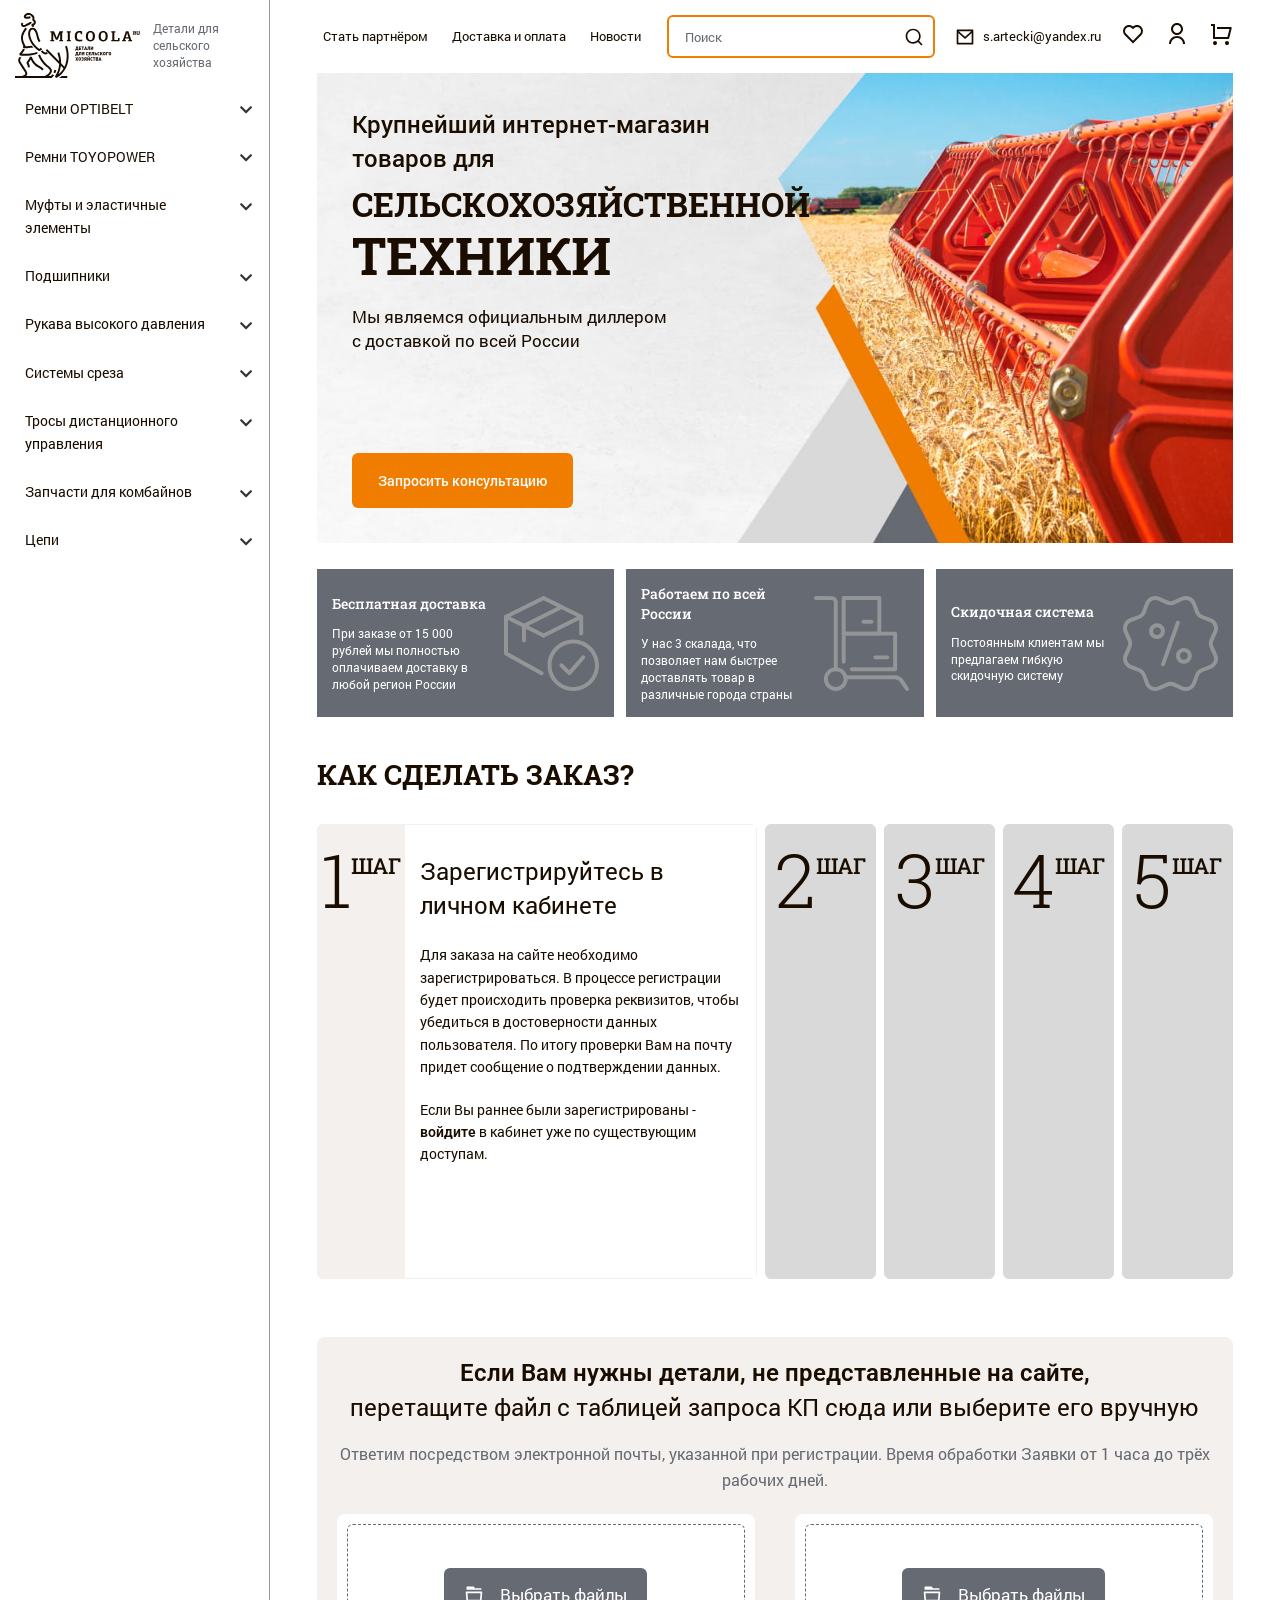
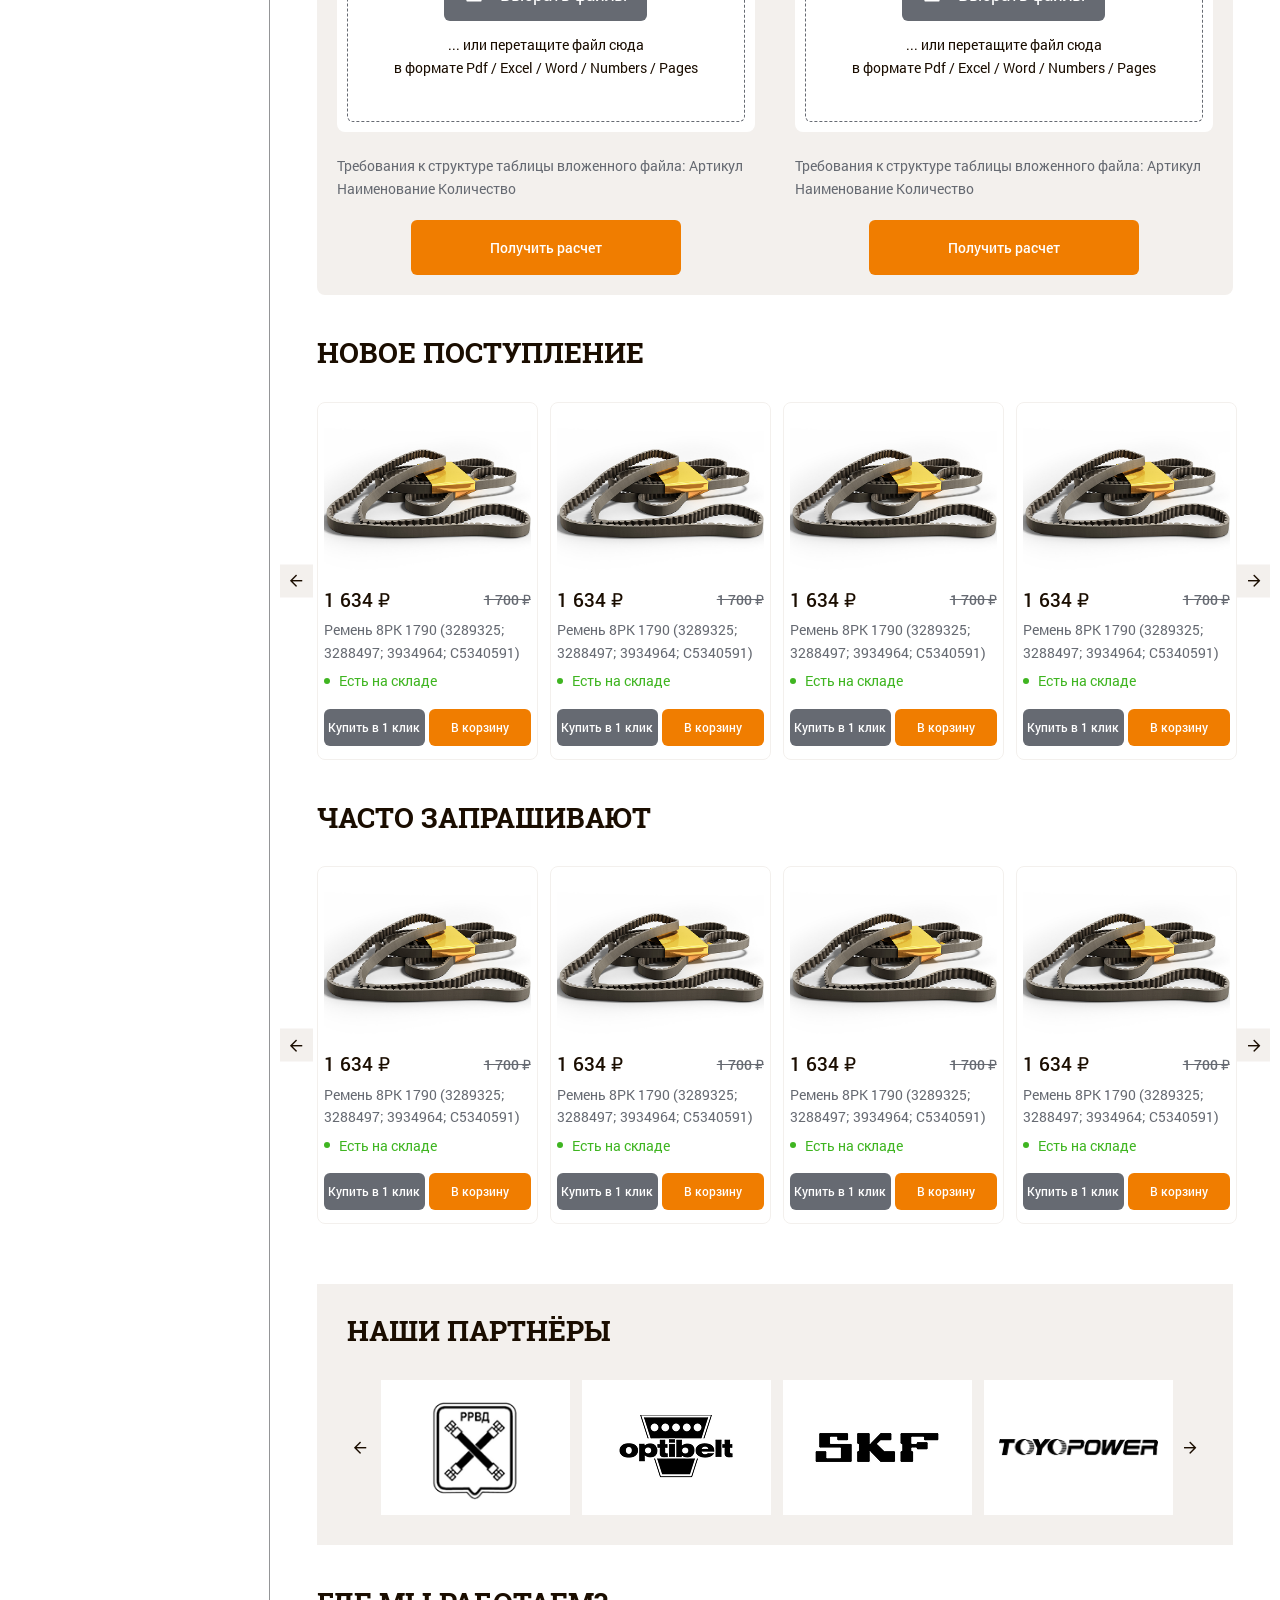
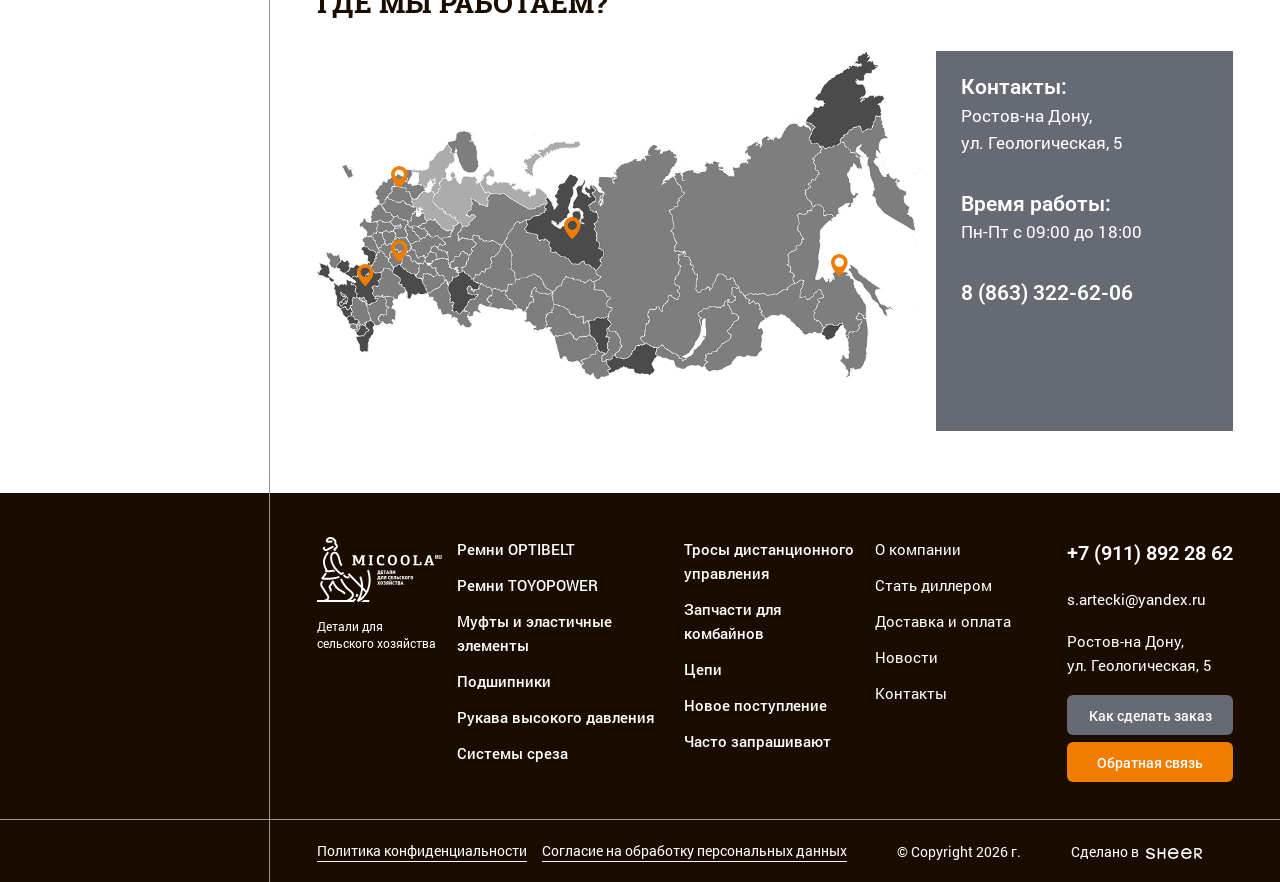
<file: index.html>
<!DOCTYPE html>
<!--[if lt IE 7]><html lang="ru" class="lt-ie9 lt-ie8 lt-ie7"><![endif]-->
<!--[if IE 7]><html lang="ru" class="lt-ie9 lt-ie8"><![endif]-->
<!--[if IE 8]><html lang="ru" class="lt-ie9"><![endif]-->
<!--[if gt IE 8]><!-->
<html lang="ru">
<!--<![endif]-->
<head>
	<meta charset="utf-8" />
	<title>Заголовок</title>
	<meta http-equiv="X-UA-Compatible" content="IE=edge" />
	<meta name="viewport" content="width=device-width, initial-scale=1, maximum-scale=1">
	<meta name="format-detection" content="telephone=no" />
	<link rel="shortcut icon" href="favicon.png" />
	<link rel="stylesheet" href="libs/bootstrap/bootstrap-grid.css" />
	<link rel="stylesheet" href="libs/fontawesome-free-5.12.0-web/css/all.min.css" />
	<link rel="stylesheet" href="libs/fancybox-master/dist/jquery.fancybox.min.css" />
	<link rel="stylesheet" href="libs/ion.rangeSlider-master/css/ion.rangeSlider.min.css" />
	<link rel="stylesheet" href="libs/slick-1.5.9/slick/slick.css" />
	<link rel="stylesheet" href="css/fonts.css?ver=1.5" />
	<link rel="stylesheet" href="css/main.css?ver=1.5" />
	<link rel="stylesheet" href="css/media.css?ver=1.5" />
</head>
<body> 

	<div class="wrapper">

		<div class="wrapper-page">

			<div class="fixed-buttons">
				<a href="#modal-login" class="fixed-buttons__btn fancybox">
					<svg width="24" height="24" viewBox="0 0 24 24" fill="none" xmlns="http://www.w3.org/2000/svg"><g clip-path="url(#clip0_2_392)"><path d="M4 22C4 19.8783 4.84285 17.8434 6.34315 16.3431C7.84344 14.8429 9.87827 14 12 14C14.1217 14 16.1566 14.8429 17.6569 16.3431C19.1571 17.8434 20 19.8783 20 22H18C18 20.4087 17.3679 18.8826 16.2426 17.7574C15.1174 16.6321 13.5913 16 12 16C10.4087 16 8.88258 16.6321 7.75736 17.7574C6.63214 18.8826 6 20.4087 6 22H4ZM12 13C8.685 13 6 10.315 6 7C6 3.685 8.685 1 12 1C15.315 1 18 3.685 18 7C18 10.315 15.315 13 12 13ZM12 11C14.21 11 16 9.21 16 7C16 4.79 14.21 3 12 3C9.79 3 8 4.79 8 7C8 9.21 9.79 11 12 11Z" fill="#1A0D00" /></g><defs><clipPath id="clip0_2_392"><rect width="24" height="24" fill="white" /></clipPath></defs></svg>
				</a>
				<div class="fixed-buttons__btn open-search">
					<svg width="24" height="24" viewBox="0 0 24 24" fill="none" xmlns="http://www.w3.org/2000/svg"><g clip-path="url(#clip0_3_35)"><path d="M18.031 16.617L22.314 20.899L20.899 22.314L16.617 18.031C15.0237 19.3082 13.042 20.0029 11 20C6.032 20 2 15.968 2 11C2 6.032 6.032 2 11 2C15.968 2 20 6.032 20 11C20.0029 13.042 19.3082 15.0237 18.031 16.617ZM16.025 15.875C17.2941 14.5699 18.0029 12.8204 18 11C18 7.132 14.867 4 11 4C7.132 4 4 7.132 4 11C4 14.867 7.132 18 11 18C12.8204 18.0029 14.5699 17.2941 15.875 16.025L16.025 15.875Z" fill="#1A0D00"></path></g><defs><clipPath id="clip0_3_35"><rect width="24" height="24" fill="white"></rect></clipPath></defs></svg>
					<i class="fal fa-times"></i>
				</div>
				<a href="#" class="fixed-buttons__btn">
					<svg width="24" height="24" viewBox="0 0 24 24" fill="none" xmlns="http://www.w3.org/2000/svg"><g clip-path="url(#clip0_2_411)"><path d="M12.001 4.529C14.35 2.42 17.98 2.49 20.243 4.757C22.505 7.025 22.583 10.637 20.479 12.993L11.999 21.485L3.52101 12.993C1.41701 10.637 1.49601 7.019 3.75701 4.757C6.02201 2.493 9.64501 2.417 12.001 4.529ZM18.827 6.17C17.327 4.668 14.907 4.607 13.337 6.017L12.002 7.215L10.666 6.018C9.09101 4.606 6.67601 4.668 5.17201 6.172C3.68201 7.662 3.60701 10.047 4.98001 11.623L12 18.654L19.02 11.624C20.394 10.047 20.319 7.665 18.827 6.17Z" fill="#1A0D00" /></g><defs><clipPath id="clip0_2_411"><rect width="24" height="24" fill="white" /></clipPath></defs></svg>
				</a>
				<a href="#" class="fixed-buttons__btn">
					<svg width="24" height="24" viewBox="0 0 24 24" fill="none" xmlns="http://www.w3.org/2000/svg"><g clip-path="url(#clip0_2_410)"><path d="M4 16V4H2V2H5C5.26522 2 5.51957 2.10536 5.70711 2.29289C5.89464 2.48043 6 2.73478 6 3V15H18.438L20.438 7H8V5H21.72C21.872 5 22.022 5.03466 22.1586 5.10134C22.2952 5.16801 22.4148 5.26495 22.5083 5.38479C22.6019 5.50462 22.6668 5.6442 22.6983 5.79291C22.7298 5.94162 22.7269 6.09555 22.69 6.243L20.19 16.243C20.1358 16.4592 20.011 16.6512 19.8352 16.7883C19.6595 16.9255 19.4429 17 19.22 17H5C4.73478 17 4.48043 16.8946 4.29289 16.7071C4.10536 16.5196 4 16.2652 4 16ZM6 23C5.46957 23 4.96086 22.7893 4.58579 22.4142C4.21071 22.0391 4 21.5304 4 21C4 20.4696 4.21071 19.9609 4.58579 19.5858C4.96086 19.2107 5.46957 19 6 19C6.53043 19 7.03914 19.2107 7.41421 19.5858C7.78929 19.9609 8 20.4696 8 21C8 21.5304 7.78929 22.0391 7.41421 22.4142C7.03914 22.7893 6.53043 23 6 23ZM18 23C17.4696 23 16.9609 22.7893 16.5858 22.4142C16.2107 22.0391 16 21.5304 16 21C16 20.4696 16.2107 19.9609 16.5858 19.5858C16.9609 19.2107 17.4696 19 18 19C18.5304 19 19.0391 19.2107 19.4142 19.5858C19.7893 19.9609 20 20.4696 20 21C20 21.5304 19.7893 22.0391 19.4142 22.4142C19.0391 22.7893 18.5304 23 18 23Z" fill="#1A0D00" /></g><defs><clipPath id="clip0_2_410"><rect width="24" height="24" fill="white" /></clipPath></defs></svg>
				</a>
			</div>

			<div class="sidebar">
				<div class="sidebar__content">
					<div class="logo-wrap">
						<a href="#" class="logo">
							<img src="img/logo.svg" alt="alt">
						</a>
						<div class="logo-descr">Детали для сельского хозяйства</div>
					</div>
					<nav class="nav">
						<ul class="nav__list">
							<li><a href="#">Стать партнёром</a></li>
							<li><a href="#">Доставка и оплата</a></li>
							<li><a href="#">Новости</a></li>
						</ul>
					</nav>
					<nav class="menu">
						<ul class="menu__list">
							<li class="menu__haschild">
								<a href="#">Ремни OPTIBELT</a>
								<div class="menu__arrow"><i class="fas fa-chevron-down"></i></div>
								<div class="menu__dropdown">
									<ul>
										<li><a href="#">Для импортной техники</a></li>
										<li><a href="#">Клиновой</a></li>
										<li><a href="#">Узкий клиновой</a></li>
										<li><a href="#">Вентиляторный</a></li>
										<li><a href="#">Вариаторный</a></li>
										<li><a href="#">Многоручьевой</a></li>
										<li><a href="#">Поликлиновой</a></li>
									</ul>
								</div>
							</li>
							<li class="menu__haschild">
								<a href="#">Ремни TOYOPOWER</a>
								<div class="menu__arrow"><i class="fas fa-chevron-down"></i></div>
								<div class="menu__dropdown">
									<ul>
										<li><a href="#">Для импортной техники</a></li>
										<li><a href="#">Клиновой</a></li>
										<li><a href="#">Узкий клиновой</a></li>
										<li><a href="#">Вентиляторный</a></li>
										<li><a href="#">Вариаторный</a></li>
										<li><a href="#">Многоручьевой</a></li>
										<li><a href="#">Поликлиновой</a></li>
									</ul>
								</div>
							</li>
							<li class="menu__haschild">
								<a href="#">Муфты и эластичные элементы</a>
								<div class="menu__arrow"><i class="fas fa-chevron-down"></i></div>
								<div class="menu__dropdown">
									<ul>
										<li><a href="#">Для импортной техники</a></li>
										<li><a href="#">Клиновой</a></li>
										<li><a href="#">Узкий клиновой</a></li>
										<li><a href="#">Вентиляторный</a></li>
										<li><a href="#">Вариаторный</a></li>
										<li><a href="#">Многоручьевой</a></li>
										<li><a href="#">Поликлиновой</a></li>
									</ul>
								</div>
							</li>
							<li class="menu__haschild">
								<a href="#">Подшипники</a>
								<div class="menu__arrow"><i class="fas fa-chevron-down"></i></div>
								<div class="menu__dropdown">
									<ul>
										<li><a href="#">Для импортной техники</a></li>
										<li><a href="#">Клиновой</a></li>
										<li><a href="#">Узкий клиновой</a></li>
										<li><a href="#">Вентиляторный</a></li>
										<li><a href="#">Вариаторный</a></li>
										<li><a href="#">Многоручьевой</a></li>
										<li><a href="#">Поликлиновой</a></li>
									</ul>
								</div>
							</li>
							<li class="menu__haschild">
								<a href="#">Рукава высокого давления</a>
								<div class="menu__arrow"><i class="fas fa-chevron-down"></i></div>
								<div class="menu__dropdown">
									<ul>
										<li><a href="#">Для импортной техники</a></li>
										<li><a href="#">Клиновой</a></li>
										<li><a href="#">Узкий клиновой</a></li>
										<li><a href="#">Вентиляторный</a></li>
										<li><a href="#">Вариаторный</a></li>
										<li><a href="#">Многоручьевой</a></li>
										<li><a href="#">Поликлиновой</a></li>
									</ul>
								</div>
							</li>
							<li class="menu__haschild">
								<a href="#">Системы среза</a>
								<div class="menu__arrow"><i class="fas fa-chevron-down"></i></div>
								<div class="menu__dropdown">
									<ul>
										<li><a href="#">Для импортной техники</a></li>
										<li><a href="#">Клиновой</a></li>
										<li><a href="#">Узкий клиновой</a></li>
										<li><a href="#">Вентиляторный</a></li>
										<li><a href="#">Вариаторный</a></li>
										<li><a href="#">Многоручьевой</a></li>
										<li><a href="#">Поликлиновой</a></li>
									</ul>
								</div>
							</li>
							<li class="menu__haschild">
								<a href="#">Тросы дистанционного управления</a>
								<div class="menu__arrow"><i class="fas fa-chevron-down"></i></div>
								<div class="menu__dropdown">
									<ul>
										<li><a href="#">Для импортной техники</a></li>
										<li><a href="#">Клиновой</a></li>
										<li><a href="#">Узкий клиновой</a></li>
										<li><a href="#">Вентиляторный</a></li>
										<li><a href="#">Вариаторный</a></li>
										<li><a href="#">Многоручьевой</a></li>
										<li><a href="#">Поликлиновой</a></li>
									</ul>
								</div>
							</li>
							<li class="menu__haschild">
								<a href="#">Запчасти для комбайнов</a>
								<div class="menu__arrow"><i class="fas fa-chevron-down"></i></div>
								<div class="menu__dropdown">
									<ul>
										<li><a href="#">Для импортной техники</a></li>
										<li><a href="#">Клиновой</a></li>
										<li><a href="#">Узкий клиновой</a></li>
										<li><a href="#">Вентиляторный</a></li>
										<li><a href="#">Вариаторный</a></li>
										<li><a href="#">Многоручьевой</a></li>
										<li><a href="#">Поликлиновой</a></li>
									</ul>
								</div>
							</li>
							<li class="menu__haschild">
								<a href="#">Цепи</a>
								<div class="menu__arrow"><i class="fas fa-chevron-down"></i></div>
								<div class="menu__dropdown">
									<ul>
										<li><a href="#">Для импортной техники</a></li>
										<li><a href="#">Клиновой</a></li>
										<li><a href="#">Узкий клиновой</a></li>
										<li><a href="#">Вентиляторный</a></li>
										<li><a href="#">Вариаторный</a></li>
										<li><a href="#">Многоручьевой</a></li>
										<li><a href="#">Поликлиновой</a></li>
									</ul>
								</div>
							</li>
						</ul>
					</nav>
				</div>
			</div>
			<div class="menu-overlay"></div>
			<div class="search-overlay"></div>

			<div class="content">

				<header class="header">
					<div class="container">
						<div class="header__wrapper">
							<div class="logo-wrap">
								<a href="#" class="logo">
									<img src="img/logo.svg" alt="alt">
								</a>
								<div class="logo-descr">Детали для сельского хозяйства</div>
							</div>
							<nav class="nav">
								<ul class="nav__list">
									<li><a href="#">Стать партнёром</a></li>
									<li><a href="#">Доставка и оплата</a></li>
									<li><a href="#">Новости</a></li>
								</ul>
							</nav>
							<div class="search-main">
								<form>
									<input type="text" placeholder="Поиск" required>
									<button class="search-main__btn"><svg width="24" height="24" viewBox="0 0 24 24" fill="none" xmlns="http://www.w3.org/2000/svg"><g clip-path="url(#clip0_3_35)"><path d="M18.031 16.617L22.314 20.899L20.899 22.314L16.617 18.031C15.0237 19.3082 13.042 20.0029 11 20C6.032 20 2 15.968 2 11C2 6.032 6.032 2 11 2C15.968 2 20 6.032 20 11C20.0029 13.042 19.3082 15.0237 18.031 16.617ZM16.025 15.875C17.2941 14.5699 18.0029 12.8204 18 11C18 7.132 14.867 4 11 4C7.132 4 4 7.132 4 11C4 14.867 7.132 18 11 18C12.8204 18.0029 14.5699 17.2941 15.875 16.025L16.025 15.875Z" fill="#1A0D00" /></g><defs><clipPath id="clip0_3_35"><rect width="24" height="24" fill="white" /></clipPath></defs></svg></button>
								</form>
							</div>
							<a href="mailto:s.artecki@yandex.ru" class="link-email">
								<svg width="24" height="24" viewBox="0 0 24 24" fill="none" xmlns="http://www.w3.org/2000/svg"><g clip-path="url(#clip0_6_130)"><path d="M3 3H21C21.2652 3 21.5196 3.10536 21.7071 3.29289C21.8946 3.48043 22 3.73478 22 4V20C22 20.2652 21.8946 20.5196 21.7071 20.7071C21.5196 20.8946 21.2652 21 21 21H3C2.73478 21 2.48043 20.8946 2.29289 20.7071C2.10536 20.5196 2 20.2652 2 20V4C2 3.73478 2.10536 3.48043 2.29289 3.29289C2.48043 3.10536 2.73478 3 3 3ZM20 7.238L12.072 14.338L4 7.216V19H20V7.238ZM4.511 5L12.061 11.662L19.502 5H4.511Z" fill="#1A0D00" /></g><defs><clipPath id="clip0_6_130"><rect width="24" height="24" fill="white" /></clipPath></defs></svg>
								s.artecki@yandex.ru
							</a>
							<a href="#" class="header__btn">
								<svg width="24" height="24" viewBox="0 0 24 24" fill="none" xmlns="http://www.w3.org/2000/svg"><g clip-path="url(#clip0_2_411)"><path d="M12.001 4.529C14.35 2.42 17.98 2.49 20.243 4.757C22.505 7.025 22.583 10.637 20.479 12.993L11.999 21.485L3.52101 12.993C1.41701 10.637 1.49601 7.019 3.75701 4.757C6.02201 2.493 9.64501 2.417 12.001 4.529ZM18.827 6.17C17.327 4.668 14.907 4.607 13.337 6.017L12.002 7.215L10.666 6.018C9.09101 4.606 6.67601 4.668 5.17201 6.172C3.68201 7.662 3.60701 10.047 4.98001 11.623L12 18.654L19.02 11.624C20.394 10.047 20.319 7.665 18.827 6.17Z" fill="#1A0D00" /></g><defs><clipPath id="clip0_2_411"><rect width="24" height="24" fill="white" /></clipPath></defs></svg>
							</a>
							<a href="#modal-login" class="header__btn fancybox">
								<svg width="24" height="24" viewBox="0 0 24 24" fill="none" xmlns="http://www.w3.org/2000/svg"><g clip-path="url(#clip0_2_392)"><path d="M4 22C4 19.8783 4.84285 17.8434 6.34315 16.3431C7.84344 14.8429 9.87827 14 12 14C14.1217 14 16.1566 14.8429 17.6569 16.3431C19.1571 17.8434 20 19.8783 20 22H18C18 20.4087 17.3679 18.8826 16.2426 17.7574C15.1174 16.6321 13.5913 16 12 16C10.4087 16 8.88258 16.6321 7.75736 17.7574C6.63214 18.8826 6 20.4087 6 22H4ZM12 13C8.685 13 6 10.315 6 7C6 3.685 8.685 1 12 1C15.315 1 18 3.685 18 7C18 10.315 15.315 13 12 13ZM12 11C14.21 11 16 9.21 16 7C16 4.79 14.21 3 12 3C9.79 3 8 4.79 8 7C8 9.21 9.79 11 12 11Z" fill="#1A0D00" /></g><defs><clipPath id="clip0_2_392"><rect width="24" height="24" fill="white" /></clipPath></defs></svg>
							</a>
							<a href="#" class="header__btn">
								<svg width="24" height="24" viewBox="0 0 24 24" fill="none" xmlns="http://www.w3.org/2000/svg"><g clip-path="url(#clip0_2_410)"><path d="M4 16V4H2V2H5C5.26522 2 5.51957 2.10536 5.70711 2.29289C5.89464 2.48043 6 2.73478 6 3V15H18.438L20.438 7H8V5H21.72C21.872 5 22.022 5.03466 22.1586 5.10134C22.2952 5.16801 22.4148 5.26495 22.5083 5.38479C22.6019 5.50462 22.6668 5.6442 22.6983 5.79291C22.7298 5.94162 22.7269 6.09555 22.69 6.243L20.19 16.243C20.1358 16.4592 20.011 16.6512 19.8352 16.7883C19.6595 16.9255 19.4429 17 19.22 17H5C4.73478 17 4.48043 16.8946 4.29289 16.7071C4.10536 16.5196 4 16.2652 4 16ZM6 23C5.46957 23 4.96086 22.7893 4.58579 22.4142C4.21071 22.0391 4 21.5304 4 21C4 20.4696 4.21071 19.9609 4.58579 19.5858C4.96086 19.2107 5.46957 19 6 19C6.53043 19 7.03914 19.2107 7.41421 19.5858C7.78929 19.9609 8 20.4696 8 21C8 21.5304 7.78929 22.0391 7.41421 22.4142C7.03914 22.7893 6.53043 23 6 23ZM18 23C17.4696 23 16.9609 22.7893 16.5858 22.4142C16.2107 22.0391 16 21.5304 16 21C16 20.4696 16.2107 19.9609 16.5858 19.5858C16.9609 19.2107 17.4696 19 18 19C18.5304 19 19.0391 19.2107 19.4142 19.5858C19.7893 19.9609 20 20.4696 20 21C20 21.5304 19.7893 22.0391 19.4142 22.4142C19.0391 22.7893 18.5304 23 18 23Z" fill="#1A0D00" /></g><defs><clipPath id="clip0_2_410"><rect width="24" height="24" fill="white" /></clipPath></defs></svg>
							</a>
							<a href="tel:+79118922862" class="phone-mobile"><i class="fas fa-phone-alt"></i></a>
							<div class="sandwich">
								<div class="sw-topper"></div>
								<div class="sw-bottom"></div>
								<div class="sw-footer"></div>
							</div>
						</div>
					</div>
				</header>

				<section class="billbord">
					<div class="container">
						<div class="billbord__main">
							<div class="billbord__subtitle">Крупнейший интернет-магазин товаров для</div>
							<h1 class="billbord__title">сельскохозяйственной <strong>техники</strong></h1>
							<div class="billbord__descr">Мы являемся официальным диллером с доставкой по всей России</div>
							<a href="#" class="btn-main">Запросить консультацию</a>
						</div>
						<div class="advantages">
							<div class="row row--main">
								<div class="col-lg-4">
									<div class="advantages__item">
										<div class="advantages__content">
											<div class="advantages__title">Бесплатная доставка</div>
											<div class="advantages__text">
												<p>При заказе от 15 000  рублей мы полностью оплачиваем доставку в любой регион России</p>
											</div>
										</div>
										<div class="advantages__icon">
											<img src="img/ic_avd1.svg" alt="alt">
										</div>
									</div>
								</div>
								<div class="col-lg-4">
									<div class="advantages__item">
										<div class="advantages__content">
											<div class="advantages__title">Работаем по всей России</div>
											<div class="advantages__text">
												<p>У нас 3 скалада, что позволяет нам быстрее доставлять товар в различные города страны</p>
											</div>
										</div>
										<div class="advantages__icon">
											<img src="img/ic_avd2.svg" alt="alt">
										</div>
									</div>
								</div>
								<div class="col-lg-4">
									<div class="advantages__item">
										<div class="advantages__content">
											<div class="advantages__title">Скидочная система</div>
											<div class="advantages__text">
												<p>Постоянным клиентам мы предлагаем гибкую скидочную систему</p>
											</div>
										</div>
										<div class="advantages__icon">
											<img src="img/ic_avd3.svg" alt="alt">
										</div>
									</div>
								</div>
							</div>
						</div>
					</div>
				</section>

				<section class="steps">
					<div class="container">
						<h2 class="title-section">Как сделать заказ?</h2>
						<div class="slider-accordion">
							<div class="item-accordion active">
								<div class="item-accordion__head">
									<div class="item-accordion__count">1</div>
									<div class="item-accordion__subtitle">шаг</div>
								</div>
								<div class="item-accordion__content">
									<div class="item-accordion__inner">
										<div class="title-middle">Зарегистрируйтесь в личном кабинете</div>
										<p>Для заказа на сайте необходимо зарегистрироваться. В процессе регистрации будет происходить проверка реквизитов, чтобы убедиться в достоверности данных пользователя. По итогу проверки Вам на почту придет сообщение о подтверждении данных. </p>
										<p>Если Вы раннее были зарегистрированы - <a href="#">войдите</a> в кабинет уже по существующим доступам.</p>
									</div>
								</div>
							</div>
							<div class="item-accordion">
								<div class="item-accordion__head">
									<div class="item-accordion__count">2</div>
									<div class="item-accordion__subtitle">шаг</div>
								</div>
								<div class="item-accordion__content">
									<div class="item-accordion__inner">
										<div class="title-middle">Зарегистрируйтесь в личном кабинете</div>
										<p>Для заказа на сайте необходимо зарегистрироваться. В процессе регистрации будет происходить проверка реквизитов, чтобы убедиться в достоверности данных пользователя. По итогу проверки Вам на почту придет сообщение о подтверждении данных. </p>
										<p>Если Вы раннее были зарегистрированы - войдите в кабинет уже по существующим доступам.</p>
									</div>
								</div>
							</div>
							<div class="item-accordion">
								<div class="item-accordion__head">
									<div class="item-accordion__count">3</div>
									<div class="item-accordion__subtitle">шаг</div>
								</div>
								<div class="item-accordion__content">
									<div class="item-accordion__inner">
										<div class="title-middle">Зарегистрируйтесь в личном кабинете</div>
										<p>Для заказа на сайте необходимо зарегистрироваться. В процессе регистрации будет происходить проверка реквизитов, чтобы убедиться в достоверности данных пользователя. По итогу проверки Вам на почту придет сообщение о подтверждении данных. </p>
										<p>Если Вы раннее были зарегистрированы - войдите в кабинет уже по существующим доступам.</p>
									</div>
								</div>
							</div>
							<div class="item-accordion">
								<div class="item-accordion__head">
									<div class="item-accordion__count">4</div>
									<div class="item-accordion__subtitle">шаг</div>
								</div>
								<div class="item-accordion__content">
									<div class="item-accordion__inner">
										<div class="title-middle">Зарегистрируйтесь в личном кабинете</div>
										<p>Для заказа на сайте необходимо зарегистрироваться. В процессе регистрации будет происходить проверка реквизитов, чтобы убедиться в достоверности данных пользователя. По итогу проверки Вам на почту придет сообщение о подтверждении данных. </p>
										<p>Если Вы раннее были зарегистрированы - войдите в кабинет уже по существующим доступам.</p>
									</div>
								</div>
							</div>
							<div class="item-accordion">
								<div class="item-accordion__head">
									<div class="item-accordion__count">5</div>
									<div class="item-accordion__subtitle">шаг</div>
								</div>
								<div class="item-accordion__content">
									<div class="item-accordion__inner">
										<div class="title-middle">Ваш заказ будет успешно доставлен </div>
										<p>Для заказа на сайте необходимо зарегистрироваться. В процессе регистрации будет происходить проверка реквизитов, чтобы убедиться в достоверности данных пользователя. По итогу проверки Вам на почту придет сообщение о подтверждении данных.  </p>
										<p>Если Вы раннее были зарегистрированы - войдите в кабинет уже по существующим доступам.</p>
									</div>
								</div>
							</div>
						</div>
					</div>
				</section>

				<section class="calculation">
					<div class="container">
						<div class="calculation__main">
							<h2 class="title-middle"><strong>Если Вам нужны детали, не представленные на сайте,</strong> перетащите файл с таблицей запроса КП сюда или выберите его вручную</h2>
							<div class="calculation__descr">Ответим посредством электронной почты, указанной при регистрации. Время обработки Заявки от 1 часа до трёх рабочих дней.</div>
							<div class="row row--calculation">
								<div class="col-lg-6">
									<div class="file-upload">
										<label>
											<input type="file" name="file">
											<div class="file-upload__content">
												<div class="file-upload__btn">
													<svg width="24" height="24" viewBox="0 0 24 24" fill="none" xmlns="http://www.w3.org/2000/svg"><g clip-path="url(#clip0_33_181)"><path d="M3.087 9H20.913C21.0514 8.99994 21.1882 9.02859 21.3149 9.08413C21.4416 9.13968 21.5555 9.22092 21.6492 9.32271C21.7429 9.4245 21.8144 9.54463 21.8593 9.67549C21.9042 9.80636 21.9215 9.94512 21.91 10.083L21.076 20.083C21.0552 20.3329 20.9413 20.5658 20.7568 20.7357C20.5723 20.9055 20.3308 20.9999 20.08 21H3.92C3.66925 20.9999 3.42769 20.9055 3.24322 20.7357C3.05874 20.5658 2.94481 20.3329 2.924 20.083L2.09 10.083C2.07851 9.94512 2.09577 9.80636 2.14066 9.67549C2.18556 9.54463 2.25713 9.4245 2.35083 9.32271C2.44454 9.22092 2.55835 9.13968 2.68507 9.08413C2.81178 9.02859 2.94864 8.99994 3.087 9ZM4.84 19H19.16L19.826 11H4.174L4.84 19ZM13.414 5H20C20.2652 5 20.5196 5.10536 20.7071 5.29289C20.8946 5.48043 21 5.73478 21 6V7H3V4C3 3.73478 3.10536 3.48043 3.29289 3.29289C3.48043 3.10536 3.73478 3 4 3H11.414L13.414 5Z" fill="white" /></g><defs><clipPath id="clip0_33_181"><rect width="24" height="24" fill="white" /></clipPath></defs></svg>
													Выбрать файлы
												</div>
												<div class="file-upload__descr">... или перетащите файл сюда <br>в формате Pdf / Excel / Word / Numbers / Pages</div>
											</div>
										</label>
										<div class="name-upload"></div>
									</div>
									<div class="descr-upload">Требования к структуре таблицы вложенного файла: Артикул Наименование Количество</div>
									<div class="calculation__button">
										<a href="#" class="btn-main">Получить расчет</a>
									</div>
								</div>
								<div class="col-lg-6">
									<div class="file-upload">
										<label>
											<input type="file" name="file">
											<div class="file-upload__content">
												<div class="file-upload__btn">
													<svg width="24" height="24" viewBox="0 0 24 24" fill="none" xmlns="http://www.w3.org/2000/svg"><g clip-path="url(#clip0_33_181)"><path d="M3.087 9H20.913C21.0514 8.99994 21.1882 9.02859 21.3149 9.08413C21.4416 9.13968 21.5555 9.22092 21.6492 9.32271C21.7429 9.4245 21.8144 9.54463 21.8593 9.67549C21.9042 9.80636 21.9215 9.94512 21.91 10.083L21.076 20.083C21.0552 20.3329 20.9413 20.5658 20.7568 20.7357C20.5723 20.9055 20.3308 20.9999 20.08 21H3.92C3.66925 20.9999 3.42769 20.9055 3.24322 20.7357C3.05874 20.5658 2.94481 20.3329 2.924 20.083L2.09 10.083C2.07851 9.94512 2.09577 9.80636 2.14066 9.67549C2.18556 9.54463 2.25713 9.4245 2.35083 9.32271C2.44454 9.22092 2.55835 9.13968 2.68507 9.08413C2.81178 9.02859 2.94864 8.99994 3.087 9ZM4.84 19H19.16L19.826 11H4.174L4.84 19ZM13.414 5H20C20.2652 5 20.5196 5.10536 20.7071 5.29289C20.8946 5.48043 21 5.73478 21 6V7H3V4C3 3.73478 3.10536 3.48043 3.29289 3.29289C3.48043 3.10536 3.73478 3 4 3H11.414L13.414 5Z" fill="white" /></g><defs><clipPath id="clip0_33_181"><rect width="24" height="24" fill="white" /></clipPath></defs></svg>
													Выбрать файлы
												</div>
												<div class="file-upload__descr">... или перетащите файл сюда <br>в формате Pdf / Excel / Word / Numbers / Pages</div>
											</div>
										</label>
										<div class="name-upload"></div>
									</div>
									<div class="descr-upload">Требования к структуре таблицы вложенного файла: Артикул Наименование Количество</div>
									<div class="calculation__button">
										<a href="#" class="btn-main">Получить расчет</a>
									</div>
								</div>
							</div>
						</div>
					</div>
				</section>

				<section class="catalog">
					<div class="container">
						<h2 class="title-section">новое поступление</h2>
						<div class="slider-catalog">
							<div>
								<div class="item-catalog">
									<div class="btn-favorite"><i class="far fa-heart"></i></div>
									<a href="#" class="item-catalog__image">
										<img src="img/catalog1.jpg" alt="alt">
									</a>
									<div class="item-catalog__content">
										<div class="item-catalog__prices">
											<div class="price-main">1 634 ₽</div>
											<div class="price-old">1 700 ₽</div>
										</div>
										<a href="#" class="item-catalog__title">Ремень 8PK 1790 (3289325; 3288497; 3934964; С5340591)</a>
										<div class="available">Есть на складе</div>
										<div class="item-catalog__buttons">
											<a href="#" class="btn-main btn-main--page">Купить в 1 клик</a>
											<a href="#" class="btn-main">В корзину</a>
										</div>
									</div>
								</div>
							</div>
							<div>
								<div class="item-catalog">
									<div class="btn-favorite"><i class="far fa-heart"></i></div>
									<a href="#" class="item-catalog__image">
										<img src="img/catalog1.jpg" alt="alt">
									</a>
									<div class="item-catalog__content">
										<div class="item-catalog__prices">
											<div class="price-main">1 634 ₽</div>
											<div class="price-old">1 700 ₽</div>
										</div>
										<a href="#" class="item-catalog__title">Ремень 8PK 1790 (3289325; 3288497; 3934964; С5340591)</a>
										<div class="available">Есть на складе</div>
										<div class="item-catalog__buttons">
											<a href="#" class="btn-main btn-main--page">Купить в 1 клик</a>
											<a href="#" class="btn-main">В корзину</a>
										</div>
									</div>
								</div>
							</div>
							<div>
								<div class="item-catalog">
									<div class="btn-favorite"><i class="far fa-heart"></i></div>
									<a href="#" class="item-catalog__image">
										<img src="img/catalog1.jpg" alt="alt">
									</a>
									<div class="item-catalog__content">
										<div class="item-catalog__prices">
											<div class="price-main">1 634 ₽</div>
											<div class="price-old">1 700 ₽</div>
										</div>
										<a href="#" class="item-catalog__title">Ремень 8PK 1790 (3289325; 3288497; 3934964; С5340591)</a>
										<div class="available">Есть на складе</div>
										<div class="item-catalog__buttons">
											<a href="#" class="btn-main btn-main--page">Купить в 1 клик</a>
											<a href="#" class="btn-main">В корзину</a>
										</div>
									</div>
								</div>
							</div>
							<div>
								<div class="item-catalog">
									<div class="btn-favorite"><i class="far fa-heart"></i></div>
									<a href="#" class="item-catalog__image">
										<img src="img/catalog1.jpg" alt="alt">
									</a>
									<div class="item-catalog__content">
										<div class="item-catalog__prices">
											<div class="price-main">1 634 ₽</div>
											<div class="price-old">1 700 ₽</div>
										</div>
										<a href="#" class="item-catalog__title">Ремень 8PK 1790 (3289325; 3288497; 3934964; С5340591)</a>
										<div class="available">Есть на складе</div>
										<div class="item-catalog__buttons">
											<a href="#" class="btn-main btn-main--page">Купить в 1 клик</a>
											<a href="#" class="btn-main">В корзину</a>
										</div>
									</div>
								</div>
							</div>
							<div>
								<div class="item-catalog">
									<div class="btn-favorite"><i class="far fa-heart"></i></div>
									<a href="#" class="item-catalog__image">
										<img src="img/catalog1.jpg" alt="alt">
									</a>
									<div class="item-catalog__content">
										<div class="item-catalog__prices">
											<div class="price-main">1 634 ₽</div>
											<div class="price-old">1 700 ₽</div>
										</div>
										<a href="#" class="item-catalog__title">Ремень 8PK 1790 (3289325; 3288497; 3934964; С5340591)</a>
										<div class="available">Есть на складе</div>
										<div class="item-catalog__buttons">
											<a href="#" class="btn-main btn-main--page">Купить в 1 клик</a>
											<a href="#" class="btn-main">В корзину</a>
										</div>
									</div>
								</div>
							</div>
							<div>
								<div class="item-catalog">
									<div class="btn-favorite"><i class="far fa-heart"></i></div>
									<a href="#" class="item-catalog__image">
										<img src="img/catalog1.jpg" alt="alt">
									</a>
									<div class="item-catalog__content">
										<div class="item-catalog__prices">
											<div class="price-main">1 634 ₽</div>
											<div class="price-old">1 700 ₽</div>
										</div>
										<a href="#" class="item-catalog__title">Ремень 8PK 1790 (3289325; 3288497; 3934964; С5340591)</a>
										<div class="available">Есть на складе</div>
										<div class="item-catalog__buttons">
											<a href="#" class="btn-main btn-main--page">Купить в 1 клик</a>
											<a href="#" class="btn-main">В корзину</a>
										</div>
									</div>
								</div>
							</div>
						</div>
					</div>
				</section>

				<section class="catalog">
					<div class="container">
						<h2 class="title-section">Часто запрашивают</h2>
						<div class="slider-catalog">
							<div>
								<div class="item-catalog">
									<div class="btn-favorite"><i class="far fa-heart"></i></div>
									<a href="#" class="item-catalog__image">
										<img src="img/catalog1.jpg" alt="alt">
									</a>
									<div class="item-catalog__content">
										<div class="item-catalog__prices">
											<div class="price-main">1 634 ₽</div>
											<div class="price-old">1 700 ₽</div>
										</div>
										<a href="#" class="item-catalog__title">Ремень 8PK 1790 (3289325; 3288497; 3934964; С5340591)</a>
										<div class="available">Есть на складе</div>
										<div class="item-catalog__buttons">
											<a href="#" class="btn-main btn-main--page">Купить в 1 клик</a>
											<a href="#" class="btn-main">В корзину</a>
										</div>
									</div>
								</div>
							</div>
							<div>
								<div class="item-catalog">
									<div class="btn-favorite"><i class="far fa-heart"></i></div>
									<a href="#" class="item-catalog__image">
										<img src="img/catalog1.jpg" alt="alt">
									</a>
									<div class="item-catalog__content">
										<div class="item-catalog__prices">
											<div class="price-main">1 634 ₽</div>
											<div class="price-old">1 700 ₽</div>
										</div>
										<a href="#" class="item-catalog__title">Ремень 8PK 1790 (3289325; 3288497; 3934964; С5340591)</a>
										<div class="available">Есть на складе</div>
										<div class="item-catalog__buttons">
											<a href="#" class="btn-main btn-main--page">Купить в 1 клик</a>
											<a href="#" class="btn-main">В корзину</a>
										</div>
									</div>
								</div>
							</div>
							<div>
								<div class="item-catalog">
									<div class="btn-favorite"><i class="far fa-heart"></i></div>
									<a href="#" class="item-catalog__image">
										<img src="img/catalog1.jpg" alt="alt">
									</a>
									<div class="item-catalog__content">
										<div class="item-catalog__prices">
											<div class="price-main">1 634 ₽</div>
											<div class="price-old">1 700 ₽</div>
										</div>
										<a href="#" class="item-catalog__title">Ремень 8PK 1790 (3289325; 3288497; 3934964; С5340591)</a>
										<div class="available">Есть на складе</div>
										<div class="item-catalog__buttons">
											<a href="#" class="btn-main btn-main--page">Купить в 1 клик</a>
											<a href="#" class="btn-main">В корзину</a>
										</div>
									</div>
								</div>
							</div>
							<div>
								<div class="item-catalog">
									<div class="btn-favorite"><i class="far fa-heart"></i></div>
									<a href="#" class="item-catalog__image">
										<img src="img/catalog1.jpg" alt="alt">
									</a>
									<div class="item-catalog__content">
										<div class="item-catalog__prices">
											<div class="price-main">1 634 ₽</div>
											<div class="price-old">1 700 ₽</div>
										</div>
										<a href="#" class="item-catalog__title">Ремень 8PK 1790 (3289325; 3288497; 3934964; С5340591)</a>
										<div class="available">Есть на складе</div>
										<div class="item-catalog__buttons">
											<a href="#" class="btn-main btn-main--page">Купить в 1 клик</a>
											<a href="#" class="btn-main">В корзину</a>
										</div>
									</div>
								</div>
							</div>
							<div>
								<div class="item-catalog">
									<div class="btn-favorite"><i class="far fa-heart"></i></div>
									<a href="#" class="item-catalog__image">
										<img src="img/catalog1.jpg" alt="alt">
									</a>
									<div class="item-catalog__content">
										<div class="item-catalog__prices">
											<div class="price-main">1 634 ₽</div>
											<div class="price-old">1 700 ₽</div>
										</div>
										<a href="#" class="item-catalog__title">Ремень 8PK 1790 (3289325; 3288497; 3934964; С5340591)</a>
										<div class="available">Есть на складе</div>
										<div class="item-catalog__buttons">
											<a href="#" class="btn-main btn-main--page">Купить в 1 клик</a>
											<a href="#" class="btn-main">В корзину</a>
										</div>
									</div>
								</div>
							</div>
							<div>
								<div class="item-catalog">
									<div class="btn-favorite"><i class="far fa-heart"></i></div>
									<a href="#" class="item-catalog__image">
										<img src="img/catalog1.jpg" alt="alt">
									</a>
									<div class="item-catalog__content">
										<div class="item-catalog__prices">
											<div class="price-main">1 634 ₽</div>
											<div class="price-old">1 700 ₽</div>
										</div>
										<a href="#" class="item-catalog__title">Ремень 8PK 1790 (3289325; 3288497; 3934964; С5340591)</a>
										<div class="available">Есть на складе</div>
										<div class="item-catalog__buttons">
											<a href="#" class="btn-main btn-main--page">Купить в 1 клик</a>
											<a href="#" class="btn-main">В корзину</a>
										</div>
									</div>
								</div>
							</div>
						</div>
					</div>
				</section>

				<section class="partners">
					<div class="container">
						<div class="partners__main">
							<h2 class="title-section">Наши партнёры</h2>
							<div class="slider-partners">
								<div>
									<div class="item-partner">
										<img src="img/partner1.png" alt="alt">
									</div>
								</div>
								<div>
									<div class="item-partner">
										<img src="img/partner2.png" alt="alt">
									</div>
								</div>
								<div>
									<div class="item-partner">
										<img src="img/partner3.png" alt="alt">
									</div>
								</div>
								<div>
									<div class="item-partner">
										<img src="img/partner4.png" alt="alt">
									</div>
								</div>
								<div>
									<div class="item-partner">
										<img src="img/partner1.png" alt="alt">
									</div>
								</div>
								<div>
									<div class="item-partner">
										<img src="img/partner2.png" alt="alt">
									</div>
								</div>
								<div>
									<div class="item-partner">
										<img src="img/partner3.png" alt="alt">
									</div>
								</div>
								<div>
									<div class="item-partner">
										<img src="img/partner4.png" alt="alt">
									</div>
								</div>
							</div>
						</div>
					</div>
				</section>

				<section class="contacts">
					<div class="container">
						<h2 class="title-section">Где мы работаем?</h2>
						<div class="row">
							<div class="col-lg-8">
								<div class="map-contacts">
									<img src="img/map.png" alt="alt">
									<div class="pin pin--1" data-tab="1"></div>
									<div class="pin pin--2" data-tab="2"></div>
									<div class="pin pin--3" data-tab="3"></div>
									<div class="pin pin--4" data-tab="4"></div>
									<div class="pin pin--5" data-tab="5"></div>
								</div>
							</div>
							<div class="col-lg-4">
								<div class="contacts__main">
									<div class="contacts__main-tab" data-tab="1">
										<div class="contacts__item">
											<div class="contacts__title">Контакты:</div>
											<p>Ростов-на Дону, <br>ул. Геологическая, 5</p>
										</div>
										<div class="contacts__item">
											<div class="contacts__title">Время работы:</div>
											<p>Пн-Пт с 09:00 до 18:00</p>
										</div>
										<div class="contacts__item">
											<div class="contacts__title"><a href="tel:88633226206">8 (863) 322-62-06</a></div>
										</div>
									</div>
									<div class="contacts__main-tab" data-tab="2">
										<div class="contacts__item">
											<div class="contacts__title">Контакты:</div>
											<p>Ростов-на Дону, <br>ул. Геологическая, 5</p>
										</div>
										<div class="contacts__item">
											<div class="contacts__title">Время работы:</div>
											<p>Пн-Пт с 09:00 до 18:00</p>
										</div>
										<div class="contacts__item">
											<div class="contacts__title"><a href="tel:88633226206">8 (863) 322-62-06</a></div>
										</div>
									</div>
									<div class="contacts__main-tab" data-tab="3">
										<div class="contacts__item">
											<div class="contacts__title">Контакты:</div>
											<p>Ростов-на Дону, <br>ул. Геологическая, 5</p>
										</div>
										<div class="contacts__item">
											<div class="contacts__title">Время работы:</div>
											<p>Пн-Пт с 09:00 до 18:00</p>
										</div>
										<div class="contacts__item">
											<div class="contacts__title"><a href="tel:88633226206">8 (863) 322-62-06</a></div>
										</div>
									</div>
									<div class="contacts__main-tab" data-tab="4">
										<div class="contacts__item">
											<div class="contacts__title">Контакты:</div>
											<p>Ростов-на Дону, <br>ул. Геологическая, 5</p>
										</div>
										<div class="contacts__item">
											<div class="contacts__title">Время работы:</div>
											<p>Пн-Пт с 09:00 до 18:00</p>
										</div>
										<div class="contacts__item">
											<div class="contacts__title"><a href="tel:88633226206">8 (863) 322-62-06</a></div>
										</div>
									</div>
									<div class="contacts__main-tab" data-tab="5">
										<div class="contacts__item">
											<div class="contacts__title">Контакты:</div>
											<p>Ростов-на Дону, <br>ул. Геологическая, 5</p>
										</div>
										<div class="contacts__item">
											<div class="contacts__title">Время работы:</div>
											<p>Пн-Пт с 09:00 до 18:00</p>
										</div>
										<div class="contacts__item">
											<div class="contacts__title"><a href="tel:88633226206">8 (863) 322-62-06</a></div>
										</div>
									</div>
								</div>
							</div>
						</div>
					</div>
				</section>

			</div>

		</div>

		<footer class="footer">
			<div class="footer__wrapper">
				<div class="footer__sidebar"></div>
				<div class="footer__content">
					<div class="container">
						<div class="footer__grid">
							<div class="footer__column">
								<div class="footer__logo">
									<a href="#" class="logo">
										<img src="img/logo2.svg" alt="alt">
									</a>
									<div class="logo-descr">Детали для сельского хозяйства</div>
								</div>
							</div>
							<div class="footer__column">
								<ul class="footer__nav">
									<li><a href="#">Ремни OPTIBELT</a></li>
									<li><a href="#">Ремни TOYOPOWER</a></li>
									<li><a href="#">Муфты и эластичные элементы</a></li>
									<li><a href="#">Подшипники</a></li>
									<li><a href="#">Рукава высокого давления</a></li>
									<li><a href="#">Системы среза</a></li>
								</ul>
							</div>
							<div class="footer__column">
								<ul class="footer__nav">
									<li><a href="#">Тросы дистанционного управления</a></li>
									<li><a href="#">Запчасти для комбайнов</a></li>
									<li><a href="#">Цепи</a></li>
									<li><a href="#">Новое поступление</a></li>
									<li><a href="#">Часто запрашивают</a></li>
								</ul>
							</div>
							<div class="footer__column">
								<ul class="footer__nav footer__nav--default">
									<li><a href="#">О компании</a></li>
									<li><a href="#">Стать диллером</a></li>
									<li><a href="#">Доставка и оплата</a></li>
									<li><a href="#">Новости</a></li>
									<li><a href="#">Контакты</a></li>
								</ul>
							</div>
							<div class="footer__column">
								<div class="footer__contacts">
									<p><a href="tel:+79118922862" class="footer__phone">+7 (911) 892 28 62</a></p>
									<p><a href="mailto:s.artecki@yandex.ru">s.artecki@yandex.ru</a></p>
									<p>Ростов-на Дону, <br>ул. Геологическая, 5</p>
									<a href="#" class="btn-main btn-main--page">Как сделать заказ</a>
									<a href="#" class="btn-main">Обратная связь</a>
								</div>
							</div>
						</div>
					</div>
				</div>
			</div>
			<div class="footer__bottom">
				<div class="footer__wrapper">
					<div class="footer__sidebar"></div>
					<div class="footer__content">
						<div class="container">
							<div class="footer__line">
								<div class="footer__links">
									<a href="#">Политика конфиденциальности</a>
									<a href="#">Согласие на обработку персональных данных</a>
								</div>
								<div class="copyright">© Copyright 2026 г.</div>
								<div class="create">Сделано в <a href="#" target="_blank"><img src="img/sheer.svg" alt="alt"></a></div>
							</div>
						</div>
					</div>
				</div>
			</div>
		</footer>
		
	</div>

	<div id="modal-login" class="modal-block">
		<div class="modal-wrap">
			<div class="title-modal">Вход</div>
			<form>
				<div class="item-form">
					<input type="tel" class="input-phone" placeholder="+7 (978) 123-45-67" inputmode="numeric">
				</div>
				<div class="modal-wrap__link">
					<a href="#modal-registration" class="fancybox">Регистрация</a>
				</div>
				<input type="submit" value="Получить код" class="btn-main">
				<div class="checkbox">
					<label>
						<input type="checkbox" checked required />
						<span>Согласие на обработку персональных данных</span>
					</label>
				</div>
			</form>
		</div>
	</div>

	<div id="modal-registration" class="modal-block">
		<div class="modal-wrap">
			<div class="title-modal">Регистрация</div>
			<form>
				<div class="item-form">
					<input type="text" placeholder="ИНН компании">
				</div>
				<div class="item-form">
					<input type="email" placeholder="Почта" inputmode="email">
				</div>
				<div class="item-form">
					<input type="tel" class="input-phone" placeholder="+7 (978) 123-45-67" inputmode="numeric">
				</div>
				<input type="submit" value="Получить код" class="btn-main">
				<div class="checkbox">
					<label>
						<input type="checkbox" checked required />
						<span>Согласие на обработку персональных данных</span>
					</label>
				</div>
			</form>
		</div>
	</div>


	<script src="libs/jquery/jquery-3.6.0.min.js"></script>
	<script src="libs/fancybox-master/dist/jquery.fancybox.min.js"></script>
	<script src="libs/slick-1.5.9/slick/slick.min.js"></script>
	<script src="libs/jQueryFormStyler-master/jquery.formstyler.min.js"></script>
	<script src="libs/ion.rangeSlider-master/js/ion.rangeSlider.min.js"></script>
	<script src="libs/mask/jquery.maskedinput.js"></script>
	<script src="js/common.js?ver=1.5"></script>
	<!-- Yandex.Metrika counter --><!-- /Yandex.Metrika counter -->
	<!-- Google Analytics counter --><!-- /Google Analytics counter -->
</body>
</html>
</file>
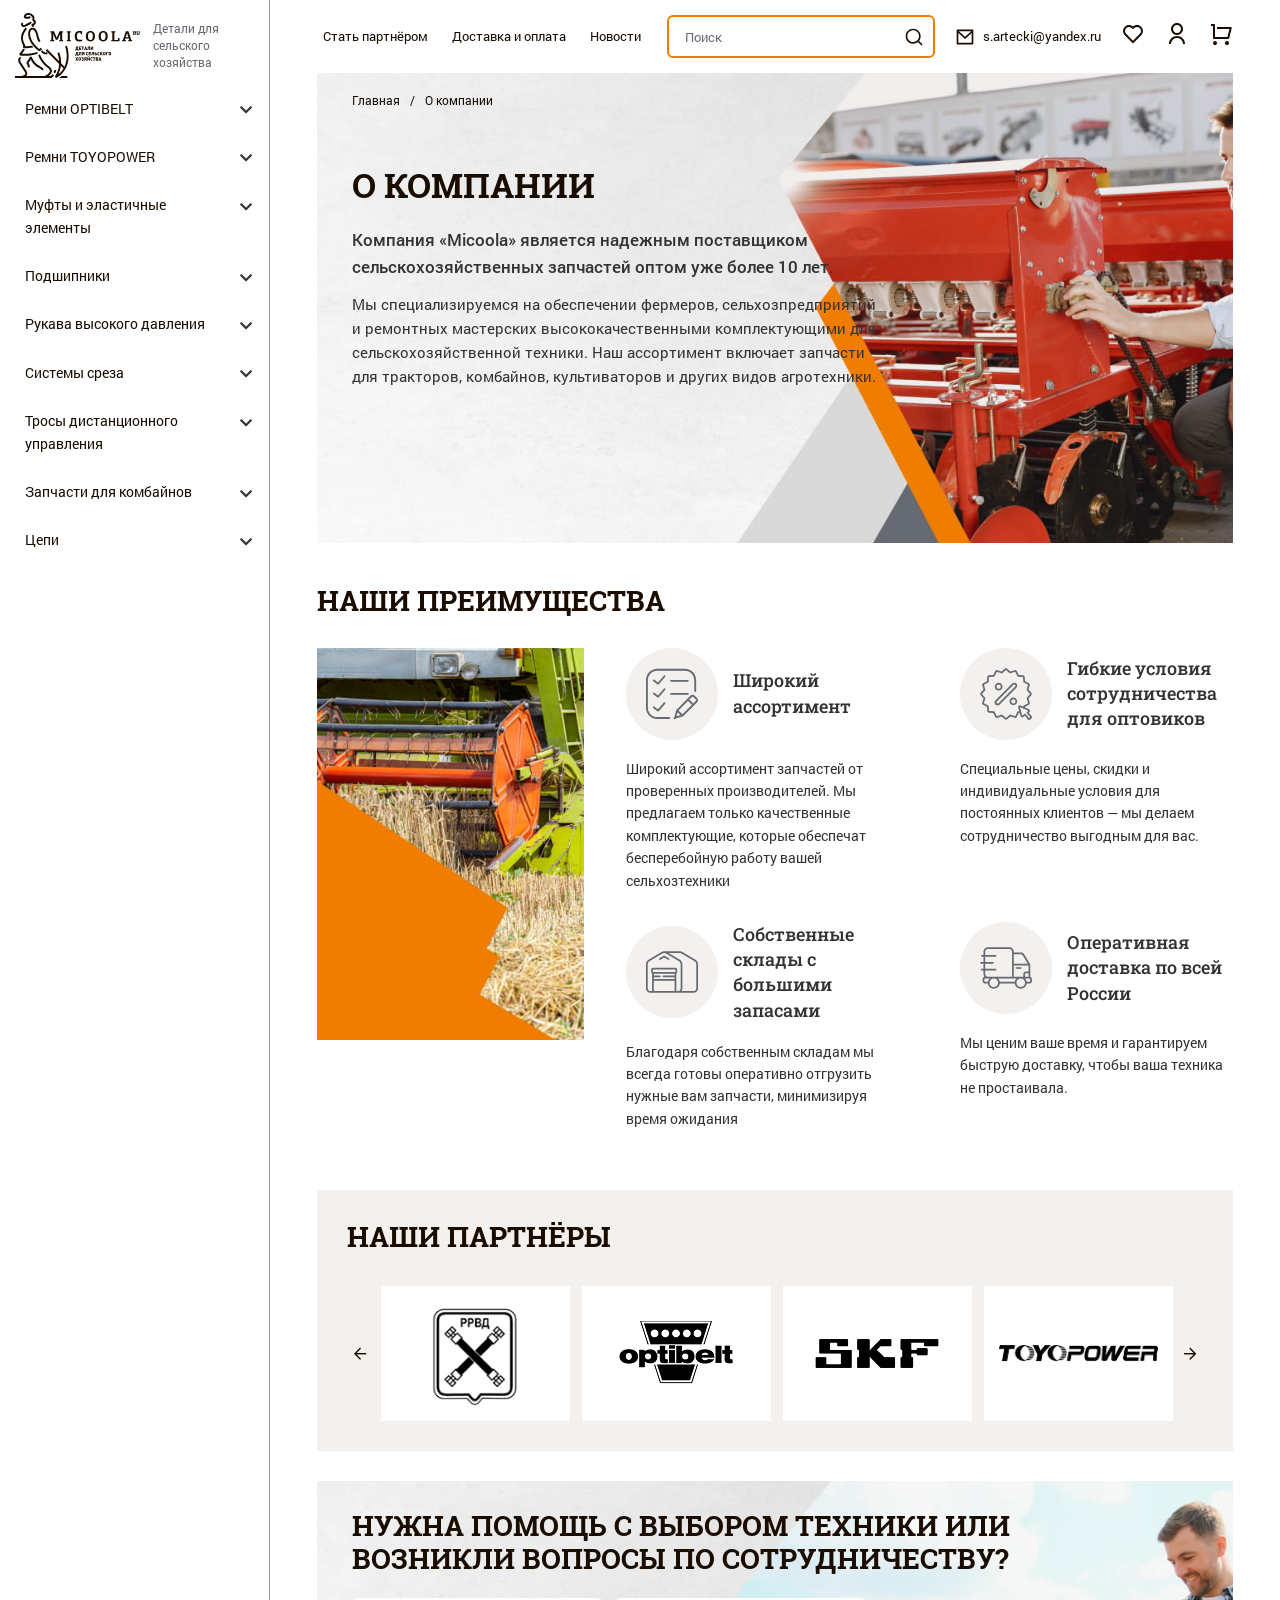
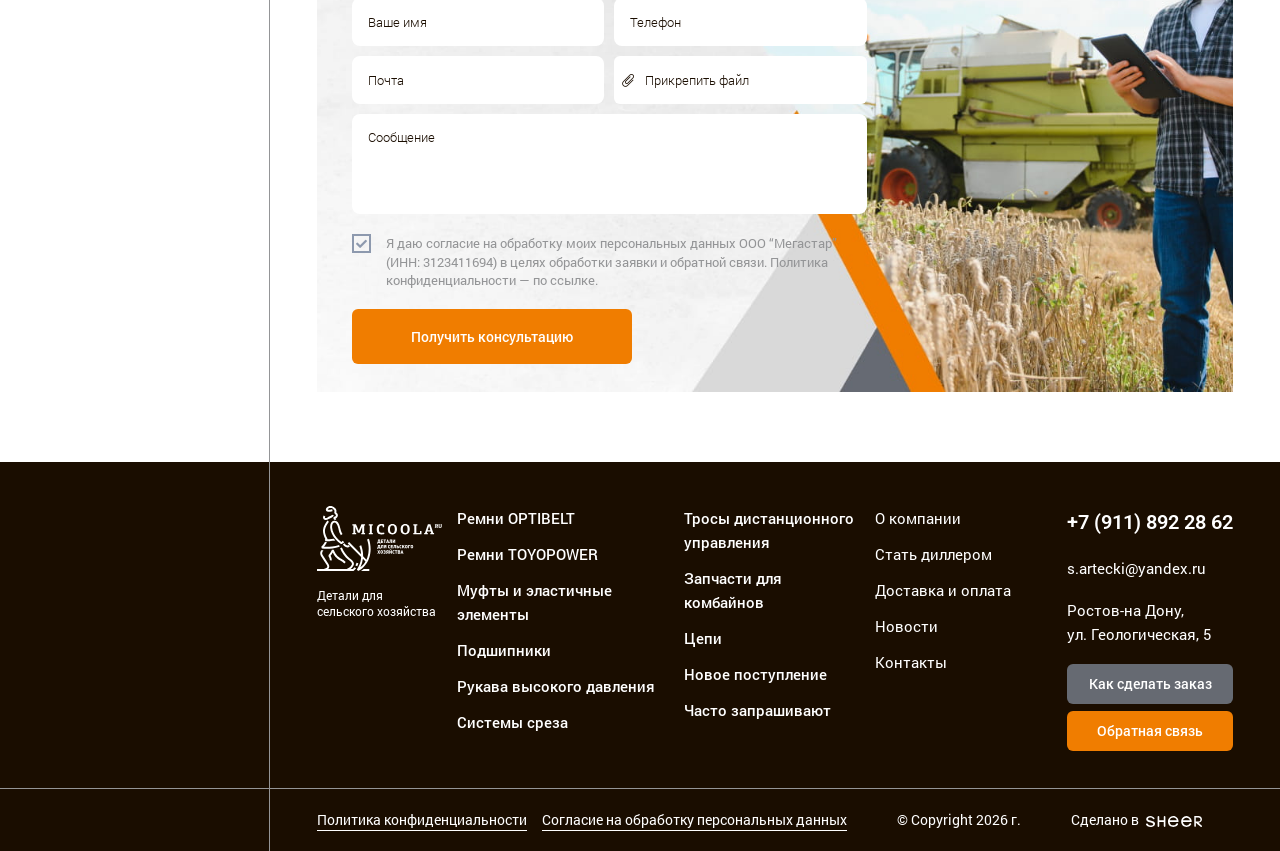
<file: about.html>
<!DOCTYPE html>
<!--[if lt IE 7]><html lang="ru" class="lt-ie9 lt-ie8 lt-ie7"><![endif]-->
<!--[if IE 7]><html lang="ru" class="lt-ie9 lt-ie8"><![endif]-->
<!--[if IE 8]><html lang="ru" class="lt-ie9"><![endif]-->
<!--[if gt IE 8]><!-->
<html lang="ru">
<!--<![endif]-->
<head>
	<meta charset="utf-8" />
	<title>Заголовок</title>
	<meta http-equiv="X-UA-Compatible" content="IE=edge" />
	<meta name="viewport" content="width=device-width, initial-scale=1, maximum-scale=1">
	<meta name="format-detection" content="telephone=no" />
	<link rel="shortcut icon" href="favicon.png" />
	<link rel="stylesheet" href="libs/bootstrap/bootstrap-grid.css" />
	<link rel="stylesheet" href="libs/fontawesome-free-5.12.0-web/css/all.min.css" />
	<link rel="stylesheet" href="libs/fancybox-master/dist/jquery.fancybox.min.css" />
	<link rel="stylesheet" href="libs/ion.rangeSlider-master/css/ion.rangeSlider.min.css" />
	<link rel="stylesheet" href="libs/slick-1.5.9/slick/slick.css" />
	<link rel="stylesheet" href="css/fonts.css?ver=1.5" />
	<link rel="stylesheet" href="css/main.css?ver=1.5" />
	<link rel="stylesheet" href="css/media.css?ver=1.5" />
</head>
<body> 

	<div class="wrapper">

		<div class="wrapper-page">

			<div class="fixed-buttons">
				<a href="#modal-login" class="fixed-buttons__btn fancybox">
					<svg width="24" height="24" viewBox="0 0 24 24" fill="none" xmlns="http://www.w3.org/2000/svg"><g clip-path="url(#clip0_2_392)"><path d="M4 22C4 19.8783 4.84285 17.8434 6.34315 16.3431C7.84344 14.8429 9.87827 14 12 14C14.1217 14 16.1566 14.8429 17.6569 16.3431C19.1571 17.8434 20 19.8783 20 22H18C18 20.4087 17.3679 18.8826 16.2426 17.7574C15.1174 16.6321 13.5913 16 12 16C10.4087 16 8.88258 16.6321 7.75736 17.7574C6.63214 18.8826 6 20.4087 6 22H4ZM12 13C8.685 13 6 10.315 6 7C6 3.685 8.685 1 12 1C15.315 1 18 3.685 18 7C18 10.315 15.315 13 12 13ZM12 11C14.21 11 16 9.21 16 7C16 4.79 14.21 3 12 3C9.79 3 8 4.79 8 7C8 9.21 9.79 11 12 11Z" fill="#1A0D00" /></g><defs><clipPath id="clip0_2_392"><rect width="24" height="24" fill="white" /></clipPath></defs></svg>
				</a>
				<div class="fixed-buttons__btn open-search">
					<svg width="24" height="24" viewBox="0 0 24 24" fill="none" xmlns="http://www.w3.org/2000/svg"><g clip-path="url(#clip0_3_35)"><path d="M18.031 16.617L22.314 20.899L20.899 22.314L16.617 18.031C15.0237 19.3082 13.042 20.0029 11 20C6.032 20 2 15.968 2 11C2 6.032 6.032 2 11 2C15.968 2 20 6.032 20 11C20.0029 13.042 19.3082 15.0237 18.031 16.617ZM16.025 15.875C17.2941 14.5699 18.0029 12.8204 18 11C18 7.132 14.867 4 11 4C7.132 4 4 7.132 4 11C4 14.867 7.132 18 11 18C12.8204 18.0029 14.5699 17.2941 15.875 16.025L16.025 15.875Z" fill="#1A0D00"></path></g><defs><clipPath id="clip0_3_35"><rect width="24" height="24" fill="white"></rect></clipPath></defs></svg>
					<i class="fal fa-times"></i>
				</div>
				<a href="#" class="fixed-buttons__btn">
					<svg width="24" height="24" viewBox="0 0 24 24" fill="none" xmlns="http://www.w3.org/2000/svg"><g clip-path="url(#clip0_2_411)"><path d="M12.001 4.529C14.35 2.42 17.98 2.49 20.243 4.757C22.505 7.025 22.583 10.637 20.479 12.993L11.999 21.485L3.52101 12.993C1.41701 10.637 1.49601 7.019 3.75701 4.757C6.02201 2.493 9.64501 2.417 12.001 4.529ZM18.827 6.17C17.327 4.668 14.907 4.607 13.337 6.017L12.002 7.215L10.666 6.018C9.09101 4.606 6.67601 4.668 5.17201 6.172C3.68201 7.662 3.60701 10.047 4.98001 11.623L12 18.654L19.02 11.624C20.394 10.047 20.319 7.665 18.827 6.17Z" fill="#1A0D00" /></g><defs><clipPath id="clip0_2_411"><rect width="24" height="24" fill="white" /></clipPath></defs></svg>
				</a>
				<a href="#" class="fixed-buttons__btn">
					<svg width="24" height="24" viewBox="0 0 24 24" fill="none" xmlns="http://www.w3.org/2000/svg"><g clip-path="url(#clip0_2_410)"><path d="M4 16V4H2V2H5C5.26522 2 5.51957 2.10536 5.70711 2.29289C5.89464 2.48043 6 2.73478 6 3V15H18.438L20.438 7H8V5H21.72C21.872 5 22.022 5.03466 22.1586 5.10134C22.2952 5.16801 22.4148 5.26495 22.5083 5.38479C22.6019 5.50462 22.6668 5.6442 22.6983 5.79291C22.7298 5.94162 22.7269 6.09555 22.69 6.243L20.19 16.243C20.1358 16.4592 20.011 16.6512 19.8352 16.7883C19.6595 16.9255 19.4429 17 19.22 17H5C4.73478 17 4.48043 16.8946 4.29289 16.7071C4.10536 16.5196 4 16.2652 4 16ZM6 23C5.46957 23 4.96086 22.7893 4.58579 22.4142C4.21071 22.0391 4 21.5304 4 21C4 20.4696 4.21071 19.9609 4.58579 19.5858C4.96086 19.2107 5.46957 19 6 19C6.53043 19 7.03914 19.2107 7.41421 19.5858C7.78929 19.9609 8 20.4696 8 21C8 21.5304 7.78929 22.0391 7.41421 22.4142C7.03914 22.7893 6.53043 23 6 23ZM18 23C17.4696 23 16.9609 22.7893 16.5858 22.4142C16.2107 22.0391 16 21.5304 16 21C16 20.4696 16.2107 19.9609 16.5858 19.5858C16.9609 19.2107 17.4696 19 18 19C18.5304 19 19.0391 19.2107 19.4142 19.5858C19.7893 19.9609 20 20.4696 20 21C20 21.5304 19.7893 22.0391 19.4142 22.4142C19.0391 22.7893 18.5304 23 18 23Z" fill="#1A0D00" /></g><defs><clipPath id="clip0_2_410"><rect width="24" height="24" fill="white" /></clipPath></defs></svg>
				</a>
			</div>

			<div class="sidebar">
				<div class="sidebar__content">
					<div class="logo-wrap">
						<a href="#" class="logo">
							<img src="img/logo.svg" alt="alt">
						</a>
						<div class="logo-descr">Детали для сельского хозяйства</div>
					</div>
					<nav class="nav">
						<ul class="nav__list">
							<li><a href="#">Стать партнёром</a></li>
							<li><a href="#">Доставка и оплата</a></li>
							<li><a href="#">Новости</a></li>
						</ul>
					</nav>
					<nav class="menu">
						<ul class="menu__list">
							<li class="menu__haschild">
								<a href="#">Ремни OPTIBELT</a>
								<div class="menu__arrow"><i class="fas fa-chevron-down"></i></div>
								<div class="menu__dropdown">
									<ul>
										<li><a href="#">Для импортной техники</a></li>
										<li><a href="#">Клиновой</a></li>
										<li><a href="#">Узкий клиновой</a></li>
										<li><a href="#">Вентиляторный</a></li>
										<li><a href="#">Вариаторный</a></li>
										<li><a href="#">Многоручьевой</a></li>
										<li><a href="#">Поликлиновой</a></li>
									</ul>
								</div>
							</li>
							<li class="menu__haschild">
								<a href="#">Ремни TOYOPOWER</a>
								<div class="menu__arrow"><i class="fas fa-chevron-down"></i></div>
								<div class="menu__dropdown">
									<ul>
										<li><a href="#">Для импортной техники</a></li>
										<li><a href="#">Клиновой</a></li>
										<li><a href="#">Узкий клиновой</a></li>
										<li><a href="#">Вентиляторный</a></li>
										<li><a href="#">Вариаторный</a></li>
										<li><a href="#">Многоручьевой</a></li>
										<li><a href="#">Поликлиновой</a></li>
									</ul>
								</div>
							</li>
							<li class="menu__haschild">
								<a href="#">Муфты и эластичные элементы</a>
								<div class="menu__arrow"><i class="fas fa-chevron-down"></i></div>
								<div class="menu__dropdown">
									<ul>
										<li><a href="#">Для импортной техники</a></li>
										<li><a href="#">Клиновой</a></li>
										<li><a href="#">Узкий клиновой</a></li>
										<li><a href="#">Вентиляторный</a></li>
										<li><a href="#">Вариаторный</a></li>
										<li><a href="#">Многоручьевой</a></li>
										<li><a href="#">Поликлиновой</a></li>
									</ul>
								</div>
							</li>
							<li class="menu__haschild">
								<a href="#">Подшипники</a>
								<div class="menu__arrow"><i class="fas fa-chevron-down"></i></div>
								<div class="menu__dropdown">
									<ul>
										<li><a href="#">Для импортной техники</a></li>
										<li><a href="#">Клиновой</a></li>
										<li><a href="#">Узкий клиновой</a></li>
										<li><a href="#">Вентиляторный</a></li>
										<li><a href="#">Вариаторный</a></li>
										<li><a href="#">Многоручьевой</a></li>
										<li><a href="#">Поликлиновой</a></li>
									</ul>
								</div>
							</li>
							<li class="menu__haschild">
								<a href="#">Рукава высокого давления</a>
								<div class="menu__arrow"><i class="fas fa-chevron-down"></i></div>
								<div class="menu__dropdown">
									<ul>
										<li><a href="#">Для импортной техники</a></li>
										<li><a href="#">Клиновой</a></li>
										<li><a href="#">Узкий клиновой</a></li>
										<li><a href="#">Вентиляторный</a></li>
										<li><a href="#">Вариаторный</a></li>
										<li><a href="#">Многоручьевой</a></li>
										<li><a href="#">Поликлиновой</a></li>
									</ul>
								</div>
							</li>
							<li class="menu__haschild">
								<a href="#">Системы среза</a>
								<div class="menu__arrow"><i class="fas fa-chevron-down"></i></div>
								<div class="menu__dropdown">
									<ul>
										<li><a href="#">Для импортной техники</a></li>
										<li><a href="#">Клиновой</a></li>
										<li><a href="#">Узкий клиновой</a></li>
										<li><a href="#">Вентиляторный</a></li>
										<li><a href="#">Вариаторный</a></li>
										<li><a href="#">Многоручьевой</a></li>
										<li><a href="#">Поликлиновой</a></li>
									</ul>
								</div>
							</li>
							<li class="menu__haschild">
								<a href="#">Тросы дистанционного управления</a>
								<div class="menu__arrow"><i class="fas fa-chevron-down"></i></div>
								<div class="menu__dropdown">
									<ul>
										<li><a href="#">Для импортной техники</a></li>
										<li><a href="#">Клиновой</a></li>
										<li><a href="#">Узкий клиновой</a></li>
										<li><a href="#">Вентиляторный</a></li>
										<li><a href="#">Вариаторный</a></li>
										<li><a href="#">Многоручьевой</a></li>
										<li><a href="#">Поликлиновой</a></li>
									</ul>
								</div>
							</li>
							<li class="menu__haschild">
								<a href="#">Запчасти для комбайнов</a>
								<div class="menu__arrow"><i class="fas fa-chevron-down"></i></div>
								<div class="menu__dropdown">
									<ul>
										<li><a href="#">Для импортной техники</a></li>
										<li><a href="#">Клиновой</a></li>
										<li><a href="#">Узкий клиновой</a></li>
										<li><a href="#">Вентиляторный</a></li>
										<li><a href="#">Вариаторный</a></li>
										<li><a href="#">Многоручьевой</a></li>
										<li><a href="#">Поликлиновой</a></li>
									</ul>
								</div>
							</li>
							<li class="menu__haschild">
								<a href="#">Цепи</a>
								<div class="menu__arrow"><i class="fas fa-chevron-down"></i></div>
								<div class="menu__dropdown">
									<ul>
										<li><a href="#">Для импортной техники</a></li>
										<li><a href="#">Клиновой</a></li>
										<li><a href="#">Узкий клиновой</a></li>
										<li><a href="#">Вентиляторный</a></li>
										<li><a href="#">Вариаторный</a></li>
										<li><a href="#">Многоручьевой</a></li>
										<li><a href="#">Поликлиновой</a></li>
									</ul>
								</div>
							</li>
						</ul>
					</nav>
				</div>
			</div>
			<div class="menu-overlay"></div>
			<div class="search-overlay"></div>

			<div class="content">

				<header class="header">
					<div class="container">
						<div class="header__wrapper">
							<div class="logo-wrap">
								<a href="#" class="logo">
									<img src="img/logo.svg" alt="alt">
								</a>
								<div class="logo-descr">Детали для сельского хозяйства</div>
							</div>
							<nav class="nav">
								<ul class="nav__list">
									<li><a href="#">Стать партнёром</a></li>
									<li><a href="#">Доставка и оплата</a></li>
									<li><a href="#">Новости</a></li>
								</ul>
							</nav>
							<div class="search-main">
								<form>
									<input type="text" placeholder="Поиск" required>
									<button class="search-main__btn"><svg width="24" height="24" viewBox="0 0 24 24" fill="none" xmlns="http://www.w3.org/2000/svg"><g clip-path="url(#clip0_3_35)"><path d="M18.031 16.617L22.314 20.899L20.899 22.314L16.617 18.031C15.0237 19.3082 13.042 20.0029 11 20C6.032 20 2 15.968 2 11C2 6.032 6.032 2 11 2C15.968 2 20 6.032 20 11C20.0029 13.042 19.3082 15.0237 18.031 16.617ZM16.025 15.875C17.2941 14.5699 18.0029 12.8204 18 11C18 7.132 14.867 4 11 4C7.132 4 4 7.132 4 11C4 14.867 7.132 18 11 18C12.8204 18.0029 14.5699 17.2941 15.875 16.025L16.025 15.875Z" fill="#1A0D00" /></g><defs><clipPath id="clip0_3_35"><rect width="24" height="24" fill="white" /></clipPath></defs></svg></button>
								</form>
							</div>
							<a href="mailto:s.artecki@yandex.ru" class="link-email">
								<svg width="24" height="24" viewBox="0 0 24 24" fill="none" xmlns="http://www.w3.org/2000/svg"><g clip-path="url(#clip0_6_130)"><path d="M3 3H21C21.2652 3 21.5196 3.10536 21.7071 3.29289C21.8946 3.48043 22 3.73478 22 4V20C22 20.2652 21.8946 20.5196 21.7071 20.7071C21.5196 20.8946 21.2652 21 21 21H3C2.73478 21 2.48043 20.8946 2.29289 20.7071C2.10536 20.5196 2 20.2652 2 20V4C2 3.73478 2.10536 3.48043 2.29289 3.29289C2.48043 3.10536 2.73478 3 3 3ZM20 7.238L12.072 14.338L4 7.216V19H20V7.238ZM4.511 5L12.061 11.662L19.502 5H4.511Z" fill="#1A0D00" /></g><defs><clipPath id="clip0_6_130"><rect width="24" height="24" fill="white" /></clipPath></defs></svg>
								s.artecki@yandex.ru
							</a>
							<a href="#" class="header__btn">
								<svg width="24" height="24" viewBox="0 0 24 24" fill="none" xmlns="http://www.w3.org/2000/svg"><g clip-path="url(#clip0_2_411)"><path d="M12.001 4.529C14.35 2.42 17.98 2.49 20.243 4.757C22.505 7.025 22.583 10.637 20.479 12.993L11.999 21.485L3.52101 12.993C1.41701 10.637 1.49601 7.019 3.75701 4.757C6.02201 2.493 9.64501 2.417 12.001 4.529ZM18.827 6.17C17.327 4.668 14.907 4.607 13.337 6.017L12.002 7.215L10.666 6.018C9.09101 4.606 6.67601 4.668 5.17201 6.172C3.68201 7.662 3.60701 10.047 4.98001 11.623L12 18.654L19.02 11.624C20.394 10.047 20.319 7.665 18.827 6.17Z" fill="#1A0D00" /></g><defs><clipPath id="clip0_2_411"><rect width="24" height="24" fill="white" /></clipPath></defs></svg>
							</a>
							<a href="#modal-login" class="header__btn fancybox">
								<svg width="24" height="24" viewBox="0 0 24 24" fill="none" xmlns="http://www.w3.org/2000/svg"><g clip-path="url(#clip0_2_392)"><path d="M4 22C4 19.8783 4.84285 17.8434 6.34315 16.3431C7.84344 14.8429 9.87827 14 12 14C14.1217 14 16.1566 14.8429 17.6569 16.3431C19.1571 17.8434 20 19.8783 20 22H18C18 20.4087 17.3679 18.8826 16.2426 17.7574C15.1174 16.6321 13.5913 16 12 16C10.4087 16 8.88258 16.6321 7.75736 17.7574C6.63214 18.8826 6 20.4087 6 22H4ZM12 13C8.685 13 6 10.315 6 7C6 3.685 8.685 1 12 1C15.315 1 18 3.685 18 7C18 10.315 15.315 13 12 13ZM12 11C14.21 11 16 9.21 16 7C16 4.79 14.21 3 12 3C9.79 3 8 4.79 8 7C8 9.21 9.79 11 12 11Z" fill="#1A0D00" /></g><defs><clipPath id="clip0_2_392"><rect width="24" height="24" fill="white" /></clipPath></defs></svg>
							</a>
							<a href="#" class="header__btn">
								<svg width="24" height="24" viewBox="0 0 24 24" fill="none" xmlns="http://www.w3.org/2000/svg"><g clip-path="url(#clip0_2_410)"><path d="M4 16V4H2V2H5C5.26522 2 5.51957 2.10536 5.70711 2.29289C5.89464 2.48043 6 2.73478 6 3V15H18.438L20.438 7H8V5H21.72C21.872 5 22.022 5.03466 22.1586 5.10134C22.2952 5.16801 22.4148 5.26495 22.5083 5.38479C22.6019 5.50462 22.6668 5.6442 22.6983 5.79291C22.7298 5.94162 22.7269 6.09555 22.69 6.243L20.19 16.243C20.1358 16.4592 20.011 16.6512 19.8352 16.7883C19.6595 16.9255 19.4429 17 19.22 17H5C4.73478 17 4.48043 16.8946 4.29289 16.7071C4.10536 16.5196 4 16.2652 4 16ZM6 23C5.46957 23 4.96086 22.7893 4.58579 22.4142C4.21071 22.0391 4 21.5304 4 21C4 20.4696 4.21071 19.9609 4.58579 19.5858C4.96086 19.2107 5.46957 19 6 19C6.53043 19 7.03914 19.2107 7.41421 19.5858C7.78929 19.9609 8 20.4696 8 21C8 21.5304 7.78929 22.0391 7.41421 22.4142C7.03914 22.7893 6.53043 23 6 23ZM18 23C17.4696 23 16.9609 22.7893 16.5858 22.4142C16.2107 22.0391 16 21.5304 16 21C16 20.4696 16.2107 19.9609 16.5858 19.5858C16.9609 19.2107 17.4696 19 18 19C18.5304 19 19.0391 19.2107 19.4142 19.5858C19.7893 19.9609 20 20.4696 20 21C20 21.5304 19.7893 22.0391 19.4142 22.4142C19.0391 22.7893 18.5304 23 18 23Z" fill="#1A0D00" /></g><defs><clipPath id="clip0_2_410"><rect width="24" height="24" fill="white" /></clipPath></defs></svg>
							</a>
							<a href="tel:+79118922862" class="phone-mobile"><i class="fas fa-phone-alt"></i></a>
							<div class="sandwich">
								<div class="sw-topper"></div>
								<div class="sw-bottom"></div>
								<div class="sw-footer"></div>
							</div>
						</div>
					</div>
				</header>

				<section class="billbord-page billbord-page--about">
					<div class="container">
						<div class="billbord-page__main">
							<ul class="breadcrumbs">
								<li><a href="#">Главная</a></li>
								<li>О компании</li>
							</ul>
							<div class="billbord-page__content">
								<h1 class="title-section">о компании</h1>
								<div class="billbord-page__descr">Компания «Micoola» является надежным поставщиком сельскохозяйственных запчастей оптом уже более 10 лет. </div>
								<div class="billbord-page__text">
									<p>Мы специализируемся на обеспечении фермеров, сельхозпредприятий и ремонтных мастерских высококачественными комплектующими для сельскохозяйственной техники. Наш ассортимент включает запчасти для тракторов, комбайнов, культиваторов и других видов агротехники.</p>
								</div>
							</div>
						</div>
					</div>
				</section>

				<section class="about-advantages">
					<div class="container">
						<h2 class="title-section">наши преимущества</h2>
						<div class="row">
							<div class="col-lg-4">
								<div class="about-advantages__image">
									<img src="img/about_advantages.jpg" alt="alt">
								</div>
							</div>
							<div class="col-lg-8">
								<div class="about-advantages__grid">
									<div class="unit-advantage">
										<div class="unit-advantage__head">
											<div class="unit-advantage__icon">
												<img src="img/unit_avd1.svg" alt="alt">
											</div>
											<div class="title-block">Широкий ассортимент</div>
										</div>
										<p>Широкий ассортимент запчастей от проверенных производителей. Мы предлагаем только качественные комплектующие, которые обеспечат бесперебойную работу вашей сельхозтехники</p>
									</div>
									<div class="unit-advantage">
										<div class="unit-advantage__head">
											<div class="unit-advantage__icon">
												<img src="img/unit_avd2.svg" alt="alt">
											</div>
											<div class="title-block">Гибкие условия сотрудничества для оптовиков</div>
										</div>
										<p>Специальные цены, скидки и индивидуальные условия для постоянных клиентов — мы делаем сотрудничество выгодным для вас.</p>
									</div>
									<div class="unit-advantage">
										<div class="unit-advantage__head">
											<div class="unit-advantage__icon">
												<img src="img/unit_avd3.svg" alt="alt">
											</div>
											<div class="title-block">Собственные склады с большими запасами</div>
										</div>
										<p>Благодаря собственным складам мы всегда готовы оперативно отгрузить нужные вам запчасти, минимизируя время ожидания</p>
									</div>
									<div class="unit-advantage">
										<div class="unit-advantage__head">
											<div class="unit-advantage__icon">
												<img src="img/unit_avd4.svg" alt="alt">
											</div>
											<div class="title-block">Оперативная доставка по всей России</div>
										</div>
										<p>Мы ценим ваше время и гарантируем быструю доставку, чтобы ваша техника не простаивала.</p>
									</div>
								</div>
							</div>
						</div>
					</div>
				</section>

				<section class="partners">
					<div class="container">
						<div class="partners__main">
							<h2 class="title-section">Наши партнёры</h2>
							<div class="slider-partners">
								<div>
									<div class="item-partner">
										<img src="img/partner1.png" alt="alt">
									</div>
								</div>
								<div>
									<div class="item-partner">
										<img src="img/partner2.png" alt="alt">
									</div>
								</div>
								<div>
									<div class="item-partner">
										<img src="img/partner3.png" alt="alt">
									</div>
								</div>
								<div>
									<div class="item-partner">
										<img src="img/partner4.png" alt="alt">
									</div>
								</div>
								<div>
									<div class="item-partner">
										<img src="img/partner1.png" alt="alt">
									</div>
								</div>
								<div>
									<div class="item-partner">
										<img src="img/partner2.png" alt="alt">
									</div>
								</div>
								<div>
									<div class="item-partner">
										<img src="img/partner3.png" alt="alt">
									</div>
								</div>
								<div>
									<div class="item-partner">
										<img src="img/partner4.png" alt="alt">
									</div>
								</div>
							</div>
						</div>
					</div>
				</section>

				<section class="consultation">
					<div class="container">
						<div class="consultation__main">
							<h2 class="title-section">Нужна помощь с выбором техники или возникли вопросы по сотрудничеству?</h2>
							<div class="consultation__form">
								<form>
									<div class="row">
										<div class="col-md-6">
											<div class="item-form">
												<input type="text" placeholder="Ваше имя" required>
											</div>
										</div>
										<div class="col-md-6">
											<div class="item-form">
												<input type="tel" placeholder="Телефон" class="input-phone" inputmode="numeric" required>
											</div>
										</div>
										<div class="col-md-6">
											<div class="item-form">
												<input type="email" placeholder="Почта" inputmode="email" required>
											</div>
										</div>
										<div class="col-md-6">
											<div class="input-upload">
												<label>
													<input type="file" name="file">
													<div class="input-upload__content">
														<i class="fal fa-paperclip"></i>
														Прикрепить файл
													</div>
												</label>
												<div class="name-upload"></div>
											</div>
										</div>
										<div class="col-12">
											<div class="item-form">
												<textarea placeholder="Сообщение" required></textarea>
											</div>
											<div class="checkbox">
												<label>
													<input type="checkbox" checked required />
													<span>Я даю согласие на обработку моих персональных данных ООО “Мегастар” (ИНН: 3123411694) в целях обработки заявки и обратной связи. Политика конфиденциальности — <a href="#">по ссылке.</a></span>
												</label>
											</div>
											<input type="submit" class="btn-main" value="Получить консультацию">
										</div>
									</div>
								</form>
							</div>
						</div>
					</div>
				</section>

			</div>

		</div>

		<footer class="footer">
			<div class="footer__wrapper">
				<div class="footer__sidebar"></div>
				<div class="footer__content">
					<div class="container">
						<div class="footer__grid">
							<div class="footer__column">
								<div class="footer__logo">
									<a href="#" class="logo">
										<img src="img/logo2.svg" alt="alt">
									</a>
									<div class="logo-descr">Детали для сельского хозяйства</div>
								</div>
							</div>
							<div class="footer__column">
								<ul class="footer__nav">
									<li><a href="#">Ремни OPTIBELT</a></li>
									<li><a href="#">Ремни TOYOPOWER</a></li>
									<li><a href="#">Муфты и эластичные элементы</a></li>
									<li><a href="#">Подшипники</a></li>
									<li><a href="#">Рукава высокого давления</a></li>
									<li><a href="#">Системы среза</a></li>
								</ul>
							</div>
							<div class="footer__column">
								<ul class="footer__nav">
									<li><a href="#">Тросы дистанционного управления</a></li>
									<li><a href="#">Запчасти для комбайнов</a></li>
									<li><a href="#">Цепи</a></li>
									<li><a href="#">Новое поступление</a></li>
									<li><a href="#">Часто запрашивают</a></li>
								</ul>
							</div>
							<div class="footer__column">
								<ul class="footer__nav footer__nav--default">
									<li><a href="#">О компании</a></li>
									<li><a href="#">Стать диллером</a></li>
									<li><a href="#">Доставка и оплата</a></li>
									<li><a href="#">Новости</a></li>
									<li><a href="#">Контакты</a></li>
								</ul>
							</div>
							<div class="footer__column">
								<div class="footer__contacts">
									<p><a href="tel:+79118922862" class="footer__phone">+7 (911) 892 28 62</a></p>
									<p><a href="mailto:s.artecki@yandex.ru">s.artecki@yandex.ru</a></p>
									<p>Ростов-на Дону, <br>ул. Геологическая, 5</p>
									<a href="#" class="btn-main btn-main--page">Как сделать заказ</a>
									<a href="#" class="btn-main">Обратная связь</a>
								</div>
							</div>
						</div>
					</div>
				</div>
			</div>
			<div class="footer__bottom">
				<div class="footer__wrapper">
					<div class="footer__sidebar"></div>
					<div class="footer__content">
						<div class="container">
							<div class="footer__line">
								<div class="footer__links">
									<a href="#">Политика конфиденциальности</a>
									<a href="#">Согласие на обработку персональных данных</a>
								</div>
								<div class="copyright">© Copyright 2026 г.</div>
								<div class="create">Сделано в <a href="#" target="_blank"><img src="img/sheer.svg" alt="alt"></a></div>
							</div>
						</div>
					</div>
				</div>
			</div>
		</footer>
		
	</div>

	<div id="modal-login" class="modal-block">
		<div class="modal-wrap">
			<div class="title-modal">Вход</div>
			<form>
				<div class="item-form">
					<input type="tel" class="input-phone" placeholder="+7 (978) 123-45-67" inputmode="numeric">
				</div>
				<div class="modal-wrap__link">
					<a href="#modal-registration" class="fancybox">Регистрация</a>
				</div>
				<input type="submit" value="Получить код" class="btn-main">
				<div class="checkbox">
					<label>
						<input type="checkbox" checked required />
						<span>Согласие на обработку персональных данных</span>
					</label>
				</div>
			</form>
		</div>
	</div>

	<div id="modal-registration" class="modal-block">
		<div class="modal-wrap">
			<div class="title-modal">Регистрация</div>
			<form>
				<div class="item-form">
					<input type="text" placeholder="ИНН компании">
				</div>
				<div class="item-form">
					<input type="email" placeholder="Почта" inputmode="email">
				</div>
				<div class="item-form">
					<input type="tel" class="input-phone" placeholder="+7 (978) 123-45-67" inputmode="numeric">
				</div>
				<input type="submit" value="Получить код" class="btn-main">
				<div class="checkbox">
					<label>
						<input type="checkbox" checked required />
						<span>Согласие на обработку персональных данных</span>
					</label>
				</div>
			</form>
		</div>
	</div>


	<script src="libs/jquery/jquery-3.6.0.min.js"></script>
	<script src="libs/fancybox-master/dist/jquery.fancybox.min.js"></script>
	<script src="libs/slick-1.5.9/slick/slick.min.js"></script>
	<script src="libs/jQueryFormStyler-master/jquery.formstyler.min.js"></script>
	<script src="libs/ion.rangeSlider-master/js/ion.rangeSlider.min.js"></script>
	<script src="libs/mask/jquery.maskedinput.js"></script>
	<script src="js/common.js?ver=1.5"></script>
	<!-- Yandex.Metrika counter --><!-- /Yandex.Metrika counter -->
	<!-- Google Analytics counter --><!-- /Google Analytics counter -->
</body>
</html>
</file>
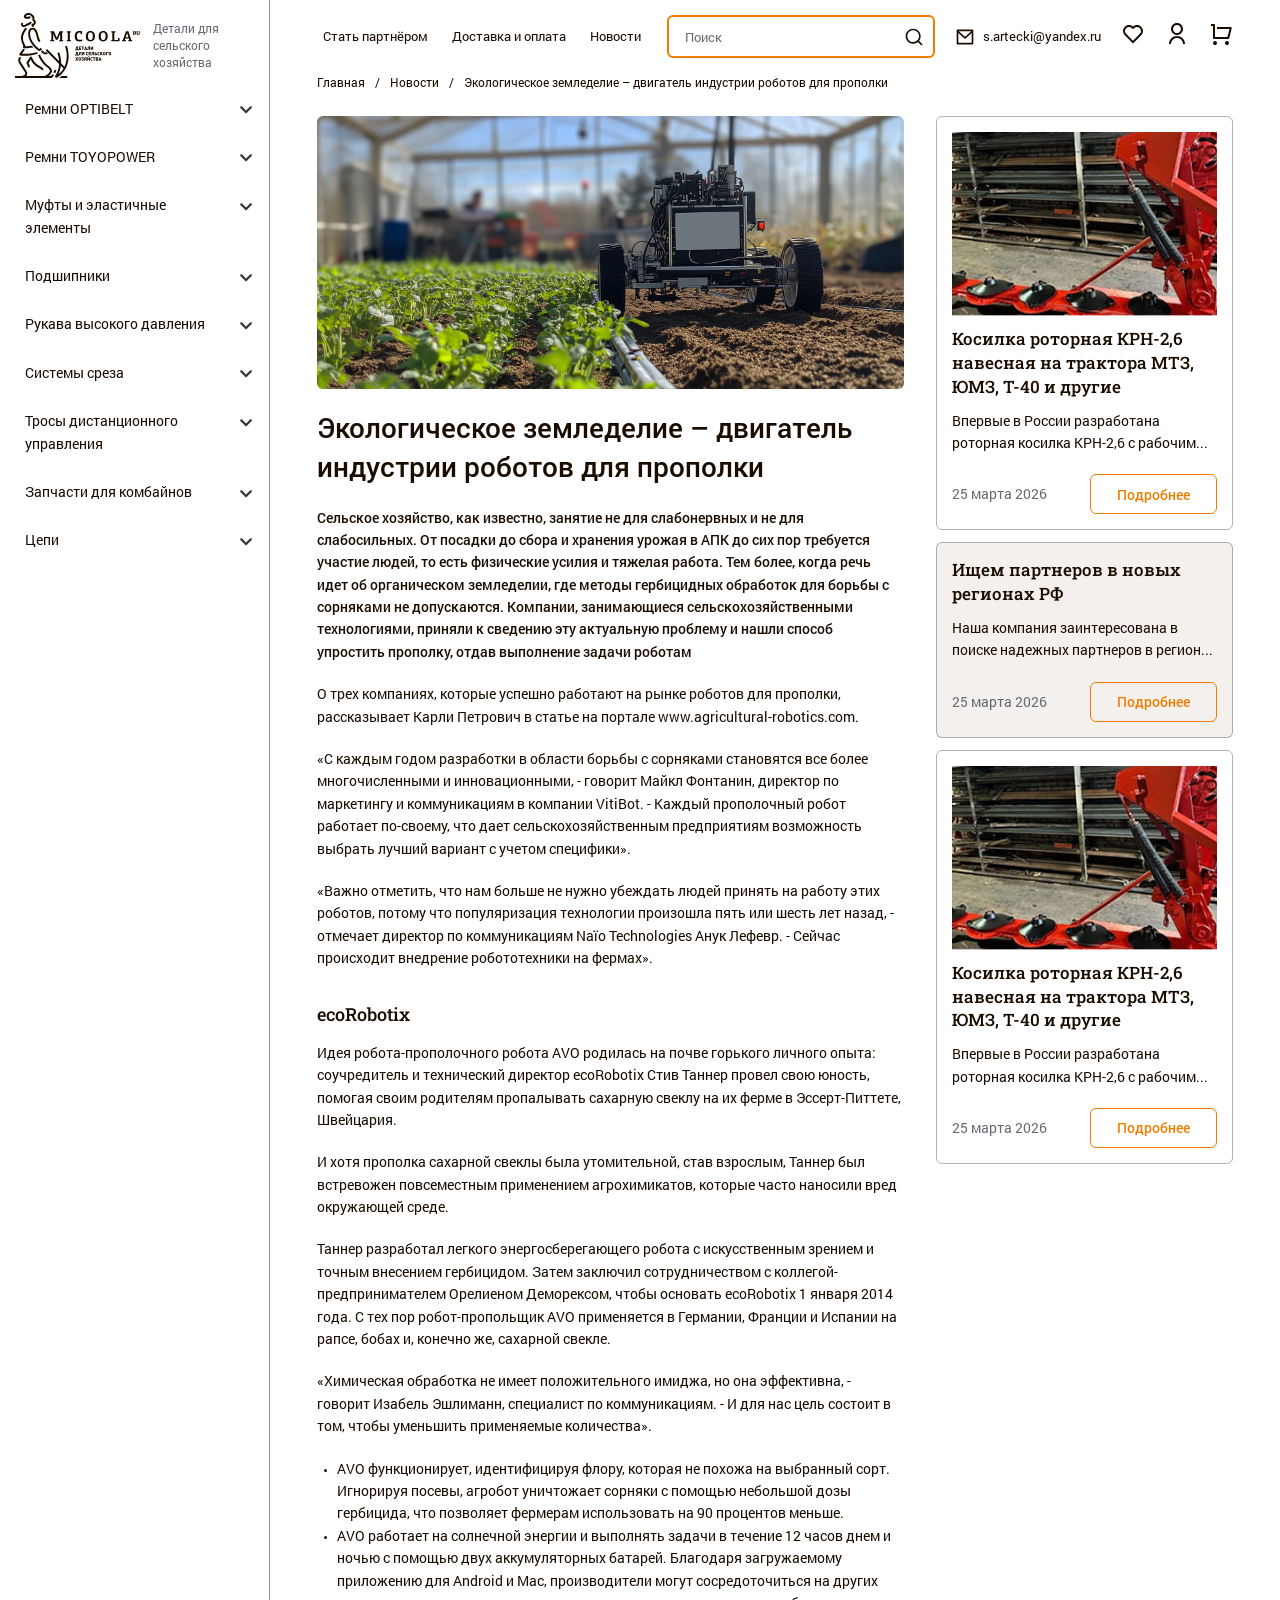
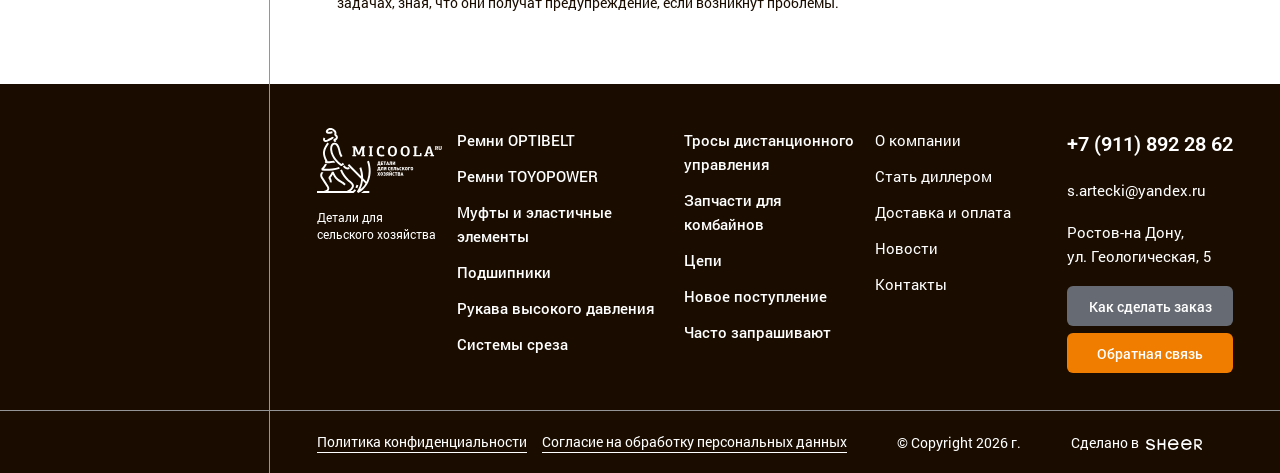
<file: article.html>
<!DOCTYPE html>
<!--[if lt IE 7]><html lang="ru" class="lt-ie9 lt-ie8 lt-ie7"><![endif]-->
<!--[if IE 7]><html lang="ru" class="lt-ie9 lt-ie8"><![endif]-->
<!--[if IE 8]><html lang="ru" class="lt-ie9"><![endif]-->
<!--[if gt IE 8]><!-->
<html lang="ru">
<!--<![endif]-->
<head>
	<meta charset="utf-8" />
	<title>Заголовок</title>
	<meta http-equiv="X-UA-Compatible" content="IE=edge" />
	<meta name="viewport" content="width=device-width, initial-scale=1, maximum-scale=1">
	<meta name="format-detection" content="telephone=no" />
	<link rel="shortcut icon" href="favicon.png" />
	<link rel="stylesheet" href="libs/bootstrap/bootstrap-grid.css" />
	<link rel="stylesheet" href="libs/fontawesome-free-5.12.0-web/css/all.min.css" />
	<link rel="stylesheet" href="libs/fancybox-master/dist/jquery.fancybox.min.css" />
	<link rel="stylesheet" href="libs/ion.rangeSlider-master/css/ion.rangeSlider.min.css" />
	<link rel="stylesheet" href="libs/slick-1.5.9/slick/slick.css" />
	<link rel="stylesheet" href="css/fonts.css?ver=1.5" />
	<link rel="stylesheet" href="css/main.css?ver=1.5" />
	<link rel="stylesheet" href="css/media.css?ver=1.5" />
</head>
<body> 
 
	<div class="wrapper">

		<div class="wrapper-page">

			<div class="fixed-buttons">
				<a href="#modal-login" class="fixed-buttons__btn fancybox">
					<svg width="24" height="24" viewBox="0 0 24 24" fill="none" xmlns="http://www.w3.org/2000/svg"><g clip-path="url(#clip0_2_392)"><path d="M4 22C4 19.8783 4.84285 17.8434 6.34315 16.3431C7.84344 14.8429 9.87827 14 12 14C14.1217 14 16.1566 14.8429 17.6569 16.3431C19.1571 17.8434 20 19.8783 20 22H18C18 20.4087 17.3679 18.8826 16.2426 17.7574C15.1174 16.6321 13.5913 16 12 16C10.4087 16 8.88258 16.6321 7.75736 17.7574C6.63214 18.8826 6 20.4087 6 22H4ZM12 13C8.685 13 6 10.315 6 7C6 3.685 8.685 1 12 1C15.315 1 18 3.685 18 7C18 10.315 15.315 13 12 13ZM12 11C14.21 11 16 9.21 16 7C16 4.79 14.21 3 12 3C9.79 3 8 4.79 8 7C8 9.21 9.79 11 12 11Z" fill="#1A0D00" /></g><defs><clipPath id="clip0_2_392"><rect width="24" height="24" fill="white" /></clipPath></defs></svg>
				</a>
				<div class="fixed-buttons__btn open-search">
					<svg width="24" height="24" viewBox="0 0 24 24" fill="none" xmlns="http://www.w3.org/2000/svg"><g clip-path="url(#clip0_3_35)"><path d="M18.031 16.617L22.314 20.899L20.899 22.314L16.617 18.031C15.0237 19.3082 13.042 20.0029 11 20C6.032 20 2 15.968 2 11C2 6.032 6.032 2 11 2C15.968 2 20 6.032 20 11C20.0029 13.042 19.3082 15.0237 18.031 16.617ZM16.025 15.875C17.2941 14.5699 18.0029 12.8204 18 11C18 7.132 14.867 4 11 4C7.132 4 4 7.132 4 11C4 14.867 7.132 18 11 18C12.8204 18.0029 14.5699 17.2941 15.875 16.025L16.025 15.875Z" fill="#1A0D00"></path></g><defs><clipPath id="clip0_3_35"><rect width="24" height="24" fill="white"></rect></clipPath></defs></svg>
					<i class="fal fa-times"></i>
				</div>
				<a href="#" class="fixed-buttons__btn">
					<svg width="24" height="24" viewBox="0 0 24 24" fill="none" xmlns="http://www.w3.org/2000/svg"><g clip-path="url(#clip0_2_411)"><path d="M12.001 4.529C14.35 2.42 17.98 2.49 20.243 4.757C22.505 7.025 22.583 10.637 20.479 12.993L11.999 21.485L3.52101 12.993C1.41701 10.637 1.49601 7.019 3.75701 4.757C6.02201 2.493 9.64501 2.417 12.001 4.529ZM18.827 6.17C17.327 4.668 14.907 4.607 13.337 6.017L12.002 7.215L10.666 6.018C9.09101 4.606 6.67601 4.668 5.17201 6.172C3.68201 7.662 3.60701 10.047 4.98001 11.623L12 18.654L19.02 11.624C20.394 10.047 20.319 7.665 18.827 6.17Z" fill="#1A0D00" /></g><defs><clipPath id="clip0_2_411"><rect width="24" height="24" fill="white" /></clipPath></defs></svg>
				</a>
				<a href="#" class="fixed-buttons__btn">
					<svg width="24" height="24" viewBox="0 0 24 24" fill="none" xmlns="http://www.w3.org/2000/svg"><g clip-path="url(#clip0_2_410)"><path d="M4 16V4H2V2H5C5.26522 2 5.51957 2.10536 5.70711 2.29289C5.89464 2.48043 6 2.73478 6 3V15H18.438L20.438 7H8V5H21.72C21.872 5 22.022 5.03466 22.1586 5.10134C22.2952 5.16801 22.4148 5.26495 22.5083 5.38479C22.6019 5.50462 22.6668 5.6442 22.6983 5.79291C22.7298 5.94162 22.7269 6.09555 22.69 6.243L20.19 16.243C20.1358 16.4592 20.011 16.6512 19.8352 16.7883C19.6595 16.9255 19.4429 17 19.22 17H5C4.73478 17 4.48043 16.8946 4.29289 16.7071C4.10536 16.5196 4 16.2652 4 16ZM6 23C5.46957 23 4.96086 22.7893 4.58579 22.4142C4.21071 22.0391 4 21.5304 4 21C4 20.4696 4.21071 19.9609 4.58579 19.5858C4.96086 19.2107 5.46957 19 6 19C6.53043 19 7.03914 19.2107 7.41421 19.5858C7.78929 19.9609 8 20.4696 8 21C8 21.5304 7.78929 22.0391 7.41421 22.4142C7.03914 22.7893 6.53043 23 6 23ZM18 23C17.4696 23 16.9609 22.7893 16.5858 22.4142C16.2107 22.0391 16 21.5304 16 21C16 20.4696 16.2107 19.9609 16.5858 19.5858C16.9609 19.2107 17.4696 19 18 19C18.5304 19 19.0391 19.2107 19.4142 19.5858C19.7893 19.9609 20 20.4696 20 21C20 21.5304 19.7893 22.0391 19.4142 22.4142C19.0391 22.7893 18.5304 23 18 23Z" fill="#1A0D00" /></g><defs><clipPath id="clip0_2_410"><rect width="24" height="24" fill="white" /></clipPath></defs></svg>
				</a>
			</div>

			<div class="sidebar">
				<div class="sidebar__content">
					<div class="logo-wrap">
						<a href="#" class="logo">
							<img src="img/logo.svg" alt="alt">
						</a>
						<div class="logo-descr">Детали для сельского хозяйства</div>
					</div>
					<nav class="nav">
						<ul class="nav__list">
							<li><a href="#">Стать партнёром</a></li>
							<li><a href="#">Доставка и оплата</a></li>
							<li><a href="#">Новости</a></li>
						</ul>
					</nav>
					<nav class="menu">
						<ul class="menu__list">
							<li class="menu__haschild">
								<a href="#">Ремни OPTIBELT</a>
								<div class="menu__arrow"><i class="fas fa-chevron-down"></i></div>
								<div class="menu__dropdown">
									<ul>
										<li><a href="#">Для импортной техники</a></li>
										<li><a href="#">Клиновой</a></li>
										<li><a href="#">Узкий клиновой</a></li>
										<li><a href="#">Вентиляторный</a></li>
										<li><a href="#">Вариаторный</a></li>
										<li><a href="#">Многоручьевой</a></li>
										<li><a href="#">Поликлиновой</a></li>
									</ul>
								</div>
							</li>
							<li class="menu__haschild">
								<a href="#">Ремни TOYOPOWER</a>
								<div class="menu__arrow"><i class="fas fa-chevron-down"></i></div>
								<div class="menu__dropdown">
									<ul>
										<li><a href="#">Для импортной техники</a></li>
										<li><a href="#">Клиновой</a></li>
										<li><a href="#">Узкий клиновой</a></li>
										<li><a href="#">Вентиляторный</a></li>
										<li><a href="#">Вариаторный</a></li>
										<li><a href="#">Многоручьевой</a></li>
										<li><a href="#">Поликлиновой</a></li>
									</ul>
								</div>
							</li>
							<li class="menu__haschild">
								<a href="#">Муфты и эластичные элементы</a>
								<div class="menu__arrow"><i class="fas fa-chevron-down"></i></div>
								<div class="menu__dropdown">
									<ul>
										<li><a href="#">Для импортной техники</a></li>
										<li><a href="#">Клиновой</a></li>
										<li><a href="#">Узкий клиновой</a></li>
										<li><a href="#">Вентиляторный</a></li>
										<li><a href="#">Вариаторный</a></li>
										<li><a href="#">Многоручьевой</a></li>
										<li><a href="#">Поликлиновой</a></li>
									</ul>
								</div>
							</li>
							<li class="menu__haschild">
								<a href="#">Подшипники</a>
								<div class="menu__arrow"><i class="fas fa-chevron-down"></i></div>
								<div class="menu__dropdown">
									<ul>
										<li><a href="#">Для импортной техники</a></li>
										<li><a href="#">Клиновой</a></li>
										<li><a href="#">Узкий клиновой</a></li>
										<li><a href="#">Вентиляторный</a></li>
										<li><a href="#">Вариаторный</a></li>
										<li><a href="#">Многоручьевой</a></li>
										<li><a href="#">Поликлиновой</a></li>
									</ul>
								</div>
							</li>
							<li class="menu__haschild">
								<a href="#">Рукава высокого давления</a>
								<div class="menu__arrow"><i class="fas fa-chevron-down"></i></div>
								<div class="menu__dropdown">
									<ul>
										<li><a href="#">Для импортной техники</a></li>
										<li><a href="#">Клиновой</a></li>
										<li><a href="#">Узкий клиновой</a></li>
										<li><a href="#">Вентиляторный</a></li>
										<li><a href="#">Вариаторный</a></li>
										<li><a href="#">Многоручьевой</a></li>
										<li><a href="#">Поликлиновой</a></li>
									</ul>
								</div>
							</li>
							<li class="menu__haschild">
								<a href="#">Системы среза</a>
								<div class="menu__arrow"><i class="fas fa-chevron-down"></i></div>
								<div class="menu__dropdown">
									<ul>
										<li><a href="#">Для импортной техники</a></li>
										<li><a href="#">Клиновой</a></li>
										<li><a href="#">Узкий клиновой</a></li>
										<li><a href="#">Вентиляторный</a></li>
										<li><a href="#">Вариаторный</a></li>
										<li><a href="#">Многоручьевой</a></li>
										<li><a href="#">Поликлиновой</a></li>
									</ul>
								</div>
							</li>
							<li class="menu__haschild">
								<a href="#">Тросы дистанционного управления</a>
								<div class="menu__arrow"><i class="fas fa-chevron-down"></i></div>
								<div class="menu__dropdown">
									<ul>
										<li><a href="#">Для импортной техники</a></li>
										<li><a href="#">Клиновой</a></li>
										<li><a href="#">Узкий клиновой</a></li>
										<li><a href="#">Вентиляторный</a></li>
										<li><a href="#">Вариаторный</a></li>
										<li><a href="#">Многоручьевой</a></li>
										<li><a href="#">Поликлиновой</a></li>
									</ul>
								</div>
							</li>
							<li class="menu__haschild">
								<a href="#">Запчасти для комбайнов</a>
								<div class="menu__arrow"><i class="fas fa-chevron-down"></i></div>
								<div class="menu__dropdown">
									<ul>
										<li><a href="#">Для импортной техники</a></li>
										<li><a href="#">Клиновой</a></li>
										<li><a href="#">Узкий клиновой</a></li>
										<li><a href="#">Вентиляторный</a></li>
										<li><a href="#">Вариаторный</a></li>
										<li><a href="#">Многоручьевой</a></li>
										<li><a href="#">Поликлиновой</a></li>
									</ul>
								</div>
							</li>
							<li class="menu__haschild">
								<a href="#">Цепи</a>
								<div class="menu__arrow"><i class="fas fa-chevron-down"></i></div>
								<div class="menu__dropdown">
									<ul>
										<li><a href="#">Для импортной техники</a></li>
										<li><a href="#">Клиновой</a></li>
										<li><a href="#">Узкий клиновой</a></li>
										<li><a href="#">Вентиляторный</a></li>
										<li><a href="#">Вариаторный</a></li>
										<li><a href="#">Многоручьевой</a></li>
										<li><a href="#">Поликлиновой</a></li>
									</ul>
								</div>
							</li>
						</ul>
					</nav>
				</div>
			</div>
			<div class="menu-overlay"></div>
			<div class="search-overlay"></div>

			<div class="content">

				<header class="header">
					<div class="container">
						<div class="header__wrapper">
							<div class="logo-wrap">
								<a href="#" class="logo">
									<img src="img/logo.svg" alt="alt">
								</a>
								<div class="logo-descr">Детали для сельского хозяйства</div>
							</div>
							<nav class="nav">
								<ul class="nav__list">
									<li><a href="#">Стать партнёром</a></li>
									<li><a href="#">Доставка и оплата</a></li>
									<li><a href="#">Новости</a></li>
								</ul>
							</nav>
							<div class="search-main">
								<form>
									<input type="text" placeholder="Поиск" required>
									<button class="search-main__btn"><svg width="24" height="24" viewBox="0 0 24 24" fill="none" xmlns="http://www.w3.org/2000/svg"><g clip-path="url(#clip0_3_35)"><path d="M18.031 16.617L22.314 20.899L20.899 22.314L16.617 18.031C15.0237 19.3082 13.042 20.0029 11 20C6.032 20 2 15.968 2 11C2 6.032 6.032 2 11 2C15.968 2 20 6.032 20 11C20.0029 13.042 19.3082 15.0237 18.031 16.617ZM16.025 15.875C17.2941 14.5699 18.0029 12.8204 18 11C18 7.132 14.867 4 11 4C7.132 4 4 7.132 4 11C4 14.867 7.132 18 11 18C12.8204 18.0029 14.5699 17.2941 15.875 16.025L16.025 15.875Z" fill="#1A0D00" /></g><defs><clipPath id="clip0_3_35"><rect width="24" height="24" fill="white" /></clipPath></defs></svg></button>
								</form>
							</div>
							<a href="mailto:s.artecki@yandex.ru" class="link-email">
								<svg width="24" height="24" viewBox="0 0 24 24" fill="none" xmlns="http://www.w3.org/2000/svg"><g clip-path="url(#clip0_6_130)"><path d="M3 3H21C21.2652 3 21.5196 3.10536 21.7071 3.29289C21.8946 3.48043 22 3.73478 22 4V20C22 20.2652 21.8946 20.5196 21.7071 20.7071C21.5196 20.8946 21.2652 21 21 21H3C2.73478 21 2.48043 20.8946 2.29289 20.7071C2.10536 20.5196 2 20.2652 2 20V4C2 3.73478 2.10536 3.48043 2.29289 3.29289C2.48043 3.10536 2.73478 3 3 3ZM20 7.238L12.072 14.338L4 7.216V19H20V7.238ZM4.511 5L12.061 11.662L19.502 5H4.511Z" fill="#1A0D00" /></g><defs><clipPath id="clip0_6_130"><rect width="24" height="24" fill="white" /></clipPath></defs></svg>
								s.artecki@yandex.ru
							</a>
							<a href="#" class="header__btn">
								<svg width="24" height="24" viewBox="0 0 24 24" fill="none" xmlns="http://www.w3.org/2000/svg"><g clip-path="url(#clip0_2_411)"><path d="M12.001 4.529C14.35 2.42 17.98 2.49 20.243 4.757C22.505 7.025 22.583 10.637 20.479 12.993L11.999 21.485L3.52101 12.993C1.41701 10.637 1.49601 7.019 3.75701 4.757C6.02201 2.493 9.64501 2.417 12.001 4.529ZM18.827 6.17C17.327 4.668 14.907 4.607 13.337 6.017L12.002 7.215L10.666 6.018C9.09101 4.606 6.67601 4.668 5.17201 6.172C3.68201 7.662 3.60701 10.047 4.98001 11.623L12 18.654L19.02 11.624C20.394 10.047 20.319 7.665 18.827 6.17Z" fill="#1A0D00" /></g><defs><clipPath id="clip0_2_411"><rect width="24" height="24" fill="white" /></clipPath></defs></svg>
							</a>
							<a href="#modal-login" class="header__btn fancybox">
								<svg width="24" height="24" viewBox="0 0 24 24" fill="none" xmlns="http://www.w3.org/2000/svg"><g clip-path="url(#clip0_2_392)"><path d="M4 22C4 19.8783 4.84285 17.8434 6.34315 16.3431C7.84344 14.8429 9.87827 14 12 14C14.1217 14 16.1566 14.8429 17.6569 16.3431C19.1571 17.8434 20 19.8783 20 22H18C18 20.4087 17.3679 18.8826 16.2426 17.7574C15.1174 16.6321 13.5913 16 12 16C10.4087 16 8.88258 16.6321 7.75736 17.7574C6.63214 18.8826 6 20.4087 6 22H4ZM12 13C8.685 13 6 10.315 6 7C6 3.685 8.685 1 12 1C15.315 1 18 3.685 18 7C18 10.315 15.315 13 12 13ZM12 11C14.21 11 16 9.21 16 7C16 4.79 14.21 3 12 3C9.79 3 8 4.79 8 7C8 9.21 9.79 11 12 11Z" fill="#1A0D00" /></g><defs><clipPath id="clip0_2_392"><rect width="24" height="24" fill="white" /></clipPath></defs></svg>
							</a>
							<a href="#" class="header__btn">
								<svg width="24" height="24" viewBox="0 0 24 24" fill="none" xmlns="http://www.w3.org/2000/svg"><g clip-path="url(#clip0_2_410)"><path d="M4 16V4H2V2H5C5.26522 2 5.51957 2.10536 5.70711 2.29289C5.89464 2.48043 6 2.73478 6 3V15H18.438L20.438 7H8V5H21.72C21.872 5 22.022 5.03466 22.1586 5.10134C22.2952 5.16801 22.4148 5.26495 22.5083 5.38479C22.6019 5.50462 22.6668 5.6442 22.6983 5.79291C22.7298 5.94162 22.7269 6.09555 22.69 6.243L20.19 16.243C20.1358 16.4592 20.011 16.6512 19.8352 16.7883C19.6595 16.9255 19.4429 17 19.22 17H5C4.73478 17 4.48043 16.8946 4.29289 16.7071C4.10536 16.5196 4 16.2652 4 16ZM6 23C5.46957 23 4.96086 22.7893 4.58579 22.4142C4.21071 22.0391 4 21.5304 4 21C4 20.4696 4.21071 19.9609 4.58579 19.5858C4.96086 19.2107 5.46957 19 6 19C6.53043 19 7.03914 19.2107 7.41421 19.5858C7.78929 19.9609 8 20.4696 8 21C8 21.5304 7.78929 22.0391 7.41421 22.4142C7.03914 22.7893 6.53043 23 6 23ZM18 23C17.4696 23 16.9609 22.7893 16.5858 22.4142C16.2107 22.0391 16 21.5304 16 21C16 20.4696 16.2107 19.9609 16.5858 19.5858C16.9609 19.2107 17.4696 19 18 19C18.5304 19 19.0391 19.2107 19.4142 19.5858C19.7893 19.9609 20 20.4696 20 21C20 21.5304 19.7893 22.0391 19.4142 22.4142C19.0391 22.7893 18.5304 23 18 23Z" fill="#1A0D00" /></g><defs><clipPath id="clip0_2_410"><rect width="24" height="24" fill="white" /></clipPath></defs></svg>
							</a>
							<a href="tel:+79118922862" class="phone-mobile"><i class="fas fa-phone-alt"></i></a>
							<div class="sandwich">
								<div class="sw-topper"></div>
								<div class="sw-bottom"></div>
								<div class="sw-footer"></div>
							</div>
						</div>
					</div>
				</header>

				<section class="page-article">
					<div class="container">
						<ul class="breadcrumbs">
							<li><a href="#">Главная</a></li>
							<li><a href="#">Новости</a></li>
							<li>Экологическое земледелие – двигатель индустрии роботов для прополки</li>
						</ul>
						<div class="row">
							<div class="col-lg-8">
								<div class="article-content">
									<img src="img/article.jpg" alt="alt">
									<h1>Экологическое земледелие – двигатель индустрии роботов для прополки</h1>
									<p><strong>Сельское хозяйство, как известно, занятие не для слабонервных и не для слабосильных. От посадки до сбора и хранения урожая в АПК до сих пор требуется участие людей, то есть физические усилия и тяжелая работа. Тем более, когда речь идет об органическом земледелии, где методы гербицидных обработок для борьбы с сорняками не допускаются. Компании, занимающиеся сельскохозяйственными технологиями, приняли к сведению эту актуальную проблему и нашли способ упростить прополку, отдав выполнение задачи роботам</strong></p>
									<p>О трех компаниях, которые успешно работают на рынке роботов для прополки, рассказывает Карли Петрович в статье на портале www.agricultural-robotics.com.</p>
									<p>«С каждым годом разработки в области борьбы с сорняками становятся все более многочисленными и инновационными, - говорит Майкл Фонтанин, директор по маркетингу и коммуникациям в компании VitiBot. - Каждый прополочный робот работает по-своему, что дает сельскохозяйственным предприятиям возможность выбрать лучший вариант с учетом специфики».</p>
									<p>«Важно отметить, что нам больше не нужно убеждать людей принять на работу этих роботов, потому что популяризация технологии произошла пять или шесть лет назад, - отмечает директор по коммуникациям Naïo Technologies Анук Лефевр. - Сейчас происходит внедрение робототехники на фермах».</p>
									<h2>ecoRobotix</h2>
									<p>Идея робота-прополочного робота AVO родилась на почве горького личного опыта: соучредитель и технический директор ecoRobotix Стив Таннер провел свою юность, помогая своим родителям пропалывать сахарную свеклу на их ферме в Эссерт-Питтете, Швейцария.</p>
									<p>И хотя прополка сахарной свеклы была утомительной, став взрослым, Таннер был встревожен повсеместным применением агрохимикатов, которые часто наносили вред окружающей среде.</p>
									<p>Таннер разработал легкого энергосберегающего робота с искусственным зрением и точным внесением гербицидом. Затем заключил сотрудничеством с коллегой-предпринимателем Орелиеном Деморексом, чтобы основать ecoRobotix 1 января 2014 года. С тех пор робот-пропольщик AVO применяется в Германии, Франции и Испании на рапсе, бобах и, конечно же, сахарной свекле.</p>
									<p>«Химическая обработка не имеет положительного имиджа, но она эффективна, - говорит Изабель Эшлиманн, специалист по коммуникациям. - И для нас цель состоит в том, чтобы уменьшить применяемые количества».</p>
									<ul>
										<li>AVO функционирует, идентифицируя флору, которая не похожа на выбранный сорт. Игнорируя посевы, агробот уничтожает сорняки с помощью небольшой дозы гербицида, что позволяет фермерам использовать на 90 процентов меньше.</li>
										<li>AVO работает на солнечной энергии и выполнять задачи в течение 12 часов днем ​​и ночью с помощью двух аккумуляторных батарей. Благодаря загружаемому приложению для Android и Mac, производители могут сосредоточиться на других задачах, зная, что они получат предупреждение, если возникнут проблемы.</li>
									</ul>
								</div>
							</div>
							<div class="col-lg-4">
								<div class="row row--main">
									<div class="col-lg-12 col-md-6">
										<div class="item-news">
											<a href="#" class="item-news__image">
												<img src="img/news.jpg" alt="alt">
											</a>
											<div class="item-news__content">
												<a href="#" class="item-news__title">Косилка роторная КРН-2,6 навесная на трактора МТЗ, ЮМЗ, Т-40 и другие</a>
												<div class="item-news__text">Впервые в России разработана роторная косилка КРН-2,6 с рабочим захватом 2,6 метра!</div>
												<div class="item-news__bottom">
													<div class="item-news__date">25 марта 2026</div>
													<a href="#" class="btn-main btn-main--border">Подробнее</a>
												</div>
											</div>
										</div>
									</div>
									<div class="col-lg-12 col-md-12">
										<div class="item-news">
											<div class="item-news__content">
												<a href="#" class="item-news__title">Ищем партнеров в новых регионах РФ</a>
												<div class="item-news__text">Наша компания заинтересована в поиске надежных партнеров в регионах РФ. Готовы предложить специальные цены и условия оплаты для формирования</div>
												<div class="item-news__bottom">
													<div class="item-news__date">25 марта 2026</div>
													<a href="#" class="btn-main btn-main--border">Подробнее</a>
												</div>
											</div>
										</div>
									</div>
									<div class="col-lg-12 col-md-6">
										<div class="item-news">
											<a href="#" class="item-news__image">
												<img src="img/news.jpg" alt="alt">
											</a>
											<div class="item-news__content">
												<a href="#" class="item-news__title">Косилка роторная КРН-2,6 навесная на трактора МТЗ, ЮМЗ, Т-40 и другие</a>
												<div class="item-news__text">Впервые в России разработана роторная косилка КРН-2,6 с рабочим захватом 2,6 метра!</div>
												<div class="item-news__bottom">
													<div class="item-news__date">25 марта 2026</div>
													<a href="#" class="btn-main btn-main--border">Подробнее</a>
												</div>
											</div>
										</div>
									</div>
								</div>
							</div>
						</div>
					</div>
				</section>

			</div>

		</div>

		<footer class="footer">
			<div class="footer__wrapper">
				<div class="footer__sidebar"></div>
				<div class="footer__content">
					<div class="container">
						<div class="footer__grid">
							<div class="footer__column">
								<div class="footer__logo">
									<a href="#" class="logo">
										<img src="img/logo2.svg" alt="alt">
									</a>
									<div class="logo-descr">Детали для сельского хозяйства</div>
								</div>
							</div>
							<div class="footer__column">
								<ul class="footer__nav">
									<li><a href="#">Ремни OPTIBELT</a></li>
									<li><a href="#">Ремни TOYOPOWER</a></li>
									<li><a href="#">Муфты и эластичные элементы</a></li>
									<li><a href="#">Подшипники</a></li>
									<li><a href="#">Рукава высокого давления</a></li>
									<li><a href="#">Системы среза</a></li>
								</ul>
							</div>
							<div class="footer__column">
								<ul class="footer__nav">
									<li><a href="#">Тросы дистанционного управления</a></li>
									<li><a href="#">Запчасти для комбайнов</a></li>
									<li><a href="#">Цепи</a></li>
									<li><a href="#">Новое поступление</a></li>
									<li><a href="#">Часто запрашивают</a></li>
								</ul>
							</div>
							<div class="footer__column">
								<ul class="footer__nav footer__nav--default">
									<li><a href="#">О компании</a></li>
									<li><a href="#">Стать диллером</a></li>
									<li><a href="#">Доставка и оплата</a></li>
									<li><a href="#">Новости</a></li>
									<li><a href="#">Контакты</a></li>
								</ul>
							</div>
							<div class="footer__column">
								<div class="footer__contacts">
									<p><a href="tel:+79118922862" class="footer__phone">+7 (911) 892 28 62</a></p>
									<p><a href="mailto:s.artecki@yandex.ru">s.artecki@yandex.ru</a></p>
									<p>Ростов-на Дону, <br>ул. Геологическая, 5</p>
									<a href="#" class="btn-main btn-main--page">Как сделать заказ</a>
									<a href="#" class="btn-main">Обратная связь</a>
								</div>
							</div>
						</div>
					</div>
				</div>
			</div>
			<div class="footer__bottom">
				<div class="footer__wrapper">
					<div class="footer__sidebar"></div>
					<div class="footer__content">
						<div class="container">
							<div class="footer__line">
								<div class="footer__links">
									<a href="#">Политика конфиденциальности</a>
									<a href="#">Согласие на обработку персональных данных</a>
								</div>
								<div class="copyright">© Copyright 2026 г.</div>
								<div class="create">Сделано в <a href="#" target="_blank"><img src="img/sheer.svg" alt="alt"></a></div>
							</div>
						</div>
					</div>
				</div>
			</div>
		</footer>
		
	</div>

	<div id="modal-login" class="modal-block">
		<div class="modal-wrap">
			<div class="title-modal">Вход</div>
			<form>
				<div class="item-form">
					<input type="tel" class="input-phone" placeholder="+7 (978) 123-45-67" inputmode="numeric">
				</div>
				<div class="modal-wrap__link">
					<a href="#modal-registration" class="fancybox">Регистрация</a>
				</div>
				<input type="submit" value="Получить код" class="btn-main">
				<div class="checkbox">
					<label>
						<input type="checkbox" checked required />
						<span>Согласие на обработку персональных данных</span>
					</label>
				</div>
			</form>
		</div>
	</div>

	<div id="modal-registration" class="modal-block">
		<div class="modal-wrap">
			<div class="title-modal">Регистрация</div>
			<form>
				<div class="item-form">
					<input type="text" placeholder="ИНН компании">
				</div>
				<div class="item-form">
					<input type="email" placeholder="Почта" inputmode="email">
				</div>
				<div class="item-form">
					<input type="tel" class="input-phone" placeholder="+7 (978) 123-45-67" inputmode="numeric">
				</div>
				<input type="submit" value="Получить код" class="btn-main">
				<div class="checkbox">
					<label>
						<input type="checkbox" checked required />
						<span>Согласие на обработку персональных данных</span>
					</label>
				</div>
			</form>
		</div>
	</div>


	<script src="libs/jquery/jquery-3.6.0.min.js"></script>
	<script src="libs/fancybox-master/dist/jquery.fancybox.min.js"></script>
	<script src="libs/slick-1.5.9/slick/slick.min.js"></script>
	<script src="libs/jQueryFormStyler-master/jquery.formstyler.min.js"></script>
	<script src="libs/ion.rangeSlider-master/js/ion.rangeSlider.min.js"></script>
	<script src="libs/mask/jquery.maskedinput.js"></script>
	<script src="js/common.js?ver=1.5"></script>
	<!-- Yandex.Metrika counter --><!-- /Yandex.Metrika counter -->
	<!-- Google Analytics counter --><!-- /Google Analytics counter -->
</body>
</html>
</file>
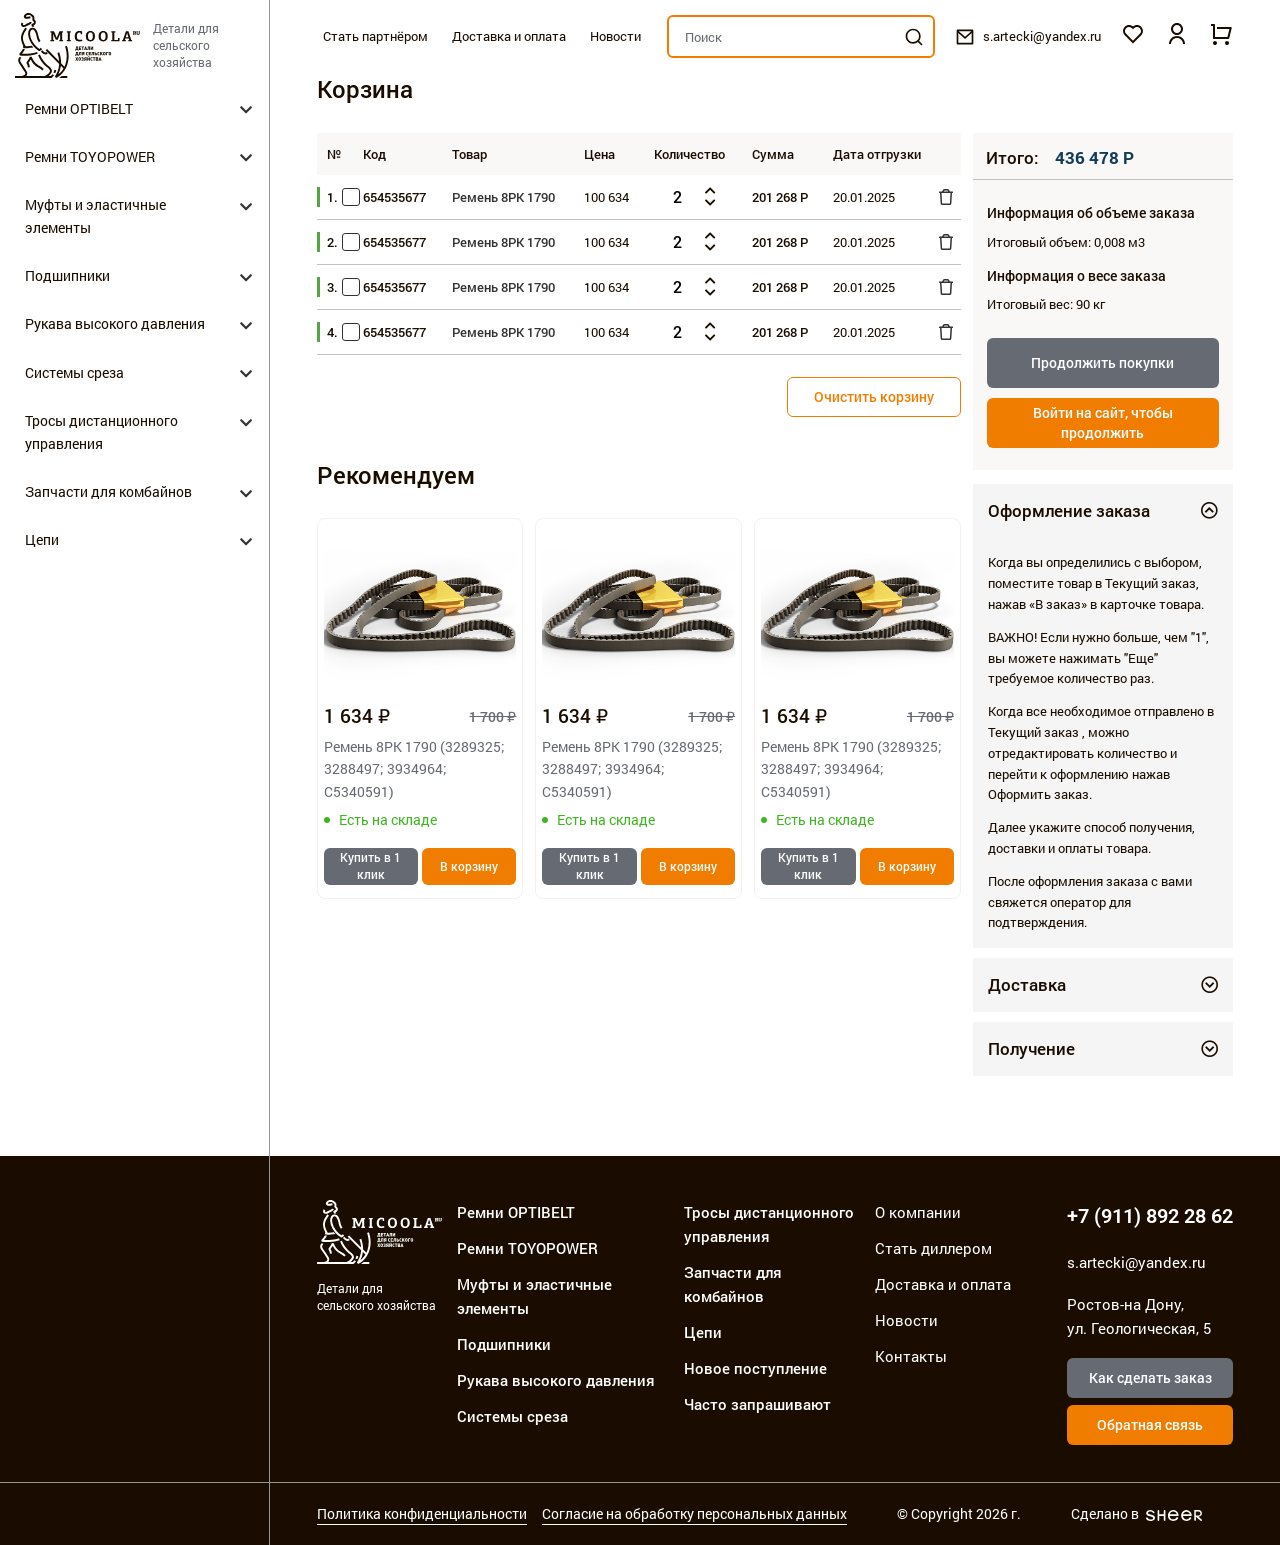
<file: basket.html>
<!DOCTYPE html>
<!--[if lt IE 7]><html lang="ru" class="lt-ie9 lt-ie8 lt-ie7"><![endif]-->
<!--[if IE 7]><html lang="ru" class="lt-ie9 lt-ie8"><![endif]-->
<!--[if IE 8]><html lang="ru" class="lt-ie9"><![endif]-->
<!--[if gt IE 8]><!-->
<html lang="ru">
<!--<![endif]-->
<head>
	<meta charset="utf-8" />
	<title>Заголовок</title>
	<meta http-equiv="X-UA-Compatible" content="IE=edge" />
	<meta name="viewport" content="width=device-width, initial-scale=1, maximum-scale=1">
	<meta name="format-detection" content="telephone=no" />
	<link rel="shortcut icon" href="favicon.png" />
	<link rel="stylesheet" href="libs/bootstrap/bootstrap-grid.css" />
	<link rel="stylesheet" href="libs/fontawesome-free-5.12.0-web/css/all.min.css" />
	<link rel="stylesheet" href="libs/fancybox-master/dist/jquery.fancybox.min.css" />
	<link rel="stylesheet" href="libs/ion.rangeSlider-master/css/ion.rangeSlider.min.css" />
	<link rel="stylesheet" href="libs/slick-1.5.9/slick/slick.css" />
	<link rel="stylesheet" href="css/fonts.css?ver=1.5" />
	<link rel="stylesheet" href="css/main.css?ver=1.5" />
	<link rel="stylesheet" href="css/media.css?ver=1.5" />
</head>
<body> 
 
	<div class="wrapper">

		<div class="wrapper-page">

			<div class="fixed-buttons">
				<a href="#modal-login" class="fixed-buttons__btn fancybox">
					<svg width="24" height="24" viewBox="0 0 24 24" fill="none" xmlns="http://www.w3.org/2000/svg"><g clip-path="url(#clip0_2_392)"><path d="M4 22C4 19.8783 4.84285 17.8434 6.34315 16.3431C7.84344 14.8429 9.87827 14 12 14C14.1217 14 16.1566 14.8429 17.6569 16.3431C19.1571 17.8434 20 19.8783 20 22H18C18 20.4087 17.3679 18.8826 16.2426 17.7574C15.1174 16.6321 13.5913 16 12 16C10.4087 16 8.88258 16.6321 7.75736 17.7574C6.63214 18.8826 6 20.4087 6 22H4ZM12 13C8.685 13 6 10.315 6 7C6 3.685 8.685 1 12 1C15.315 1 18 3.685 18 7C18 10.315 15.315 13 12 13ZM12 11C14.21 11 16 9.21 16 7C16 4.79 14.21 3 12 3C9.79 3 8 4.79 8 7C8 9.21 9.79 11 12 11Z" fill="#1A0D00" /></g><defs><clipPath id="clip0_2_392"><rect width="24" height="24" fill="white" /></clipPath></defs></svg>
				</a>
				<div class="fixed-buttons__btn open-search">
					<svg width="24" height="24" viewBox="0 0 24 24" fill="none" xmlns="http://www.w3.org/2000/svg"><g clip-path="url(#clip0_3_35)"><path d="M18.031 16.617L22.314 20.899L20.899 22.314L16.617 18.031C15.0237 19.3082 13.042 20.0029 11 20C6.032 20 2 15.968 2 11C2 6.032 6.032 2 11 2C15.968 2 20 6.032 20 11C20.0029 13.042 19.3082 15.0237 18.031 16.617ZM16.025 15.875C17.2941 14.5699 18.0029 12.8204 18 11C18 7.132 14.867 4 11 4C7.132 4 4 7.132 4 11C4 14.867 7.132 18 11 18C12.8204 18.0029 14.5699 17.2941 15.875 16.025L16.025 15.875Z" fill="#1A0D00"></path></g><defs><clipPath id="clip0_3_35"><rect width="24" height="24" fill="white"></rect></clipPath></defs></svg>
					<i class="fal fa-times"></i>
				</div>
				<a href="#" class="fixed-buttons__btn">
					<svg width="24" height="24" viewBox="0 0 24 24" fill="none" xmlns="http://www.w3.org/2000/svg"><g clip-path="url(#clip0_2_411)"><path d="M12.001 4.529C14.35 2.42 17.98 2.49 20.243 4.757C22.505 7.025 22.583 10.637 20.479 12.993L11.999 21.485L3.52101 12.993C1.41701 10.637 1.49601 7.019 3.75701 4.757C6.02201 2.493 9.64501 2.417 12.001 4.529ZM18.827 6.17C17.327 4.668 14.907 4.607 13.337 6.017L12.002 7.215L10.666 6.018C9.09101 4.606 6.67601 4.668 5.17201 6.172C3.68201 7.662 3.60701 10.047 4.98001 11.623L12 18.654L19.02 11.624C20.394 10.047 20.319 7.665 18.827 6.17Z" fill="#1A0D00" /></g><defs><clipPath id="clip0_2_411"><rect width="24" height="24" fill="white" /></clipPath></defs></svg>
				</a>
				<a href="#" class="fixed-buttons__btn">
					<svg width="24" height="24" viewBox="0 0 24 24" fill="none" xmlns="http://www.w3.org/2000/svg"><g clip-path="url(#clip0_2_410)"><path d="M4 16V4H2V2H5C5.26522 2 5.51957 2.10536 5.70711 2.29289C5.89464 2.48043 6 2.73478 6 3V15H18.438L20.438 7H8V5H21.72C21.872 5 22.022 5.03466 22.1586 5.10134C22.2952 5.16801 22.4148 5.26495 22.5083 5.38479C22.6019 5.50462 22.6668 5.6442 22.6983 5.79291C22.7298 5.94162 22.7269 6.09555 22.69 6.243L20.19 16.243C20.1358 16.4592 20.011 16.6512 19.8352 16.7883C19.6595 16.9255 19.4429 17 19.22 17H5C4.73478 17 4.48043 16.8946 4.29289 16.7071C4.10536 16.5196 4 16.2652 4 16ZM6 23C5.46957 23 4.96086 22.7893 4.58579 22.4142C4.21071 22.0391 4 21.5304 4 21C4 20.4696 4.21071 19.9609 4.58579 19.5858C4.96086 19.2107 5.46957 19 6 19C6.53043 19 7.03914 19.2107 7.41421 19.5858C7.78929 19.9609 8 20.4696 8 21C8 21.5304 7.78929 22.0391 7.41421 22.4142C7.03914 22.7893 6.53043 23 6 23ZM18 23C17.4696 23 16.9609 22.7893 16.5858 22.4142C16.2107 22.0391 16 21.5304 16 21C16 20.4696 16.2107 19.9609 16.5858 19.5858C16.9609 19.2107 17.4696 19 18 19C18.5304 19 19.0391 19.2107 19.4142 19.5858C19.7893 19.9609 20 20.4696 20 21C20 21.5304 19.7893 22.0391 19.4142 22.4142C19.0391 22.7893 18.5304 23 18 23Z" fill="#1A0D00" /></g><defs><clipPath id="clip0_2_410"><rect width="24" height="24" fill="white" /></clipPath></defs></svg>
				</a>
			</div>

			<div class="sidebar">
				<div class="sidebar__content">
					<div class="logo-wrap">
						<a href="#" class="logo">
							<img src="img/logo.svg" alt="alt">
						</a>
						<div class="logo-descr">Детали для сельского хозяйства</div>
					</div>
					<nav class="nav">
						<ul class="nav__list">
							<li><a href="#">Стать партнёром</a></li>
							<li><a href="#">Доставка и оплата</a></li>
							<li><a href="#">Новости</a></li>
						</ul>
					</nav>
					<nav class="menu">
						<ul class="menu__list">
							<li class="menu__haschild">
								<a href="#">Ремни OPTIBELT</a>
								<div class="menu__arrow"><i class="fas fa-chevron-down"></i></div>
								<div class="menu__dropdown">
									<ul>
										<li><a href="#">Для импортной техники</a></li>
										<li><a href="#">Клиновой</a></li>
										<li><a href="#">Узкий клиновой</a></li>
										<li><a href="#">Вентиляторный</a></li>
										<li><a href="#">Вариаторный</a></li>
										<li><a href="#">Многоручьевой</a></li>
										<li><a href="#">Поликлиновой</a></li>
									</ul>
								</div>
							</li>
							<li class="menu__haschild">
								<a href="#">Ремни TOYOPOWER</a>
								<div class="menu__arrow"><i class="fas fa-chevron-down"></i></div>
								<div class="menu__dropdown">
									<ul>
										<li><a href="#">Для импортной техники</a></li>
										<li><a href="#">Клиновой</a></li>
										<li><a href="#">Узкий клиновой</a></li>
										<li><a href="#">Вентиляторный</a></li>
										<li><a href="#">Вариаторный</a></li>
										<li><a href="#">Многоручьевой</a></li>
										<li><a href="#">Поликлиновой</a></li>
									</ul>
								</div>
							</li>
							<li class="menu__haschild">
								<a href="#">Муфты и эластичные элементы</a>
								<div class="menu__arrow"><i class="fas fa-chevron-down"></i></div>
								<div class="menu__dropdown">
									<ul>
										<li><a href="#">Для импортной техники</a></li>
										<li><a href="#">Клиновой</a></li>
										<li><a href="#">Узкий клиновой</a></li>
										<li><a href="#">Вентиляторный</a></li>
										<li><a href="#">Вариаторный</a></li>
										<li><a href="#">Многоручьевой</a></li>
										<li><a href="#">Поликлиновой</a></li>
									</ul>
								</div>
							</li>
							<li class="menu__haschild">
								<a href="#">Подшипники</a>
								<div class="menu__arrow"><i class="fas fa-chevron-down"></i></div>
								<div class="menu__dropdown">
									<ul>
										<li><a href="#">Для импортной техники</a></li>
										<li><a href="#">Клиновой</a></li>
										<li><a href="#">Узкий клиновой</a></li>
										<li><a href="#">Вентиляторный</a></li>
										<li><a href="#">Вариаторный</a></li>
										<li><a href="#">Многоручьевой</a></li>
										<li><a href="#">Поликлиновой</a></li>
									</ul>
								</div>
							</li>
							<li class="menu__haschild">
								<a href="#">Рукава высокого давления</a>
								<div class="menu__arrow"><i class="fas fa-chevron-down"></i></div>
								<div class="menu__dropdown">
									<ul>
										<li><a href="#">Для импортной техники</a></li>
										<li><a href="#">Клиновой</a></li>
										<li><a href="#">Узкий клиновой</a></li>
										<li><a href="#">Вентиляторный</a></li>
										<li><a href="#">Вариаторный</a></li>
										<li><a href="#">Многоручьевой</a></li>
										<li><a href="#">Поликлиновой</a></li>
									</ul>
								</div>
							</li>
							<li class="menu__haschild">
								<a href="#">Системы среза</a>
								<div class="menu__arrow"><i class="fas fa-chevron-down"></i></div>
								<div class="menu__dropdown">
									<ul>
										<li><a href="#">Для импортной техники</a></li>
										<li><a href="#">Клиновой</a></li>
										<li><a href="#">Узкий клиновой</a></li>
										<li><a href="#">Вентиляторный</a></li>
										<li><a href="#">Вариаторный</a></li>
										<li><a href="#">Многоручьевой</a></li>
										<li><a href="#">Поликлиновой</a></li>
									</ul>
								</div>
							</li>
							<li class="menu__haschild">
								<a href="#">Тросы дистанционного управления</a>
								<div class="menu__arrow"><i class="fas fa-chevron-down"></i></div>
								<div class="menu__dropdown">
									<ul>
										<li><a href="#">Для импортной техники</a></li>
										<li><a href="#">Клиновой</a></li>
										<li><a href="#">Узкий клиновой</a></li>
										<li><a href="#">Вентиляторный</a></li>
										<li><a href="#">Вариаторный</a></li>
										<li><a href="#">Многоручьевой</a></li>
										<li><a href="#">Поликлиновой</a></li>
									</ul>
								</div>
							</li>
							<li class="menu__haschild">
								<a href="#">Запчасти для комбайнов</a>
								<div class="menu__arrow"><i class="fas fa-chevron-down"></i></div>
								<div class="menu__dropdown">
									<ul>
										<li><a href="#">Для импортной техники</a></li>
										<li><a href="#">Клиновой</a></li>
										<li><a href="#">Узкий клиновой</a></li>
										<li><a href="#">Вентиляторный</a></li>
										<li><a href="#">Вариаторный</a></li>
										<li><a href="#">Многоручьевой</a></li>
										<li><a href="#">Поликлиновой</a></li>
									</ul>
								</div>
							</li>
							<li class="menu__haschild">
								<a href="#">Цепи</a>
								<div class="menu__arrow"><i class="fas fa-chevron-down"></i></div>
								<div class="menu__dropdown">
									<ul>
										<li><a href="#">Для импортной техники</a></li>
										<li><a href="#">Клиновой</a></li>
										<li><a href="#">Узкий клиновой</a></li>
										<li><a href="#">Вентиляторный</a></li>
										<li><a href="#">Вариаторный</a></li>
										<li><a href="#">Многоручьевой</a></li>
										<li><a href="#">Поликлиновой</a></li>
									</ul>
								</div>
							</li>
						</ul>
					</nav>
				</div>
			</div>
			<div class="menu-overlay"></div>
			<div class="search-overlay"></div>

			<div class="content">

				<header class="header">
					<div class="container">
						<div class="header__wrapper">
							<div class="logo-wrap">
								<a href="#" class="logo">
									<img src="img/logo.svg" alt="alt">
								</a>
								<div class="logo-descr">Детали для сельского хозяйства</div>
							</div>
							<nav class="nav">
								<ul class="nav__list">
									<li><a href="#">Стать партнёром</a></li>
									<li><a href="#">Доставка и оплата</a></li>
									<li><a href="#">Новости</a></li>
								</ul>
							</nav>
							<div class="search-main">
								<form>
									<input type="text" placeholder="Поиск" required>
									<button class="search-main__btn"><svg width="24" height="24" viewBox="0 0 24 24" fill="none" xmlns="http://www.w3.org/2000/svg"><g clip-path="url(#clip0_3_35)"><path d="M18.031 16.617L22.314 20.899L20.899 22.314L16.617 18.031C15.0237 19.3082 13.042 20.0029 11 20C6.032 20 2 15.968 2 11C2 6.032 6.032 2 11 2C15.968 2 20 6.032 20 11C20.0029 13.042 19.3082 15.0237 18.031 16.617ZM16.025 15.875C17.2941 14.5699 18.0029 12.8204 18 11C18 7.132 14.867 4 11 4C7.132 4 4 7.132 4 11C4 14.867 7.132 18 11 18C12.8204 18.0029 14.5699 17.2941 15.875 16.025L16.025 15.875Z" fill="#1A0D00" /></g><defs><clipPath id="clip0_3_35"><rect width="24" height="24" fill="white" /></clipPath></defs></svg></button>
								</form>
							</div>
							<a href="mailto:s.artecki@yandex.ru" class="link-email">
								<svg width="24" height="24" viewBox="0 0 24 24" fill="none" xmlns="http://www.w3.org/2000/svg"><g clip-path="url(#clip0_6_130)"><path d="M3 3H21C21.2652 3 21.5196 3.10536 21.7071 3.29289C21.8946 3.48043 22 3.73478 22 4V20C22 20.2652 21.8946 20.5196 21.7071 20.7071C21.5196 20.8946 21.2652 21 21 21H3C2.73478 21 2.48043 20.8946 2.29289 20.7071C2.10536 20.5196 2 20.2652 2 20V4C2 3.73478 2.10536 3.48043 2.29289 3.29289C2.48043 3.10536 2.73478 3 3 3ZM20 7.238L12.072 14.338L4 7.216V19H20V7.238ZM4.511 5L12.061 11.662L19.502 5H4.511Z" fill="#1A0D00" /></g><defs><clipPath id="clip0_6_130"><rect width="24" height="24" fill="white" /></clipPath></defs></svg>
								s.artecki@yandex.ru
							</a>
							<a href="#" class="header__btn">
								<svg width="24" height="24" viewBox="0 0 24 24" fill="none" xmlns="http://www.w3.org/2000/svg"><g clip-path="url(#clip0_2_411)"><path d="M12.001 4.529C14.35 2.42 17.98 2.49 20.243 4.757C22.505 7.025 22.583 10.637 20.479 12.993L11.999 21.485L3.52101 12.993C1.41701 10.637 1.49601 7.019 3.75701 4.757C6.02201 2.493 9.64501 2.417 12.001 4.529ZM18.827 6.17C17.327 4.668 14.907 4.607 13.337 6.017L12.002 7.215L10.666 6.018C9.09101 4.606 6.67601 4.668 5.17201 6.172C3.68201 7.662 3.60701 10.047 4.98001 11.623L12 18.654L19.02 11.624C20.394 10.047 20.319 7.665 18.827 6.17Z" fill="#1A0D00" /></g><defs><clipPath id="clip0_2_411"><rect width="24" height="24" fill="white" /></clipPath></defs></svg>
							</a>
							<a href="#modal-login" class="header__btn fancybox">
								<svg width="24" height="24" viewBox="0 0 24 24" fill="none" xmlns="http://www.w3.org/2000/svg"><g clip-path="url(#clip0_2_392)"><path d="M4 22C4 19.8783 4.84285 17.8434 6.34315 16.3431C7.84344 14.8429 9.87827 14 12 14C14.1217 14 16.1566 14.8429 17.6569 16.3431C19.1571 17.8434 20 19.8783 20 22H18C18 20.4087 17.3679 18.8826 16.2426 17.7574C15.1174 16.6321 13.5913 16 12 16C10.4087 16 8.88258 16.6321 7.75736 17.7574C6.63214 18.8826 6 20.4087 6 22H4ZM12 13C8.685 13 6 10.315 6 7C6 3.685 8.685 1 12 1C15.315 1 18 3.685 18 7C18 10.315 15.315 13 12 13ZM12 11C14.21 11 16 9.21 16 7C16 4.79 14.21 3 12 3C9.79 3 8 4.79 8 7C8 9.21 9.79 11 12 11Z" fill="#1A0D00" /></g><defs><clipPath id="clip0_2_392"><rect width="24" height="24" fill="white" /></clipPath></defs></svg>
							</a>
							<a href="#" class="header__btn">
								<svg width="24" height="24" viewBox="0 0 24 24" fill="none" xmlns="http://www.w3.org/2000/svg"><g clip-path="url(#clip0_2_410)"><path d="M4 16V4H2V2H5C5.26522 2 5.51957 2.10536 5.70711 2.29289C5.89464 2.48043 6 2.73478 6 3V15H18.438L20.438 7H8V5H21.72C21.872 5 22.022 5.03466 22.1586 5.10134C22.2952 5.16801 22.4148 5.26495 22.5083 5.38479C22.6019 5.50462 22.6668 5.6442 22.6983 5.79291C22.7298 5.94162 22.7269 6.09555 22.69 6.243L20.19 16.243C20.1358 16.4592 20.011 16.6512 19.8352 16.7883C19.6595 16.9255 19.4429 17 19.22 17H5C4.73478 17 4.48043 16.8946 4.29289 16.7071C4.10536 16.5196 4 16.2652 4 16ZM6 23C5.46957 23 4.96086 22.7893 4.58579 22.4142C4.21071 22.0391 4 21.5304 4 21C4 20.4696 4.21071 19.9609 4.58579 19.5858C4.96086 19.2107 5.46957 19 6 19C6.53043 19 7.03914 19.2107 7.41421 19.5858C7.78929 19.9609 8 20.4696 8 21C8 21.5304 7.78929 22.0391 7.41421 22.4142C7.03914 22.7893 6.53043 23 6 23ZM18 23C17.4696 23 16.9609 22.7893 16.5858 22.4142C16.2107 22.0391 16 21.5304 16 21C16 20.4696 16.2107 19.9609 16.5858 19.5858C16.9609 19.2107 17.4696 19 18 19C18.5304 19 19.0391 19.2107 19.4142 19.5858C19.7893 19.9609 20 20.4696 20 21C20 21.5304 19.7893 22.0391 19.4142 22.4142C19.0391 22.7893 18.5304 23 18 23Z" fill="#1A0D00" /></g><defs><clipPath id="clip0_2_410"><rect width="24" height="24" fill="white" /></clipPath></defs></svg>
							</a>
							<a href="tel:+79118922862" class="phone-mobile"><i class="fas fa-phone-alt"></i></a>
							<div class="sandwich">
								<div class="sw-topper"></div>
								<div class="sw-bottom"></div>
								<div class="sw-footer"></div>
							</div>
						</div>
					</div>
				</header>

				<section class="page-basket">
					<div class="container">
						<h1 class="title-middle">Корзина</h1>
						<div class="row">
							<div class="col-lg-9">
								<div class="basket-content">
									<div class="table-basket">
										<table>
											<thead>
												<tr>
													<th>№</th>
													<th>Код</th>
													<th>Товар</th>
													<th>Цена</th>
													<th>Количество</th>
													<th>Сумма</th>
													<th>Дата отгрузки</th>
													<th></th>
												</tr>
											</thead>
											<tbody>
												<tr>
													<td data-title="№">
														<div class="wrap-td-number">
															<div class="status-basket status-basket_sent"></div>
															<div><strong>1.</strong></div>
														</div>
													</td>
													<td data-title="Код">
														<div class="wrap-td-code">
															<div class="checkbox-main">
																<label>
																	<input type="checkbox">
																	<span></span>
																</label>
															</div>
															<strong>654535677</strong>	
														</div>
													</td>
													<td data-title="Товар"><a href="#" class="name-basket-td">Ремень 8PK 1790</a></td>
													<td data-title="Цена">100 634</td>
													<td data-title="Количество">
														<div class="quantity">
															<input type="number" min="1" step="1" value="2">
															<div class="quantity-button quantity-up"><i class="fas fa-chevron-up"></i></div>
															<div class="quantity-button quantity-down"><i class="fas fa-chevron-down"></i></div>
														</div>
													</td>
													<td data-title="Сумма"><strong class="price-td">201 268 Р</strong></td>
													<td data-title="Дата отгрузки">20.01.2025</td>
													<td>
														<div class="remove-basket"><i class="far fa-trash"></i></div>
													</td>
												</tr>
												<tr>
													<td data-title="№">
														<div class="wrap-td-number">
															<div class="status-basket status-basket_sent"></div>
															<div><strong>2.</strong></div>
														</div>
													</td>
													<td data-title="Код">
														<div class="wrap-td-code">
															<div class="checkbox-main">
																<label>
																	<input type="checkbox">
																	<span></span>
																</label>
															</div>
															<strong>654535677</strong>	
														</div>
													</td>
													<td data-title="Товар"><a href="#" class="name-basket-td">Ремень 8PK 1790</a></td>
													<td data-title="Цена">100 634</td>
													<td data-title="Количество">
														<div class="quantity">
															<input type="number" min="1" step="1" value="2">
															<div class="quantity-button quantity-up"><i class="fas fa-chevron-up"></i></div>
															<div class="quantity-button quantity-down"><i class="fas fa-chevron-down"></i></div>
														</div>
													</td>
													<td data-title="Сумма"><strong class="price-td">201 268 Р</strong></td>
													<td data-title="Дата отгрузки">20.01.2025</td>
													<td>
														<div class="remove-basket"><i class="far fa-trash"></i></div>
													</td>
												</tr>
												<tr>
													<td data-title="№">
														<div class="wrap-td-number">
															<div class="status-basket status-basket_sent"></div>
															<div><strong>3.</strong></div>
														</div>
													</td>
													<td data-title="Код">
														<div class="wrap-td-code">
															<div class="checkbox-main">
																<label>
																	<input type="checkbox">
																	<span></span>
																</label>
															</div>
															<strong>654535677</strong>	
														</div>
													</td>
													<td data-title="Товар"><a href="#" class="name-basket-td">Ремень 8PK 1790</a></td>
													<td data-title="Цена">100 634</td>
													<td data-title="Количество">
														<div class="quantity">
															<input type="number" min="1" step="1" value="2">
															<div class="quantity-button quantity-up"><i class="fas fa-chevron-up"></i></div>
															<div class="quantity-button quantity-down"><i class="fas fa-chevron-down"></i></div>
														</div>
													</td>
													<td data-title="Сумма"><strong class="price-td">201 268 Р</strong></td>
													<td data-title="Дата отгрузки">20.01.2025</td>
													<td>
														<div class="remove-basket"><i class="far fa-trash"></i></div>
													</td>
												</tr>
												<tr>
													<td data-title="№">
														<div class="wrap-td-number">
															<div class="status-basket status-basket_sent"></div>
															<div><strong>4.</strong></div>
														</div>
													</td>
													<td data-title="Код">
														<div class="wrap-td-code">
															<div class="checkbox-main">
																<label>
																	<input type="checkbox">
																	<span></span>
																</label>
															</div>
															<strong>654535677</strong>	
														</div>
													</td>
													<td data-title="Товар"><a href="#" class="name-basket-td">Ремень 8PK 1790</a></td>
													<td data-title="Цена">100 634</td>
													<td data-title="Количество">
														<div class="quantity">
															<input type="number" min="1" step="1" value="2">
															<div class="quantity-button quantity-up"><i class="fas fa-chevron-up"></i></div>
															<div class="quantity-button quantity-down"><i class="fas fa-chevron-down"></i></div>
														</div>
													</td>
													<td data-title="Сумма"><strong class="price-td">201 268 Р</strong></td>
													<td data-title="Дата отгрузки">20.01.2025</td>
													<td>
														<div class="remove-basket"><i class="far fa-trash"></i></div>
													</td>
												</tr>
											</tbody>
										</table>
									</div>
									<div class="basket-button">
										<a href="#" class="btn-main btn-main--border">Очистить корзину</a>
									</div>
									<div class="hidden-mobile">
										<h2 class="title-middle">Рекомендуем</h2>
										<div class="row row--main">
											<div class="col-lg-4 col-md-6">
												<div class="item-catalog">
													<div class="btn-favorite"><i class="far fa-heart"></i></div>
													<a href="#" class="item-catalog__image">
														<img src="img/catalog1.jpg" alt="alt">
													</a>
													<div class="item-catalog__content">
														<div class="item-catalog__prices">
															<div class="price-main">1 634 ₽</div>
															<div class="price-old">1 700 ₽</div>
														</div>
														<a href="#" class="item-catalog__title">Ремень 8PK 1790 (3289325; 3288497; 3934964; С5340591)</a>
														<div class="available">Есть на складе</div>
														<div class="item-catalog__buttons">
															<a href="#" class="btn-main btn-main--page">Купить в 1 клик</a>
															<a href="#" class="btn-main">В корзину</a>
														</div>
													</div>
												</div>
											</div>
											<div class="col-lg-4 col-md-6">
												<div class="item-catalog">
													<div class="btn-favorite"><i class="far fa-heart"></i></div>
													<a href="#" class="item-catalog__image">
														<img src="img/catalog1.jpg" alt="alt">
													</a>
													<div class="item-catalog__content">
														<div class="item-catalog__prices">
															<div class="price-main">1 634 ₽</div>
															<div class="price-old">1 700 ₽</div>
														</div>
														<a href="#" class="item-catalog__title">Ремень 8PK 1790 (3289325; 3288497; 3934964; С5340591)</a>
														<div class="available">Есть на складе</div>
														<div class="item-catalog__buttons">
															<a href="#" class="btn-main btn-main--page">Купить в 1 клик</a>
															<a href="#" class="btn-main">В корзину</a>
														</div>
													</div>
												</div>
											</div>
											<div class="col-lg-4 col-md-6">
												<div class="item-catalog">
													<div class="btn-favorite"><i class="far fa-heart"></i></div>
													<a href="#" class="item-catalog__image">
														<img src="img/catalog1.jpg" alt="alt">
													</a>
													<div class="item-catalog__content">
														<div class="item-catalog__prices">
															<div class="price-main">1 634 ₽</div>
															<div class="price-old">1 700 ₽</div>
														</div>
														<a href="#" class="item-catalog__title">Ремень 8PK 1790 (3289325; 3288497; 3934964; С5340591)</a>
														<div class="available">Есть на складе</div>
														<div class="item-catalog__buttons">
															<a href="#" class="btn-main btn-main--page">Купить в 1 клик</a>
															<a href="#" class="btn-main">В корзину</a>
														</div>
													</div>
												</div>
											</div>
										</div>
									</div>
								</div>
							</div>
							<div class="col-lg-3">
								<div class="sidebar-cart">
									<div class="info-cart">
										<div class="info-cart__total">Итого: <strong>436 478 Р</strong></div>
										<div class="info-cart__content">
											<div class="info-cart__item">
												<div class="info-cart__title">Информация об объеме заказа</div>
												<div class="info-cart__value">Итоговый объем: 0,008 м3</div>
											</div>
											<div class="info-cart__item">
												<div class="info-cart__title">Информация о весе заказа</div>
												<div class="info-cart__value">Итоговый вес: 90 кг</div>
											</div>
											<a href="#" class="btn-main btn-main--page">Продолжить покупки</a>
											<a href="#" class="btn-main">Войти на сайт, чтобы продолжить</a>
										</div>
									</div>
									<div class="info-dropdown active">
										<div class="info-dropdown__head">Оформление заказа <i class="far fa-chevron-circle-down"></i></div>
										<div class="info-dropdown__content" style="display: block;">
											<p>Когда вы определились с выбором, поместите товар в Текущий заказ, нажав   «В заказ» в карточке товара.</p>
											<p>ВАЖНО! Если нужно больше, чем "1", вы можете нажимать "Еще" требуемое количество раз.</p>
											<p>Когда все необходимое отправлено в Текущий заказ , можно отредактировать количество и перейти к оформлению нажав Оформить заказ.</p>
											<p>Далее укажите способ получения, доставки и оплаты товара.</p>
											<p>После оформления заказа с вами свяжется оператор для подтверждения.</p>
										</div>
									</div>
									<div class="info-dropdown">
										<div class="info-dropdown__head">Доставка <i class="far fa-chevron-circle-down"></i></div>
										<div class="info-dropdown__content">
											<p>Когда вы определились с выбором, поместите товар в Текущий заказ, нажав   «В заказ» в карточке товара.</p>
											<p>ВАЖНО! Если нужно больше, чем "1", вы можете нажимать "Еще" требуемое количество раз.</p>
											<p>Когда все необходимое отправлено в Текущий заказ , можно отредактировать количество и перейти к оформлению нажав Оформить заказ.</p>
											<p>Далее укажите способ получения, доставки и оплаты товара.</p>
											<p>После оформления заказа с вами свяжется оператор для подтверждения.</p>
										</div>
									</div>
									<div class="info-dropdown">
										<div class="info-dropdown__head">Получение <i class="far fa-chevron-circle-down"></i></div>
										<div class="info-dropdown__content">
											<p>Когда вы определились с выбором, поместите товар в Текущий заказ, нажав   «В заказ» в карточке товара.</p>
											<p>ВАЖНО! Если нужно больше, чем "1", вы можете нажимать "Еще" требуемое количество раз.</p>
											<p>Когда все необходимое отправлено в Текущий заказ , можно отредактировать количество и перейти к оформлению нажав Оформить заказ.</p>
											<p>Далее укажите способ получения, доставки и оплаты товара.</p>
											<p>После оформления заказа с вами свяжется оператор для подтверждения.</p>
										</div>
									</div>
								</div>
							</div>
						</div>
						<div class="show-mobile">
							<h2 class="title-middle">Рекомендуем</h2>
							<div class="slider-catalog">
								<div>
									<div class="item-catalog">
										<div class="btn-favorite"><i class="far fa-heart"></i></div>
										<a href="#" class="item-catalog__image">
											<img src="img/catalog1.jpg" alt="alt">
										</a>
										<div class="item-catalog__content">
											<div class="item-catalog__prices">
												<div class="price-main">1 634 ₽</div>
												<div class="price-old">1 700 ₽</div>
											</div>
											<a href="#" class="item-catalog__title">Ремень 8PK 1790 (3289325; 3288497; 3934964; С5340591)</a>
											<div class="available">Есть на складе</div>
											<div class="item-catalog__buttons">
												<a href="#" class="btn-main btn-main--page">Купить в 1 клик</a>
												<a href="#" class="btn-main">В корзину</a>
											</div>
										</div>
									</div>
								</div>
								<div>
									<div class="item-catalog">
										<div class="btn-favorite"><i class="far fa-heart"></i></div>
										<a href="#" class="item-catalog__image">
											<img src="img/catalog1.jpg" alt="alt">
										</a>
										<div class="item-catalog__content">
											<div class="item-catalog__prices">
												<div class="price-main">1 634 ₽</div>
												<div class="price-old">1 700 ₽</div>
											</div>
											<a href="#" class="item-catalog__title">Ремень 8PK 1790 (3289325; 3288497; 3934964; С5340591)</a>
											<div class="available">Есть на складе</div>
											<div class="item-catalog__buttons">
												<a href="#" class="btn-main btn-main--page">Купить в 1 клик</a>
												<a href="#" class="btn-main">В корзину</a>
											</div>
										</div>
									</div>
								</div>
								<div>
									<div class="item-catalog">
										<div class="btn-favorite"><i class="far fa-heart"></i></div>
										<a href="#" class="item-catalog__image">
											<img src="img/catalog1.jpg" alt="alt">
										</a>
										<div class="item-catalog__content">
											<div class="item-catalog__prices">
												<div class="price-main">1 634 ₽</div>
												<div class="price-old">1 700 ₽</div>
											</div>
											<a href="#" class="item-catalog__title">Ремень 8PK 1790 (3289325; 3288497; 3934964; С5340591)</a>
											<div class="available">Есть на складе</div>
											<div class="item-catalog__buttons">
												<a href="#" class="btn-main btn-main--page">Купить в 1 клик</a>
												<a href="#" class="btn-main">В корзину</a>
											</div>
										</div>
									</div>
								</div>
								<div>
									<div class="item-catalog">
										<div class="btn-favorite"><i class="far fa-heart"></i></div>
										<a href="#" class="item-catalog__image">
											<img src="img/catalog1.jpg" alt="alt">
										</a>
										<div class="item-catalog__content">
											<div class="item-catalog__prices">
												<div class="price-main">1 634 ₽</div>
												<div class="price-old">1 700 ₽</div>
											</div>
											<a href="#" class="item-catalog__title">Ремень 8PK 1790 (3289325; 3288497; 3934964; С5340591)</a>
											<div class="available">Есть на складе</div>
											<div class="item-catalog__buttons">
												<a href="#" class="btn-main btn-main--page">Купить в 1 клик</a>
												<a href="#" class="btn-main">В корзину</a>
											</div>
										</div>
									</div>
								</div>
								<div>
									<div class="item-catalog">
										<div class="btn-favorite"><i class="far fa-heart"></i></div>
										<a href="#" class="item-catalog__image">
											<img src="img/catalog1.jpg" alt="alt">
										</a>
										<div class="item-catalog__content">
											<div class="item-catalog__prices">
												<div class="price-main">1 634 ₽</div>
												<div class="price-old">1 700 ₽</div>
											</div>
											<a href="#" class="item-catalog__title">Ремень 8PK 1790 (3289325; 3288497; 3934964; С5340591)</a>
											<div class="available">Есть на складе</div>
											<div class="item-catalog__buttons">
												<a href="#" class="btn-main btn-main--page">Купить в 1 клик</a>
												<a href="#" class="btn-main">В корзину</a>
											</div>
										</div>
									</div>
								</div>
								<div>
									<div class="item-catalog">
										<div class="btn-favorite"><i class="far fa-heart"></i></div>
										<a href="#" class="item-catalog__image">
											<img src="img/catalog1.jpg" alt="alt">
										</a>
										<div class="item-catalog__content">
											<div class="item-catalog__prices">
												<div class="price-main">1 634 ₽</div>
												<div class="price-old">1 700 ₽</div>
											</div>
											<a href="#" class="item-catalog__title">Ремень 8PK 1790 (3289325; 3288497; 3934964; С5340591)</a>
											<div class="available">Есть на складе</div>
											<div class="item-catalog__buttons">
												<a href="#" class="btn-main btn-main--page">Купить в 1 клик</a>
												<a href="#" class="btn-main">В корзину</a>
											</div>
										</div>
									</div>
								</div>
							</div>
						</div>
					</div>
				</section>

			</div>

		</div>

		<footer class="footer">
			<div class="footer__wrapper">
				<div class="footer__sidebar"></div>
				<div class="footer__content">
					<div class="container">
						<div class="footer__grid">
							<div class="footer__column">
								<div class="footer__logo">
									<a href="#" class="logo">
										<img src="img/logo2.svg" alt="alt">
									</a>
									<div class="logo-descr">Детали для сельского хозяйства</div>
								</div>
							</div>
							<div class="footer__column">
								<ul class="footer__nav">
									<li><a href="#">Ремни OPTIBELT</a></li>
									<li><a href="#">Ремни TOYOPOWER</a></li>
									<li><a href="#">Муфты и эластичные элементы</a></li>
									<li><a href="#">Подшипники</a></li>
									<li><a href="#">Рукава высокого давления</a></li>
									<li><a href="#">Системы среза</a></li>
								</ul>
							</div>
							<div class="footer__column">
								<ul class="footer__nav">
									<li><a href="#">Тросы дистанционного управления</a></li>
									<li><a href="#">Запчасти для комбайнов</a></li>
									<li><a href="#">Цепи</a></li>
									<li><a href="#">Новое поступление</a></li>
									<li><a href="#">Часто запрашивают</a></li>
								</ul>
							</div>
							<div class="footer__column">
								<ul class="footer__nav footer__nav--default">
									<li><a href="#">О компании</a></li>
									<li><a href="#">Стать диллером</a></li>
									<li><a href="#">Доставка и оплата</a></li>
									<li><a href="#">Новости</a></li>
									<li><a href="#">Контакты</a></li>
								</ul>
							</div>
							<div class="footer__column">
								<div class="footer__contacts">
									<p><a href="tel:+79118922862" class="footer__phone">+7 (911) 892 28 62</a></p>
									<p><a href="mailto:s.artecki@yandex.ru">s.artecki@yandex.ru</a></p>
									<p>Ростов-на Дону, <br>ул. Геологическая, 5</p>
									<a href="#" class="btn-main btn-main--page">Как сделать заказ</a>
									<a href="#" class="btn-main">Обратная связь</a>
								</div>
							</div>
						</div>
					</div>
				</div>
			</div>
			<div class="footer__bottom">
				<div class="footer__wrapper">
					<div class="footer__sidebar"></div>
					<div class="footer__content">
						<div class="container">
							<div class="footer__line">
								<div class="footer__links">
									<a href="#">Политика конфиденциальности</a>
									<a href="#">Согласие на обработку персональных данных</a>
								</div>
								<div class="copyright">© Copyright 2026 г.</div>
								<div class="create">Сделано в <a href="#" target="_blank"><img src="img/sheer.svg" alt="alt"></a></div>
							</div>
						</div>
					</div>
				</div>
			</div>
		</footer>
		
	</div>

	<div id="modal-login" class="modal-block">
		<div class="modal-wrap">
			<div class="title-modal">Вход</div>
			<form>
				<div class="item-form">
					<input type="tel" class="input-phone" placeholder="+7 (978) 123-45-67" inputmode="numeric">
				</div>
				<div class="modal-wrap__link">
					<a href="#modal-registration" class="fancybox">Регистрация</a>
				</div>
				<input type="submit" value="Получить код" class="btn-main">
				<div class="checkbox">
					<label>
						<input type="checkbox" checked required />
						<span>Согласие на обработку персональных данных</span>
					</label>
				</div>
			</form>
		</div>
	</div>

	<div id="modal-registration" class="modal-block">
		<div class="modal-wrap">
			<div class="title-modal">Регистрация</div>
			<form>
				<div class="item-form">
					<input type="text" placeholder="ИНН компании">
				</div>
				<div class="item-form">
					<input type="email" placeholder="Почта" inputmode="email">
				</div>
				<div class="item-form">
					<input type="tel" class="input-phone" placeholder="+7 (978) 123-45-67" inputmode="numeric">
				</div>
				<input type="submit" value="Получить код" class="btn-main">
				<div class="checkbox">
					<label>
						<input type="checkbox" checked required />
						<span>Согласие на обработку персональных данных</span>
					</label>
				</div>
			</form>
		</div>
	</div>


	<script src="libs/jquery/jquery-3.6.0.min.js"></script>
	<script src="libs/fancybox-master/dist/jquery.fancybox.min.js"></script>
	<script src="libs/slick-1.5.9/slick/slick.min.js"></script>
	<script src="libs/jQueryFormStyler-master/jquery.formstyler.min.js"></script>
	<script src="libs/ion.rangeSlider-master/js/ion.rangeSlider.min.js"></script>
	<script src="libs/mask/jquery.maskedinput.js"></script>
	<script src="js/common.js?ver=1.5"></script>
	<!-- Yandex.Metrika counter --><!-- /Yandex.Metrika counter -->
	<!-- Google Analytics counter --><!-- /Google Analytics counter -->
</body>
</html>
</file>
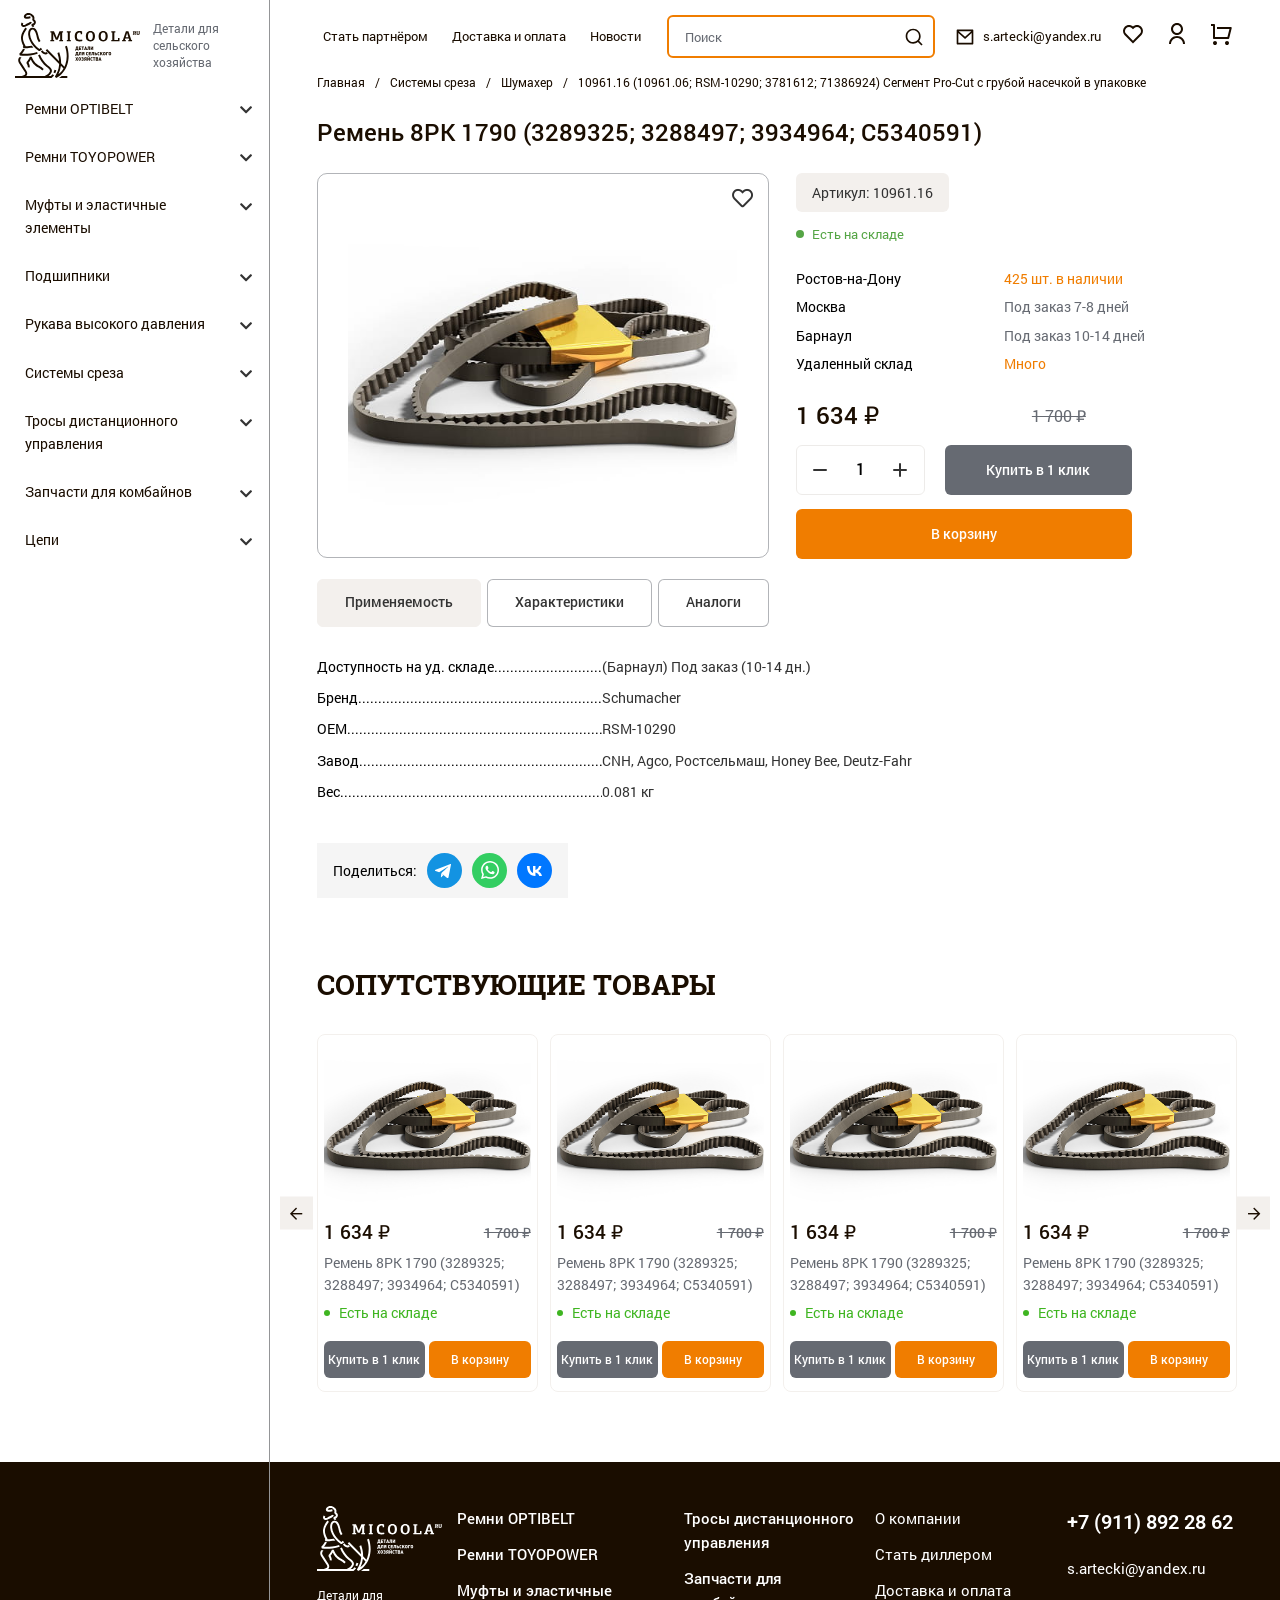
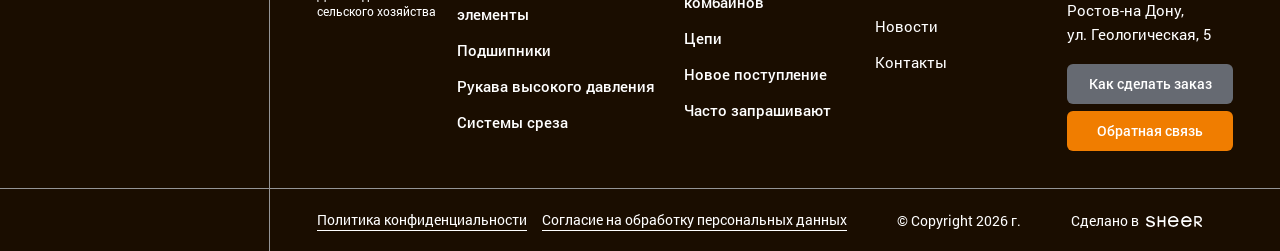
<file: card.html>
<!DOCTYPE html>
<!--[if lt IE 7]><html lang="ru" class="lt-ie9 lt-ie8 lt-ie7"><![endif]-->
<!--[if IE 7]><html lang="ru" class="lt-ie9 lt-ie8"><![endif]-->
<!--[if IE 8]><html lang="ru" class="lt-ie9"><![endif]-->
<!--[if gt IE 8]><!-->
<html lang="ru">
<!--<![endif]-->
<head>
	<meta charset="utf-8" />
	<title>Заголовок</title>
	<meta http-equiv="X-UA-Compatible" content="IE=edge" />
	<meta name="viewport" content="width=device-width, initial-scale=1, maximum-scale=1">
	<meta name="format-detection" content="telephone=no" />
	<link rel="shortcut icon" href="favicon.png" />
	<link rel="stylesheet" href="libs/bootstrap/bootstrap-grid.css" />
	<link rel="stylesheet" href="libs/fontawesome-free-5.12.0-web/css/all.min.css" />
	<link rel="stylesheet" href="libs/fancybox-master/dist/jquery.fancybox.min.css" />
	<link rel="stylesheet" href="libs/ion.rangeSlider-master/css/ion.rangeSlider.min.css" />
	<link rel="stylesheet" href="libs/slick-1.5.9/slick/slick.css" />
	<link rel="stylesheet" href="css/fonts.css?ver=1.5" />
	<link rel="stylesheet" href="css/main.css?ver=1.5" />
	<link rel="stylesheet" href="css/media.css?ver=1.5" />
</head>
<body> 

	<div class="wrapper">

		<div class="wrapper-page">

			<div class="fixed-buttons">
				<a href="#modal-login" class="fixed-buttons__btn fancybox">
					<svg width="24" height="24" viewBox="0 0 24 24" fill="none" xmlns="http://www.w3.org/2000/svg"><g clip-path="url(#clip0_2_392)"><path d="M4 22C4 19.8783 4.84285 17.8434 6.34315 16.3431C7.84344 14.8429 9.87827 14 12 14C14.1217 14 16.1566 14.8429 17.6569 16.3431C19.1571 17.8434 20 19.8783 20 22H18C18 20.4087 17.3679 18.8826 16.2426 17.7574C15.1174 16.6321 13.5913 16 12 16C10.4087 16 8.88258 16.6321 7.75736 17.7574C6.63214 18.8826 6 20.4087 6 22H4ZM12 13C8.685 13 6 10.315 6 7C6 3.685 8.685 1 12 1C15.315 1 18 3.685 18 7C18 10.315 15.315 13 12 13ZM12 11C14.21 11 16 9.21 16 7C16 4.79 14.21 3 12 3C9.79 3 8 4.79 8 7C8 9.21 9.79 11 12 11Z" fill="#1A0D00" /></g><defs><clipPath id="clip0_2_392"><rect width="24" height="24" fill="white" /></clipPath></defs></svg>
				</a>
				<div class="fixed-buttons__btn open-search">
					<svg width="24" height="24" viewBox="0 0 24 24" fill="none" xmlns="http://www.w3.org/2000/svg"><g clip-path="url(#clip0_3_35)"><path d="M18.031 16.617L22.314 20.899L20.899 22.314L16.617 18.031C15.0237 19.3082 13.042 20.0029 11 20C6.032 20 2 15.968 2 11C2 6.032 6.032 2 11 2C15.968 2 20 6.032 20 11C20.0029 13.042 19.3082 15.0237 18.031 16.617ZM16.025 15.875C17.2941 14.5699 18.0029 12.8204 18 11C18 7.132 14.867 4 11 4C7.132 4 4 7.132 4 11C4 14.867 7.132 18 11 18C12.8204 18.0029 14.5699 17.2941 15.875 16.025L16.025 15.875Z" fill="#1A0D00"></path></g><defs><clipPath id="clip0_3_35"><rect width="24" height="24" fill="white"></rect></clipPath></defs></svg>
					<i class="fal fa-times"></i>
				</div>
				<a href="#" class="fixed-buttons__btn">
					<svg width="24" height="24" viewBox="0 0 24 24" fill="none" xmlns="http://www.w3.org/2000/svg"><g clip-path="url(#clip0_2_411)"><path d="M12.001 4.529C14.35 2.42 17.98 2.49 20.243 4.757C22.505 7.025 22.583 10.637 20.479 12.993L11.999 21.485L3.52101 12.993C1.41701 10.637 1.49601 7.019 3.75701 4.757C6.02201 2.493 9.64501 2.417 12.001 4.529ZM18.827 6.17C17.327 4.668 14.907 4.607 13.337 6.017L12.002 7.215L10.666 6.018C9.09101 4.606 6.67601 4.668 5.17201 6.172C3.68201 7.662 3.60701 10.047 4.98001 11.623L12 18.654L19.02 11.624C20.394 10.047 20.319 7.665 18.827 6.17Z" fill="#1A0D00" /></g><defs><clipPath id="clip0_2_411"><rect width="24" height="24" fill="white" /></clipPath></defs></svg>
				</a>
				<a href="#" class="fixed-buttons__btn">
					<svg width="24" height="24" viewBox="0 0 24 24" fill="none" xmlns="http://www.w3.org/2000/svg"><g clip-path="url(#clip0_2_410)"><path d="M4 16V4H2V2H5C5.26522 2 5.51957 2.10536 5.70711 2.29289C5.89464 2.48043 6 2.73478 6 3V15H18.438L20.438 7H8V5H21.72C21.872 5 22.022 5.03466 22.1586 5.10134C22.2952 5.16801 22.4148 5.26495 22.5083 5.38479C22.6019 5.50462 22.6668 5.6442 22.6983 5.79291C22.7298 5.94162 22.7269 6.09555 22.69 6.243L20.19 16.243C20.1358 16.4592 20.011 16.6512 19.8352 16.7883C19.6595 16.9255 19.4429 17 19.22 17H5C4.73478 17 4.48043 16.8946 4.29289 16.7071C4.10536 16.5196 4 16.2652 4 16ZM6 23C5.46957 23 4.96086 22.7893 4.58579 22.4142C4.21071 22.0391 4 21.5304 4 21C4 20.4696 4.21071 19.9609 4.58579 19.5858C4.96086 19.2107 5.46957 19 6 19C6.53043 19 7.03914 19.2107 7.41421 19.5858C7.78929 19.9609 8 20.4696 8 21C8 21.5304 7.78929 22.0391 7.41421 22.4142C7.03914 22.7893 6.53043 23 6 23ZM18 23C17.4696 23 16.9609 22.7893 16.5858 22.4142C16.2107 22.0391 16 21.5304 16 21C16 20.4696 16.2107 19.9609 16.5858 19.5858C16.9609 19.2107 17.4696 19 18 19C18.5304 19 19.0391 19.2107 19.4142 19.5858C19.7893 19.9609 20 20.4696 20 21C20 21.5304 19.7893 22.0391 19.4142 22.4142C19.0391 22.7893 18.5304 23 18 23Z" fill="#1A0D00" /></g><defs><clipPath id="clip0_2_410"><rect width="24" height="24" fill="white" /></clipPath></defs></svg>
				</a>
			</div>

			<div class="sidebar">
				<div class="sidebar__content">
					<div class="logo-wrap">
						<a href="#" class="logo">
							<img src="img/logo.svg" alt="alt">
						</a>
						<div class="logo-descr">Детали для сельского хозяйства</div>
					</div>
					<nav class="nav">
						<ul class="nav__list">
							<li><a href="#">Стать партнёром</a></li>
							<li><a href="#">Доставка и оплата</a></li>
							<li><a href="#">Новости</a></li>
						</ul>
					</nav>
					<nav class="menu">
						<ul class="menu__list">
							<li class="menu__haschild">
								<a href="#">Ремни OPTIBELT</a>
								<div class="menu__arrow"><i class="fas fa-chevron-down"></i></div>
								<div class="menu__dropdown">
									<ul>
										<li><a href="#">Для импортной техники</a></li>
										<li><a href="#">Клиновой</a></li>
										<li><a href="#">Узкий клиновой</a></li>
										<li><a href="#">Вентиляторный</a></li>
										<li><a href="#">Вариаторный</a></li>
										<li><a href="#">Многоручьевой</a></li>
										<li><a href="#">Поликлиновой</a></li>
									</ul>
								</div>
							</li>
							<li class="menu__haschild">
								<a href="#">Ремни TOYOPOWER</a>
								<div class="menu__arrow"><i class="fas fa-chevron-down"></i></div>
								<div class="menu__dropdown">
									<ul>
										<li><a href="#">Для импортной техники</a></li>
										<li><a href="#">Клиновой</a></li>
										<li><a href="#">Узкий клиновой</a></li>
										<li><a href="#">Вентиляторный</a></li>
										<li><a href="#">Вариаторный</a></li>
										<li><a href="#">Многоручьевой</a></li>
										<li><a href="#">Поликлиновой</a></li>
									</ul>
								</div>
							</li>
							<li class="menu__haschild">
								<a href="#">Муфты и эластичные элементы</a>
								<div class="menu__arrow"><i class="fas fa-chevron-down"></i></div>
								<div class="menu__dropdown">
									<ul>
										<li><a href="#">Для импортной техники</a></li>
										<li><a href="#">Клиновой</a></li>
										<li><a href="#">Узкий клиновой</a></li>
										<li><a href="#">Вентиляторный</a></li>
										<li><a href="#">Вариаторный</a></li>
										<li><a href="#">Многоручьевой</a></li>
										<li><a href="#">Поликлиновой</a></li>
									</ul>
								</div>
							</li>
							<li class="menu__haschild">
								<a href="#">Подшипники</a>
								<div class="menu__arrow"><i class="fas fa-chevron-down"></i></div>
								<div class="menu__dropdown">
									<ul>
										<li><a href="#">Для импортной техники</a></li>
										<li><a href="#">Клиновой</a></li>
										<li><a href="#">Узкий клиновой</a></li>
										<li><a href="#">Вентиляторный</a></li>
										<li><a href="#">Вариаторный</a></li>
										<li><a href="#">Многоручьевой</a></li>
										<li><a href="#">Поликлиновой</a></li>
									</ul>
								</div>
							</li>
							<li class="menu__haschild">
								<a href="#">Рукава высокого давления</a>
								<div class="menu__arrow"><i class="fas fa-chevron-down"></i></div>
								<div class="menu__dropdown">
									<ul>
										<li><a href="#">Для импортной техники</a></li>
										<li><a href="#">Клиновой</a></li>
										<li><a href="#">Узкий клиновой</a></li>
										<li><a href="#">Вентиляторный</a></li>
										<li><a href="#">Вариаторный</a></li>
										<li><a href="#">Многоручьевой</a></li>
										<li><a href="#">Поликлиновой</a></li>
									</ul>
								</div>
							</li>
							<li class="menu__haschild">
								<a href="#">Системы среза</a>
								<div class="menu__arrow"><i class="fas fa-chevron-down"></i></div>
								<div class="menu__dropdown">
									<ul>
										<li><a href="#">Для импортной техники</a></li>
										<li><a href="#">Клиновой</a></li>
										<li><a href="#">Узкий клиновой</a></li>
										<li><a href="#">Вентиляторный</a></li>
										<li><a href="#">Вариаторный</a></li>
										<li><a href="#">Многоручьевой</a></li>
										<li><a href="#">Поликлиновой</a></li>
									</ul>
								</div>
							</li>
							<li class="menu__haschild">
								<a href="#">Тросы дистанционного управления</a>
								<div class="menu__arrow"><i class="fas fa-chevron-down"></i></div>
								<div class="menu__dropdown">
									<ul>
										<li><a href="#">Для импортной техники</a></li>
										<li><a href="#">Клиновой</a></li>
										<li><a href="#">Узкий клиновой</a></li>
										<li><a href="#">Вентиляторный</a></li>
										<li><a href="#">Вариаторный</a></li>
										<li><a href="#">Многоручьевой</a></li>
										<li><a href="#">Поликлиновой</a></li>
									</ul>
								</div>
							</li>
							<li class="menu__haschild">
								<a href="#">Запчасти для комбайнов</a>
								<div class="menu__arrow"><i class="fas fa-chevron-down"></i></div>
								<div class="menu__dropdown">
									<ul>
										<li><a href="#">Для импортной техники</a></li>
										<li><a href="#">Клиновой</a></li>
										<li><a href="#">Узкий клиновой</a></li>
										<li><a href="#">Вентиляторный</a></li>
										<li><a href="#">Вариаторный</a></li>
										<li><a href="#">Многоручьевой</a></li>
										<li><a href="#">Поликлиновой</a></li>
									</ul>
								</div>
							</li>
							<li class="menu__haschild">
								<a href="#">Цепи</a>
								<div class="menu__arrow"><i class="fas fa-chevron-down"></i></div>
								<div class="menu__dropdown">
									<ul>
										<li><a href="#">Для импортной техники</a></li>
										<li><a href="#">Клиновой</a></li>
										<li><a href="#">Узкий клиновой</a></li>
										<li><a href="#">Вентиляторный</a></li>
										<li><a href="#">Вариаторный</a></li>
										<li><a href="#">Многоручьевой</a></li>
										<li><a href="#">Поликлиновой</a></li>
									</ul>
								</div>
							</li>
						</ul>
					</nav>
				</div>
			</div>
			<div class="menu-overlay"></div>
			<div class="search-overlay"></div>

			<div class="content">

				<header class="header">
					<div class="container">
						<div class="header__wrapper">
							<div class="logo-wrap">
								<a href="#" class="logo">
									<img src="img/logo.svg" alt="alt">
								</a>
								<div class="logo-descr">Детали для сельского хозяйства</div>
							</div>
							<nav class="nav">
								<ul class="nav__list">
									<li><a href="#">Стать партнёром</a></li>
									<li><a href="#">Доставка и оплата</a></li>
									<li><a href="#">Новости</a></li>
								</ul>
							</nav>
							<div class="search-main">
								<form>
									<input type="text" placeholder="Поиск" required>
									<button class="search-main__btn"><svg width="24" height="24" viewBox="0 0 24 24" fill="none" xmlns="http://www.w3.org/2000/svg"><g clip-path="url(#clip0_3_35)"><path d="M18.031 16.617L22.314 20.899L20.899 22.314L16.617 18.031C15.0237 19.3082 13.042 20.0029 11 20C6.032 20 2 15.968 2 11C2 6.032 6.032 2 11 2C15.968 2 20 6.032 20 11C20.0029 13.042 19.3082 15.0237 18.031 16.617ZM16.025 15.875C17.2941 14.5699 18.0029 12.8204 18 11C18 7.132 14.867 4 11 4C7.132 4 4 7.132 4 11C4 14.867 7.132 18 11 18C12.8204 18.0029 14.5699 17.2941 15.875 16.025L16.025 15.875Z" fill="#1A0D00" /></g><defs><clipPath id="clip0_3_35"><rect width="24" height="24" fill="white" /></clipPath></defs></svg></button>
								</form>
							</div>
							<a href="mailto:s.artecki@yandex.ru" class="link-email">
								<svg width="24" height="24" viewBox="0 0 24 24" fill="none" xmlns="http://www.w3.org/2000/svg"><g clip-path="url(#clip0_6_130)"><path d="M3 3H21C21.2652 3 21.5196 3.10536 21.7071 3.29289C21.8946 3.48043 22 3.73478 22 4V20C22 20.2652 21.8946 20.5196 21.7071 20.7071C21.5196 20.8946 21.2652 21 21 21H3C2.73478 21 2.48043 20.8946 2.29289 20.7071C2.10536 20.5196 2 20.2652 2 20V4C2 3.73478 2.10536 3.48043 2.29289 3.29289C2.48043 3.10536 2.73478 3 3 3ZM20 7.238L12.072 14.338L4 7.216V19H20V7.238ZM4.511 5L12.061 11.662L19.502 5H4.511Z" fill="#1A0D00" /></g><defs><clipPath id="clip0_6_130"><rect width="24" height="24" fill="white" /></clipPath></defs></svg>
								s.artecki@yandex.ru
							</a>
							<a href="#" class="header__btn">
								<svg width="24" height="24" viewBox="0 0 24 24" fill="none" xmlns="http://www.w3.org/2000/svg"><g clip-path="url(#clip0_2_411)"><path d="M12.001 4.529C14.35 2.42 17.98 2.49 20.243 4.757C22.505 7.025 22.583 10.637 20.479 12.993L11.999 21.485L3.52101 12.993C1.41701 10.637 1.49601 7.019 3.75701 4.757C6.02201 2.493 9.64501 2.417 12.001 4.529ZM18.827 6.17C17.327 4.668 14.907 4.607 13.337 6.017L12.002 7.215L10.666 6.018C9.09101 4.606 6.67601 4.668 5.17201 6.172C3.68201 7.662 3.60701 10.047 4.98001 11.623L12 18.654L19.02 11.624C20.394 10.047 20.319 7.665 18.827 6.17Z" fill="#1A0D00" /></g><defs><clipPath id="clip0_2_411"><rect width="24" height="24" fill="white" /></clipPath></defs></svg>
							</a>
							<a href="#modal-login" class="header__btn fancybox">
								<svg width="24" height="24" viewBox="0 0 24 24" fill="none" xmlns="http://www.w3.org/2000/svg"><g clip-path="url(#clip0_2_392)"><path d="M4 22C4 19.8783 4.84285 17.8434 6.34315 16.3431C7.84344 14.8429 9.87827 14 12 14C14.1217 14 16.1566 14.8429 17.6569 16.3431C19.1571 17.8434 20 19.8783 20 22H18C18 20.4087 17.3679 18.8826 16.2426 17.7574C15.1174 16.6321 13.5913 16 12 16C10.4087 16 8.88258 16.6321 7.75736 17.7574C6.63214 18.8826 6 20.4087 6 22H4ZM12 13C8.685 13 6 10.315 6 7C6 3.685 8.685 1 12 1C15.315 1 18 3.685 18 7C18 10.315 15.315 13 12 13ZM12 11C14.21 11 16 9.21 16 7C16 4.79 14.21 3 12 3C9.79 3 8 4.79 8 7C8 9.21 9.79 11 12 11Z" fill="#1A0D00" /></g><defs><clipPath id="clip0_2_392"><rect width="24" height="24" fill="white" /></clipPath></defs></svg>
							</a>
							<a href="#" class="header__btn">
								<svg width="24" height="24" viewBox="0 0 24 24" fill="none" xmlns="http://www.w3.org/2000/svg"><g clip-path="url(#clip0_2_410)"><path d="M4 16V4H2V2H5C5.26522 2 5.51957 2.10536 5.70711 2.29289C5.89464 2.48043 6 2.73478 6 3V15H18.438L20.438 7H8V5H21.72C21.872 5 22.022 5.03466 22.1586 5.10134C22.2952 5.16801 22.4148 5.26495 22.5083 5.38479C22.6019 5.50462 22.6668 5.6442 22.6983 5.79291C22.7298 5.94162 22.7269 6.09555 22.69 6.243L20.19 16.243C20.1358 16.4592 20.011 16.6512 19.8352 16.7883C19.6595 16.9255 19.4429 17 19.22 17H5C4.73478 17 4.48043 16.8946 4.29289 16.7071C4.10536 16.5196 4 16.2652 4 16ZM6 23C5.46957 23 4.96086 22.7893 4.58579 22.4142C4.21071 22.0391 4 21.5304 4 21C4 20.4696 4.21071 19.9609 4.58579 19.5858C4.96086 19.2107 5.46957 19 6 19C6.53043 19 7.03914 19.2107 7.41421 19.5858C7.78929 19.9609 8 20.4696 8 21C8 21.5304 7.78929 22.0391 7.41421 22.4142C7.03914 22.7893 6.53043 23 6 23ZM18 23C17.4696 23 16.9609 22.7893 16.5858 22.4142C16.2107 22.0391 16 21.5304 16 21C16 20.4696 16.2107 19.9609 16.5858 19.5858C16.9609 19.2107 17.4696 19 18 19C18.5304 19 19.0391 19.2107 19.4142 19.5858C19.7893 19.9609 20 20.4696 20 21C20 21.5304 19.7893 22.0391 19.4142 22.4142C19.0391 22.7893 18.5304 23 18 23Z" fill="#1A0D00" /></g><defs><clipPath id="clip0_2_410"><rect width="24" height="24" fill="white" /></clipPath></defs></svg>
							</a>
							<a href="tel:+79118922862" class="phone-mobile"><i class="fas fa-phone-alt"></i></a>
							<div class="sandwich">
								<div class="sw-topper"></div>
								<div class="sw-bottom"></div>
								<div class="sw-footer"></div>
							</div>
						</div>
					</div>
				</header>

				<section class="page-card">
					<div class="container">
						<ul class="breadcrumbs">
							<li><a href="#">Главная</a></li>
							<li><a href="#">Системы среза</a></li>
							<li><a href="#">Шумахер</a></li>
							<li>10961.16 (10961.06; RSM-10290; 3781612; 71386924) Сегмент Pro-Cut с грубой насечкой в упаковке</li>
						</ul>
						<h1 class="title-middle">Ремень 8PK 1790 (3289325; 3288497; 3934964; С5340591)</h1>
						<div class="row">
							<div class="col-lg-6">
								<div class="wrap-image-card">
									<div class="btn-favorite"><i class="far fa-heart"></i></div>
									<a href="img/card1.jpg" class="image-card fancybox">
										<img src="img/card1.jpg" alt="alt">
									</a>
								</div>
							</div>
							<div class="col-lg-6">
								<div class="card-content">
									<div class="articul-card">Артикул: 10961.16</div>
									<div class="availability-catalog availability-catalog_available">Есть на складе</div>
									<div class="features-wrap">
										<div class="feature">
											<div class="feature__title">Ростов-на-Дону</div>
											<div class="feature__value feature__value--accent">425 шт. в наличии</div>
										</div>
										<div class="feature">
											<div class="feature__title">Москва</div>
											<div class="feature__value">Под заказ 7-8 дней</div>
										</div>
										<div class="feature">
											<div class="feature__title">Барнаул</div>
											<div class="feature__value">Под заказ 10-14 дней</div>
										</div>
										<div class="feature">
											<div class="feature__title">Удаленный склад</div>
											<div class="feature__value feature__value--accent">Много</div>
										</div>
									</div>
									<div class="prices-card">
										<div class="price-main">1 634 ₽</div>
										<div class="price-old">1 700 ₽</div>
									</div>
									<div class="card-bottom">
										<div class="card-actions">
											<div class="quantity quantity_main">
												<div class="quantity-button quantity-down"></div>
												<input type="number" min="1" step="1" value="1">
												<div class="quantity-button quantity-up"></div>
											</div>
											<a href="#" class="btn-main btn-main--page">Купить в 1 клик</a>
										</div>
										<a href="#" class="btn-main btn-main_add">В корзину</a>
									</div>
								</div>
							</div>
						</div>
						<ul class="tabs">
							<li class="active"><a href="#tab_card1">Применяемость</a></li>
							<li><a href="#tab_card2">Характеристики</a></li>
							<li><a href="#tab_card3">Аналоги</a></li>
						</ul>
						<div class="tab-container">
							<div class="tab-pane" id="tab_card1">
								<div class="features-wrap features-wrap_main">
									<div class="feature">
										<div class="feature__title">Доступность на уд. складе</div>
										<div class="feature__value">(Барнаул) Под заказ (10-14 дн.)</div>
									</div>
									<div class="feature">
										<div class="feature__title">Бренд</div>
										<div class="feature__value">Schumacher</div>
									</div>
									<div class="feature">
										<div class="feature__title">OEM</div>
										<div class="feature__value">RSM-10290</div>
									</div>
									<div class="feature">
										<div class="feature__title">Завод</div>
										<div class="feature__value">CNH, Agco, Ростсельмаш, Honey Bee, Deutz-Fahr</div>
									</div>
									<div class="feature">
										<div class="feature__title">Вес</div>
										<div class="feature__value">0.081 кг</div>
									</div>
								</div>
							</div>
							<div class="tab-pane" id="tab_card2">
								<p>Lorem Ipsum is simply dummy text of the printing and typesetting industry. Lorem Ipsum has been the industry's standard dummy text ever since the 1500s, when an unknown printer took a galley of type and scrambled it to make a type specimen book.</p>
							</div>
							<div class="tab-pane" id="tab_card3">
								<a href="#" class="item-catalog-simple">
									<span class="item-catalog-simple__image">
										<img src="img/catalog1.jpg" alt="alt">
									</span>
									<span class="item-catalog-simple__content">
										<span class="item-catalog-simple__title">Ремень AVX13 1075 La (AP1002532; AP1003707; AP1005475) Optibelt</span>
										<span class="item-catalog-simple__descr">Артикул - AVX13 925 La</span>
									</span>
								</a>
								<a href="#" class="item-catalog-simple">
									<span class="item-catalog-simple__image">
										<img src="img/catalog1.jpg" alt="alt">
									</span>
									<span class="item-catalog-simple__content">
										<span class="item-catalog-simple__title">Ремень AVX13 1075 La (AP1002532; AP1003707; AP1005475) Optibelt</span>
										<span class="item-catalog-simple__descr">Артикул - AVX13 925 La</span>
									</span>
								</a>
							</div>
						</div>
						<div class="share-block">
							<div class="share-block__title">Поделиться:</div>
							<ul class="socials-list">
								<li><a href="#" target="_blank"><img src="img/tg.svg" alt="alt"></a></li>
								<li><a href="#" target="_blank"><img src="img/wp.svg" alt="alt"></a></li>
								<li><a href="#" target="_blank"><img src="img/vk.svg" alt="alt"></a></li>
							</ul>
						</div>
					</div>
				</section>

				<section class="relatives">
					<div class="container">
						<h2 class="title-section">Сопутствующие товары</h2>
						<div class="slider-catalog">
							<div>
								<div class="item-catalog">
									<div class="btn-favorite"><i class="far fa-heart"></i></div>
									<a href="#" class="item-catalog__image">
										<img src="img/catalog1.jpg" alt="alt">
									</a>
									<div class="item-catalog__content">
										<div class="item-catalog__prices">
											<div class="price-main">1 634 ₽</div>
											<div class="price-old">1 700 ₽</div>
										</div>
										<a href="#" class="item-catalog__title">Ремень 8PK 1790 (3289325; 3288497; 3934964; С5340591)</a>
										<div class="available">Есть на складе</div>
										<div class="item-catalog__buttons">
											<a href="#" class="btn-main btn-main--page">Купить в 1 клик</a>
											<a href="#" class="btn-main">В корзину</a>
										</div>
									</div>
								</div>
							</div>
							<div>
								<div class="item-catalog">
									<div class="btn-favorite"><i class="far fa-heart"></i></div>
									<a href="#" class="item-catalog__image">
										<img src="img/catalog1.jpg" alt="alt">
									</a>
									<div class="item-catalog__content">
										<div class="item-catalog__prices">
											<div class="price-main">1 634 ₽</div>
											<div class="price-old">1 700 ₽</div>
										</div>
										<a href="#" class="item-catalog__title">Ремень 8PK 1790 (3289325; 3288497; 3934964; С5340591)</a>
										<div class="available">Есть на складе</div>
										<div class="item-catalog__buttons">
											<a href="#" class="btn-main btn-main--page">Купить в 1 клик</a>
											<a href="#" class="btn-main">В корзину</a>
										</div>
									</div>
								</div>
							</div>
							<div>
								<div class="item-catalog">
									<div class="btn-favorite"><i class="far fa-heart"></i></div>
									<a href="#" class="item-catalog__image">
										<img src="img/catalog1.jpg" alt="alt">
									</a>
									<div class="item-catalog__content">
										<div class="item-catalog__prices">
											<div class="price-main">1 634 ₽</div>
											<div class="price-old">1 700 ₽</div>
										</div>
										<a href="#" class="item-catalog__title">Ремень 8PK 1790 (3289325; 3288497; 3934964; С5340591)</a>
										<div class="available">Есть на складе</div>
										<div class="item-catalog__buttons">
											<a href="#" class="btn-main btn-main--page">Купить в 1 клик</a>
											<a href="#" class="btn-main">В корзину</a>
										</div>
									</div>
								</div>
							</div>
							<div>
								<div class="item-catalog">
									<div class="btn-favorite"><i class="far fa-heart"></i></div>
									<a href="#" class="item-catalog__image">
										<img src="img/catalog1.jpg" alt="alt">
									</a>
									<div class="item-catalog__content">
										<div class="item-catalog__prices">
											<div class="price-main">1 634 ₽</div>
											<div class="price-old">1 700 ₽</div>
										</div>
										<a href="#" class="item-catalog__title">Ремень 8PK 1790 (3289325; 3288497; 3934964; С5340591)</a>
										<div class="available">Есть на складе</div>
										<div class="item-catalog__buttons">
											<a href="#" class="btn-main btn-main--page">Купить в 1 клик</a>
											<a href="#" class="btn-main">В корзину</a>
										</div>
									</div>
								</div>
							</div>
							<div>
								<div class="item-catalog">
									<div class="btn-favorite"><i class="far fa-heart"></i></div>
									<a href="#" class="item-catalog__image">
										<img src="img/catalog1.jpg" alt="alt">
									</a>
									<div class="item-catalog__content">
										<div class="item-catalog__prices">
											<div class="price-main">1 634 ₽</div>
											<div class="price-old">1 700 ₽</div>
										</div>
										<a href="#" class="item-catalog__title">Ремень 8PK 1790 (3289325; 3288497; 3934964; С5340591)</a>
										<div class="available">Есть на складе</div>
										<div class="item-catalog__buttons">
											<a href="#" class="btn-main btn-main--page">Купить в 1 клик</a>
											<a href="#" class="btn-main">В корзину</a>
										</div>
									</div>
								</div>
							</div>
							<div>
								<div class="item-catalog">
									<div class="btn-favorite"><i class="far fa-heart"></i></div>
									<a href="#" class="item-catalog__image">
										<img src="img/catalog1.jpg" alt="alt">
									</a>
									<div class="item-catalog__content">
										<div class="item-catalog__prices">
											<div class="price-main">1 634 ₽</div>
											<div class="price-old">1 700 ₽</div>
										</div>
										<a href="#" class="item-catalog__title">Ремень 8PK 1790 (3289325; 3288497; 3934964; С5340591)</a>
										<div class="available">Есть на складе</div>
										<div class="item-catalog__buttons">
											<a href="#" class="btn-main btn-main--page">Купить в 1 клик</a>
											<a href="#" class="btn-main">В корзину</a>
										</div>
									</div>
								</div>
							</div>
						</div>
					</div>
				</section>

			</div>

		</div>

		<footer class="footer">
			<div class="footer__wrapper">
				<div class="footer__sidebar"></div>
				<div class="footer__content">
					<div class="container">
						<div class="footer__grid">
							<div class="footer__column">
								<div class="footer__logo">
									<a href="#" class="logo">
										<img src="img/logo2.svg" alt="alt">
									</a>
									<div class="logo-descr">Детали для сельского хозяйства</div>
								</div>
							</div>
							<div class="footer__column">
								<ul class="footer__nav">
									<li><a href="#">Ремни OPTIBELT</a></li>
									<li><a href="#">Ремни TOYOPOWER</a></li>
									<li><a href="#">Муфты и эластичные элементы</a></li>
									<li><a href="#">Подшипники</a></li>
									<li><a href="#">Рукава высокого давления</a></li>
									<li><a href="#">Системы среза</a></li>
								</ul>
							</div>
							<div class="footer__column">
								<ul class="footer__nav">
									<li><a href="#">Тросы дистанционного управления</a></li>
									<li><a href="#">Запчасти для комбайнов</a></li>
									<li><a href="#">Цепи</a></li>
									<li><a href="#">Новое поступление</a></li>
									<li><a href="#">Часто запрашивают</a></li>
								</ul>
							</div>
							<div class="footer__column">
								<ul class="footer__nav footer__nav--default">
									<li><a href="#">О компании</a></li>
									<li><a href="#">Стать диллером</a></li>
									<li><a href="#">Доставка и оплата</a></li>
									<li><a href="#">Новости</a></li>
									<li><a href="#">Контакты</a></li>
								</ul>
							</div>
							<div class="footer__column">
								<div class="footer__contacts">
									<p><a href="tel:+79118922862" class="footer__phone">+7 (911) 892 28 62</a></p>
									<p><a href="mailto:s.artecki@yandex.ru">s.artecki@yandex.ru</a></p>
									<p>Ростов-на Дону, <br>ул. Геологическая, 5</p>
									<a href="#" class="btn-main btn-main--page">Как сделать заказ</a>
									<a href="#" class="btn-main">Обратная связь</a>
								</div>
							</div>
						</div>
					</div>
				</div>
			</div>
			<div class="footer__bottom">
				<div class="footer__wrapper">
					<div class="footer__sidebar"></div>
					<div class="footer__content">
						<div class="container">
							<div class="footer__line">
								<div class="footer__links">
									<a href="#">Политика конфиденциальности</a>
									<a href="#">Согласие на обработку персональных данных</a>
								</div>
								<div class="copyright">© Copyright 2026 г.</div>
								<div class="create">Сделано в <a href="#" target="_blank"><img src="img/sheer.svg" alt="alt"></a></div>
							</div>
						</div>
					</div>
				</div>
			</div>
		</footer>
		
	</div>

	<div id="modal-login" class="modal-block">
		<div class="modal-wrap">
			<div class="title-modal">Вход</div>
			<form>
				<div class="item-form">
					<input type="tel" class="input-phone" placeholder="+7 (978) 123-45-67" inputmode="numeric">
				</div>
				<div class="modal-wrap__link">
					<a href="#modal-registration" class="fancybox">Регистрация</a>
				</div>
				<input type="submit" value="Получить код" class="btn-main">
				<div class="checkbox">
					<label>
						<input type="checkbox" checked required />
						<span>Согласие на обработку персональных данных</span>
					</label>
				</div>
			</form>
		</div>
	</div>

	<div id="modal-registration" class="modal-block">
		<div class="modal-wrap">
			<div class="title-modal">Регистрация</div>
			<form>
				<div class="item-form">
					<input type="text" placeholder="ИНН компании">
				</div>
				<div class="item-form">
					<input type="email" placeholder="Почта" inputmode="email">
				</div>
				<div class="item-form">
					<input type="tel" class="input-phone" placeholder="+7 (978) 123-45-67" inputmode="numeric">
				</div>
				<input type="submit" value="Получить код" class="btn-main">
				<div class="checkbox">
					<label>
						<input type="checkbox" checked required />
						<span>Согласие на обработку персональных данных</span>
					</label>
				</div>
			</form>
		</div>
	</div>


	<script src="libs/jquery/jquery-3.6.0.min.js"></script>
	<script src="libs/fancybox-master/dist/jquery.fancybox.min.js"></script>
	<script src="libs/slick-1.5.9/slick/slick.min.js"></script>
	<script src="libs/jQueryFormStyler-master/jquery.formstyler.min.js"></script>
	<script src="libs/ion.rangeSlider-master/js/ion.rangeSlider.min.js"></script>
	<script src="libs/mask/jquery.maskedinput.js"></script>
	<script src="js/common.js?ver=1.5"></script>
	<!-- Yandex.Metrika counter --><!-- /Yandex.Metrika counter -->
	<!-- Google Analytics counter --><!-- /Google Analytics counter -->
</body>
</html>
</file>
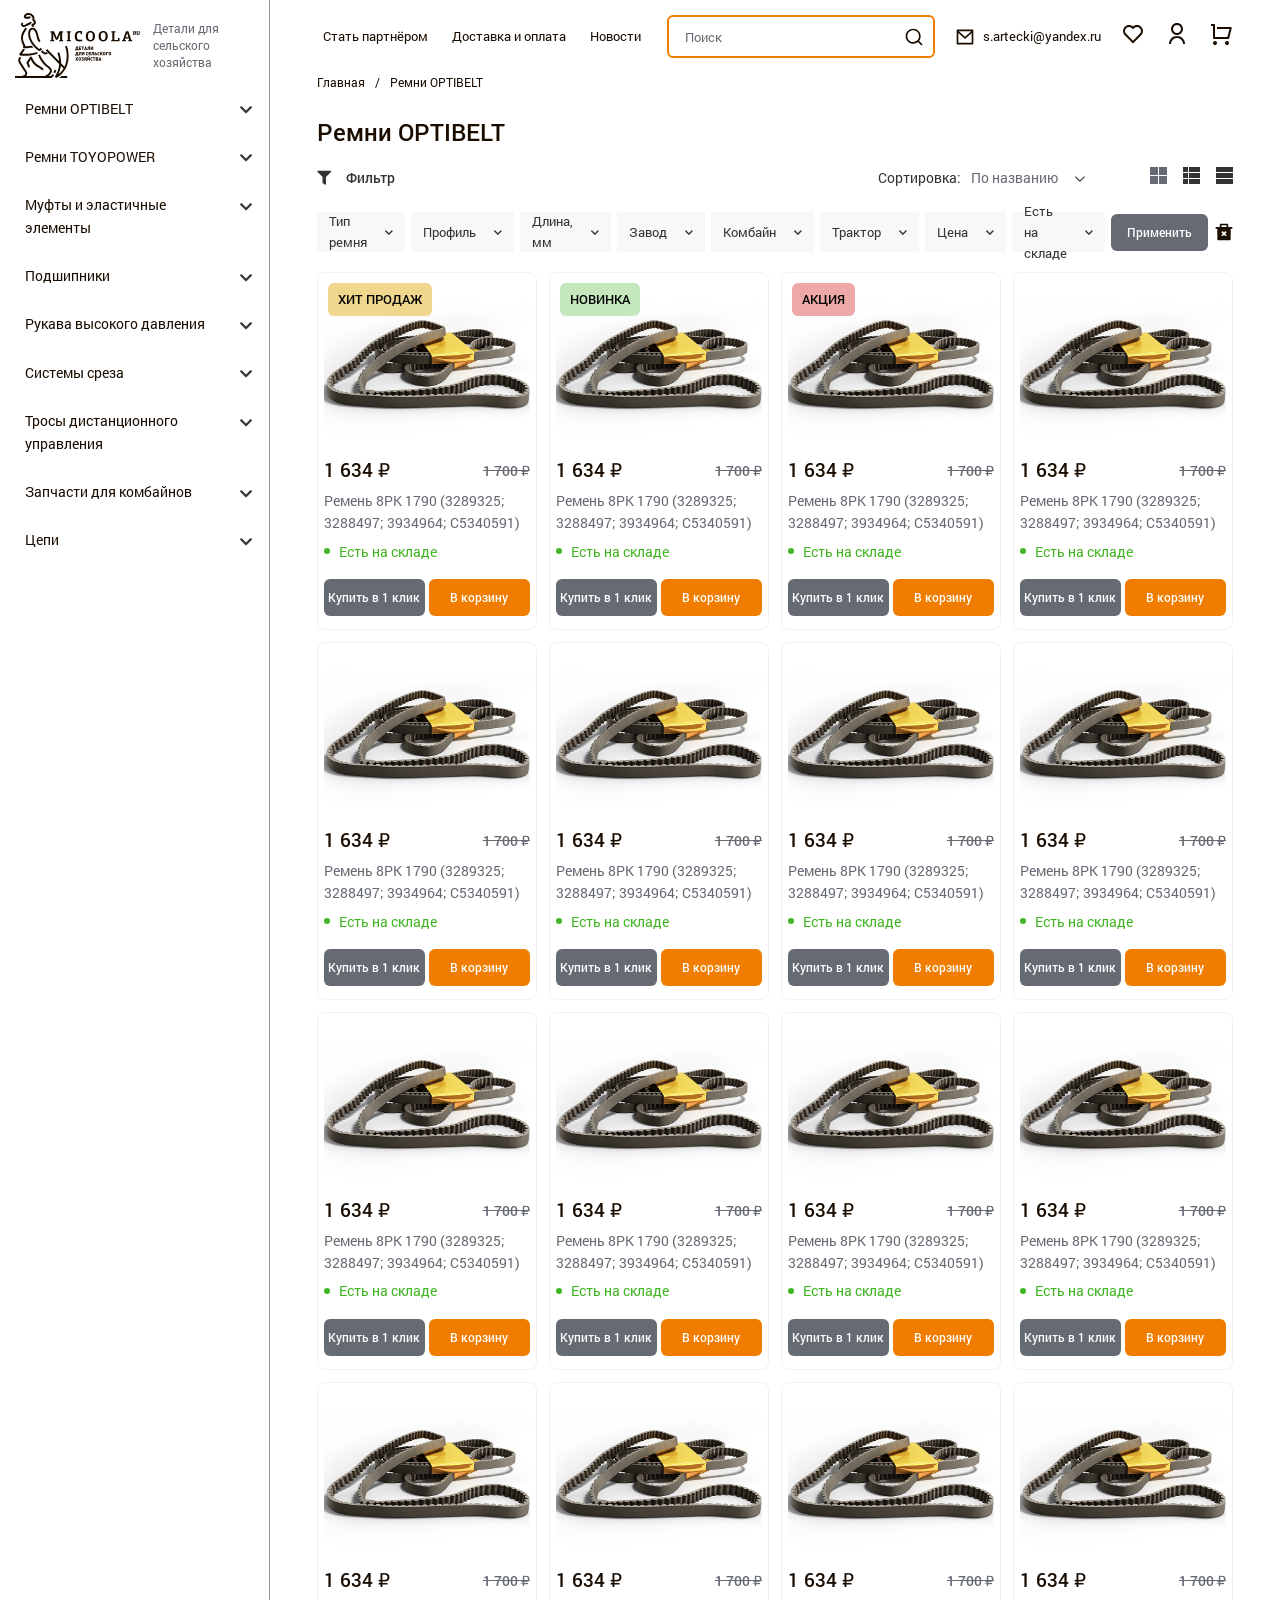
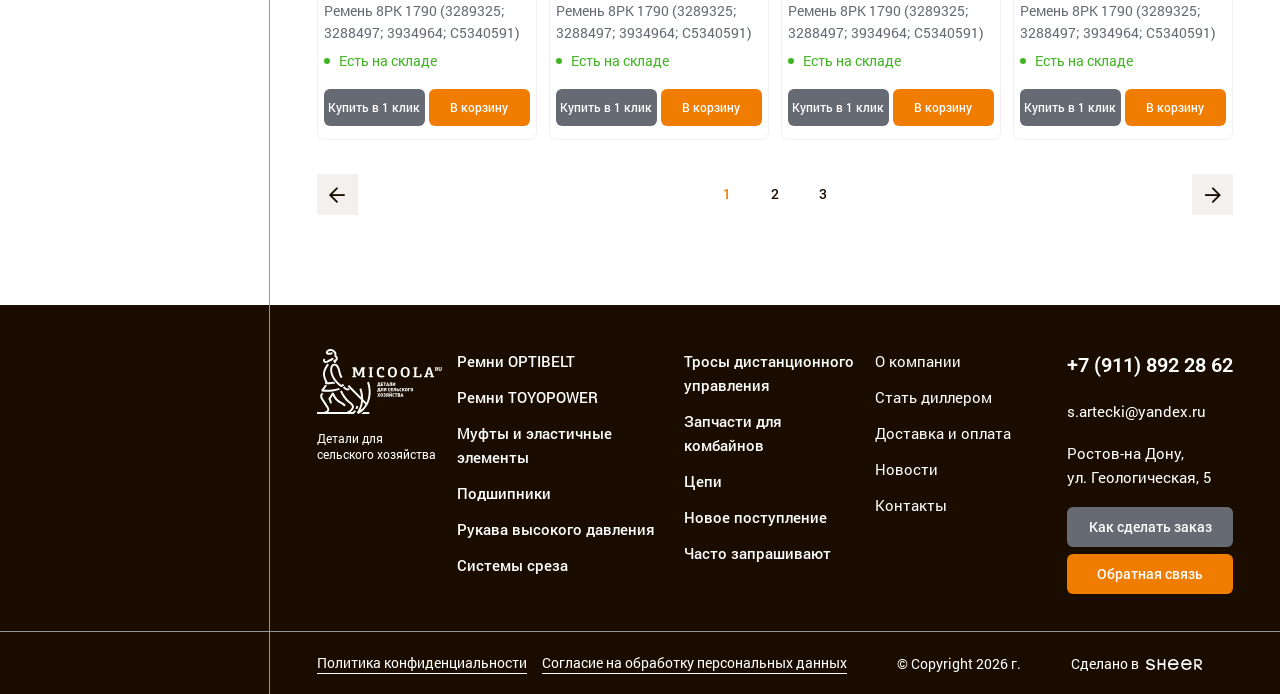
<file: catalog.html>
<!DOCTYPE html>
<!--[if lt IE 7]><html lang="ru" class="lt-ie9 lt-ie8 lt-ie7"><![endif]-->
<!--[if IE 7]><html lang="ru" class="lt-ie9 lt-ie8"><![endif]-->
<!--[if IE 8]><html lang="ru" class="lt-ie9"><![endif]-->
<!--[if gt IE 8]><!-->
<html lang="ru">
<!--<![endif]-->
<head>
	<meta charset="utf-8" />
	<title>Заголовок</title>
	<meta http-equiv="X-UA-Compatible" content="IE=edge" />
	<meta name="viewport" content="width=device-width, initial-scale=1, maximum-scale=1">
	<meta name="format-detection" content="telephone=no" />
	<link rel="shortcut icon" href="favicon.png" />
	<link rel="stylesheet" href="libs/bootstrap/bootstrap-grid.css" />
	<link rel="stylesheet" href="libs/fontawesome-free-5.12.0-web/css/all.min.css" />
	<link rel="stylesheet" href="libs/fancybox-master/dist/jquery.fancybox.min.css" />
	<link rel="stylesheet" href="libs/ion.rangeSlider-master/css/ion.rangeSlider.min.css" />
	<link rel="stylesheet" href="libs/slick-1.5.9/slick/slick.css" />
	<link rel="stylesheet" href="css/fonts.css?ver=1.5" />
	<link rel="stylesheet" href="css/main.css?ver=1.5" />
	<link rel="stylesheet" href="css/media.css?ver=1.5" />
</head>
<body> 

	<div class="wrapper">

		<div class="wrapper-page">

			<div class="fixed-buttons">
				<a href="#modal-login" class="fixed-buttons__btn fancybox">
					<svg width="24" height="24" viewBox="0 0 24 24" fill="none" xmlns="http://www.w3.org/2000/svg"><g clip-path="url(#clip0_2_392)"><path d="M4 22C4 19.8783 4.84285 17.8434 6.34315 16.3431C7.84344 14.8429 9.87827 14 12 14C14.1217 14 16.1566 14.8429 17.6569 16.3431C19.1571 17.8434 20 19.8783 20 22H18C18 20.4087 17.3679 18.8826 16.2426 17.7574C15.1174 16.6321 13.5913 16 12 16C10.4087 16 8.88258 16.6321 7.75736 17.7574C6.63214 18.8826 6 20.4087 6 22H4ZM12 13C8.685 13 6 10.315 6 7C6 3.685 8.685 1 12 1C15.315 1 18 3.685 18 7C18 10.315 15.315 13 12 13ZM12 11C14.21 11 16 9.21 16 7C16 4.79 14.21 3 12 3C9.79 3 8 4.79 8 7C8 9.21 9.79 11 12 11Z" fill="#1A0D00" /></g><defs><clipPath id="clip0_2_392"><rect width="24" height="24" fill="white" /></clipPath></defs></svg>
				</a>
				<div class="fixed-buttons__btn open-search">
					<svg width="24" height="24" viewBox="0 0 24 24" fill="none" xmlns="http://www.w3.org/2000/svg"><g clip-path="url(#clip0_3_35)"><path d="M18.031 16.617L22.314 20.899L20.899 22.314L16.617 18.031C15.0237 19.3082 13.042 20.0029 11 20C6.032 20 2 15.968 2 11C2 6.032 6.032 2 11 2C15.968 2 20 6.032 20 11C20.0029 13.042 19.3082 15.0237 18.031 16.617ZM16.025 15.875C17.2941 14.5699 18.0029 12.8204 18 11C18 7.132 14.867 4 11 4C7.132 4 4 7.132 4 11C4 14.867 7.132 18 11 18C12.8204 18.0029 14.5699 17.2941 15.875 16.025L16.025 15.875Z" fill="#1A0D00"></path></g><defs><clipPath id="clip0_3_35"><rect width="24" height="24" fill="white"></rect></clipPath></defs></svg>
					<i class="fal fa-times"></i>
				</div>
				<a href="#" class="fixed-buttons__btn">
					<svg width="24" height="24" viewBox="0 0 24 24" fill="none" xmlns="http://www.w3.org/2000/svg"><g clip-path="url(#clip0_2_411)"><path d="M12.001 4.529C14.35 2.42 17.98 2.49 20.243 4.757C22.505 7.025 22.583 10.637 20.479 12.993L11.999 21.485L3.52101 12.993C1.41701 10.637 1.49601 7.019 3.75701 4.757C6.02201 2.493 9.64501 2.417 12.001 4.529ZM18.827 6.17C17.327 4.668 14.907 4.607 13.337 6.017L12.002 7.215L10.666 6.018C9.09101 4.606 6.67601 4.668 5.17201 6.172C3.68201 7.662 3.60701 10.047 4.98001 11.623L12 18.654L19.02 11.624C20.394 10.047 20.319 7.665 18.827 6.17Z" fill="#1A0D00" /></g><defs><clipPath id="clip0_2_411"><rect width="24" height="24" fill="white" /></clipPath></defs></svg>
				</a>
				<a href="#" class="fixed-buttons__btn">
					<svg width="24" height="24" viewBox="0 0 24 24" fill="none" xmlns="http://www.w3.org/2000/svg"><g clip-path="url(#clip0_2_410)"><path d="M4 16V4H2V2H5C5.26522 2 5.51957 2.10536 5.70711 2.29289C5.89464 2.48043 6 2.73478 6 3V15H18.438L20.438 7H8V5H21.72C21.872 5 22.022 5.03466 22.1586 5.10134C22.2952 5.16801 22.4148 5.26495 22.5083 5.38479C22.6019 5.50462 22.6668 5.6442 22.6983 5.79291C22.7298 5.94162 22.7269 6.09555 22.69 6.243L20.19 16.243C20.1358 16.4592 20.011 16.6512 19.8352 16.7883C19.6595 16.9255 19.4429 17 19.22 17H5C4.73478 17 4.48043 16.8946 4.29289 16.7071C4.10536 16.5196 4 16.2652 4 16ZM6 23C5.46957 23 4.96086 22.7893 4.58579 22.4142C4.21071 22.0391 4 21.5304 4 21C4 20.4696 4.21071 19.9609 4.58579 19.5858C4.96086 19.2107 5.46957 19 6 19C6.53043 19 7.03914 19.2107 7.41421 19.5858C7.78929 19.9609 8 20.4696 8 21C8 21.5304 7.78929 22.0391 7.41421 22.4142C7.03914 22.7893 6.53043 23 6 23ZM18 23C17.4696 23 16.9609 22.7893 16.5858 22.4142C16.2107 22.0391 16 21.5304 16 21C16 20.4696 16.2107 19.9609 16.5858 19.5858C16.9609 19.2107 17.4696 19 18 19C18.5304 19 19.0391 19.2107 19.4142 19.5858C19.7893 19.9609 20 20.4696 20 21C20 21.5304 19.7893 22.0391 19.4142 22.4142C19.0391 22.7893 18.5304 23 18 23Z" fill="#1A0D00" /></g><defs><clipPath id="clip0_2_410"><rect width="24" height="24" fill="white" /></clipPath></defs></svg>
				</a>
			</div>

			<div class="sidebar">
				<div class="sidebar__content">
					<div class="logo-wrap">
						<a href="#" class="logo">
							<img src="img/logo.svg" alt="alt">
						</a>
						<div class="logo-descr">Детали для сельского хозяйства</div>
					</div>
					<nav class="nav">
						<ul class="nav__list">
							<li><a href="#">Стать партнёром</a></li>
							<li><a href="#">Доставка и оплата</a></li>
							<li><a href="#">Новости</a></li>
						</ul>
					</nav>
					<nav class="menu">
						<ul class="menu__list">
							<li class="menu__haschild">
								<a href="#">Ремни OPTIBELT</a>
								<div class="menu__arrow"><i class="fas fa-chevron-down"></i></div>
								<div class="menu__dropdown">
									<ul>
										<li><a href="#">Для импортной техники</a></li>
										<li><a href="#">Клиновой</a></li>
										<li><a href="#">Узкий клиновой</a></li>
										<li><a href="#">Вентиляторный</a></li>
										<li><a href="#">Вариаторный</a></li>
										<li><a href="#">Многоручьевой</a></li>
										<li><a href="#">Поликлиновой</a></li>
									</ul>
								</div>
							</li>
							<li class="menu__haschild">
								<a href="#">Ремни TOYOPOWER</a>
								<div class="menu__arrow"><i class="fas fa-chevron-down"></i></div>
								<div class="menu__dropdown">
									<ul>
										<li><a href="#">Для импортной техники</a></li>
										<li><a href="#">Клиновой</a></li>
										<li><a href="#">Узкий клиновой</a></li>
										<li><a href="#">Вентиляторный</a></li>
										<li><a href="#">Вариаторный</a></li>
										<li><a href="#">Многоручьевой</a></li>
										<li><a href="#">Поликлиновой</a></li>
									</ul>
								</div>
							</li>
							<li class="menu__haschild">
								<a href="#">Муфты и эластичные элементы</a>
								<div class="menu__arrow"><i class="fas fa-chevron-down"></i></div>
								<div class="menu__dropdown">
									<ul>
										<li><a href="#">Для импортной техники</a></li>
										<li><a href="#">Клиновой</a></li>
										<li><a href="#">Узкий клиновой</a></li>
										<li><a href="#">Вентиляторный</a></li>
										<li><a href="#">Вариаторный</a></li>
										<li><a href="#">Многоручьевой</a></li>
										<li><a href="#">Поликлиновой</a></li>
									</ul>
								</div>
							</li>
							<li class="menu__haschild">
								<a href="#">Подшипники</a>
								<div class="menu__arrow"><i class="fas fa-chevron-down"></i></div>
								<div class="menu__dropdown">
									<ul>
										<li><a href="#">Для импортной техники</a></li>
										<li><a href="#">Клиновой</a></li>
										<li><a href="#">Узкий клиновой</a></li>
										<li><a href="#">Вентиляторный</a></li>
										<li><a href="#">Вариаторный</a></li>
										<li><a href="#">Многоручьевой</a></li>
										<li><a href="#">Поликлиновой</a></li>
									</ul>
								</div>
							</li>
							<li class="menu__haschild">
								<a href="#">Рукава высокого давления</a>
								<div class="menu__arrow"><i class="fas fa-chevron-down"></i></div>
								<div class="menu__dropdown">
									<ul>
										<li><a href="#">Для импортной техники</a></li>
										<li><a href="#">Клиновой</a></li>
										<li><a href="#">Узкий клиновой</a></li>
										<li><a href="#">Вентиляторный</a></li>
										<li><a href="#">Вариаторный</a></li>
										<li><a href="#">Многоручьевой</a></li>
										<li><a href="#">Поликлиновой</a></li>
									</ul>
								</div>
							</li>
							<li class="menu__haschild">
								<a href="#">Системы среза</a>
								<div class="menu__arrow"><i class="fas fa-chevron-down"></i></div>
								<div class="menu__dropdown">
									<ul>
										<li><a href="#">Для импортной техники</a></li>
										<li><a href="#">Клиновой</a></li>
										<li><a href="#">Узкий клиновой</a></li>
										<li><a href="#">Вентиляторный</a></li>
										<li><a href="#">Вариаторный</a></li>
										<li><a href="#">Многоручьевой</a></li>
										<li><a href="#">Поликлиновой</a></li>
									</ul>
								</div>
							</li>
							<li class="menu__haschild">
								<a href="#">Тросы дистанционного управления</a>
								<div class="menu__arrow"><i class="fas fa-chevron-down"></i></div>
								<div class="menu__dropdown">
									<ul>
										<li><a href="#">Для импортной техники</a></li>
										<li><a href="#">Клиновой</a></li>
										<li><a href="#">Узкий клиновой</a></li>
										<li><a href="#">Вентиляторный</a></li>
										<li><a href="#">Вариаторный</a></li>
										<li><a href="#">Многоручьевой</a></li>
										<li><a href="#">Поликлиновой</a></li>
									</ul>
								</div>
							</li>
							<li class="menu__haschild">
								<a href="#">Запчасти для комбайнов</a>
								<div class="menu__arrow"><i class="fas fa-chevron-down"></i></div>
								<div class="menu__dropdown">
									<ul>
										<li><a href="#">Для импортной техники</a></li>
										<li><a href="#">Клиновой</a></li>
										<li><a href="#">Узкий клиновой</a></li>
										<li><a href="#">Вентиляторный</a></li>
										<li><a href="#">Вариаторный</a></li>
										<li><a href="#">Многоручьевой</a></li>
										<li><a href="#">Поликлиновой</a></li>
									</ul>
								</div>
							</li>
							<li class="menu__haschild">
								<a href="#">Цепи</a>
								<div class="menu__arrow"><i class="fas fa-chevron-down"></i></div>
								<div class="menu__dropdown">
									<ul>
										<li><a href="#">Для импортной техники</a></li>
										<li><a href="#">Клиновой</a></li>
										<li><a href="#">Узкий клиновой</a></li>
										<li><a href="#">Вентиляторный</a></li>
										<li><a href="#">Вариаторный</a></li>
										<li><a href="#">Многоручьевой</a></li>
										<li><a href="#">Поликлиновой</a></li>
									</ul>
								</div>
							</li>
						</ul>
					</nav>
				</div>
			</div>
			<div class="menu-overlay"></div>
			<div class="search-overlay"></div>

			<div class="content">

				<header class="header">
					<div class="container">
						<div class="header__wrapper">
							<div class="logo-wrap">
								<a href="#" class="logo">
									<img src="img/logo.svg" alt="alt">
								</a>
								<div class="logo-descr">Детали для сельского хозяйства</div>
							</div>
							<nav class="nav">
								<ul class="nav__list">
									<li><a href="#">Стать партнёром</a></li>
									<li><a href="#">Доставка и оплата</a></li>
									<li><a href="#">Новости</a></li>
								</ul>
							</nav>
							<div class="search-main">
								<form>
									<input type="text" placeholder="Поиск" required>
									<button class="search-main__btn"><svg width="24" height="24" viewBox="0 0 24 24" fill="none" xmlns="http://www.w3.org/2000/svg"><g clip-path="url(#clip0_3_35)"><path d="M18.031 16.617L22.314 20.899L20.899 22.314L16.617 18.031C15.0237 19.3082 13.042 20.0029 11 20C6.032 20 2 15.968 2 11C2 6.032 6.032 2 11 2C15.968 2 20 6.032 20 11C20.0029 13.042 19.3082 15.0237 18.031 16.617ZM16.025 15.875C17.2941 14.5699 18.0029 12.8204 18 11C18 7.132 14.867 4 11 4C7.132 4 4 7.132 4 11C4 14.867 7.132 18 11 18C12.8204 18.0029 14.5699 17.2941 15.875 16.025L16.025 15.875Z" fill="#1A0D00" /></g><defs><clipPath id="clip0_3_35"><rect width="24" height="24" fill="white" /></clipPath></defs></svg></button>
								</form>
							</div>
							<a href="mailto:s.artecki@yandex.ru" class="link-email">
								<svg width="24" height="24" viewBox="0 0 24 24" fill="none" xmlns="http://www.w3.org/2000/svg"><g clip-path="url(#clip0_6_130)"><path d="M3 3H21C21.2652 3 21.5196 3.10536 21.7071 3.29289C21.8946 3.48043 22 3.73478 22 4V20C22 20.2652 21.8946 20.5196 21.7071 20.7071C21.5196 20.8946 21.2652 21 21 21H3C2.73478 21 2.48043 20.8946 2.29289 20.7071C2.10536 20.5196 2 20.2652 2 20V4C2 3.73478 2.10536 3.48043 2.29289 3.29289C2.48043 3.10536 2.73478 3 3 3ZM20 7.238L12.072 14.338L4 7.216V19H20V7.238ZM4.511 5L12.061 11.662L19.502 5H4.511Z" fill="#1A0D00" /></g><defs><clipPath id="clip0_6_130"><rect width="24" height="24" fill="white" /></clipPath></defs></svg>
								s.artecki@yandex.ru
							</a>
							<a href="#" class="header__btn">
								<svg width="24" height="24" viewBox="0 0 24 24" fill="none" xmlns="http://www.w3.org/2000/svg"><g clip-path="url(#clip0_2_411)"><path d="M12.001 4.529C14.35 2.42 17.98 2.49 20.243 4.757C22.505 7.025 22.583 10.637 20.479 12.993L11.999 21.485L3.52101 12.993C1.41701 10.637 1.49601 7.019 3.75701 4.757C6.02201 2.493 9.64501 2.417 12.001 4.529ZM18.827 6.17C17.327 4.668 14.907 4.607 13.337 6.017L12.002 7.215L10.666 6.018C9.09101 4.606 6.67601 4.668 5.17201 6.172C3.68201 7.662 3.60701 10.047 4.98001 11.623L12 18.654L19.02 11.624C20.394 10.047 20.319 7.665 18.827 6.17Z" fill="#1A0D00" /></g><defs><clipPath id="clip0_2_411"><rect width="24" height="24" fill="white" /></clipPath></defs></svg>
							</a>
							<a href="#modal-login" class="header__btn fancybox">
								<svg width="24" height="24" viewBox="0 0 24 24" fill="none" xmlns="http://www.w3.org/2000/svg"><g clip-path="url(#clip0_2_392)"><path d="M4 22C4 19.8783 4.84285 17.8434 6.34315 16.3431C7.84344 14.8429 9.87827 14 12 14C14.1217 14 16.1566 14.8429 17.6569 16.3431C19.1571 17.8434 20 19.8783 20 22H18C18 20.4087 17.3679 18.8826 16.2426 17.7574C15.1174 16.6321 13.5913 16 12 16C10.4087 16 8.88258 16.6321 7.75736 17.7574C6.63214 18.8826 6 20.4087 6 22H4ZM12 13C8.685 13 6 10.315 6 7C6 3.685 8.685 1 12 1C15.315 1 18 3.685 18 7C18 10.315 15.315 13 12 13ZM12 11C14.21 11 16 9.21 16 7C16 4.79 14.21 3 12 3C9.79 3 8 4.79 8 7C8 9.21 9.79 11 12 11Z" fill="#1A0D00" /></g><defs><clipPath id="clip0_2_392"><rect width="24" height="24" fill="white" /></clipPath></defs></svg>
							</a>
							<a href="#" class="header__btn">
								<svg width="24" height="24" viewBox="0 0 24 24" fill="none" xmlns="http://www.w3.org/2000/svg"><g clip-path="url(#clip0_2_410)"><path d="M4 16V4H2V2H5C5.26522 2 5.51957 2.10536 5.70711 2.29289C5.89464 2.48043 6 2.73478 6 3V15H18.438L20.438 7H8V5H21.72C21.872 5 22.022 5.03466 22.1586 5.10134C22.2952 5.16801 22.4148 5.26495 22.5083 5.38479C22.6019 5.50462 22.6668 5.6442 22.6983 5.79291C22.7298 5.94162 22.7269 6.09555 22.69 6.243L20.19 16.243C20.1358 16.4592 20.011 16.6512 19.8352 16.7883C19.6595 16.9255 19.4429 17 19.22 17H5C4.73478 17 4.48043 16.8946 4.29289 16.7071C4.10536 16.5196 4 16.2652 4 16ZM6 23C5.46957 23 4.96086 22.7893 4.58579 22.4142C4.21071 22.0391 4 21.5304 4 21C4 20.4696 4.21071 19.9609 4.58579 19.5858C4.96086 19.2107 5.46957 19 6 19C6.53043 19 7.03914 19.2107 7.41421 19.5858C7.78929 19.9609 8 20.4696 8 21C8 21.5304 7.78929 22.0391 7.41421 22.4142C7.03914 22.7893 6.53043 23 6 23ZM18 23C17.4696 23 16.9609 22.7893 16.5858 22.4142C16.2107 22.0391 16 21.5304 16 21C16 20.4696 16.2107 19.9609 16.5858 19.5858C16.9609 19.2107 17.4696 19 18 19C18.5304 19 19.0391 19.2107 19.4142 19.5858C19.7893 19.9609 20 20.4696 20 21C20 21.5304 19.7893 22.0391 19.4142 22.4142C19.0391 22.7893 18.5304 23 18 23Z" fill="#1A0D00" /></g><defs><clipPath id="clip0_2_410"><rect width="24" height="24" fill="white" /></clipPath></defs></svg>
							</a>
							<a href="tel:+79118922862" class="phone-mobile"><i class="fas fa-phone-alt"></i></a>
							<div class="sandwich">
								<div class="sw-topper"></div>
								<div class="sw-bottom"></div>
								<div class="sw-footer"></div>
							</div>
						</div>
					</div>
				</header>

				<section class="page-catalog">
					<div class="container">
						<ul class="breadcrumbs">
							<li><a href="#">Главная</a></li>
							<li>Ремни OPTIBELT</li>
						</ul>
						<h1 class="title-middle">Ремни OPTIBELT</h1>
						<div class="top-filter">
							<div class="btn-filter"><i class="fas fa-filter"></i> Фильтр</div>
							<div class="sorting-catalog">
								<div class="sorting-catalog__title">Сортировка:</div>
								<select>
									<option value="1">По названию</option>
									<option value="1">По убыванию цены</option>
									<option value="1">По возрастанию цены</option>
									<option value="1">По наличию</option>
								</select>
							</div>
							<div class="view-catalog">
								<a href="#" class="btn-view active">
									<svg width="17" height="17" viewBox="0 0 17 17" fill="none" xmlns="http://www.w3.org/2000/svg">
										<rect width="8" height="8" fill="#333"/>
										<rect y="9" width="8" height="8" fill="#333"/>
										<rect x="9" width="8" height="8" fill="#333"/>
										<rect x="9" y="9" width="8" height="8" fill="#333"/>
									</svg>
								</a>
								<a href="#" class="btn-view">
									<svg width="17" height="17" viewBox="0 0 17 17" fill="none" xmlns="http://www.w3.org/2000/svg">
										<rect y="6" width="5" height="5" fill="#333333"/>
										<rect x="6" y="6" width="11" height="5" fill="#333333"/>
										<rect width="5" height="5" fill="#333333"/>
										<rect x="6" width="11" height="5" fill="#333333"/>
										<rect y="12" width="5" height="5" fill="#333333"/>
										<rect x="6" y="12" width="11" height="5" fill="#333333"/>
									</svg>										
								</a>
								<a href="#" class="btn-view">
									<svg width="17" height="17" viewBox="0 0 17 17" fill="none" xmlns="http://www.w3.org/2000/svg">
										<rect y="6" width="17" height="5" fill="#333333"/>
										<rect width="17" height="5" fill="#333333"/>
										<rect y="12" width="17" height="5" fill="#333333"/>
									</svg>										
								</a>
							</div>
						</div>
						<div class="main-filter">
							<div class="item-select">
								<div class="item-select__value">Тип ремня</div>
								<div class="item-select__dropdown">
									<div class="checkbox-main">
										<label>
											<input type="checkbox"/>
											<span>Тип 1</span>
										</label>
									</div>
									<div class="checkbox-main">
										<label>
											<input type="checkbox"/>
											<span>Тип 2</span>
										</label>
									</div>
									<div class="checkbox-main">
										<label>
											<input type="checkbox"/>
											<span>Тип 3</span>
										</label>
									</div>
									<div class="checkbox-main">
										<label>
											<input type="checkbox"/>
											<span>Тип 4</span>
										</label>
									</div>
								</div>
							</div>
							<div class="item-select">
								<div class="item-select__value">Профиль</div>
								<div class="item-select__dropdown">
									<div class="checkbox-main">
										<label>
											<input type="checkbox"/>
											<span>Тип 1</span>
										</label>
									</div>
									<div class="checkbox-main">
										<label>
											<input type="checkbox"/>
											<span>Тип 2</span>
										</label>
									</div>
									<div class="checkbox-main">
										<label>
											<input type="checkbox"/>
											<span>Тип 3</span>
										</label>
									</div>
									<div class="checkbox-main">
										<label>
											<input type="checkbox"/>
											<span>Тип 4</span>
										</label>
									</div>
								</div>
							</div>
							<div class="item-select">
								<div class="item-select__value">Длина, мм</div>
								<div class="item-select__dropdown">
									<div class="checkbox-main">
										<label>
											<input type="checkbox"/>
											<span>Тип 1</span>
										</label>
									</div>
									<div class="checkbox-main">
										<label>
											<input type="checkbox"/>
											<span>Тип 2</span>
										</label>
									</div>
									<div class="checkbox-main">
										<label>
											<input type="checkbox"/>
											<span>Тип 3</span>
										</label>
									</div>
									<div class="checkbox-main">
										<label>
											<input type="checkbox"/>
											<span>Тип 4</span>
										</label>
									</div>
								</div>
							</div>
							<div class="item-select">
								<div class="item-select__value">Завод</div>
								<div class="item-select__dropdown">
									<div class="checkbox-main">
										<label>
											<input type="checkbox"/>
											<span>Тип 1</span>
										</label>
									</div>
									<div class="checkbox-main">
										<label>
											<input type="checkbox"/>
											<span>Тип 2</span>
										</label>
									</div>
									<div class="checkbox-main">
										<label>
											<input type="checkbox"/>
											<span>Тип 3</span>
										</label>
									</div>
									<div class="checkbox-main">
										<label>
											<input type="checkbox"/>
											<span>Тип 4</span>
										</label>
									</div>
								</div>
							</div>
							<div class="item-select">
								<div class="item-select__value">Комбайн</div>
								<div class="item-select__dropdown">
									<div class="checkbox-main">
										<label>
											<input type="checkbox"/>
											<span>Тип 1</span>
										</label>
									</div>
									<div class="checkbox-main">
										<label>
											<input type="checkbox"/>
											<span>Тип 2</span>
										</label>
									</div>
									<div class="checkbox-main">
										<label>
											<input type="checkbox"/>
											<span>Тип 3</span>
										</label>
									</div>
									<div class="checkbox-main">
										<label>
											<input type="checkbox"/>
											<span>Тип 4</span>
										</label>
									</div>
								</div>
							</div>
							<div class="item-select">
								<div class="item-select__value">Трактор</div>
								<div class="item-select__dropdown">
									<div class="checkbox-main">
										<label>
											<input type="checkbox"/>
											<span>Тип 1</span>
										</label>
									</div>
									<div class="checkbox-main">
										<label>
											<input type="checkbox"/>
											<span>Тип 2</span>
										</label>
									</div>
									<div class="checkbox-main">
										<label>
											<input type="checkbox"/>
											<span>Тип 3</span>
										</label>
									</div>
									<div class="checkbox-main">
										<label>
											<input type="checkbox"/>
											<span>Тип 4</span>
										</label>
									</div>
								</div>
							</div>
							<div class="item-select">
								<div class="item-select__value">Цена</div>
								<div class="item-select__dropdown">
									<div class="input-range">
										<div class="range-controls">
											<div class="range-controls__input">
												<input type="text" maxlength="4" value="1000" class="input-range__from" />
											</div>
											<div class="range-controls__input">
												<input type="text" maxlength="4" value="45000" class="input-range__to" />
											</div>
										</div>
										<input type="text" class="range-controls__slider" from="1000" to="45000" min="1000" max="150000"  />
									</div>
								</div>
							</div>
							<div class="item-select">
								<div class="item-select__value">Есть на складе</div>
								<div class="item-select__dropdown">
									<div class="radio-main">
										<label>
											<input type="radio" name="radio1" checked/>
											<span>Да</span>
										</label>
									</div>
									<div class="radio-main">
										<label>
											<input type="radio" name="radio1"/>
											<span>Нет</span>
										</label>
									</div>
								</div>
							</div>
							<button class="btn-main btn-main--page">Применить</button>
							<button class="btn-delate">
								<svg width="20" height="20" viewBox="0 0 20 20" fill="none" xmlns="http://www.w3.org/2000/svg"><g clip-path="url(#clip0_153_2478)"><path d="M5.83366 4.99999V2.49999C5.83366 2.27898 5.92146 2.06701 6.07774 1.91073C6.23402 1.75445 6.44598 1.66666 6.66699 1.66666H13.3337C13.5547 1.66666 13.7666 1.75445 13.9229 1.91073C14.0792 2.06701 14.167 2.27898 14.167 2.49999V4.99999H18.3337V6.66666H16.667V17.5C16.667 17.721 16.5792 17.933 16.4229 18.0892C16.2666 18.2455 16.0547 18.3333 15.8337 18.3333H4.16699C3.94598 18.3333 3.73402 18.2455 3.57774 18.0892C3.42146 17.933 3.33366 17.721 3.33366 17.5V6.66666H1.66699V4.99999H5.83366ZM11.1787 11.6667L12.652 10.1933L11.4737 9.01499L10.0003 10.4883L8.52699 9.01499L7.34866 10.1933L8.82199 11.6667L7.34866 13.14L8.52699 14.3183L10.0003 12.845L11.4737 14.3183L12.652 13.14L11.1787 11.6667ZM7.50033 3.33332V4.99999H12.5003V3.33332H7.50033Z" fill="#1A0D00" /></g><defs><clipPath id="clip0_153_2478"><rect width="20" height="20" fill="white" /></clipPath></defs></svg>
							</button>
						</div>
						<div class="row row--main">
							<div class="col-xl-3 col-lg-4 col-md-6">
								<div class="item-catalog">
									<div class="badges">
										<div class="badges__item badges__item--hit">ХИТ ПРОДАЖ</div>
									</div>
									<div class="btn-favorite"><i class="far fa-heart"></i></div>
									<a href="#" class="item-catalog__image">
										<img src="img/catalog1.jpg" alt="alt">
									</a>
									<div class="item-catalog__content">
										<div class="item-catalog__prices">
											<div class="price-main">1 634 ₽</div>
											<div class="price-old">1 700 ₽</div>
										</div>
										<a href="#" class="item-catalog__title">Ремень 8PK 1790 (3289325; 3288497; 3934964; С5340591)</a>
										<div class="available">Есть на складе</div>
										<div class="item-catalog__buttons">
											<a href="#" class="btn-main btn-main--page">Купить в 1 клик</a>
											<a href="#" class="btn-main">В корзину</a>
										</div>
									</div>
								</div>
							</div>
							<div class="col-xl-3 col-lg-4 col-md-6">
								<div class="item-catalog">
									<div class="badges">
										<div class="badges__item badges__item--new">НОВИНКА</div>
									</div>
									<div class="btn-favorite"><i class="far fa-heart"></i></div>
									<a href="#" class="item-catalog__image">
										<img src="img/catalog1.jpg" alt="alt">
									</a>
									<div class="item-catalog__content">
										<div class="item-catalog__prices">
											<div class="price-main">1 634 ₽</div>
											<div class="price-old">1 700 ₽</div>
										</div>
										<a href="#" class="item-catalog__title">Ремень 8PK 1790 (3289325; 3288497; 3934964; С5340591)</a>
										<div class="available">Есть на складе</div>
										<div class="item-catalog__buttons">
											<a href="#" class="btn-main btn-main--page">Купить в 1 клик</a>
											<a href="#" class="btn-main">В корзину</a>
										</div>
									</div>
								</div>
							</div>
							<div class="col-xl-3 col-lg-4 col-md-6">
								<div class="item-catalog">
									<div class="badges">
										<div class="badges__item badges__item--sale">АКЦИЯ</div>
									</div>
									<div class="btn-favorite"><i class="far fa-heart"></i></div>
									<a href="#" class="item-catalog__image">
										<img src="img/catalog1.jpg" alt="alt">
									</a>
									<div class="item-catalog__content">
										<div class="item-catalog__prices">
											<div class="price-main">1 634 ₽</div>
											<div class="price-old">1 700 ₽</div>
										</div>
										<a href="#" class="item-catalog__title">Ремень 8PK 1790 (3289325; 3288497; 3934964; С5340591)</a>
										<div class="available">Есть на складе</div>
										<div class="item-catalog__buttons">
											<a href="#" class="btn-main btn-main--page">Купить в 1 клик</a>
											<a href="#" class="btn-main">В корзину</a>
										</div>
									</div>
								</div>
							</div>
							<div class="col-xl-3 col-lg-4 col-md-6">
								<div class="item-catalog">
									<div class="btn-favorite"><i class="far fa-heart"></i></div>
									<a href="#" class="item-catalog__image">
										<img src="img/catalog1.jpg" alt="alt">
									</a>
									<div class="item-catalog__content">
										<div class="item-catalog__prices">
											<div class="price-main">1 634 ₽</div>
											<div class="price-old">1 700 ₽</div>
										</div>
										<a href="#" class="item-catalog__title">Ремень 8PK 1790 (3289325; 3288497; 3934964; С5340591)</a>
										<div class="available">Есть на складе</div>
										<div class="item-catalog__buttons">
											<a href="#" class="btn-main btn-main--page">Купить в 1 клик</a>
											<a href="#" class="btn-main">В корзину</a>
										</div>
									</div>
								</div>
							</div>
							<div class="col-xl-3 col-lg-4 col-md-6">
								<div class="item-catalog">
									<div class="btn-favorite"><i class="far fa-heart"></i></div>
									<a href="#" class="item-catalog__image">
										<img src="img/catalog1.jpg" alt="alt">
									</a>
									<div class="item-catalog__content">
										<div class="item-catalog__prices">
											<div class="price-main">1 634 ₽</div>
											<div class="price-old">1 700 ₽</div>
										</div>
										<a href="#" class="item-catalog__title">Ремень 8PK 1790 (3289325; 3288497; 3934964; С5340591)</a>
										<div class="available">Есть на складе</div>
										<div class="item-catalog__buttons">
											<a href="#" class="btn-main btn-main--page">Купить в 1 клик</a>
											<a href="#" class="btn-main">В корзину</a>
										</div>
									</div>
								</div>
							</div>
							<div class="col-xl-3 col-lg-4 col-md-6">
								<div class="item-catalog">
									<div class="btn-favorite"><i class="far fa-heart"></i></div>
									<a href="#" class="item-catalog__image">
										<img src="img/catalog1.jpg" alt="alt">
									</a>
									<div class="item-catalog__content">
										<div class="item-catalog__prices">
											<div class="price-main">1 634 ₽</div>
											<div class="price-old">1 700 ₽</div>
										</div>
										<a href="#" class="item-catalog__title">Ремень 8PK 1790 (3289325; 3288497; 3934964; С5340591)</a>
										<div class="available">Есть на складе</div>
										<div class="item-catalog__buttons">
											<a href="#" class="btn-main btn-main--page">Купить в 1 клик</a>
											<a href="#" class="btn-main">В корзину</a>
										</div>
									</div>
								</div>
							</div>
							<div class="col-xl-3 col-lg-4 col-md-6">
								<div class="item-catalog">
									<div class="btn-favorite"><i class="far fa-heart"></i></div>
									<a href="#" class="item-catalog__image">
										<img src="img/catalog1.jpg" alt="alt">
									</a>
									<div class="item-catalog__content">
										<div class="item-catalog__prices">
											<div class="price-main">1 634 ₽</div>
											<div class="price-old">1 700 ₽</div>
										</div>
										<a href="#" class="item-catalog__title">Ремень 8PK 1790 (3289325; 3288497; 3934964; С5340591)</a>
										<div class="available">Есть на складе</div>
										<div class="item-catalog__buttons">
											<a href="#" class="btn-main btn-main--page">Купить в 1 клик</a>
											<a href="#" class="btn-main">В корзину</a>
										</div>
									</div>
								</div>
							</div>
							<div class="col-xl-3 col-lg-4 col-md-6">
								<div class="item-catalog">
									<div class="btn-favorite"><i class="far fa-heart"></i></div>
									<a href="#" class="item-catalog__image">
										<img src="img/catalog1.jpg" alt="alt">
									</a>
									<div class="item-catalog__content">
										<div class="item-catalog__prices">
											<div class="price-main">1 634 ₽</div>
											<div class="price-old">1 700 ₽</div>
										</div>
										<a href="#" class="item-catalog__title">Ремень 8PK 1790 (3289325; 3288497; 3934964; С5340591)</a>
										<div class="available">Есть на складе</div>
										<div class="item-catalog__buttons">
											<a href="#" class="btn-main btn-main--page">Купить в 1 клик</a>
											<a href="#" class="btn-main">В корзину</a>
										</div>
									</div>
								</div>
							</div>
							<div class="col-xl-3 col-lg-4 col-md-6">
								<div class="item-catalog">
									<div class="btn-favorite"><i class="far fa-heart"></i></div>
									<a href="#" class="item-catalog__image">
										<img src="img/catalog1.jpg" alt="alt">
									</a>
									<div class="item-catalog__content">
										<div class="item-catalog__prices">
											<div class="price-main">1 634 ₽</div>
											<div class="price-old">1 700 ₽</div>
										</div>
										<a href="#" class="item-catalog__title">Ремень 8PK 1790 (3289325; 3288497; 3934964; С5340591)</a>
										<div class="available">Есть на складе</div>
										<div class="item-catalog__buttons">
											<a href="#" class="btn-main btn-main--page">Купить в 1 клик</a>
											<a href="#" class="btn-main">В корзину</a>
										</div>
									</div>
								</div>
							</div>
							<div class="col-xl-3 col-lg-4 col-md-6">
								<div class="item-catalog">
									<div class="btn-favorite"><i class="far fa-heart"></i></div>
									<a href="#" class="item-catalog__image">
										<img src="img/catalog1.jpg" alt="alt">
									</a>
									<div class="item-catalog__content">
										<div class="item-catalog__prices">
											<div class="price-main">1 634 ₽</div>
											<div class="price-old">1 700 ₽</div>
										</div>
										<a href="#" class="item-catalog__title">Ремень 8PK 1790 (3289325; 3288497; 3934964; С5340591)</a>
										<div class="available">Есть на складе</div>
										<div class="item-catalog__buttons">
											<a href="#" class="btn-main btn-main--page">Купить в 1 клик</a>
											<a href="#" class="btn-main">В корзину</a>
										</div>
									</div>
								</div>
							</div>
							<div class="col-xl-3 col-lg-4 col-md-6">
								<div class="item-catalog">
									<div class="btn-favorite"><i class="far fa-heart"></i></div>
									<a href="#" class="item-catalog__image">
										<img src="img/catalog1.jpg" alt="alt">
									</a>
									<div class="item-catalog__content">
										<div class="item-catalog__prices">
											<div class="price-main">1 634 ₽</div>
											<div class="price-old">1 700 ₽</div>
										</div>
										<a href="#" class="item-catalog__title">Ремень 8PK 1790 (3289325; 3288497; 3934964; С5340591)</a>
										<div class="available">Есть на складе</div>
										<div class="item-catalog__buttons">
											<a href="#" class="btn-main btn-main--page">Купить в 1 клик</a>
											<a href="#" class="btn-main">В корзину</a>
										</div>
									</div>
								</div>
							</div>
							<div class="col-xl-3 col-lg-4 col-md-6">
								<div class="item-catalog">
									<div class="btn-favorite"><i class="far fa-heart"></i></div>
									<a href="#" class="item-catalog__image">
										<img src="img/catalog1.jpg" alt="alt">
									</a>
									<div class="item-catalog__content">
										<div class="item-catalog__prices">
											<div class="price-main">1 634 ₽</div>
											<div class="price-old">1 700 ₽</div>
										</div>
										<a href="#" class="item-catalog__title">Ремень 8PK 1790 (3289325; 3288497; 3934964; С5340591)</a>
										<div class="available">Есть на складе</div>
										<div class="item-catalog__buttons">
											<a href="#" class="btn-main btn-main--page">Купить в 1 клик</a>
											<a href="#" class="btn-main">В корзину</a>
										</div>
									</div>
								</div>
							</div>
							<div class="col-xl-3 col-lg-4 col-md-6">
								<div class="item-catalog">
									<div class="btn-favorite"><i class="far fa-heart"></i></div>
									<a href="#" class="item-catalog__image">
										<img src="img/catalog1.jpg" alt="alt">
									</a>
									<div class="item-catalog__content">
										<div class="item-catalog__prices">
											<div class="price-main">1 634 ₽</div>
											<div class="price-old">1 700 ₽</div>
										</div>
										<a href="#" class="item-catalog__title">Ремень 8PK 1790 (3289325; 3288497; 3934964; С5340591)</a>
										<div class="available">Есть на складе</div>
										<div class="item-catalog__buttons">
											<a href="#" class="btn-main btn-main--page">Купить в 1 клик</a>
											<a href="#" class="btn-main">В корзину</a>
										</div>
									</div>
								</div>
							</div>
							<div class="col-xl-3 col-lg-4 col-md-6">
								<div class="item-catalog">
									<div class="btn-favorite"><i class="far fa-heart"></i></div>
									<a href="#" class="item-catalog__image">
										<img src="img/catalog1.jpg" alt="alt">
									</a>
									<div class="item-catalog__content">
										<div class="item-catalog__prices">
											<div class="price-main">1 634 ₽</div>
											<div class="price-old">1 700 ₽</div>
										</div>
										<a href="#" class="item-catalog__title">Ремень 8PK 1790 (3289325; 3288497; 3934964; С5340591)</a>
										<div class="available">Есть на складе</div>
										<div class="item-catalog__buttons">
											<a href="#" class="btn-main btn-main--page">Купить в 1 клик</a>
											<a href="#" class="btn-main">В корзину</a>
										</div>
									</div>
								</div>
							</div>
							<div class="col-xl-3 col-lg-4 col-md-6">
								<div class="item-catalog">
									<div class="btn-favorite"><i class="far fa-heart"></i></div>
									<a href="#" class="item-catalog__image">
										<img src="img/catalog1.jpg" alt="alt">
									</a>
									<div class="item-catalog__content">
										<div class="item-catalog__prices">
											<div class="price-main">1 634 ₽</div>
											<div class="price-old">1 700 ₽</div>
										</div>
										<a href="#" class="item-catalog__title">Ремень 8PK 1790 (3289325; 3288497; 3934964; С5340591)</a>
										<div class="available">Есть на складе</div>
										<div class="item-catalog__buttons">
											<a href="#" class="btn-main btn-main--page">Купить в 1 клик</a>
											<a href="#" class="btn-main">В корзину</a>
										</div>
									</div>
								</div>
							</div>
							<div class="col-xl-3 col-lg-4 col-md-6">
								<div class="item-catalog">
									<div class="btn-favorite"><i class="far fa-heart"></i></div>
									<a href="#" class="item-catalog__image">
										<img src="img/catalog1.jpg" alt="alt">
									</a>
									<div class="item-catalog__content">
										<div class="item-catalog__prices">
											<div class="price-main">1 634 ₽</div>
											<div class="price-old">1 700 ₽</div>
										</div>
										<a href="#" class="item-catalog__title">Ремень 8PK 1790 (3289325; 3288497; 3934964; С5340591)</a>
										<div class="available">Есть на складе</div>
										<div class="item-catalog__buttons">
											<a href="#" class="btn-main btn-main--page">Купить в 1 клик</a>
											<a href="#" class="btn-main">В корзину</a>
										</div>
									</div>
								</div>
							</div>
						</div>
						<div class="pager">
							<a class="prev page-numbers" href="#"><i class="far fa-arrow-left"></i></a>
							<span aria-current="page" class="page-numbers current" href="#">1</span>
							<a class="page-numbers" href="#">2</a> 
							<a class="page-numbers" href="#">3</a> 
							<a class="next page-numbers" href="#"><i class="far fa-arrow-right"></i></a>
						</div>
					</div>
				</section>

			</div>

		</div>

		<footer class="footer">
			<div class="footer__wrapper">
				<div class="footer__sidebar"></div>
				<div class="footer__content">
					<div class="container">
						<div class="footer__grid">
							<div class="footer__column">
								<div class="footer__logo">
									<a href="#" class="logo">
										<img src="img/logo2.svg" alt="alt">
									</a>
									<div class="logo-descr">Детали для сельского хозяйства</div>
								</div>
							</div>
							<div class="footer__column">
								<ul class="footer__nav">
									<li><a href="#">Ремни OPTIBELT</a></li>
									<li><a href="#">Ремни TOYOPOWER</a></li>
									<li><a href="#">Муфты и эластичные элементы</a></li>
									<li><a href="#">Подшипники</a></li>
									<li><a href="#">Рукава высокого давления</a></li>
									<li><a href="#">Системы среза</a></li>
								</ul>
							</div>
							<div class="footer__column">
								<ul class="footer__nav">
									<li><a href="#">Тросы дистанционного управления</a></li>
									<li><a href="#">Запчасти для комбайнов</a></li>
									<li><a href="#">Цепи</a></li>
									<li><a href="#">Новое поступление</a></li>
									<li><a href="#">Часто запрашивают</a></li>
								</ul>
							</div>
							<div class="footer__column">
								<ul class="footer__nav footer__nav--default">
									<li><a href="#">О компании</a></li>
									<li><a href="#">Стать диллером</a></li>
									<li><a href="#">Доставка и оплата</a></li>
									<li><a href="#">Новости</a></li>
									<li><a href="#">Контакты</a></li>
								</ul>
							</div>
							<div class="footer__column">
								<div class="footer__contacts">
									<p><a href="tel:+79118922862" class="footer__phone">+7 (911) 892 28 62</a></p>
									<p><a href="mailto:s.artecki@yandex.ru">s.artecki@yandex.ru</a></p>
									<p>Ростов-на Дону, <br>ул. Геологическая, 5</p>
									<a href="#" class="btn-main btn-main--page">Как сделать заказ</a>
									<a href="#" class="btn-main">Обратная связь</a>
								</div>
							</div>
						</div>
					</div>
				</div>
			</div>
			<div class="footer__bottom">
				<div class="footer__wrapper">
					<div class="footer__sidebar"></div>
					<div class="footer__content">
						<div class="container">
							<div class="footer__line">
								<div class="footer__links">
									<a href="#">Политика конфиденциальности</a>
									<a href="#">Согласие на обработку персональных данных</a>
								</div>
								<div class="copyright">© Copyright 2026 г.</div>
								<div class="create">Сделано в <a href="#" target="_blank"><img src="img/sheer.svg" alt="alt"></a></div>
							</div>
						</div>
					</div>
				</div>
			</div>
		</footer>
		
	</div>

	<div id="modal-login" class="modal-block">
		<div class="modal-wrap">
			<div class="title-modal">Вход</div>
			<form>
				<div class="item-form">
					<input type="tel" class="input-phone" placeholder="+7 (978) 123-45-67" inputmode="numeric">
				</div>
				<div class="modal-wrap__link">
					<a href="#modal-registration" class="fancybox">Регистрация</a>
				</div>
				<input type="submit" value="Получить код" class="btn-main">
				<div class="checkbox">
					<label>
						<input type="checkbox" checked required />
						<span>Согласие на обработку персональных данных</span>
					</label>
				</div>
			</form>
		</div>
	</div>

	<div id="modal-registration" class="modal-block">
		<div class="modal-wrap">
			<div class="title-modal">Регистрация</div>
			<form>
				<div class="item-form">
					<input type="text" placeholder="ИНН компании">
				</div>
				<div class="item-form">
					<input type="email" placeholder="Почта" inputmode="email">
				</div>
				<div class="item-form">
					<input type="tel" class="input-phone" placeholder="+7 (978) 123-45-67" inputmode="numeric">
				</div>
				<input type="submit" value="Получить код" class="btn-main">
				<div class="checkbox">
					<label>
						<input type="checkbox" checked required />
						<span>Согласие на обработку персональных данных</span>
					</label>
				</div>
			</form>
		</div>
	</div>


	<script src="libs/jquery/jquery-3.6.0.min.js"></script>
	<script src="libs/fancybox-master/dist/jquery.fancybox.min.js"></script>
	<script src="libs/slick-1.5.9/slick/slick.min.js"></script>
	<script src="libs/jQueryFormStyler-master/jquery.formstyler.min.js"></script>
	<script src="libs/ion.rangeSlider-master/js/ion.rangeSlider.min.js"></script>
	<script src="libs/mask/jquery.maskedinput.js"></script>
	<script src="js/common.js?ver=1.5"></script>
	<!-- Yandex.Metrika counter --><!-- /Yandex.Metrika counter -->
	<!-- Google Analytics counter --><!-- /Google Analytics counter -->
</body>
</html>
</file>
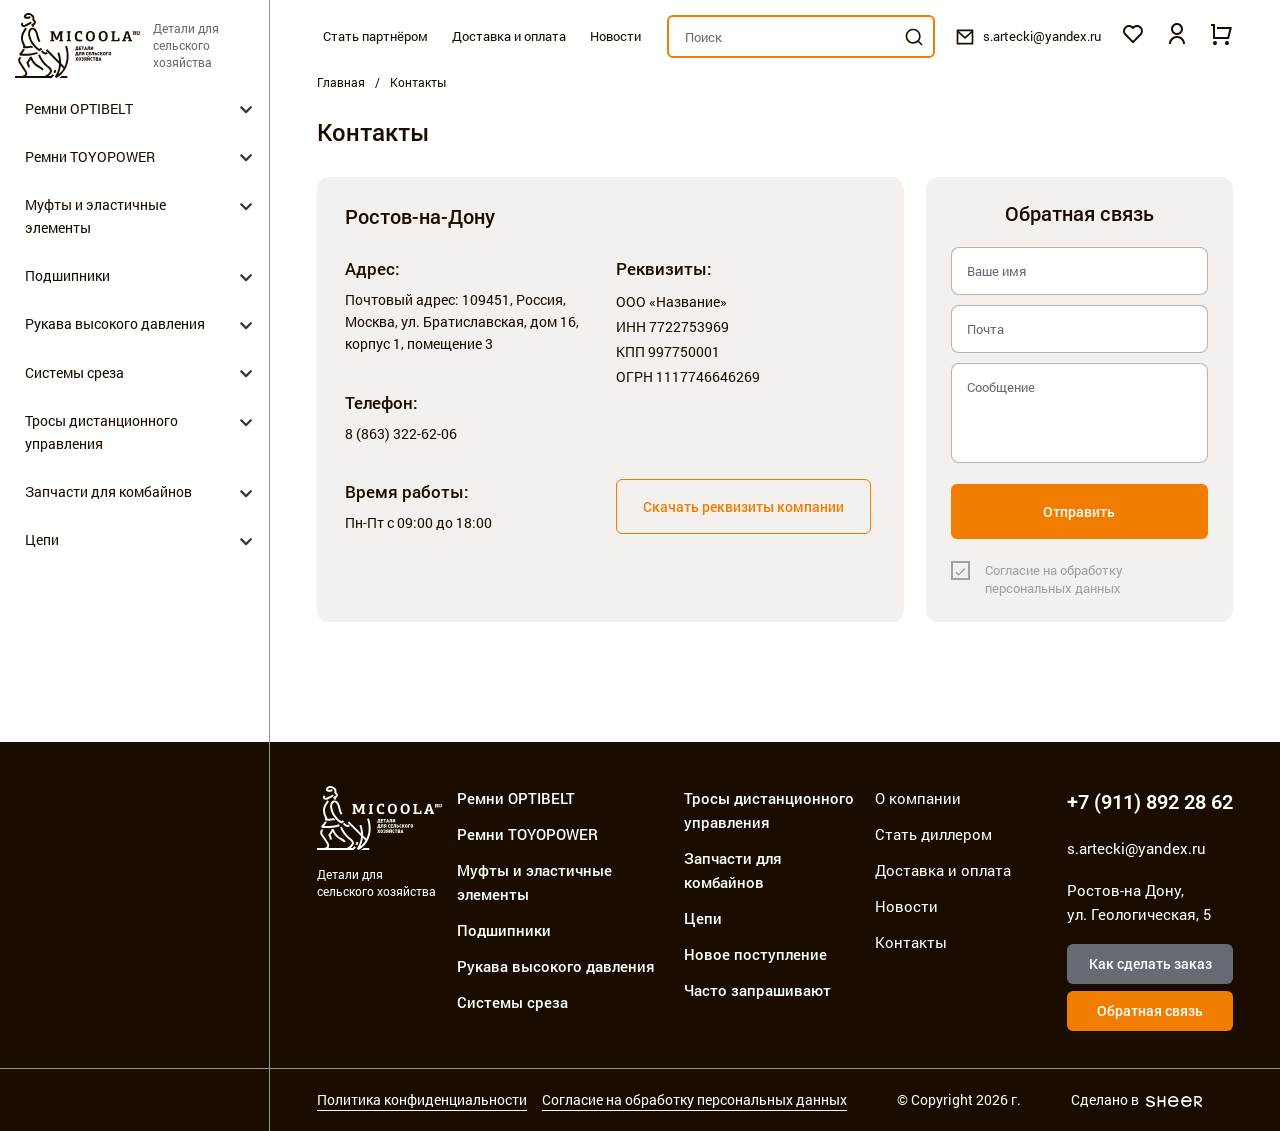
<file: contacts.html>
<!DOCTYPE html>
<!--[if lt IE 7]><html lang="ru" class="lt-ie9 lt-ie8 lt-ie7"><![endif]-->
<!--[if IE 7]><html lang="ru" class="lt-ie9 lt-ie8"><![endif]-->
<!--[if IE 8]><html lang="ru" class="lt-ie9"><![endif]-->
<!--[if gt IE 8]><!-->
<html lang="ru">
<!--<![endif]-->
<head>
	<meta charset="utf-8" />
	<title>Заголовок</title>
	<meta http-equiv="X-UA-Compatible" content="IE=edge" />
	<meta name="viewport" content="width=device-width, initial-scale=1, maximum-scale=1">
	<meta name="format-detection" content="telephone=no" />
	<link rel="shortcut icon" href="favicon.png" />
	<link rel="stylesheet" href="libs/bootstrap/bootstrap-grid.css" />
	<link rel="stylesheet" href="libs/fontawesome-free-5.12.0-web/css/all.min.css" />
	<link rel="stylesheet" href="libs/fancybox-master/dist/jquery.fancybox.min.css" />
	<link rel="stylesheet" href="libs/ion.rangeSlider-master/css/ion.rangeSlider.min.css" />
	<link rel="stylesheet" href="libs/slick-1.5.9/slick/slick.css" />
	<link rel="stylesheet" href="css/fonts.css?ver=1.5" />
	<link rel="stylesheet" href="css/main.css?ver=1.5" />
	<link rel="stylesheet" href="css/media.css?ver=1.5" />
</head>
<body> 

	<div class="wrapper">

		<div class="wrapper-page">

			<div class="fixed-buttons">
				<a href="#modal-login" class="fixed-buttons__btn fancybox">
					<svg width="24" height="24" viewBox="0 0 24 24" fill="none" xmlns="http://www.w3.org/2000/svg"><g clip-path="url(#clip0_2_392)"><path d="M4 22C4 19.8783 4.84285 17.8434 6.34315 16.3431C7.84344 14.8429 9.87827 14 12 14C14.1217 14 16.1566 14.8429 17.6569 16.3431C19.1571 17.8434 20 19.8783 20 22H18C18 20.4087 17.3679 18.8826 16.2426 17.7574C15.1174 16.6321 13.5913 16 12 16C10.4087 16 8.88258 16.6321 7.75736 17.7574C6.63214 18.8826 6 20.4087 6 22H4ZM12 13C8.685 13 6 10.315 6 7C6 3.685 8.685 1 12 1C15.315 1 18 3.685 18 7C18 10.315 15.315 13 12 13ZM12 11C14.21 11 16 9.21 16 7C16 4.79 14.21 3 12 3C9.79 3 8 4.79 8 7C8 9.21 9.79 11 12 11Z" fill="#1A0D00" /></g><defs><clipPath id="clip0_2_392"><rect width="24" height="24" fill="white" /></clipPath></defs></svg>
				</a>
				<div class="fixed-buttons__btn open-search">
					<svg width="24" height="24" viewBox="0 0 24 24" fill="none" xmlns="http://www.w3.org/2000/svg"><g clip-path="url(#clip0_3_35)"><path d="M18.031 16.617L22.314 20.899L20.899 22.314L16.617 18.031C15.0237 19.3082 13.042 20.0029 11 20C6.032 20 2 15.968 2 11C2 6.032 6.032 2 11 2C15.968 2 20 6.032 20 11C20.0029 13.042 19.3082 15.0237 18.031 16.617ZM16.025 15.875C17.2941 14.5699 18.0029 12.8204 18 11C18 7.132 14.867 4 11 4C7.132 4 4 7.132 4 11C4 14.867 7.132 18 11 18C12.8204 18.0029 14.5699 17.2941 15.875 16.025L16.025 15.875Z" fill="#1A0D00"></path></g><defs><clipPath id="clip0_3_35"><rect width="24" height="24" fill="white"></rect></clipPath></defs></svg>
					<i class="fal fa-times"></i>
				</div>
				<a href="#" class="fixed-buttons__btn">
					<svg width="24" height="24" viewBox="0 0 24 24" fill="none" xmlns="http://www.w3.org/2000/svg"><g clip-path="url(#clip0_2_411)"><path d="M12.001 4.529C14.35 2.42 17.98 2.49 20.243 4.757C22.505 7.025 22.583 10.637 20.479 12.993L11.999 21.485L3.52101 12.993C1.41701 10.637 1.49601 7.019 3.75701 4.757C6.02201 2.493 9.64501 2.417 12.001 4.529ZM18.827 6.17C17.327 4.668 14.907 4.607 13.337 6.017L12.002 7.215L10.666 6.018C9.09101 4.606 6.67601 4.668 5.17201 6.172C3.68201 7.662 3.60701 10.047 4.98001 11.623L12 18.654L19.02 11.624C20.394 10.047 20.319 7.665 18.827 6.17Z" fill="#1A0D00" /></g><defs><clipPath id="clip0_2_411"><rect width="24" height="24" fill="white" /></clipPath></defs></svg>
				</a>
				<a href="#" class="fixed-buttons__btn">
					<svg width="24" height="24" viewBox="0 0 24 24" fill="none" xmlns="http://www.w3.org/2000/svg"><g clip-path="url(#clip0_2_410)"><path d="M4 16V4H2V2H5C5.26522 2 5.51957 2.10536 5.70711 2.29289C5.89464 2.48043 6 2.73478 6 3V15H18.438L20.438 7H8V5H21.72C21.872 5 22.022 5.03466 22.1586 5.10134C22.2952 5.16801 22.4148 5.26495 22.5083 5.38479C22.6019 5.50462 22.6668 5.6442 22.6983 5.79291C22.7298 5.94162 22.7269 6.09555 22.69 6.243L20.19 16.243C20.1358 16.4592 20.011 16.6512 19.8352 16.7883C19.6595 16.9255 19.4429 17 19.22 17H5C4.73478 17 4.48043 16.8946 4.29289 16.7071C4.10536 16.5196 4 16.2652 4 16ZM6 23C5.46957 23 4.96086 22.7893 4.58579 22.4142C4.21071 22.0391 4 21.5304 4 21C4 20.4696 4.21071 19.9609 4.58579 19.5858C4.96086 19.2107 5.46957 19 6 19C6.53043 19 7.03914 19.2107 7.41421 19.5858C7.78929 19.9609 8 20.4696 8 21C8 21.5304 7.78929 22.0391 7.41421 22.4142C7.03914 22.7893 6.53043 23 6 23ZM18 23C17.4696 23 16.9609 22.7893 16.5858 22.4142C16.2107 22.0391 16 21.5304 16 21C16 20.4696 16.2107 19.9609 16.5858 19.5858C16.9609 19.2107 17.4696 19 18 19C18.5304 19 19.0391 19.2107 19.4142 19.5858C19.7893 19.9609 20 20.4696 20 21C20 21.5304 19.7893 22.0391 19.4142 22.4142C19.0391 22.7893 18.5304 23 18 23Z" fill="#1A0D00" /></g><defs><clipPath id="clip0_2_410"><rect width="24" height="24" fill="white" /></clipPath></defs></svg>
				</a>
			</div>

			<div class="sidebar">
				<div class="sidebar__content">
					<div class="logo-wrap">
						<a href="#" class="logo">
							<img src="img/logo.svg" alt="alt">
						</a>
						<div class="logo-descr">Детали для сельского хозяйства</div>
					</div>
					<nav class="nav">
						<ul class="nav__list">
							<li><a href="#">Стать партнёром</a></li>
							<li><a href="#">Доставка и оплата</a></li>
							<li><a href="#">Новости</a></li>
						</ul>
					</nav>
					<nav class="menu">
						<ul class="menu__list">
							<li class="menu__haschild">
								<a href="#">Ремни OPTIBELT</a>
								<div class="menu__arrow"><i class="fas fa-chevron-down"></i></div>
								<div class="menu__dropdown">
									<ul>
										<li><a href="#">Для импортной техники</a></li>
										<li><a href="#">Клиновой</a></li>
										<li><a href="#">Узкий клиновой</a></li>
										<li><a href="#">Вентиляторный</a></li>
										<li><a href="#">Вариаторный</a></li>
										<li><a href="#">Многоручьевой</a></li>
										<li><a href="#">Поликлиновой</a></li>
									</ul>
								</div>
							</li>
							<li class="menu__haschild">
								<a href="#">Ремни TOYOPOWER</a>
								<div class="menu__arrow"><i class="fas fa-chevron-down"></i></div>
								<div class="menu__dropdown">
									<ul>
										<li><a href="#">Для импортной техники</a></li>
										<li><a href="#">Клиновой</a></li>
										<li><a href="#">Узкий клиновой</a></li>
										<li><a href="#">Вентиляторный</a></li>
										<li><a href="#">Вариаторный</a></li>
										<li><a href="#">Многоручьевой</a></li>
										<li><a href="#">Поликлиновой</a></li>
									</ul>
								</div>
							</li>
							<li class="menu__haschild">
								<a href="#">Муфты и эластичные элементы</a>
								<div class="menu__arrow"><i class="fas fa-chevron-down"></i></div>
								<div class="menu__dropdown">
									<ul>
										<li><a href="#">Для импортной техники</a></li>
										<li><a href="#">Клиновой</a></li>
										<li><a href="#">Узкий клиновой</a></li>
										<li><a href="#">Вентиляторный</a></li>
										<li><a href="#">Вариаторный</a></li>
										<li><a href="#">Многоручьевой</a></li>
										<li><a href="#">Поликлиновой</a></li>
									</ul>
								</div>
							</li>
							<li class="menu__haschild">
								<a href="#">Подшипники</a>
								<div class="menu__arrow"><i class="fas fa-chevron-down"></i></div>
								<div class="menu__dropdown">
									<ul>
										<li><a href="#">Для импортной техники</a></li>
										<li><a href="#">Клиновой</a></li>
										<li><a href="#">Узкий клиновой</a></li>
										<li><a href="#">Вентиляторный</a></li>
										<li><a href="#">Вариаторный</a></li>
										<li><a href="#">Многоручьевой</a></li>
										<li><a href="#">Поликлиновой</a></li>
									</ul>
								</div>
							</li>
							<li class="menu__haschild">
								<a href="#">Рукава высокого давления</a>
								<div class="menu__arrow"><i class="fas fa-chevron-down"></i></div>
								<div class="menu__dropdown">
									<ul>
										<li><a href="#">Для импортной техники</a></li>
										<li><a href="#">Клиновой</a></li>
										<li><a href="#">Узкий клиновой</a></li>
										<li><a href="#">Вентиляторный</a></li>
										<li><a href="#">Вариаторный</a></li>
										<li><a href="#">Многоручьевой</a></li>
										<li><a href="#">Поликлиновой</a></li>
									</ul>
								</div>
							</li>
							<li class="menu__haschild">
								<a href="#">Системы среза</a>
								<div class="menu__arrow"><i class="fas fa-chevron-down"></i></div>
								<div class="menu__dropdown">
									<ul>
										<li><a href="#">Для импортной техники</a></li>
										<li><a href="#">Клиновой</a></li>
										<li><a href="#">Узкий клиновой</a></li>
										<li><a href="#">Вентиляторный</a></li>
										<li><a href="#">Вариаторный</a></li>
										<li><a href="#">Многоручьевой</a></li>
										<li><a href="#">Поликлиновой</a></li>
									</ul>
								</div>
							</li>
							<li class="menu__haschild">
								<a href="#">Тросы дистанционного управления</a>
								<div class="menu__arrow"><i class="fas fa-chevron-down"></i></div>
								<div class="menu__dropdown">
									<ul>
										<li><a href="#">Для импортной техники</a></li>
										<li><a href="#">Клиновой</a></li>
										<li><a href="#">Узкий клиновой</a></li>
										<li><a href="#">Вентиляторный</a></li>
										<li><a href="#">Вариаторный</a></li>
										<li><a href="#">Многоручьевой</a></li>
										<li><a href="#">Поликлиновой</a></li>
									</ul>
								</div>
							</li>
							<li class="menu__haschild">
								<a href="#">Запчасти для комбайнов</a>
								<div class="menu__arrow"><i class="fas fa-chevron-down"></i></div>
								<div class="menu__dropdown">
									<ul>
										<li><a href="#">Для импортной техники</a></li>
										<li><a href="#">Клиновой</a></li>
										<li><a href="#">Узкий клиновой</a></li>
										<li><a href="#">Вентиляторный</a></li>
										<li><a href="#">Вариаторный</a></li>
										<li><a href="#">Многоручьевой</a></li>
										<li><a href="#">Поликлиновой</a></li>
									</ul>
								</div>
							</li>
							<li class="menu__haschild">
								<a href="#">Цепи</a>
								<div class="menu__arrow"><i class="fas fa-chevron-down"></i></div>
								<div class="menu__dropdown">
									<ul>
										<li><a href="#">Для импортной техники</a></li>
										<li><a href="#">Клиновой</a></li>
										<li><a href="#">Узкий клиновой</a></li>
										<li><a href="#">Вентиляторный</a></li>
										<li><a href="#">Вариаторный</a></li>
										<li><a href="#">Многоручьевой</a></li>
										<li><a href="#">Поликлиновой</a></li>
									</ul>
								</div>
							</li>
						</ul>
					</nav>
				</div>
			</div>
			<div class="menu-overlay"></div>
			<div class="search-overlay"></div>

			<div class="content">

				<header class="header">
					<div class="container">
						<div class="header__wrapper">
							<div class="logo-wrap">
								<a href="#" class="logo">
									<img src="img/logo.svg" alt="alt">
								</a>
								<div class="logo-descr">Детали для сельского хозяйства</div>
							</div>
							<nav class="nav">
								<ul class="nav__list">
									<li><a href="#">Стать партнёром</a></li>
									<li><a href="#">Доставка и оплата</a></li>
									<li><a href="#">Новости</a></li>
								</ul>
							</nav>
							<div class="search-main">
								<form>
									<input type="text" placeholder="Поиск" required>
									<button class="search-main__btn"><svg width="24" height="24" viewBox="0 0 24 24" fill="none" xmlns="http://www.w3.org/2000/svg"><g clip-path="url(#clip0_3_35)"><path d="M18.031 16.617L22.314 20.899L20.899 22.314L16.617 18.031C15.0237 19.3082 13.042 20.0029 11 20C6.032 20 2 15.968 2 11C2 6.032 6.032 2 11 2C15.968 2 20 6.032 20 11C20.0029 13.042 19.3082 15.0237 18.031 16.617ZM16.025 15.875C17.2941 14.5699 18.0029 12.8204 18 11C18 7.132 14.867 4 11 4C7.132 4 4 7.132 4 11C4 14.867 7.132 18 11 18C12.8204 18.0029 14.5699 17.2941 15.875 16.025L16.025 15.875Z" fill="#1A0D00" /></g><defs><clipPath id="clip0_3_35"><rect width="24" height="24" fill="white" /></clipPath></defs></svg></button>
								</form>
							</div>
							<a href="mailto:s.artecki@yandex.ru" class="link-email">
								<svg width="24" height="24" viewBox="0 0 24 24" fill="none" xmlns="http://www.w3.org/2000/svg"><g clip-path="url(#clip0_6_130)"><path d="M3 3H21C21.2652 3 21.5196 3.10536 21.7071 3.29289C21.8946 3.48043 22 3.73478 22 4V20C22 20.2652 21.8946 20.5196 21.7071 20.7071C21.5196 20.8946 21.2652 21 21 21H3C2.73478 21 2.48043 20.8946 2.29289 20.7071C2.10536 20.5196 2 20.2652 2 20V4C2 3.73478 2.10536 3.48043 2.29289 3.29289C2.48043 3.10536 2.73478 3 3 3ZM20 7.238L12.072 14.338L4 7.216V19H20V7.238ZM4.511 5L12.061 11.662L19.502 5H4.511Z" fill="#1A0D00" /></g><defs><clipPath id="clip0_6_130"><rect width="24" height="24" fill="white" /></clipPath></defs></svg>
								s.artecki@yandex.ru
							</a>
							<a href="#" class="header__btn">
								<svg width="24" height="24" viewBox="0 0 24 24" fill="none" xmlns="http://www.w3.org/2000/svg"><g clip-path="url(#clip0_2_411)"><path d="M12.001 4.529C14.35 2.42 17.98 2.49 20.243 4.757C22.505 7.025 22.583 10.637 20.479 12.993L11.999 21.485L3.52101 12.993C1.41701 10.637 1.49601 7.019 3.75701 4.757C6.02201 2.493 9.64501 2.417 12.001 4.529ZM18.827 6.17C17.327 4.668 14.907 4.607 13.337 6.017L12.002 7.215L10.666 6.018C9.09101 4.606 6.67601 4.668 5.17201 6.172C3.68201 7.662 3.60701 10.047 4.98001 11.623L12 18.654L19.02 11.624C20.394 10.047 20.319 7.665 18.827 6.17Z" fill="#1A0D00" /></g><defs><clipPath id="clip0_2_411"><rect width="24" height="24" fill="white" /></clipPath></defs></svg>
							</a>
							<a href="#modal-login" class="header__btn fancybox">
								<svg width="24" height="24" viewBox="0 0 24 24" fill="none" xmlns="http://www.w3.org/2000/svg"><g clip-path="url(#clip0_2_392)"><path d="M4 22C4 19.8783 4.84285 17.8434 6.34315 16.3431C7.84344 14.8429 9.87827 14 12 14C14.1217 14 16.1566 14.8429 17.6569 16.3431C19.1571 17.8434 20 19.8783 20 22H18C18 20.4087 17.3679 18.8826 16.2426 17.7574C15.1174 16.6321 13.5913 16 12 16C10.4087 16 8.88258 16.6321 7.75736 17.7574C6.63214 18.8826 6 20.4087 6 22H4ZM12 13C8.685 13 6 10.315 6 7C6 3.685 8.685 1 12 1C15.315 1 18 3.685 18 7C18 10.315 15.315 13 12 13ZM12 11C14.21 11 16 9.21 16 7C16 4.79 14.21 3 12 3C9.79 3 8 4.79 8 7C8 9.21 9.79 11 12 11Z" fill="#1A0D00" /></g><defs><clipPath id="clip0_2_392"><rect width="24" height="24" fill="white" /></clipPath></defs></svg>
							</a>
							<a href="#" class="header__btn">
								<svg width="24" height="24" viewBox="0 0 24 24" fill="none" xmlns="http://www.w3.org/2000/svg"><g clip-path="url(#clip0_2_410)"><path d="M4 16V4H2V2H5C5.26522 2 5.51957 2.10536 5.70711 2.29289C5.89464 2.48043 6 2.73478 6 3V15H18.438L20.438 7H8V5H21.72C21.872 5 22.022 5.03466 22.1586 5.10134C22.2952 5.16801 22.4148 5.26495 22.5083 5.38479C22.6019 5.50462 22.6668 5.6442 22.6983 5.79291C22.7298 5.94162 22.7269 6.09555 22.69 6.243L20.19 16.243C20.1358 16.4592 20.011 16.6512 19.8352 16.7883C19.6595 16.9255 19.4429 17 19.22 17H5C4.73478 17 4.48043 16.8946 4.29289 16.7071C4.10536 16.5196 4 16.2652 4 16ZM6 23C5.46957 23 4.96086 22.7893 4.58579 22.4142C4.21071 22.0391 4 21.5304 4 21C4 20.4696 4.21071 19.9609 4.58579 19.5858C4.96086 19.2107 5.46957 19 6 19C6.53043 19 7.03914 19.2107 7.41421 19.5858C7.78929 19.9609 8 20.4696 8 21C8 21.5304 7.78929 22.0391 7.41421 22.4142C7.03914 22.7893 6.53043 23 6 23ZM18 23C17.4696 23 16.9609 22.7893 16.5858 22.4142C16.2107 22.0391 16 21.5304 16 21C16 20.4696 16.2107 19.9609 16.5858 19.5858C16.9609 19.2107 17.4696 19 18 19C18.5304 19 19.0391 19.2107 19.4142 19.5858C19.7893 19.9609 20 20.4696 20 21C20 21.5304 19.7893 22.0391 19.4142 22.4142C19.0391 22.7893 18.5304 23 18 23Z" fill="#1A0D00" /></g><defs><clipPath id="clip0_2_410"><rect width="24" height="24" fill="white" /></clipPath></defs></svg>
							</a>
							<a href="tel:+79118922862" class="phone-mobile"><i class="fas fa-phone-alt"></i></a>
							<div class="sandwich">
								<div class="sw-topper"></div>
								<div class="sw-bottom"></div>
								<div class="sw-footer"></div>
							</div>
						</div>
					</div>
				</header>

				<section class="page-contacts">
					<div class="container">
						<ul class="breadcrumbs">
							<li><a href="#">Главная</a></li>
							<li>Контакты</li>
						</ul>
						<h1 class="title-middle">Контакты</h1>
						<div class="row">
							<div class="col-lg-8">
								<div class="contacts-main">
									<div class="contacts-main__title">Ростов-на-Дону</div>
									<div class="row">
										<div class="col-md-6">
											<div class="contacts-main__item">
												<div class="contacts-main__subtitle">Адрес:</div>
												<p>Почтовый адрес: 109451, Россия, Москва, ул. Братиславская, дом 16, корпус 1, помещение 3</p>
											</div>
											<div class="contacts-main__item">
												<div class="contacts-main__subtitle">Телефон:</div>
												<p><a href="mailto:88633226206">8 (863) 322-62-06</a></p>
											</div>
											<div class="contacts-main__item">
												<div class="contacts-main__subtitle">Время работы:</div>
												<p>Пн-Пт с 09:00 до 18:00</p>
											</div>
										</div>
										<div class="col-md-6 col-requisites">
											<div class="contacts-main__item contacts-main__item--requisites">
												<div class="contacts-main__subtitle">Реквизиты:</div>
												<p>ООО «Название»</p>
												<p>ИНН 7722753969</p>
												<p>КПП 997750001</p>
												<p>ОГРН 1117746646269</p>
											</div>
											<a href="#" class="btn-main btn-main--border">Скачать реквизиты компании</a>
										</div>
									</div>
								</div>
							</div>
							<div class="col-lg-4">
								<div class="form-main">
									<div class="title-form">Обратная связь</div>
									<form>
										<div class="item-form">
											<input type="text" placeholder="Ваше имя">
										</div>
										<div class="item-form">
											<input type="email" placeholder="Почта" inputmode="email">
										</div>
										<div class="item-form">
											<textarea placeholder="Сообщение"></textarea>
										</div>
										<input type="submit" value="Отправить" class="btn-main">
										<div class="checkbox">
											<label>
												<input type="checkbox" checked required />
												<span>Согласие на обработку персональных данных</span>
											</label>
										</div>
									</form>
								</div>
							</div>
						</div>
					</div>
				</section>

			</div>

		</div>

		<footer class="footer">
			<div class="footer__wrapper">
				<div class="footer__sidebar"></div>
				<div class="footer__content">
					<div class="container">
						<div class="footer__grid">
							<div class="footer__column">
								<div class="footer__logo">
									<a href="#" class="logo">
										<img src="img/logo2.svg" alt="alt">
									</a>
									<div class="logo-descr">Детали для сельского хозяйства</div>
								</div>
							</div>
							<div class="footer__column">
								<ul class="footer__nav">
									<li><a href="#">Ремни OPTIBELT</a></li>
									<li><a href="#">Ремни TOYOPOWER</a></li>
									<li><a href="#">Муфты и эластичные элементы</a></li>
									<li><a href="#">Подшипники</a></li>
									<li><a href="#">Рукава высокого давления</a></li>
									<li><a href="#">Системы среза</a></li>
								</ul>
							</div>
							<div class="footer__column">
								<ul class="footer__nav">
									<li><a href="#">Тросы дистанционного управления</a></li>
									<li><a href="#">Запчасти для комбайнов</a></li>
									<li><a href="#">Цепи</a></li>
									<li><a href="#">Новое поступление</a></li>
									<li><a href="#">Часто запрашивают</a></li>
								</ul>
							</div>
							<div class="footer__column">
								<ul class="footer__nav footer__nav--default">
									<li><a href="#">О компании</a></li>
									<li><a href="#">Стать диллером</a></li>
									<li><a href="#">Доставка и оплата</a></li>
									<li><a href="#">Новости</a></li>
									<li><a href="#">Контакты</a></li>
								</ul>
							</div>
							<div class="footer__column">
								<div class="footer__contacts">
									<p><a href="tel:+79118922862" class="footer__phone">+7 (911) 892 28 62</a></p>
									<p><a href="mailto:s.artecki@yandex.ru">s.artecki@yandex.ru</a></p>
									<p>Ростов-на Дону, <br>ул. Геологическая, 5</p>
									<a href="#" class="btn-main btn-main--page">Как сделать заказ</a>
									<a href="#" class="btn-main">Обратная связь</a>
								</div>
							</div>
						</div>
					</div>
				</div>
			</div>
			<div class="footer__bottom">
				<div class="footer__wrapper">
					<div class="footer__sidebar"></div>
					<div class="footer__content">
						<div class="container">
							<div class="footer__line">
								<div class="footer__links">
									<a href="#">Политика конфиденциальности</a>
									<a href="#">Согласие на обработку персональных данных</a>
								</div>
								<div class="copyright">© Copyright 2026 г.</div>
								<div class="create">Сделано в <a href="#" target="_blank"><img src="img/sheer.svg" alt="alt"></a></div>
							</div>
						</div>
					</div>
				</div>
			</div>
		</footer>
		
	</div>

	<div id="modal-login" class="modal-block">
		<div class="modal-wrap">
			<div class="title-modal">Вход</div>
			<form>
				<div class="item-form">
					<input type="tel" class="input-phone" placeholder="+7 (978) 123-45-67" inputmode="numeric">
				</div>
				<div class="modal-wrap__link">
					<a href="#modal-registration" class="fancybox">Регистрация</a>
				</div>
				<input type="submit" value="Получить код" class="btn-main">
				<div class="checkbox">
					<label>
						<input type="checkbox" checked required />
						<span>Согласие на обработку персональных данных</span>
					</label>
				</div>
			</form>
		</div>
	</div>

	<div id="modal-registration" class="modal-block">
		<div class="modal-wrap">
			<div class="title-modal">Регистрация</div>
			<form>
				<div class="item-form">
					<input type="text" placeholder="ИНН компании">
				</div>
				<div class="item-form">
					<input type="email" placeholder="Почта" inputmode="email">
				</div>
				<div class="item-form">
					<input type="tel" class="input-phone" placeholder="+7 (978) 123-45-67" inputmode="numeric">
				</div>
				<input type="submit" value="Получить код" class="btn-main">
				<div class="checkbox">
					<label>
						<input type="checkbox" checked required />
						<span>Согласие на обработку персональных данных</span>
					</label>
				</div>
			</form>
		</div>
	</div>


	<script src="libs/jquery/jquery-3.6.0.min.js"></script>
	<script src="libs/fancybox-master/dist/jquery.fancybox.min.js"></script>
	<script src="libs/slick-1.5.9/slick/slick.min.js"></script>
	<script src="libs/jQueryFormStyler-master/jquery.formstyler.min.js"></script>
	<script src="libs/ion.rangeSlider-master/js/ion.rangeSlider.min.js"></script>
	<script src="libs/mask/jquery.maskedinput.js"></script>
	<script src="js/common.js?ver=1.5"></script>
	<!-- Yandex.Metrika counter --><!-- /Yandex.Metrika counter -->
	<!-- Google Analytics counter --><!-- /Google Analytics counter -->
</body>
</html>
</file>
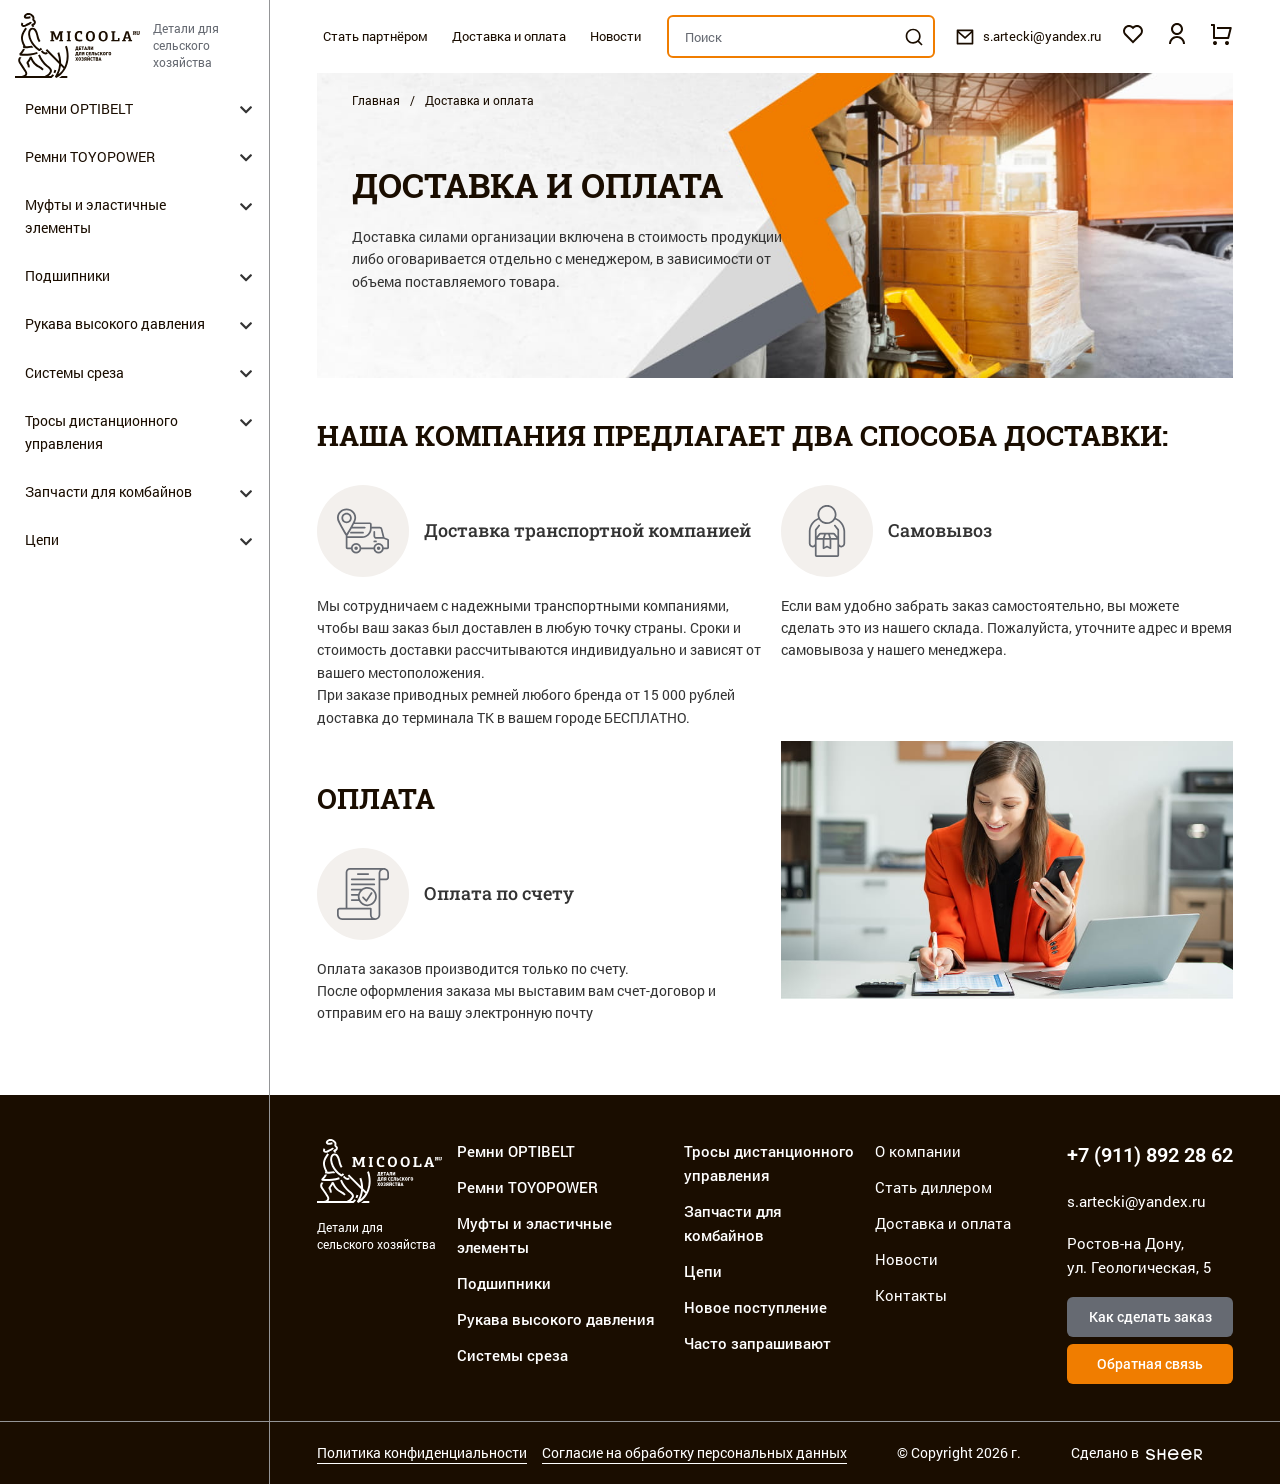
<file: delivery.html>
<!DOCTYPE html>
<!--[if lt IE 7]><html lang="ru" class="lt-ie9 lt-ie8 lt-ie7"><![endif]-->
<!--[if IE 7]><html lang="ru" class="lt-ie9 lt-ie8"><![endif]-->
<!--[if IE 8]><html lang="ru" class="lt-ie9"><![endif]-->
<!--[if gt IE 8]><!-->
<html lang="ru">
<!--<![endif]-->
<head>
	<meta charset="utf-8" />
	<title>Заголовок</title>
	<meta http-equiv="X-UA-Compatible" content="IE=edge" />
	<meta name="viewport" content="width=device-width, initial-scale=1, maximum-scale=1">
	<meta name="format-detection" content="telephone=no" />
	<link rel="shortcut icon" href="favicon.png" />
	<link rel="stylesheet" href="libs/bootstrap/bootstrap-grid.css" />
	<link rel="stylesheet" href="libs/fontawesome-free-5.12.0-web/css/all.min.css" />
	<link rel="stylesheet" href="libs/fancybox-master/dist/jquery.fancybox.min.css" />
	<link rel="stylesheet" href="libs/ion.rangeSlider-master/css/ion.rangeSlider.min.css" />
	<link rel="stylesheet" href="libs/slick-1.5.9/slick/slick.css" />
	<link rel="stylesheet" href="css/fonts.css?ver=1.5" />
	<link rel="stylesheet" href="css/main.css?ver=1.5" />
	<link rel="stylesheet" href="css/media.css?ver=1.5" />
</head>
<body> 

	<div class="wrapper">

		<div class="wrapper-page">

			<div class="fixed-buttons">
				<a href="#modal-login" class="fixed-buttons__btn fancybox">
					<svg width="24" height="24" viewBox="0 0 24 24" fill="none" xmlns="http://www.w3.org/2000/svg"><g clip-path="url(#clip0_2_392)"><path d="M4 22C4 19.8783 4.84285 17.8434 6.34315 16.3431C7.84344 14.8429 9.87827 14 12 14C14.1217 14 16.1566 14.8429 17.6569 16.3431C19.1571 17.8434 20 19.8783 20 22H18C18 20.4087 17.3679 18.8826 16.2426 17.7574C15.1174 16.6321 13.5913 16 12 16C10.4087 16 8.88258 16.6321 7.75736 17.7574C6.63214 18.8826 6 20.4087 6 22H4ZM12 13C8.685 13 6 10.315 6 7C6 3.685 8.685 1 12 1C15.315 1 18 3.685 18 7C18 10.315 15.315 13 12 13ZM12 11C14.21 11 16 9.21 16 7C16 4.79 14.21 3 12 3C9.79 3 8 4.79 8 7C8 9.21 9.79 11 12 11Z" fill="#1A0D00" /></g><defs><clipPath id="clip0_2_392"><rect width="24" height="24" fill="white" /></clipPath></defs></svg>
				</a>
				<div class="fixed-buttons__btn open-search">
					<svg width="24" height="24" viewBox="0 0 24 24" fill="none" xmlns="http://www.w3.org/2000/svg"><g clip-path="url(#clip0_3_35)"><path d="M18.031 16.617L22.314 20.899L20.899 22.314L16.617 18.031C15.0237 19.3082 13.042 20.0029 11 20C6.032 20 2 15.968 2 11C2 6.032 6.032 2 11 2C15.968 2 20 6.032 20 11C20.0029 13.042 19.3082 15.0237 18.031 16.617ZM16.025 15.875C17.2941 14.5699 18.0029 12.8204 18 11C18 7.132 14.867 4 11 4C7.132 4 4 7.132 4 11C4 14.867 7.132 18 11 18C12.8204 18.0029 14.5699 17.2941 15.875 16.025L16.025 15.875Z" fill="#1A0D00"></path></g><defs><clipPath id="clip0_3_35"><rect width="24" height="24" fill="white"></rect></clipPath></defs></svg>
					<i class="fal fa-times"></i>
				</div>
				<a href="#" class="fixed-buttons__btn">
					<svg width="24" height="24" viewBox="0 0 24 24" fill="none" xmlns="http://www.w3.org/2000/svg"><g clip-path="url(#clip0_2_411)"><path d="M12.001 4.529C14.35 2.42 17.98 2.49 20.243 4.757C22.505 7.025 22.583 10.637 20.479 12.993L11.999 21.485L3.52101 12.993C1.41701 10.637 1.49601 7.019 3.75701 4.757C6.02201 2.493 9.64501 2.417 12.001 4.529ZM18.827 6.17C17.327 4.668 14.907 4.607 13.337 6.017L12.002 7.215L10.666 6.018C9.09101 4.606 6.67601 4.668 5.17201 6.172C3.68201 7.662 3.60701 10.047 4.98001 11.623L12 18.654L19.02 11.624C20.394 10.047 20.319 7.665 18.827 6.17Z" fill="#1A0D00" /></g><defs><clipPath id="clip0_2_411"><rect width="24" height="24" fill="white" /></clipPath></defs></svg>
				</a>
				<a href="#" class="fixed-buttons__btn">
					<svg width="24" height="24" viewBox="0 0 24 24" fill="none" xmlns="http://www.w3.org/2000/svg"><g clip-path="url(#clip0_2_410)"><path d="M4 16V4H2V2H5C5.26522 2 5.51957 2.10536 5.70711 2.29289C5.89464 2.48043 6 2.73478 6 3V15H18.438L20.438 7H8V5H21.72C21.872 5 22.022 5.03466 22.1586 5.10134C22.2952 5.16801 22.4148 5.26495 22.5083 5.38479C22.6019 5.50462 22.6668 5.6442 22.6983 5.79291C22.7298 5.94162 22.7269 6.09555 22.69 6.243L20.19 16.243C20.1358 16.4592 20.011 16.6512 19.8352 16.7883C19.6595 16.9255 19.4429 17 19.22 17H5C4.73478 17 4.48043 16.8946 4.29289 16.7071C4.10536 16.5196 4 16.2652 4 16ZM6 23C5.46957 23 4.96086 22.7893 4.58579 22.4142C4.21071 22.0391 4 21.5304 4 21C4 20.4696 4.21071 19.9609 4.58579 19.5858C4.96086 19.2107 5.46957 19 6 19C6.53043 19 7.03914 19.2107 7.41421 19.5858C7.78929 19.9609 8 20.4696 8 21C8 21.5304 7.78929 22.0391 7.41421 22.4142C7.03914 22.7893 6.53043 23 6 23ZM18 23C17.4696 23 16.9609 22.7893 16.5858 22.4142C16.2107 22.0391 16 21.5304 16 21C16 20.4696 16.2107 19.9609 16.5858 19.5858C16.9609 19.2107 17.4696 19 18 19C18.5304 19 19.0391 19.2107 19.4142 19.5858C19.7893 19.9609 20 20.4696 20 21C20 21.5304 19.7893 22.0391 19.4142 22.4142C19.0391 22.7893 18.5304 23 18 23Z" fill="#1A0D00" /></g><defs><clipPath id="clip0_2_410"><rect width="24" height="24" fill="white" /></clipPath></defs></svg>
				</a>
			</div>

			<div class="sidebar">
				<div class="sidebar__content">
					<div class="logo-wrap">
						<a href="#" class="logo">
							<img src="img/logo.svg" alt="alt">
						</a>
						<div class="logo-descr">Детали для сельского хозяйства</div>
					</div>
					<nav class="nav">
						<ul class="nav__list">
							<li><a href="#">Стать партнёром</a></li>
							<li><a href="#">Доставка и оплата</a></li>
							<li><a href="#">Новости</a></li>
						</ul>
					</nav>
					<nav class="menu">
						<ul class="menu__list">
							<li class="menu__haschild">
								<a href="#">Ремни OPTIBELT</a>
								<div class="menu__arrow"><i class="fas fa-chevron-down"></i></div>
								<div class="menu__dropdown">
									<ul>
										<li><a href="#">Для импортной техники</a></li>
										<li><a href="#">Клиновой</a></li>
										<li><a href="#">Узкий клиновой</a></li>
										<li><a href="#">Вентиляторный</a></li>
										<li><a href="#">Вариаторный</a></li>
										<li><a href="#">Многоручьевой</a></li>
										<li><a href="#">Поликлиновой</a></li>
									</ul>
								</div>
							</li>
							<li class="menu__haschild">
								<a href="#">Ремни TOYOPOWER</a>
								<div class="menu__arrow"><i class="fas fa-chevron-down"></i></div>
								<div class="menu__dropdown">
									<ul>
										<li><a href="#">Для импортной техники</a></li>
										<li><a href="#">Клиновой</a></li>
										<li><a href="#">Узкий клиновой</a></li>
										<li><a href="#">Вентиляторный</a></li>
										<li><a href="#">Вариаторный</a></li>
										<li><a href="#">Многоручьевой</a></li>
										<li><a href="#">Поликлиновой</a></li>
									</ul>
								</div>
							</li>
							<li class="menu__haschild">
								<a href="#">Муфты и эластичные элементы</a>
								<div class="menu__arrow"><i class="fas fa-chevron-down"></i></div>
								<div class="menu__dropdown">
									<ul>
										<li><a href="#">Для импортной техники</a></li>
										<li><a href="#">Клиновой</a></li>
										<li><a href="#">Узкий клиновой</a></li>
										<li><a href="#">Вентиляторный</a></li>
										<li><a href="#">Вариаторный</a></li>
										<li><a href="#">Многоручьевой</a></li>
										<li><a href="#">Поликлиновой</a></li>
									</ul>
								</div>
							</li>
							<li class="menu__haschild">
								<a href="#">Подшипники</a>
								<div class="menu__arrow"><i class="fas fa-chevron-down"></i></div>
								<div class="menu__dropdown">
									<ul>
										<li><a href="#">Для импортной техники</a></li>
										<li><a href="#">Клиновой</a></li>
										<li><a href="#">Узкий клиновой</a></li>
										<li><a href="#">Вентиляторный</a></li>
										<li><a href="#">Вариаторный</a></li>
										<li><a href="#">Многоручьевой</a></li>
										<li><a href="#">Поликлиновой</a></li>
									</ul>
								</div>
							</li>
							<li class="menu__haschild">
								<a href="#">Рукава высокого давления</a>
								<div class="menu__arrow"><i class="fas fa-chevron-down"></i></div>
								<div class="menu__dropdown">
									<ul>
										<li><a href="#">Для импортной техники</a></li>
										<li><a href="#">Клиновой</a></li>
										<li><a href="#">Узкий клиновой</a></li>
										<li><a href="#">Вентиляторный</a></li>
										<li><a href="#">Вариаторный</a></li>
										<li><a href="#">Многоручьевой</a></li>
										<li><a href="#">Поликлиновой</a></li>
									</ul>
								</div>
							</li>
							<li class="menu__haschild">
								<a href="#">Системы среза</a>
								<div class="menu__arrow"><i class="fas fa-chevron-down"></i></div>
								<div class="menu__dropdown">
									<ul>
										<li><a href="#">Для импортной техники</a></li>
										<li><a href="#">Клиновой</a></li>
										<li><a href="#">Узкий клиновой</a></li>
										<li><a href="#">Вентиляторный</a></li>
										<li><a href="#">Вариаторный</a></li>
										<li><a href="#">Многоручьевой</a></li>
										<li><a href="#">Поликлиновой</a></li>
									</ul>
								</div>
							</li>
							<li class="menu__haschild">
								<a href="#">Тросы дистанционного управления</a>
								<div class="menu__arrow"><i class="fas fa-chevron-down"></i></div>
								<div class="menu__dropdown">
									<ul>
										<li><a href="#">Для импортной техники</a></li>
										<li><a href="#">Клиновой</a></li>
										<li><a href="#">Узкий клиновой</a></li>
										<li><a href="#">Вентиляторный</a></li>
										<li><a href="#">Вариаторный</a></li>
										<li><a href="#">Многоручьевой</a></li>
										<li><a href="#">Поликлиновой</a></li>
									</ul>
								</div>
							</li>
							<li class="menu__haschild">
								<a href="#">Запчасти для комбайнов</a>
								<div class="menu__arrow"><i class="fas fa-chevron-down"></i></div>
								<div class="menu__dropdown">
									<ul>
										<li><a href="#">Для импортной техники</a></li>
										<li><a href="#">Клиновой</a></li>
										<li><a href="#">Узкий клиновой</a></li>
										<li><a href="#">Вентиляторный</a></li>
										<li><a href="#">Вариаторный</a></li>
										<li><a href="#">Многоручьевой</a></li>
										<li><a href="#">Поликлиновой</a></li>
									</ul>
								</div>
							</li>
							<li class="menu__haschild">
								<a href="#">Цепи</a>
								<div class="menu__arrow"><i class="fas fa-chevron-down"></i></div>
								<div class="menu__dropdown">
									<ul>
										<li><a href="#">Для импортной техники</a></li>
										<li><a href="#">Клиновой</a></li>
										<li><a href="#">Узкий клиновой</a></li>
										<li><a href="#">Вентиляторный</a></li>
										<li><a href="#">Вариаторный</a></li>
										<li><a href="#">Многоручьевой</a></li>
										<li><a href="#">Поликлиновой</a></li>
									</ul>
								</div>
							</li>
						</ul>
					</nav>
				</div>
			</div>
			<div class="menu-overlay"></div>
			<div class="search-overlay"></div>

			<div class="content">

				<header class="header">
					<div class="container">
						<div class="header__wrapper">
							<div class="logo-wrap">
								<a href="#" class="logo">
									<img src="img/logo.svg" alt="alt">
								</a>
								<div class="logo-descr">Детали для сельского хозяйства</div>
							</div>
							<nav class="nav">
								<ul class="nav__list">
									<li><a href="#">Стать партнёром</a></li>
									<li><a href="#">Доставка и оплата</a></li>
									<li><a href="#">Новости</a></li>
								</ul>
							</nav>
							<div class="search-main">
								<form>
									<input type="text" placeholder="Поиск" required>
									<button class="search-main__btn"><svg width="24" height="24" viewBox="0 0 24 24" fill="none" xmlns="http://www.w3.org/2000/svg"><g clip-path="url(#clip0_3_35)"><path d="M18.031 16.617L22.314 20.899L20.899 22.314L16.617 18.031C15.0237 19.3082 13.042 20.0029 11 20C6.032 20 2 15.968 2 11C2 6.032 6.032 2 11 2C15.968 2 20 6.032 20 11C20.0029 13.042 19.3082 15.0237 18.031 16.617ZM16.025 15.875C17.2941 14.5699 18.0029 12.8204 18 11C18 7.132 14.867 4 11 4C7.132 4 4 7.132 4 11C4 14.867 7.132 18 11 18C12.8204 18.0029 14.5699 17.2941 15.875 16.025L16.025 15.875Z" fill="#1A0D00" /></g><defs><clipPath id="clip0_3_35"><rect width="24" height="24" fill="white" /></clipPath></defs></svg></button>
								</form>
							</div>
							<a href="mailto:s.artecki@yandex.ru" class="link-email">
								<svg width="24" height="24" viewBox="0 0 24 24" fill="none" xmlns="http://www.w3.org/2000/svg"><g clip-path="url(#clip0_6_130)"><path d="M3 3H21C21.2652 3 21.5196 3.10536 21.7071 3.29289C21.8946 3.48043 22 3.73478 22 4V20C22 20.2652 21.8946 20.5196 21.7071 20.7071C21.5196 20.8946 21.2652 21 21 21H3C2.73478 21 2.48043 20.8946 2.29289 20.7071C2.10536 20.5196 2 20.2652 2 20V4C2 3.73478 2.10536 3.48043 2.29289 3.29289C2.48043 3.10536 2.73478 3 3 3ZM20 7.238L12.072 14.338L4 7.216V19H20V7.238ZM4.511 5L12.061 11.662L19.502 5H4.511Z" fill="#1A0D00" /></g><defs><clipPath id="clip0_6_130"><rect width="24" height="24" fill="white" /></clipPath></defs></svg>
								s.artecki@yandex.ru
							</a>
							<a href="#" class="header__btn">
								<svg width="24" height="24" viewBox="0 0 24 24" fill="none" xmlns="http://www.w3.org/2000/svg"><g clip-path="url(#clip0_2_411)"><path d="M12.001 4.529C14.35 2.42 17.98 2.49 20.243 4.757C22.505 7.025 22.583 10.637 20.479 12.993L11.999 21.485L3.52101 12.993C1.41701 10.637 1.49601 7.019 3.75701 4.757C6.02201 2.493 9.64501 2.417 12.001 4.529ZM18.827 6.17C17.327 4.668 14.907 4.607 13.337 6.017L12.002 7.215L10.666 6.018C9.09101 4.606 6.67601 4.668 5.17201 6.172C3.68201 7.662 3.60701 10.047 4.98001 11.623L12 18.654L19.02 11.624C20.394 10.047 20.319 7.665 18.827 6.17Z" fill="#1A0D00" /></g><defs><clipPath id="clip0_2_411"><rect width="24" height="24" fill="white" /></clipPath></defs></svg>
							</a>
							<a href="#modal-login" class="header__btn fancybox">
								<svg width="24" height="24" viewBox="0 0 24 24" fill="none" xmlns="http://www.w3.org/2000/svg"><g clip-path="url(#clip0_2_392)"><path d="M4 22C4 19.8783 4.84285 17.8434 6.34315 16.3431C7.84344 14.8429 9.87827 14 12 14C14.1217 14 16.1566 14.8429 17.6569 16.3431C19.1571 17.8434 20 19.8783 20 22H18C18 20.4087 17.3679 18.8826 16.2426 17.7574C15.1174 16.6321 13.5913 16 12 16C10.4087 16 8.88258 16.6321 7.75736 17.7574C6.63214 18.8826 6 20.4087 6 22H4ZM12 13C8.685 13 6 10.315 6 7C6 3.685 8.685 1 12 1C15.315 1 18 3.685 18 7C18 10.315 15.315 13 12 13ZM12 11C14.21 11 16 9.21 16 7C16 4.79 14.21 3 12 3C9.79 3 8 4.79 8 7C8 9.21 9.79 11 12 11Z" fill="#1A0D00" /></g><defs><clipPath id="clip0_2_392"><rect width="24" height="24" fill="white" /></clipPath></defs></svg>
							</a>
							<a href="#" class="header__btn">
								<svg width="24" height="24" viewBox="0 0 24 24" fill="none" xmlns="http://www.w3.org/2000/svg"><g clip-path="url(#clip0_2_410)"><path d="M4 16V4H2V2H5C5.26522 2 5.51957 2.10536 5.70711 2.29289C5.89464 2.48043 6 2.73478 6 3V15H18.438L20.438 7H8V5H21.72C21.872 5 22.022 5.03466 22.1586 5.10134C22.2952 5.16801 22.4148 5.26495 22.5083 5.38479C22.6019 5.50462 22.6668 5.6442 22.6983 5.79291C22.7298 5.94162 22.7269 6.09555 22.69 6.243L20.19 16.243C20.1358 16.4592 20.011 16.6512 19.8352 16.7883C19.6595 16.9255 19.4429 17 19.22 17H5C4.73478 17 4.48043 16.8946 4.29289 16.7071C4.10536 16.5196 4 16.2652 4 16ZM6 23C5.46957 23 4.96086 22.7893 4.58579 22.4142C4.21071 22.0391 4 21.5304 4 21C4 20.4696 4.21071 19.9609 4.58579 19.5858C4.96086 19.2107 5.46957 19 6 19C6.53043 19 7.03914 19.2107 7.41421 19.5858C7.78929 19.9609 8 20.4696 8 21C8 21.5304 7.78929 22.0391 7.41421 22.4142C7.03914 22.7893 6.53043 23 6 23ZM18 23C17.4696 23 16.9609 22.7893 16.5858 22.4142C16.2107 22.0391 16 21.5304 16 21C16 20.4696 16.2107 19.9609 16.5858 19.5858C16.9609 19.2107 17.4696 19 18 19C18.5304 19 19.0391 19.2107 19.4142 19.5858C19.7893 19.9609 20 20.4696 20 21C20 21.5304 19.7893 22.0391 19.4142 22.4142C19.0391 22.7893 18.5304 23 18 23Z" fill="#1A0D00" /></g><defs><clipPath id="clip0_2_410"><rect width="24" height="24" fill="white" /></clipPath></defs></svg>
							</a>
							<a href="tel:+79118922862" class="phone-mobile"><i class="fas fa-phone-alt"></i></a>
							<div class="sandwich">
								<div class="sw-topper"></div>
								<div class="sw-bottom"></div>
								<div class="sw-footer"></div>
							</div>
						</div>
					</div>
				</header>

				<section class="billbord-page billbord-page--delivery">
					<div class="container">
						<div class="billbord-page__main">
							<ul class="breadcrumbs">
								<li><a href="#">Главная</a></li>
								<li>Доставка и оплата</li>
							</ul>
							<div class="billbord-page__content">
								<h1 class="title-section">ДОСТАВКА И ОПЛАТА</h1>
								<p>Доставка силами организации включена в стоимость продукции либо оговаривается отдельно с менеджером, в зависимости от объема поставляемого товара.</p>
							</div>
						</div>
					</div>
				</section>

				<section class="page-delivery">
					<div class="container">
						<h2 class="title-section">наша компания предлагает два способа доставки:</h2>
						<div class="row row--main">
							<div class="col-lg-6">
								<div class="unit-advantage">
									<div class="unit-advantage__head">
										<div class="unit-advantage__icon">
											<img src="img/ic_delivery1.svg" alt="alt">
										</div>
										<div class="title-block">Доставка транспортной компанией</div>
									</div>
									<p>Мы сотрудничаем с надежными транспортными компаниями, чтобы ваш заказ был доставлен в любую точку страны. Сроки и стоимость доставки рассчитываются индивидуально и зависят от вашего местоположения. <br>При заказе приводных ремней любого бренда от 15 000 рублей доставка до терминала ТК в вашем городе БЕСПЛАТНО.</p>
								</div>
							</div>
							<div class="col-lg-6">
								<div class="unit-advantage">
									<div class="unit-advantage__head">
										<div class="unit-advantage__icon">
											<img src="img/ic_delivery2.svg" alt="alt">
										</div>
										<div class="title-block">Самовывоз</div>
									</div>
									<p>Если вам удобно забрать заказ самостоятельно, вы можете сделать это из нашего склада. Пожалуйста, уточните адрес и время самовывоза у нашего менеджера.</p>
								</div>
							</div>
							<div class="col-lg-6">
								<h2 class="title-section">оплата</h2>
								<div class="unit-advantage">
									<div class="unit-advantage__head">
										<div class="unit-advantage__icon">
											<img src="img/ic_delivery3.svg" alt="alt">
										</div>
										<div class="title-block">Оплата по счету</div>
									</div>
									<p>Оплата заказов производится только по счету. <br>После оформления заказа мы выставим вам счет-договор и отправим его на вашу электронную почту</p>
								</div>
							</div>
							<div class="col-lg-6">
								<div class="image-page">
									<img src="img/delivery.jpg" alt="alt">
								</div>
							</div>
						</div>
					</div>
				</section>

			</div>

		</div>

		<footer class="footer">
			<div class="footer__wrapper">
				<div class="footer__sidebar"></div>
				<div class="footer__content">
					<div class="container">
						<div class="footer__grid">
							<div class="footer__column">
								<div class="footer__logo">
									<a href="#" class="logo">
										<img src="img/logo2.svg" alt="alt">
									</a>
									<div class="logo-descr">Детали для сельского хозяйства</div>
								</div>
							</div>
							<div class="footer__column">
								<ul class="footer__nav">
									<li><a href="#">Ремни OPTIBELT</a></li>
									<li><a href="#">Ремни TOYOPOWER</a></li>
									<li><a href="#">Муфты и эластичные элементы</a></li>
									<li><a href="#">Подшипники</a></li>
									<li><a href="#">Рукава высокого давления</a></li>
									<li><a href="#">Системы среза</a></li>
								</ul>
							</div>
							<div class="footer__column">
								<ul class="footer__nav">
									<li><a href="#">Тросы дистанционного управления</a></li>
									<li><a href="#">Запчасти для комбайнов</a></li>
									<li><a href="#">Цепи</a></li>
									<li><a href="#">Новое поступление</a></li>
									<li><a href="#">Часто запрашивают</a></li>
								</ul>
							</div>
							<div class="footer__column">
								<ul class="footer__nav footer__nav--default">
									<li><a href="#">О компании</a></li>
									<li><a href="#">Стать диллером</a></li>
									<li><a href="#">Доставка и оплата</a></li>
									<li><a href="#">Новости</a></li>
									<li><a href="#">Контакты</a></li>
								</ul>
							</div>
							<div class="footer__column">
								<div class="footer__contacts">
									<p><a href="tel:+79118922862" class="footer__phone">+7 (911) 892 28 62</a></p>
									<p><a href="mailto:s.artecki@yandex.ru">s.artecki@yandex.ru</a></p>
									<p>Ростов-на Дону, <br>ул. Геологическая, 5</p>
									<a href="#" class="btn-main btn-main--page">Как сделать заказ</a>
									<a href="#" class="btn-main">Обратная связь</a>
								</div>
							</div>
						</div>
					</div>
				</div>
			</div>
			<div class="footer__bottom">
				<div class="footer__wrapper">
					<div class="footer__sidebar"></div>
					<div class="footer__content">
						<div class="container">
							<div class="footer__line">
								<div class="footer__links">
									<a href="#">Политика конфиденциальности</a>
									<a href="#">Согласие на обработку персональных данных</a>
								</div>
								<div class="copyright">© Copyright 2026 г.</div>
								<div class="create">Сделано в <a href="#" target="_blank"><img src="img/sheer.svg" alt="alt"></a></div>
							</div>
						</div>
					</div>
				</div>
			</div>
		</footer>
		
	</div>

	<div id="modal-login" class="modal-block">
		<div class="modal-wrap">
			<div class="title-modal">Вход</div>
			<form>
				<div class="item-form">
					<input type="tel" class="input-phone" placeholder="+7 (978) 123-45-67" inputmode="numeric">
				</div>
				<div class="modal-wrap__link">
					<a href="#modal-registration" class="fancybox">Регистрация</a>
				</div>
				<input type="submit" value="Получить код" class="btn-main">
				<div class="checkbox">
					<label>
						<input type="checkbox" checked required />
						<span>Согласие на обработку персональных данных</span>
					</label>
				</div>
			</form>
		</div>
	</div>

	<div id="modal-registration" class="modal-block">
		<div class="modal-wrap">
			<div class="title-modal">Регистрация</div>
			<form>
				<div class="item-form">
					<input type="text" placeholder="ИНН компании">
				</div>
				<div class="item-form">
					<input type="email" placeholder="Почта" inputmode="email">
				</div>
				<div class="item-form">
					<input type="tel" class="input-phone" placeholder="+7 (978) 123-45-67" inputmode="numeric">
				</div>
				<input type="submit" value="Получить код" class="btn-main">
				<div class="checkbox">
					<label>
						<input type="checkbox" checked required />
						<span>Согласие на обработку персональных данных</span>
					</label>
				</div>
			</form>
		</div>
	</div>


	<script src="libs/jquery/jquery-3.6.0.min.js"></script>
	<script src="libs/fancybox-master/dist/jquery.fancybox.min.js"></script>
	<script src="libs/slick-1.5.9/slick/slick.min.js"></script>
	<script src="libs/jQueryFormStyler-master/jquery.formstyler.min.js"></script>
	<script src="libs/ion.rangeSlider-master/js/ion.rangeSlider.min.js"></script>
	<script src="libs/mask/jquery.maskedinput.js"></script>
	<script src="js/common.js?ver=1.5"></script>
	<!-- Yandex.Metrika counter --><!-- /Yandex.Metrika counter -->
	<!-- Google Analytics counter --><!-- /Google Analytics counter -->
</body>
</html>
</file>
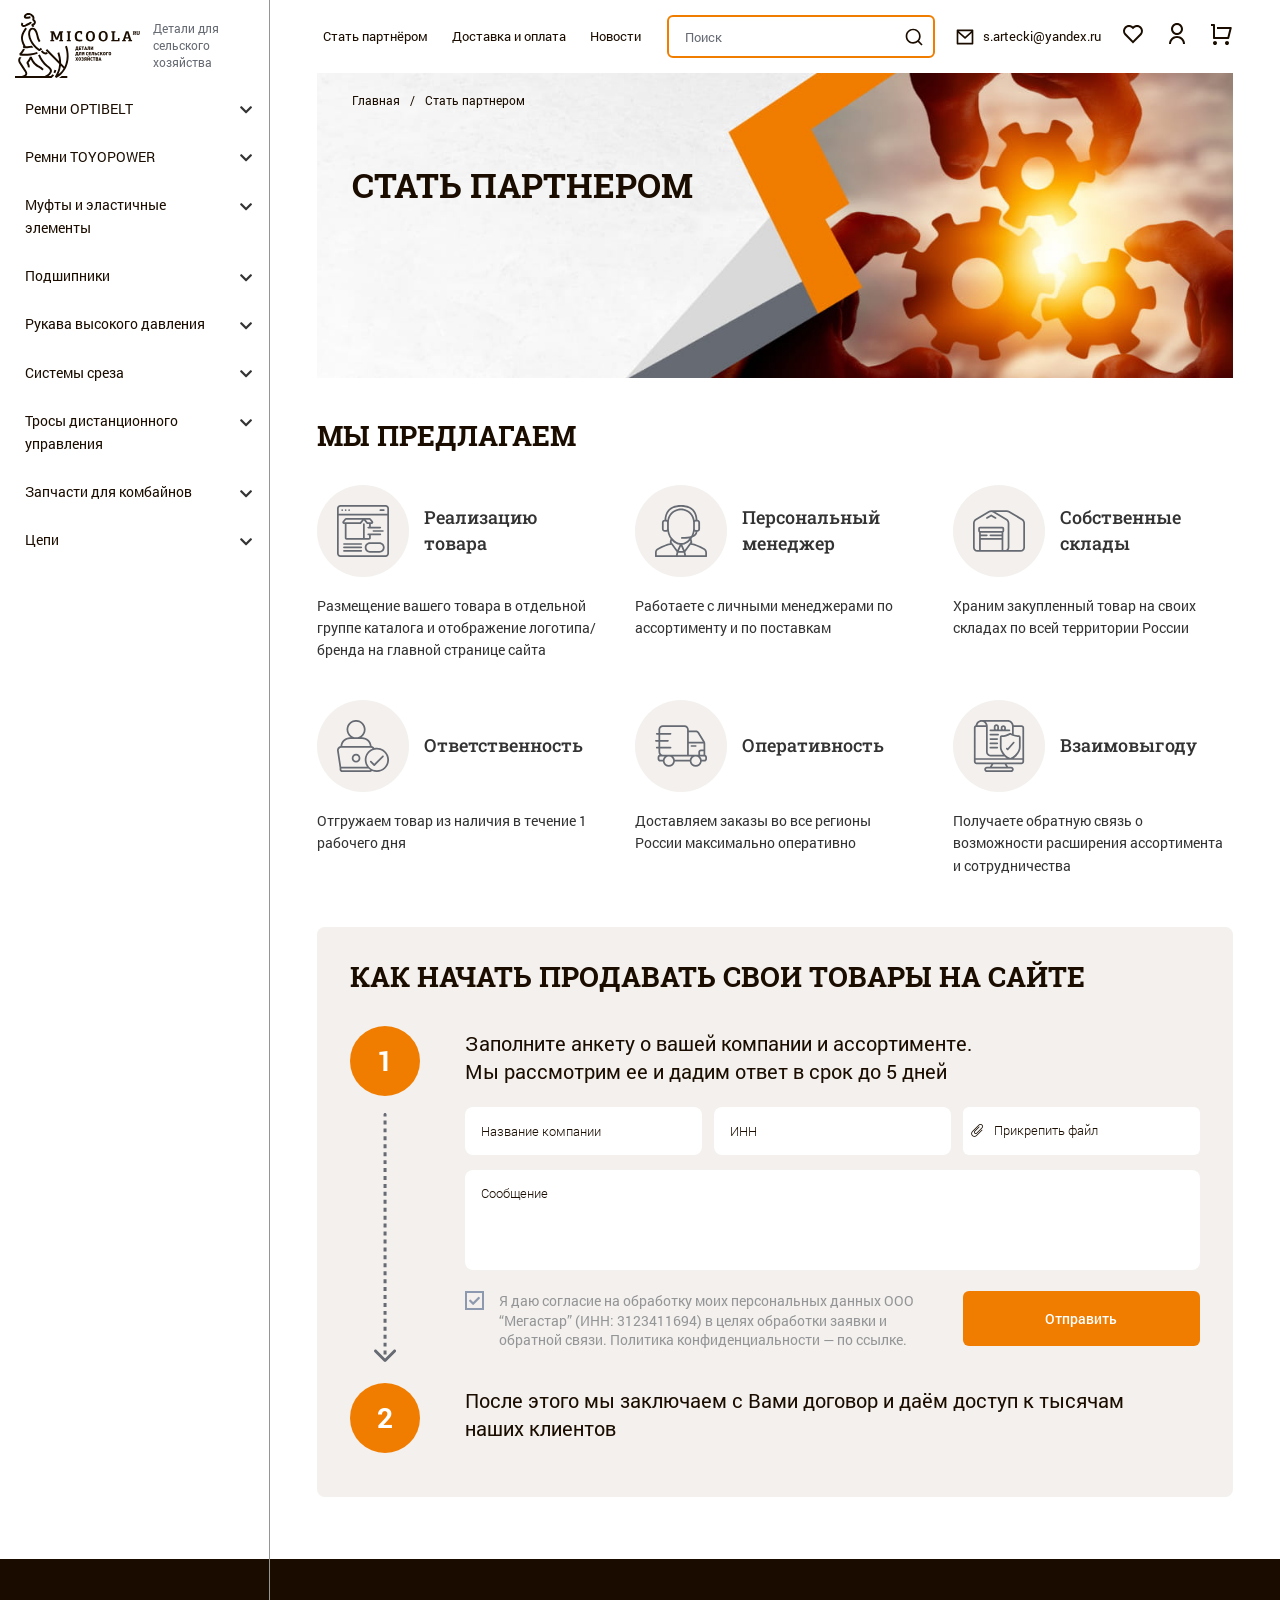
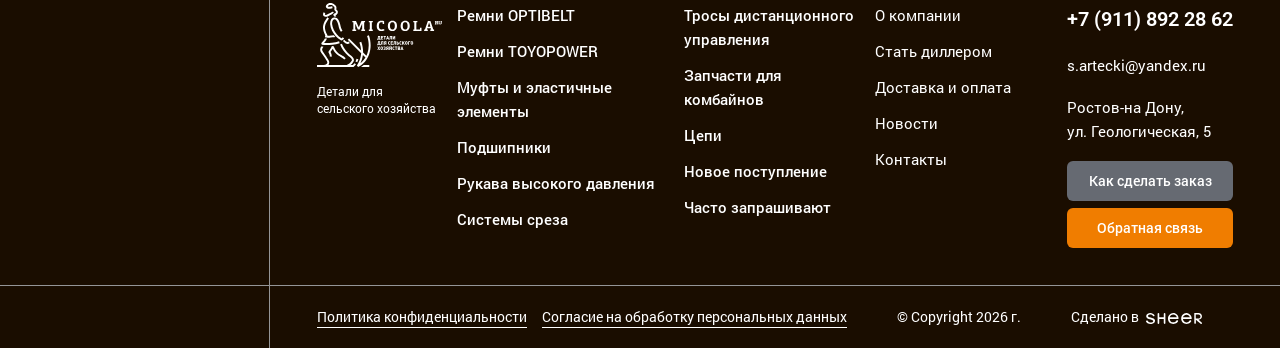
<file: for-suppliers.html>
<!DOCTYPE html>
<!--[if lt IE 7]><html lang="ru" class="lt-ie9 lt-ie8 lt-ie7"><![endif]-->
<!--[if IE 7]><html lang="ru" class="lt-ie9 lt-ie8"><![endif]-->
<!--[if IE 8]><html lang="ru" class="lt-ie9"><![endif]-->
<!--[if gt IE 8]><!-->
<html lang="ru">
<!--<![endif]-->
<head>
	<meta charset="utf-8" />
	<title>Заголовок</title>
	<meta http-equiv="X-UA-Compatible" content="IE=edge" />
	<meta name="viewport" content="width=device-width, initial-scale=1, maximum-scale=1">
	<meta name="format-detection" content="telephone=no" />
	<link rel="shortcut icon" href="favicon.png" />
	<link rel="stylesheet" href="libs/bootstrap/bootstrap-grid.css" />
	<link rel="stylesheet" href="libs/fontawesome-free-5.12.0-web/css/all.min.css" />
	<link rel="stylesheet" href="libs/fancybox-master/dist/jquery.fancybox.min.css" />
	<link rel="stylesheet" href="libs/ion.rangeSlider-master/css/ion.rangeSlider.min.css" />
	<link rel="stylesheet" href="libs/slick-1.5.9/slick/slick.css" />
	<link rel="stylesheet" href="css/fonts.css?ver=1.5" />
	<link rel="stylesheet" href="css/main.css?ver=1.5" />
	<link rel="stylesheet" href="css/media.css?ver=1.5" />
</head>
<body> 

	<div class="wrapper">

		<div class="wrapper-page">

			<div class="fixed-buttons">
				<a href="#modal-login" class="fixed-buttons__btn fancybox">
					<svg width="24" height="24" viewBox="0 0 24 24" fill="none" xmlns="http://www.w3.org/2000/svg"><g clip-path="url(#clip0_2_392)"><path d="M4 22C4 19.8783 4.84285 17.8434 6.34315 16.3431C7.84344 14.8429 9.87827 14 12 14C14.1217 14 16.1566 14.8429 17.6569 16.3431C19.1571 17.8434 20 19.8783 20 22H18C18 20.4087 17.3679 18.8826 16.2426 17.7574C15.1174 16.6321 13.5913 16 12 16C10.4087 16 8.88258 16.6321 7.75736 17.7574C6.63214 18.8826 6 20.4087 6 22H4ZM12 13C8.685 13 6 10.315 6 7C6 3.685 8.685 1 12 1C15.315 1 18 3.685 18 7C18 10.315 15.315 13 12 13ZM12 11C14.21 11 16 9.21 16 7C16 4.79 14.21 3 12 3C9.79 3 8 4.79 8 7C8 9.21 9.79 11 12 11Z" fill="#1A0D00" /></g><defs><clipPath id="clip0_2_392"><rect width="24" height="24" fill="white" /></clipPath></defs></svg>
				</a>
				<div class="fixed-buttons__btn open-search">
					<svg width="24" height="24" viewBox="0 0 24 24" fill="none" xmlns="http://www.w3.org/2000/svg"><g clip-path="url(#clip0_3_35)"><path d="M18.031 16.617L22.314 20.899L20.899 22.314L16.617 18.031C15.0237 19.3082 13.042 20.0029 11 20C6.032 20 2 15.968 2 11C2 6.032 6.032 2 11 2C15.968 2 20 6.032 20 11C20.0029 13.042 19.3082 15.0237 18.031 16.617ZM16.025 15.875C17.2941 14.5699 18.0029 12.8204 18 11C18 7.132 14.867 4 11 4C7.132 4 4 7.132 4 11C4 14.867 7.132 18 11 18C12.8204 18.0029 14.5699 17.2941 15.875 16.025L16.025 15.875Z" fill="#1A0D00"></path></g><defs><clipPath id="clip0_3_35"><rect width="24" height="24" fill="white"></rect></clipPath></defs></svg>
					<i class="fal fa-times"></i>
				</div>
				<a href="#" class="fixed-buttons__btn">
					<svg width="24" height="24" viewBox="0 0 24 24" fill="none" xmlns="http://www.w3.org/2000/svg"><g clip-path="url(#clip0_2_411)"><path d="M12.001 4.529C14.35 2.42 17.98 2.49 20.243 4.757C22.505 7.025 22.583 10.637 20.479 12.993L11.999 21.485L3.52101 12.993C1.41701 10.637 1.49601 7.019 3.75701 4.757C6.02201 2.493 9.64501 2.417 12.001 4.529ZM18.827 6.17C17.327 4.668 14.907 4.607 13.337 6.017L12.002 7.215L10.666 6.018C9.09101 4.606 6.67601 4.668 5.17201 6.172C3.68201 7.662 3.60701 10.047 4.98001 11.623L12 18.654L19.02 11.624C20.394 10.047 20.319 7.665 18.827 6.17Z" fill="#1A0D00" /></g><defs><clipPath id="clip0_2_411"><rect width="24" height="24" fill="white" /></clipPath></defs></svg>
				</a>
				<a href="#" class="fixed-buttons__btn">
					<svg width="24" height="24" viewBox="0 0 24 24" fill="none" xmlns="http://www.w3.org/2000/svg"><g clip-path="url(#clip0_2_410)"><path d="M4 16V4H2V2H5C5.26522 2 5.51957 2.10536 5.70711 2.29289C5.89464 2.48043 6 2.73478 6 3V15H18.438L20.438 7H8V5H21.72C21.872 5 22.022 5.03466 22.1586 5.10134C22.2952 5.16801 22.4148 5.26495 22.5083 5.38479C22.6019 5.50462 22.6668 5.6442 22.6983 5.79291C22.7298 5.94162 22.7269 6.09555 22.69 6.243L20.19 16.243C20.1358 16.4592 20.011 16.6512 19.8352 16.7883C19.6595 16.9255 19.4429 17 19.22 17H5C4.73478 17 4.48043 16.8946 4.29289 16.7071C4.10536 16.5196 4 16.2652 4 16ZM6 23C5.46957 23 4.96086 22.7893 4.58579 22.4142C4.21071 22.0391 4 21.5304 4 21C4 20.4696 4.21071 19.9609 4.58579 19.5858C4.96086 19.2107 5.46957 19 6 19C6.53043 19 7.03914 19.2107 7.41421 19.5858C7.78929 19.9609 8 20.4696 8 21C8 21.5304 7.78929 22.0391 7.41421 22.4142C7.03914 22.7893 6.53043 23 6 23ZM18 23C17.4696 23 16.9609 22.7893 16.5858 22.4142C16.2107 22.0391 16 21.5304 16 21C16 20.4696 16.2107 19.9609 16.5858 19.5858C16.9609 19.2107 17.4696 19 18 19C18.5304 19 19.0391 19.2107 19.4142 19.5858C19.7893 19.9609 20 20.4696 20 21C20 21.5304 19.7893 22.0391 19.4142 22.4142C19.0391 22.7893 18.5304 23 18 23Z" fill="#1A0D00" /></g><defs><clipPath id="clip0_2_410"><rect width="24" height="24" fill="white" /></clipPath></defs></svg>
				</a>
			</div>

			<div class="sidebar">
				<div class="sidebar__content">
					<div class="logo-wrap">
						<a href="#" class="logo">
							<img src="img/logo.svg" alt="alt">
						</a>
						<div class="logo-descr">Детали для сельского хозяйства</div>
					</div>
					<nav class="nav">
						<ul class="nav__list">
							<li><a href="#">Стать партнёром</a></li>
							<li><a href="#">Доставка и оплата</a></li>
							<li><a href="#">Новости</a></li>
						</ul>
					</nav>
					<nav class="menu">
						<ul class="menu__list">
							<li class="menu__haschild">
								<a href="#">Ремни OPTIBELT</a>
								<div class="menu__arrow"><i class="fas fa-chevron-down"></i></div>
								<div class="menu__dropdown">
									<ul>
										<li><a href="#">Для импортной техники</a></li>
										<li><a href="#">Клиновой</a></li>
										<li><a href="#">Узкий клиновой</a></li>
										<li><a href="#">Вентиляторный</a></li>
										<li><a href="#">Вариаторный</a></li>
										<li><a href="#">Многоручьевой</a></li>
										<li><a href="#">Поликлиновой</a></li>
									</ul>
								</div>
							</li>
							<li class="menu__haschild">
								<a href="#">Ремни TOYOPOWER</a>
								<div class="menu__arrow"><i class="fas fa-chevron-down"></i></div>
								<div class="menu__dropdown">
									<ul>
										<li><a href="#">Для импортной техники</a></li>
										<li><a href="#">Клиновой</a></li>
										<li><a href="#">Узкий клиновой</a></li>
										<li><a href="#">Вентиляторный</a></li>
										<li><a href="#">Вариаторный</a></li>
										<li><a href="#">Многоручьевой</a></li>
										<li><a href="#">Поликлиновой</a></li>
									</ul>
								</div>
							</li>
							<li class="menu__haschild">
								<a href="#">Муфты и эластичные элементы</a>
								<div class="menu__arrow"><i class="fas fa-chevron-down"></i></div>
								<div class="menu__dropdown">
									<ul>
										<li><a href="#">Для импортной техники</a></li>
										<li><a href="#">Клиновой</a></li>
										<li><a href="#">Узкий клиновой</a></li>
										<li><a href="#">Вентиляторный</a></li>
										<li><a href="#">Вариаторный</a></li>
										<li><a href="#">Многоручьевой</a></li>
										<li><a href="#">Поликлиновой</a></li>
									</ul>
								</div>
							</li>
							<li class="menu__haschild">
								<a href="#">Подшипники</a>
								<div class="menu__arrow"><i class="fas fa-chevron-down"></i></div>
								<div class="menu__dropdown">
									<ul>
										<li><a href="#">Для импортной техники</a></li>
										<li><a href="#">Клиновой</a></li>
										<li><a href="#">Узкий клиновой</a></li>
										<li><a href="#">Вентиляторный</a></li>
										<li><a href="#">Вариаторный</a></li>
										<li><a href="#">Многоручьевой</a></li>
										<li><a href="#">Поликлиновой</a></li>
									</ul>
								</div>
							</li>
							<li class="menu__haschild">
								<a href="#">Рукава высокого давления</a>
								<div class="menu__arrow"><i class="fas fa-chevron-down"></i></div>
								<div class="menu__dropdown">
									<ul>
										<li><a href="#">Для импортной техники</a></li>
										<li><a href="#">Клиновой</a></li>
										<li><a href="#">Узкий клиновой</a></li>
										<li><a href="#">Вентиляторный</a></li>
										<li><a href="#">Вариаторный</a></li>
										<li><a href="#">Многоручьевой</a></li>
										<li><a href="#">Поликлиновой</a></li>
									</ul>
								</div>
							</li>
							<li class="menu__haschild">
								<a href="#">Системы среза</a>
								<div class="menu__arrow"><i class="fas fa-chevron-down"></i></div>
								<div class="menu__dropdown">
									<ul>
										<li><a href="#">Для импортной техники</a></li>
										<li><a href="#">Клиновой</a></li>
										<li><a href="#">Узкий клиновой</a></li>
										<li><a href="#">Вентиляторный</a></li>
										<li><a href="#">Вариаторный</a></li>
										<li><a href="#">Многоручьевой</a></li>
										<li><a href="#">Поликлиновой</a></li>
									</ul>
								</div>
							</li>
							<li class="menu__haschild">
								<a href="#">Тросы дистанционного управления</a>
								<div class="menu__arrow"><i class="fas fa-chevron-down"></i></div>
								<div class="menu__dropdown">
									<ul>
										<li><a href="#">Для импортной техники</a></li>
										<li><a href="#">Клиновой</a></li>
										<li><a href="#">Узкий клиновой</a></li>
										<li><a href="#">Вентиляторный</a></li>
										<li><a href="#">Вариаторный</a></li>
										<li><a href="#">Многоручьевой</a></li>
										<li><a href="#">Поликлиновой</a></li>
									</ul>
								</div>
							</li>
							<li class="menu__haschild">
								<a href="#">Запчасти для комбайнов</a>
								<div class="menu__arrow"><i class="fas fa-chevron-down"></i></div>
								<div class="menu__dropdown">
									<ul>
										<li><a href="#">Для импортной техники</a></li>
										<li><a href="#">Клиновой</a></li>
										<li><a href="#">Узкий клиновой</a></li>
										<li><a href="#">Вентиляторный</a></li>
										<li><a href="#">Вариаторный</a></li>
										<li><a href="#">Многоручьевой</a></li>
										<li><a href="#">Поликлиновой</a></li>
									</ul>
								</div>
							</li>
							<li class="menu__haschild">
								<a href="#">Цепи</a>
								<div class="menu__arrow"><i class="fas fa-chevron-down"></i></div>
								<div class="menu__dropdown">
									<ul>
										<li><a href="#">Для импортной техники</a></li>
										<li><a href="#">Клиновой</a></li>
										<li><a href="#">Узкий клиновой</a></li>
										<li><a href="#">Вентиляторный</a></li>
										<li><a href="#">Вариаторный</a></li>
										<li><a href="#">Многоручьевой</a></li>
										<li><a href="#">Поликлиновой</a></li>
									</ul>
								</div>
							</li>
						</ul>
					</nav>
				</div>
			</div>
			<div class="menu-overlay"></div>
			<div class="search-overlay"></div>

			<div class="content">

				<header class="header">
					<div class="container">
						<div class="header__wrapper">
							<div class="logo-wrap">
								<a href="#" class="logo">
									<img src="img/logo.svg" alt="alt">
								</a>
								<div class="logo-descr">Детали для сельского хозяйства</div>
							</div>
							<nav class="nav">
								<ul class="nav__list">
									<li><a href="#">Стать партнёром</a></li>
									<li><a href="#">Доставка и оплата</a></li>
									<li><a href="#">Новости</a></li>
								</ul>
							</nav>
							<div class="search-main">
								<form>
									<input type="text" placeholder="Поиск" required>
									<button class="search-main__btn"><svg width="24" height="24" viewBox="0 0 24 24" fill="none" xmlns="http://www.w3.org/2000/svg"><g clip-path="url(#clip0_3_35)"><path d="M18.031 16.617L22.314 20.899L20.899 22.314L16.617 18.031C15.0237 19.3082 13.042 20.0029 11 20C6.032 20 2 15.968 2 11C2 6.032 6.032 2 11 2C15.968 2 20 6.032 20 11C20.0029 13.042 19.3082 15.0237 18.031 16.617ZM16.025 15.875C17.2941 14.5699 18.0029 12.8204 18 11C18 7.132 14.867 4 11 4C7.132 4 4 7.132 4 11C4 14.867 7.132 18 11 18C12.8204 18.0029 14.5699 17.2941 15.875 16.025L16.025 15.875Z" fill="#1A0D00" /></g><defs><clipPath id="clip0_3_35"><rect width="24" height="24" fill="white" /></clipPath></defs></svg></button>
								</form>
							</div>
							<a href="mailto:s.artecki@yandex.ru" class="link-email">
								<svg width="24" height="24" viewBox="0 0 24 24" fill="none" xmlns="http://www.w3.org/2000/svg"><g clip-path="url(#clip0_6_130)"><path d="M3 3H21C21.2652 3 21.5196 3.10536 21.7071 3.29289C21.8946 3.48043 22 3.73478 22 4V20C22 20.2652 21.8946 20.5196 21.7071 20.7071C21.5196 20.8946 21.2652 21 21 21H3C2.73478 21 2.48043 20.8946 2.29289 20.7071C2.10536 20.5196 2 20.2652 2 20V4C2 3.73478 2.10536 3.48043 2.29289 3.29289C2.48043 3.10536 2.73478 3 3 3ZM20 7.238L12.072 14.338L4 7.216V19H20V7.238ZM4.511 5L12.061 11.662L19.502 5H4.511Z" fill="#1A0D00" /></g><defs><clipPath id="clip0_6_130"><rect width="24" height="24" fill="white" /></clipPath></defs></svg>
								s.artecki@yandex.ru
							</a>
							<a href="#" class="header__btn">
								<svg width="24" height="24" viewBox="0 0 24 24" fill="none" xmlns="http://www.w3.org/2000/svg"><g clip-path="url(#clip0_2_411)"><path d="M12.001 4.529C14.35 2.42 17.98 2.49 20.243 4.757C22.505 7.025 22.583 10.637 20.479 12.993L11.999 21.485L3.52101 12.993C1.41701 10.637 1.49601 7.019 3.75701 4.757C6.02201 2.493 9.64501 2.417 12.001 4.529ZM18.827 6.17C17.327 4.668 14.907 4.607 13.337 6.017L12.002 7.215L10.666 6.018C9.09101 4.606 6.67601 4.668 5.17201 6.172C3.68201 7.662 3.60701 10.047 4.98001 11.623L12 18.654L19.02 11.624C20.394 10.047 20.319 7.665 18.827 6.17Z" fill="#1A0D00" /></g><defs><clipPath id="clip0_2_411"><rect width="24" height="24" fill="white" /></clipPath></defs></svg>
							</a>
							<a href="#modal-login" class="header__btn fancybox">
								<svg width="24" height="24" viewBox="0 0 24 24" fill="none" xmlns="http://www.w3.org/2000/svg"><g clip-path="url(#clip0_2_392)"><path d="M4 22C4 19.8783 4.84285 17.8434 6.34315 16.3431C7.84344 14.8429 9.87827 14 12 14C14.1217 14 16.1566 14.8429 17.6569 16.3431C19.1571 17.8434 20 19.8783 20 22H18C18 20.4087 17.3679 18.8826 16.2426 17.7574C15.1174 16.6321 13.5913 16 12 16C10.4087 16 8.88258 16.6321 7.75736 17.7574C6.63214 18.8826 6 20.4087 6 22H4ZM12 13C8.685 13 6 10.315 6 7C6 3.685 8.685 1 12 1C15.315 1 18 3.685 18 7C18 10.315 15.315 13 12 13ZM12 11C14.21 11 16 9.21 16 7C16 4.79 14.21 3 12 3C9.79 3 8 4.79 8 7C8 9.21 9.79 11 12 11Z" fill="#1A0D00" /></g><defs><clipPath id="clip0_2_392"><rect width="24" height="24" fill="white" /></clipPath></defs></svg>
							</a>
							<a href="#" class="header__btn">
								<svg width="24" height="24" viewBox="0 0 24 24" fill="none" xmlns="http://www.w3.org/2000/svg"><g clip-path="url(#clip0_2_410)"><path d="M4 16V4H2V2H5C5.26522 2 5.51957 2.10536 5.70711 2.29289C5.89464 2.48043 6 2.73478 6 3V15H18.438L20.438 7H8V5H21.72C21.872 5 22.022 5.03466 22.1586 5.10134C22.2952 5.16801 22.4148 5.26495 22.5083 5.38479C22.6019 5.50462 22.6668 5.6442 22.6983 5.79291C22.7298 5.94162 22.7269 6.09555 22.69 6.243L20.19 16.243C20.1358 16.4592 20.011 16.6512 19.8352 16.7883C19.6595 16.9255 19.4429 17 19.22 17H5C4.73478 17 4.48043 16.8946 4.29289 16.7071C4.10536 16.5196 4 16.2652 4 16ZM6 23C5.46957 23 4.96086 22.7893 4.58579 22.4142C4.21071 22.0391 4 21.5304 4 21C4 20.4696 4.21071 19.9609 4.58579 19.5858C4.96086 19.2107 5.46957 19 6 19C6.53043 19 7.03914 19.2107 7.41421 19.5858C7.78929 19.9609 8 20.4696 8 21C8 21.5304 7.78929 22.0391 7.41421 22.4142C7.03914 22.7893 6.53043 23 6 23ZM18 23C17.4696 23 16.9609 22.7893 16.5858 22.4142C16.2107 22.0391 16 21.5304 16 21C16 20.4696 16.2107 19.9609 16.5858 19.5858C16.9609 19.2107 17.4696 19 18 19C18.5304 19 19.0391 19.2107 19.4142 19.5858C19.7893 19.9609 20 20.4696 20 21C20 21.5304 19.7893 22.0391 19.4142 22.4142C19.0391 22.7893 18.5304 23 18 23Z" fill="#1A0D00" /></g><defs><clipPath id="clip0_2_410"><rect width="24" height="24" fill="white" /></clipPath></defs></svg>
							</a>
							<a href="tel:+79118922862" class="phone-mobile"><i class="fas fa-phone-alt"></i></a>
							<div class="sandwich">
								<div class="sw-topper"></div>
								<div class="sw-bottom"></div>
								<div class="sw-footer"></div>
							</div>
						</div>
					</div>
				</header>

				<section class="billbord-page billbord-page--suppliers">
					<div class="container">
						<div class="billbord-page__main">
							<ul class="breadcrumbs">
								<li><a href="#">Главная</a></li>
								<li>Стать партнером</li>
							</ul>
							<div class="billbord-page__content">
								<h1 class="title-section">Стать партнером</h1>
							</div>
						</div>
					</div>
				</section>

				<section class="for-suppliers">
					<div class="container">
						<h2 class="title-section">мы предлагаем</h2>
						<div class="for-suppliers__grid">
							<div class="unit-advantage">
								<div class="unit-advantage__head">
									<div class="unit-advantage__icon">
										<img src="img/ic_suppliers1.svg" alt="alt">
									</div>
									<div class="title-block">Реализацию товара</div>
								</div>
								<p>Размещение вашего товара в отдельной группе каталога и отображение логотипа/бренда на главной странице сайта</p>
							</div>
							<div class="unit-advantage">
								<div class="unit-advantage__head">
									<div class="unit-advantage__icon">
										<img src="img/ic_suppliers2.svg" alt="alt">
									</div>
									<div class="title-block">Персональный менеджер</div>
								</div>
								<p>Работаете с личными менеджерами по ассортименту и по поставкам</p>
							</div>
							<div class="unit-advantage">
								<div class="unit-advantage__head">
									<div class="unit-advantage__icon">
										<img src="img/ic_suppliers3.svg" alt="alt">
									</div>
									<div class="title-block">Собственные склады</div>
								</div>
								<p>Храним закупленный товар на своих складах по всей территории России</p>
							</div>
							<div class="unit-advantage">
								<div class="unit-advantage__head">
									<div class="unit-advantage__icon">
										<img src="img/ic_suppliers4.svg" alt="alt">
									</div>
									<div class="title-block">Ответственность</div>
								</div>
								<p>Отгружаем товар из наличия в течение 1 рабочего дня</p>
							</div>
							<div class="unit-advantage">
								<div class="unit-advantage__head">
									<div class="unit-advantage__icon">
										<img src="img/ic_suppliers5.svg" alt="alt">
									</div>
									<div class="title-block">Оперативность</div>
								</div>
								<p>Доставляем заказы во все регионы России максимально оперативно</p>
							</div>
							<div class="unit-advantage">
								<div class="unit-advantage__head">
									<div class="unit-advantage__icon">
										<img src="img/ic_suppliers6.svg" alt="alt">
									</div>
									<div class="title-block">Взаимовыгоду</div>
								</div>
								<p>Получаете обратную связь о возможности расширения ассортимента и сотрудничества</p>
							</div>
						</div>
					</div>
				</section>

				<section class="suppliers-form">
					<div class="container">
						<div class="suppliers-form__main">
							<h2 class="title-section">Как начать продавать свои товары на сайте</h2>
							<div class="suppliers-form__content">
								<div class="suppliers-form__step">
									<div class="suppliers-form__count">1</div>
									<div class="suppliers-form__title">Заполните анкету о вашей компании и ассортименте. <br>Мы рассмотрим ее и дадим ответ в срок до 5 дней</div>
									<form>
										<div class="row">
											<div class="col-lg-4">
												<div class="item-form">
													<input type="text" placeholder="Название компании" required>
												</div>
											</div>
											<div class="col-lg-4">
												<div class="item-form">
													<input type="text" placeholder="ИНН" required>
												</div>
											</div>
											<div class="col-lg-4">
												<div class="input-upload">
													<label>
														<input type="file" name="file">
														<div class="input-upload__content">
															<i class="fal fa-paperclip"></i>
															Прикрепить файл
														</div>
													</label>
													<div class="name-upload"></div>
												</div>
											</div>
											<div class="col-12">
												<div class="item-form">
													<textarea placeholder="Сообщение" required></textarea>
												</div>
											</div>
											<div class="col-lg-8 col-checkbox">
												<div class="checkbox">
													<label>
														<input type="checkbox" checked required />
														<span>Я даю согласие на обработку моих персональных данных ООО “Мегастар” (ИНН: 3123411694) в целях обработки заявки и обратной связи. Политика конфиденциальности — <a href="#">по ссылке.</a></span>
													</label>
												</div>
											</div>
											<div class="col-lg-4">
												<input type="submit" class="btn-main" value="Отправить">
											</div>
										</div>
									</form>
								</div>
								<div class="suppliers-form__step">
									<div class="suppliers-form__count">2</div>
									<div class="suppliers-form__title">После этого мы заключаем с Вами договор и даём доступ к тысячам наших клиентов</div>
								</div>
							</div>
						</div>
					</div>
				</section>

			</div>

		</div>

		<footer class="footer">
			<div class="footer__wrapper">
				<div class="footer__sidebar"></div>
				<div class="footer__content">
					<div class="container">
						<div class="footer__grid">
							<div class="footer__column">
								<div class="footer__logo">
									<a href="#" class="logo">
										<img src="img/logo2.svg" alt="alt">
									</a>
									<div class="logo-descr">Детали для сельского хозяйства</div>
								</div>
							</div>
							<div class="footer__column">
								<ul class="footer__nav">
									<li><a href="#">Ремни OPTIBELT</a></li>
									<li><a href="#">Ремни TOYOPOWER</a></li>
									<li><a href="#">Муфты и эластичные элементы</a></li>
									<li><a href="#">Подшипники</a></li>
									<li><a href="#">Рукава высокого давления</a></li>
									<li><a href="#">Системы среза</a></li>
								</ul>
							</div>
							<div class="footer__column">
								<ul class="footer__nav">
									<li><a href="#">Тросы дистанционного управления</a></li>
									<li><a href="#">Запчасти для комбайнов</a></li>
									<li><a href="#">Цепи</a></li>
									<li><a href="#">Новое поступление</a></li>
									<li><a href="#">Часто запрашивают</a></li>
								</ul>
							</div>
							<div class="footer__column">
								<ul class="footer__nav footer__nav--default">
									<li><a href="#">О компании</a></li>
									<li><a href="#">Стать диллером</a></li>
									<li><a href="#">Доставка и оплата</a></li>
									<li><a href="#">Новости</a></li>
									<li><a href="#">Контакты</a></li>
								</ul>
							</div>
							<div class="footer__column">
								<div class="footer__contacts">
									<p><a href="tel:+79118922862" class="footer__phone">+7 (911) 892 28 62</a></p>
									<p><a href="mailto:s.artecki@yandex.ru">s.artecki@yandex.ru</a></p>
									<p>Ростов-на Дону, <br>ул. Геологическая, 5</p>
									<a href="#" class="btn-main btn-main--page">Как сделать заказ</a>
									<a href="#" class="btn-main">Обратная связь</a>
								</div>
							</div>
						</div>
					</div>
				</div>
			</div>
			<div class="footer__bottom">
				<div class="footer__wrapper">
					<div class="footer__sidebar"></div>
					<div class="footer__content">
						<div class="container">
							<div class="footer__line">
								<div class="footer__links">
									<a href="#">Политика конфиденциальности</a>
									<a href="#">Согласие на обработку персональных данных</a>
								</div>
								<div class="copyright">© Copyright 2026 г.</div>
								<div class="create">Сделано в <a href="#" target="_blank"><img src="img/sheer.svg" alt="alt"></a></div>
							</div>
						</div>
					</div>
				</div>
			</div>
		</footer>
		
	</div>

	<div id="modal-login" class="modal-block">
		<div class="modal-wrap">
			<div class="title-modal">Вход</div>
			<form>
				<div class="item-form">
					<input type="tel" class="input-phone" placeholder="+7 (978) 123-45-67" inputmode="numeric">
				</div>
				<div class="modal-wrap__link">
					<a href="#modal-registration" class="fancybox">Регистрация</a>
				</div>
				<input type="submit" value="Получить код" class="btn-main">
				<div class="checkbox">
					<label>
						<input type="checkbox" checked required />
						<span>Согласие на обработку персональных данных</span>
					</label>
				</div>
			</form>
		</div>
	</div>

	<div id="modal-registration" class="modal-block">
		<div class="modal-wrap">
			<div class="title-modal">Регистрация</div>
			<form>
				<div class="item-form">
					<input type="text" placeholder="ИНН компании">
				</div>
				<div class="item-form">
					<input type="email" placeholder="Почта" inputmode="email">
				</div>
				<div class="item-form">
					<input type="tel" class="input-phone" placeholder="+7 (978) 123-45-67" inputmode="numeric">
				</div>
				<input type="submit" value="Получить код" class="btn-main">
				<div class="checkbox">
					<label>
						<input type="checkbox" checked required />
						<span>Согласие на обработку персональных данных</span>
					</label>
				</div>
			</form>
		</div>
	</div>


	<script src="libs/jquery/jquery-3.6.0.min.js"></script>
	<script src="libs/fancybox-master/dist/jquery.fancybox.min.js"></script>
	<script src="libs/slick-1.5.9/slick/slick.min.js"></script>
	<script src="libs/jQueryFormStyler-master/jquery.formstyler.min.js"></script>
	<script src="libs/ion.rangeSlider-master/js/ion.rangeSlider.min.js"></script>
	<script src="libs/mask/jquery.maskedinput.js"></script>
	<script src="js/common.js?ver=1.5"></script>
	<!-- Yandex.Metrika counter --><!-- /Yandex.Metrika counter -->
	<!-- Google Analytics counter --><!-- /Google Analytics counter -->
</body>
</html>
</file>
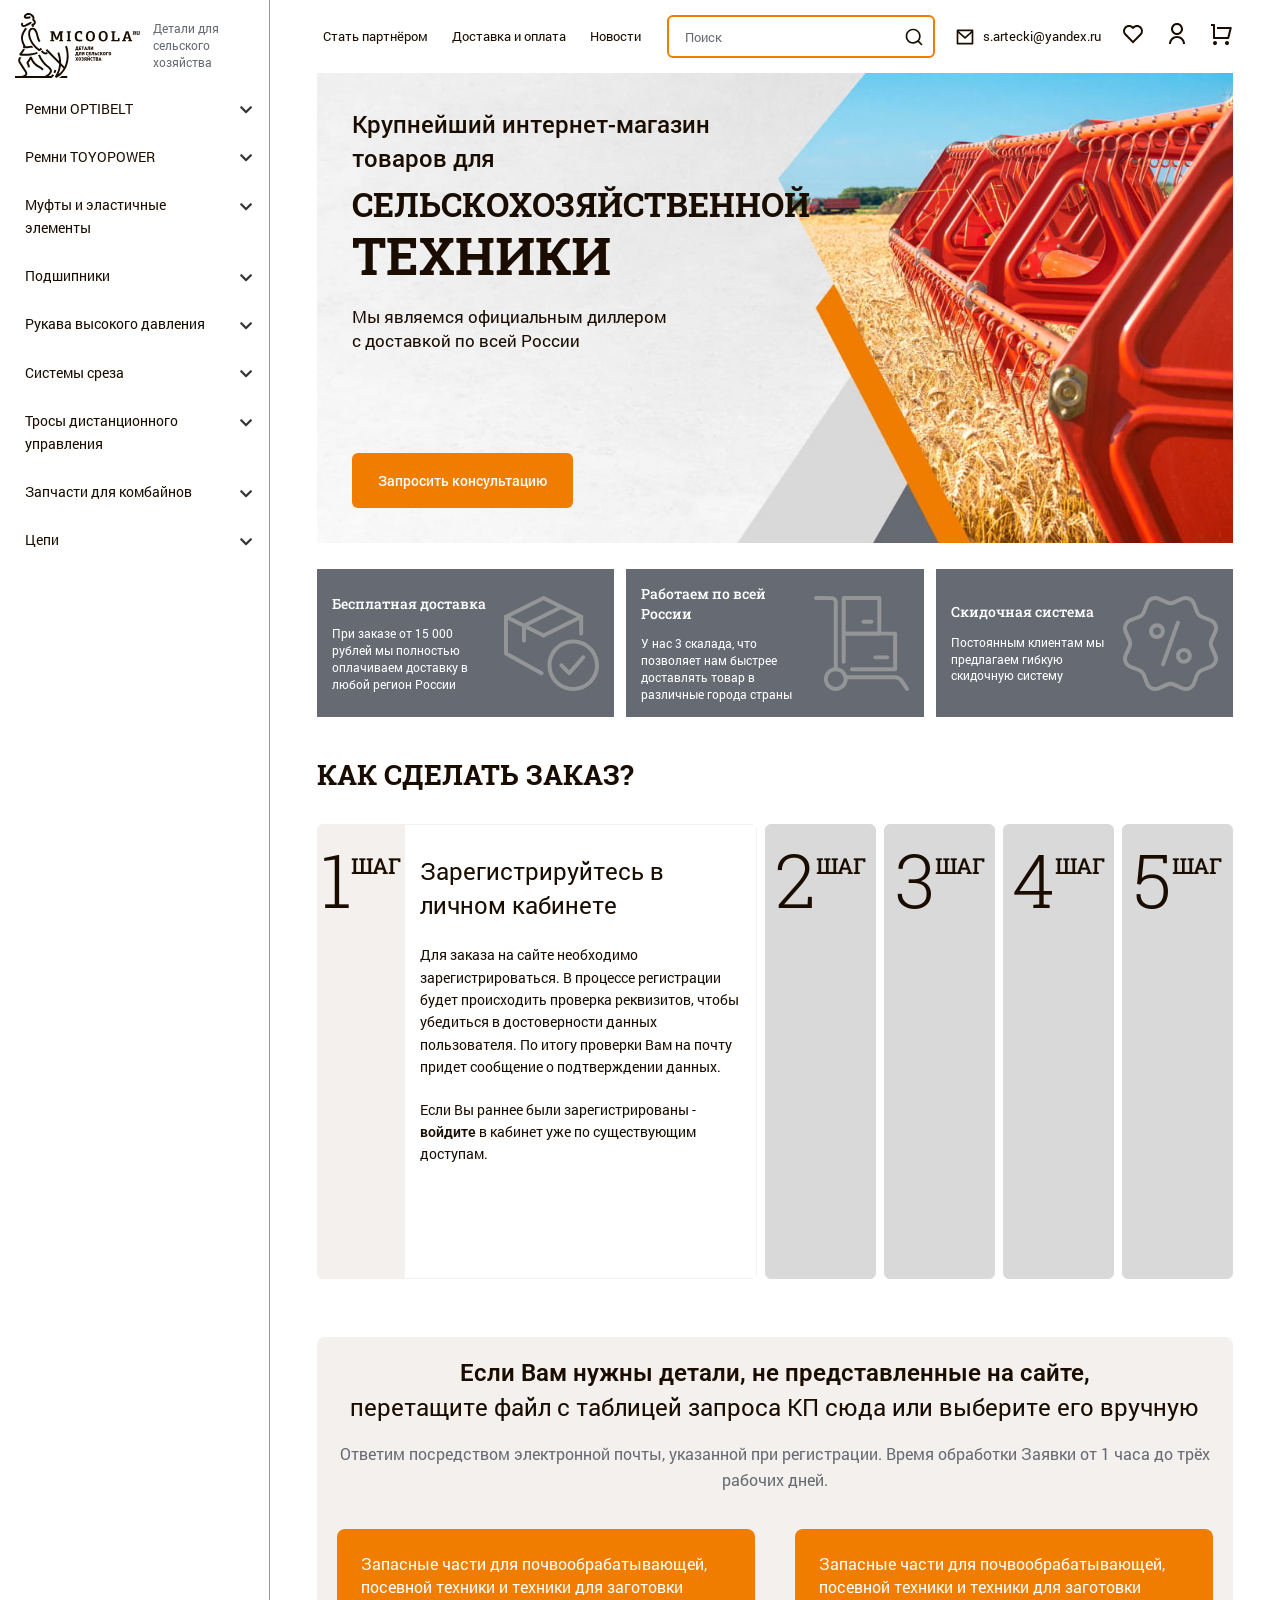
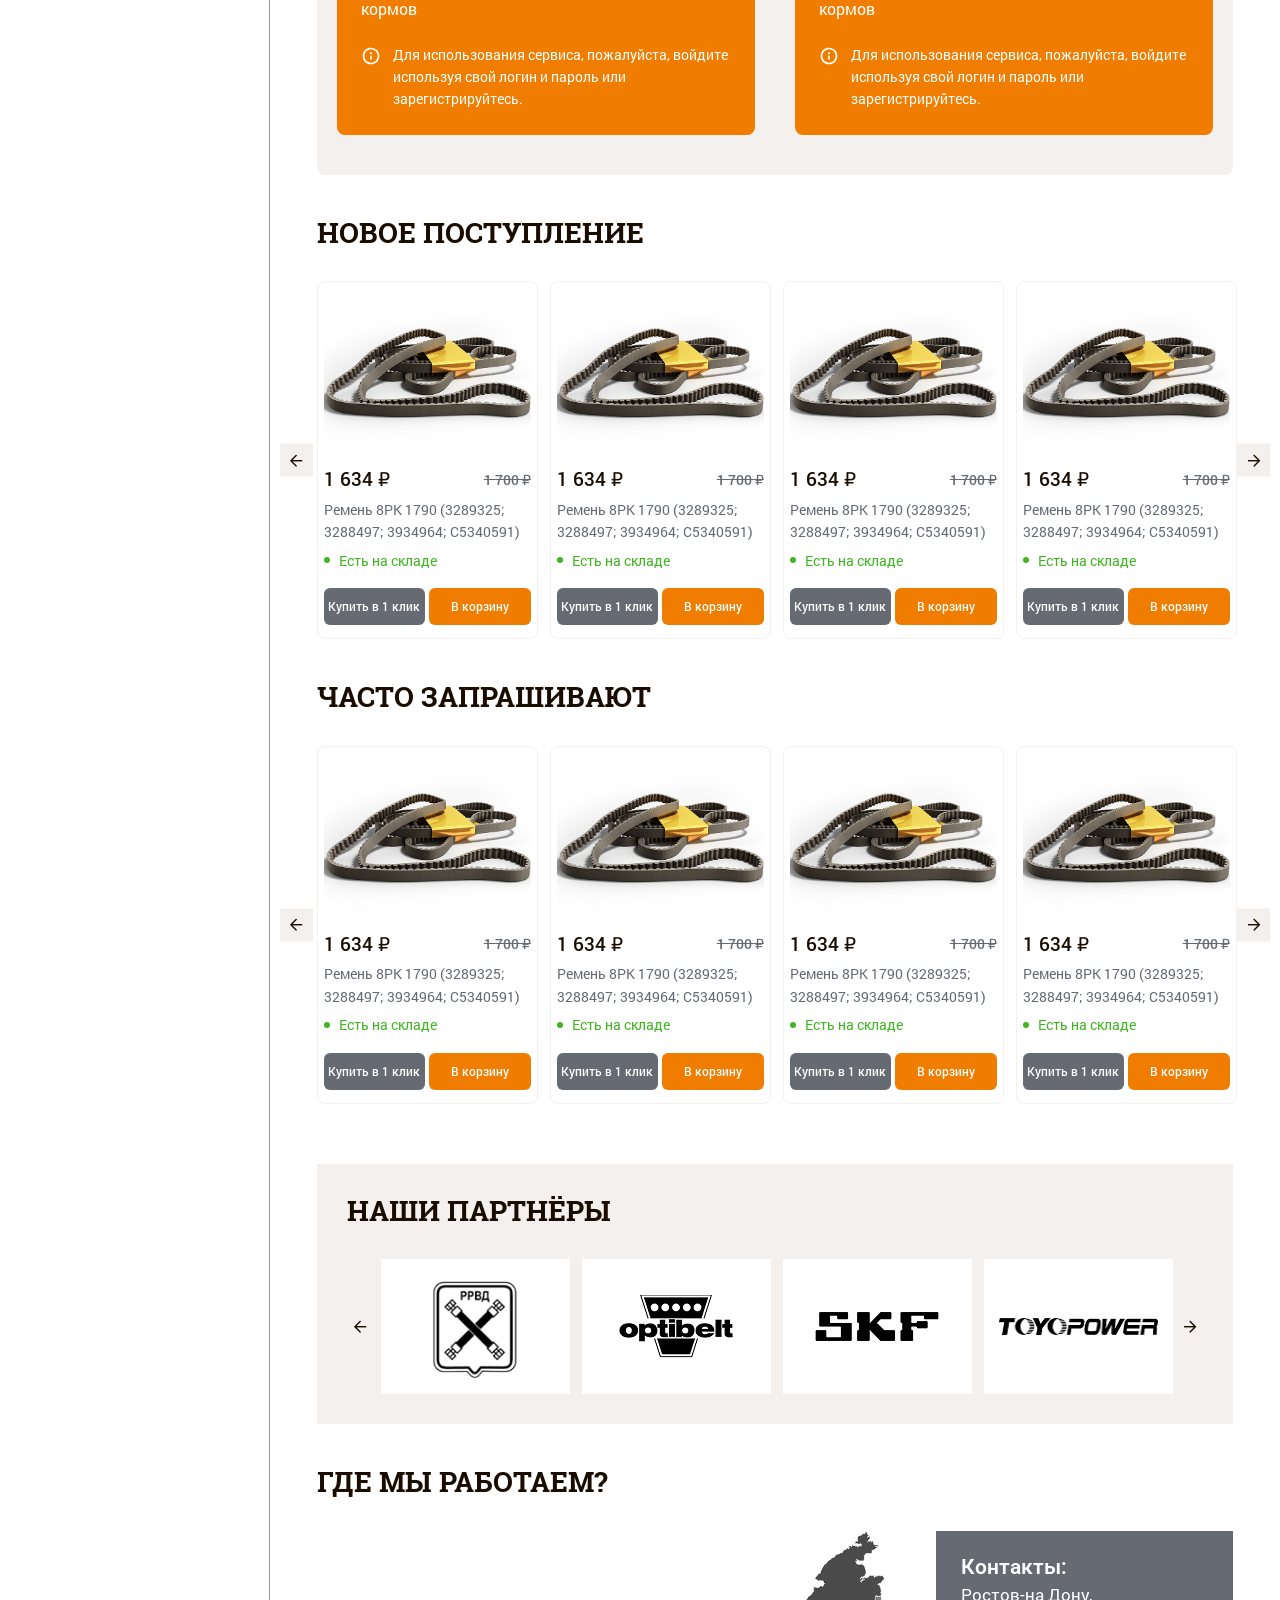
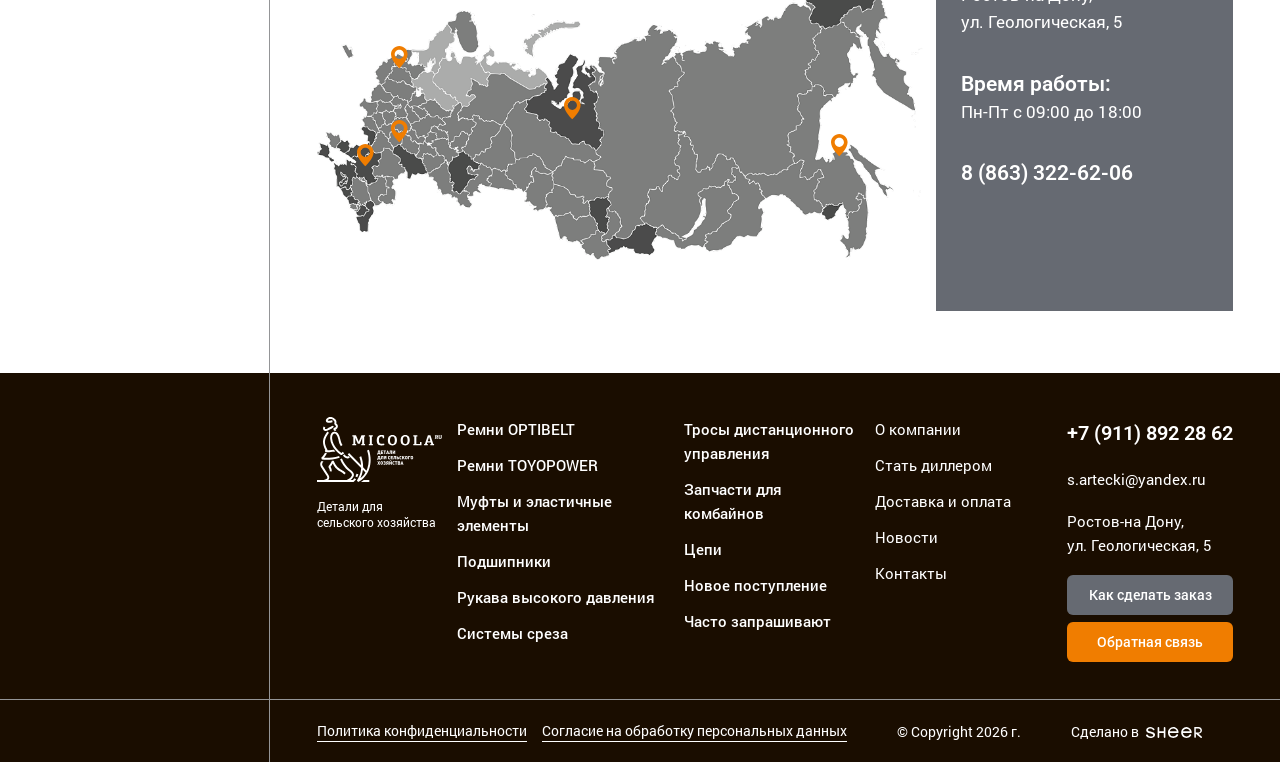
<file: index-2.html>
<!DOCTYPE html>
<!--[if lt IE 7]><html lang="ru" class="lt-ie9 lt-ie8 lt-ie7"><![endif]-->
<!--[if IE 7]><html lang="ru" class="lt-ie9 lt-ie8"><![endif]-->
<!--[if IE 8]><html lang="ru" class="lt-ie9"><![endif]-->
<!--[if gt IE 8]><!-->
<html lang="ru">
<!--<![endif]-->
<head>
	<meta charset="utf-8" />
	<title>Заголовок</title>
	<meta http-equiv="X-UA-Compatible" content="IE=edge" />
	<meta name="viewport" content="width=device-width, initial-scale=1, maximum-scale=1">
	<meta name="format-detection" content="telephone=no" />
	<link rel="shortcut icon" href="favicon.png" />
	<link rel="stylesheet" href="libs/bootstrap/bootstrap-grid.css" />
	<link rel="stylesheet" href="libs/fontawesome-free-5.12.0-web/css/all.min.css" />
	<link rel="stylesheet" href="libs/fancybox-master/dist/jquery.fancybox.min.css" />
	<link rel="stylesheet" href="libs/ion.rangeSlider-master/css/ion.rangeSlider.min.css" />
	<link rel="stylesheet" href="libs/slick-1.5.9/slick/slick.css" />
	<link rel="stylesheet" href="css/fonts.css?ver=1.5" />
	<link rel="stylesheet" href="css/main.css?ver=1.5" />
	<link rel="stylesheet" href="css/media.css?ver=1.5" />
</head> 
<body>

	<div class="wrapper">

		<div class="wrapper-page">

			<div class="fixed-buttons">
				<a href="#modal-login" class="fixed-buttons__btn fancybox">
					<svg width="24" height="24" viewBox="0 0 24 24" fill="none" xmlns="http://www.w3.org/2000/svg"><g clip-path="url(#clip0_2_392)"><path d="M4 22C4 19.8783 4.84285 17.8434 6.34315 16.3431C7.84344 14.8429 9.87827 14 12 14C14.1217 14 16.1566 14.8429 17.6569 16.3431C19.1571 17.8434 20 19.8783 20 22H18C18 20.4087 17.3679 18.8826 16.2426 17.7574C15.1174 16.6321 13.5913 16 12 16C10.4087 16 8.88258 16.6321 7.75736 17.7574C6.63214 18.8826 6 20.4087 6 22H4ZM12 13C8.685 13 6 10.315 6 7C6 3.685 8.685 1 12 1C15.315 1 18 3.685 18 7C18 10.315 15.315 13 12 13ZM12 11C14.21 11 16 9.21 16 7C16 4.79 14.21 3 12 3C9.79 3 8 4.79 8 7C8 9.21 9.79 11 12 11Z" fill="#1A0D00" /></g><defs><clipPath id="clip0_2_392"><rect width="24" height="24" fill="white" /></clipPath></defs></svg>
				</a>
				<div class="fixed-buttons__btn open-search">
					<svg width="24" height="24" viewBox="0 0 24 24" fill="none" xmlns="http://www.w3.org/2000/svg"><g clip-path="url(#clip0_3_35)"><path d="M18.031 16.617L22.314 20.899L20.899 22.314L16.617 18.031C15.0237 19.3082 13.042 20.0029 11 20C6.032 20 2 15.968 2 11C2 6.032 6.032 2 11 2C15.968 2 20 6.032 20 11C20.0029 13.042 19.3082 15.0237 18.031 16.617ZM16.025 15.875C17.2941 14.5699 18.0029 12.8204 18 11C18 7.132 14.867 4 11 4C7.132 4 4 7.132 4 11C4 14.867 7.132 18 11 18C12.8204 18.0029 14.5699 17.2941 15.875 16.025L16.025 15.875Z" fill="#1A0D00"></path></g><defs><clipPath id="clip0_3_35"><rect width="24" height="24" fill="white"></rect></clipPath></defs></svg>
					<i class="fal fa-times"></i>
				</div>
				<a href="#" class="fixed-buttons__btn">
					<svg width="24" height="24" viewBox="0 0 24 24" fill="none" xmlns="http://www.w3.org/2000/svg"><g clip-path="url(#clip0_2_411)"><path d="M12.001 4.529C14.35 2.42 17.98 2.49 20.243 4.757C22.505 7.025 22.583 10.637 20.479 12.993L11.999 21.485L3.52101 12.993C1.41701 10.637 1.49601 7.019 3.75701 4.757C6.02201 2.493 9.64501 2.417 12.001 4.529ZM18.827 6.17C17.327 4.668 14.907 4.607 13.337 6.017L12.002 7.215L10.666 6.018C9.09101 4.606 6.67601 4.668 5.17201 6.172C3.68201 7.662 3.60701 10.047 4.98001 11.623L12 18.654L19.02 11.624C20.394 10.047 20.319 7.665 18.827 6.17Z" fill="#1A0D00" /></g><defs><clipPath id="clip0_2_411"><rect width="24" height="24" fill="white" /></clipPath></defs></svg>
				</a>
				<a href="#" class="fixed-buttons__btn">
					<svg width="24" height="24" viewBox="0 0 24 24" fill="none" xmlns="http://www.w3.org/2000/svg"><g clip-path="url(#clip0_2_410)"><path d="M4 16V4H2V2H5C5.26522 2 5.51957 2.10536 5.70711 2.29289C5.89464 2.48043 6 2.73478 6 3V15H18.438L20.438 7H8V5H21.72C21.872 5 22.022 5.03466 22.1586 5.10134C22.2952 5.16801 22.4148 5.26495 22.5083 5.38479C22.6019 5.50462 22.6668 5.6442 22.6983 5.79291C22.7298 5.94162 22.7269 6.09555 22.69 6.243L20.19 16.243C20.1358 16.4592 20.011 16.6512 19.8352 16.7883C19.6595 16.9255 19.4429 17 19.22 17H5C4.73478 17 4.48043 16.8946 4.29289 16.7071C4.10536 16.5196 4 16.2652 4 16ZM6 23C5.46957 23 4.96086 22.7893 4.58579 22.4142C4.21071 22.0391 4 21.5304 4 21C4 20.4696 4.21071 19.9609 4.58579 19.5858C4.96086 19.2107 5.46957 19 6 19C6.53043 19 7.03914 19.2107 7.41421 19.5858C7.78929 19.9609 8 20.4696 8 21C8 21.5304 7.78929 22.0391 7.41421 22.4142C7.03914 22.7893 6.53043 23 6 23ZM18 23C17.4696 23 16.9609 22.7893 16.5858 22.4142C16.2107 22.0391 16 21.5304 16 21C16 20.4696 16.2107 19.9609 16.5858 19.5858C16.9609 19.2107 17.4696 19 18 19C18.5304 19 19.0391 19.2107 19.4142 19.5858C19.7893 19.9609 20 20.4696 20 21C20 21.5304 19.7893 22.0391 19.4142 22.4142C19.0391 22.7893 18.5304 23 18 23Z" fill="#1A0D00" /></g><defs><clipPath id="clip0_2_410"><rect width="24" height="24" fill="white" /></clipPath></defs></svg>
				</a>
			</div>

			<div class="sidebar">
				<div class="sidebar__content">
					<div class="logo-wrap">
						<a href="#" class="logo">
							<img src="img/logo.svg" alt="alt">
						</a>
						<div class="logo-descr">Детали для сельского хозяйства</div>
					</div>
					<nav class="nav">
						<ul class="nav__list">
							<li><a href="#">Стать партнёром</a></li>
							<li><a href="#">Доставка и оплата</a></li>
							<li><a href="#">Новости</a></li>
						</ul>
					</nav>
					<nav class="menu">
						<ul class="menu__list">
							<li class="menu__haschild">
								<a href="#">Ремни OPTIBELT</a>
								<div class="menu__arrow"><i class="fas fa-chevron-down"></i></div>
								<div class="menu__dropdown">
									<ul>
										<li><a href="#">Для импортной техники</a></li>
										<li><a href="#">Клиновой</a></li>
										<li><a href="#">Узкий клиновой</a></li>
										<li><a href="#">Вентиляторный</a></li>
										<li><a href="#">Вариаторный</a></li>
										<li><a href="#">Многоручьевой</a></li>
										<li><a href="#">Поликлиновой</a></li>
									</ul>
								</div>
							</li>
							<li class="menu__haschild">
								<a href="#">Ремни TOYOPOWER</a>
								<div class="menu__arrow"><i class="fas fa-chevron-down"></i></div>
								<div class="menu__dropdown">
									<ul>
										<li><a href="#">Для импортной техники</a></li>
										<li><a href="#">Клиновой</a></li>
										<li><a href="#">Узкий клиновой</a></li>
										<li><a href="#">Вентиляторный</a></li>
										<li><a href="#">Вариаторный</a></li>
										<li><a href="#">Многоручьевой</a></li>
										<li><a href="#">Поликлиновой</a></li>
									</ul>
								</div>
							</li>
							<li class="menu__haschild">
								<a href="#">Муфты и эластичные элементы</a>
								<div class="menu__arrow"><i class="fas fa-chevron-down"></i></div>
								<div class="menu__dropdown">
									<ul>
										<li><a href="#">Для импортной техники</a></li>
										<li><a href="#">Клиновой</a></li>
										<li><a href="#">Узкий клиновой</a></li>
										<li><a href="#">Вентиляторный</a></li>
										<li><a href="#">Вариаторный</a></li>
										<li><a href="#">Многоручьевой</a></li>
										<li><a href="#">Поликлиновой</a></li>
									</ul>
								</div>
							</li>
							<li class="menu__haschild">
								<a href="#">Подшипники</a>
								<div class="menu__arrow"><i class="fas fa-chevron-down"></i></div>
								<div class="menu__dropdown">
									<ul>
										<li><a href="#">Для импортной техники</a></li>
										<li><a href="#">Клиновой</a></li>
										<li><a href="#">Узкий клиновой</a></li>
										<li><a href="#">Вентиляторный</a></li>
										<li><a href="#">Вариаторный</a></li>
										<li><a href="#">Многоручьевой</a></li>
										<li><a href="#">Поликлиновой</a></li>
									</ul>
								</div>
							</li>
							<li class="menu__haschild">
								<a href="#">Рукава высокого давления</a>
								<div class="menu__arrow"><i class="fas fa-chevron-down"></i></div>
								<div class="menu__dropdown">
									<ul>
										<li><a href="#">Для импортной техники</a></li>
										<li><a href="#">Клиновой</a></li>
										<li><a href="#">Узкий клиновой</a></li>
										<li><a href="#">Вентиляторный</a></li>
										<li><a href="#">Вариаторный</a></li>
										<li><a href="#">Многоручьевой</a></li>
										<li><a href="#">Поликлиновой</a></li>
									</ul>
								</div>
							</li>
							<li class="menu__haschild">
								<a href="#">Системы среза</a>
								<div class="menu__arrow"><i class="fas fa-chevron-down"></i></div>
								<div class="menu__dropdown">
									<ul>
										<li><a href="#">Для импортной техники</a></li>
										<li><a href="#">Клиновой</a></li>
										<li><a href="#">Узкий клиновой</a></li>
										<li><a href="#">Вентиляторный</a></li>
										<li><a href="#">Вариаторный</a></li>
										<li><a href="#">Многоручьевой</a></li>
										<li><a href="#">Поликлиновой</a></li>
									</ul>
								</div>
							</li>
							<li class="menu__haschild">
								<a href="#">Тросы дистанционного управления</a>
								<div class="menu__arrow"><i class="fas fa-chevron-down"></i></div>
								<div class="menu__dropdown">
									<ul>
										<li><a href="#">Для импортной техники</a></li>
										<li><a href="#">Клиновой</a></li>
										<li><a href="#">Узкий клиновой</a></li>
										<li><a href="#">Вентиляторный</a></li>
										<li><a href="#">Вариаторный</a></li>
										<li><a href="#">Многоручьевой</a></li>
										<li><a href="#">Поликлиновой</a></li>
									</ul>
								</div>
							</li>
							<li class="menu__haschild">
								<a href="#">Запчасти для комбайнов</a>
								<div class="menu__arrow"><i class="fas fa-chevron-down"></i></div>
								<div class="menu__dropdown">
									<ul>
										<li><a href="#">Для импортной техники</a></li>
										<li><a href="#">Клиновой</a></li>
										<li><a href="#">Узкий клиновой</a></li>
										<li><a href="#">Вентиляторный</a></li>
										<li><a href="#">Вариаторный</a></li>
										<li><a href="#">Многоручьевой</a></li>
										<li><a href="#">Поликлиновой</a></li>
									</ul>
								</div>
							</li>
							<li class="menu__haschild">
								<a href="#">Цепи</a>
								<div class="menu__arrow"><i class="fas fa-chevron-down"></i></div>
								<div class="menu__dropdown">
									<ul>
										<li><a href="#">Для импортной техники</a></li>
										<li><a href="#">Клиновой</a></li>
										<li><a href="#">Узкий клиновой</a></li>
										<li><a href="#">Вентиляторный</a></li>
										<li><a href="#">Вариаторный</a></li>
										<li><a href="#">Многоручьевой</a></li>
										<li><a href="#">Поликлиновой</a></li>
									</ul>
								</div>
							</li>
						</ul>
					</nav>
				</div>
			</div>
			<div class="menu-overlay"></div>
			<div class="search-overlay"></div>

			<div class="content">

				<header class="header">
					<div class="container">
						<div class="header__wrapper">
							<div class="logo-wrap">
								<a href="#" class="logo">
									<img src="img/logo.svg" alt="alt">
								</a>
								<div class="logo-descr">Детали для сельского хозяйства</div>
							</div>
							<nav class="nav">
								<ul class="nav__list">
									<li><a href="#">Стать партнёром</a></li>
									<li><a href="#">Доставка и оплата</a></li>
									<li><a href="#">Новости</a></li>
								</ul>
							</nav>
							<div class="search-main">
								<form>
									<input type="text" placeholder="Поиск" required>
									<button class="search-main__btn"><svg width="24" height="24" viewBox="0 0 24 24" fill="none" xmlns="http://www.w3.org/2000/svg"><g clip-path="url(#clip0_3_35)"><path d="M18.031 16.617L22.314 20.899L20.899 22.314L16.617 18.031C15.0237 19.3082 13.042 20.0029 11 20C6.032 20 2 15.968 2 11C2 6.032 6.032 2 11 2C15.968 2 20 6.032 20 11C20.0029 13.042 19.3082 15.0237 18.031 16.617ZM16.025 15.875C17.2941 14.5699 18.0029 12.8204 18 11C18 7.132 14.867 4 11 4C7.132 4 4 7.132 4 11C4 14.867 7.132 18 11 18C12.8204 18.0029 14.5699 17.2941 15.875 16.025L16.025 15.875Z" fill="#1A0D00" /></g><defs><clipPath id="clip0_3_35"><rect width="24" height="24" fill="white" /></clipPath></defs></svg></button>
								</form>
							</div>
							<a href="mailto:s.artecki@yandex.ru" class="link-email">
								<svg width="24" height="24" viewBox="0 0 24 24" fill="none" xmlns="http://www.w3.org/2000/svg"><g clip-path="url(#clip0_6_130)"><path d="M3 3H21C21.2652 3 21.5196 3.10536 21.7071 3.29289C21.8946 3.48043 22 3.73478 22 4V20C22 20.2652 21.8946 20.5196 21.7071 20.7071C21.5196 20.8946 21.2652 21 21 21H3C2.73478 21 2.48043 20.8946 2.29289 20.7071C2.10536 20.5196 2 20.2652 2 20V4C2 3.73478 2.10536 3.48043 2.29289 3.29289C2.48043 3.10536 2.73478 3 3 3ZM20 7.238L12.072 14.338L4 7.216V19H20V7.238ZM4.511 5L12.061 11.662L19.502 5H4.511Z" fill="#1A0D00" /></g><defs><clipPath id="clip0_6_130"><rect width="24" height="24" fill="white" /></clipPath></defs></svg>
								s.artecki@yandex.ru
							</a>
							<a href="#" class="header__btn">
								<svg width="24" height="24" viewBox="0 0 24 24" fill="none" xmlns="http://www.w3.org/2000/svg"><g clip-path="url(#clip0_2_411)"><path d="M12.001 4.529C14.35 2.42 17.98 2.49 20.243 4.757C22.505 7.025 22.583 10.637 20.479 12.993L11.999 21.485L3.52101 12.993C1.41701 10.637 1.49601 7.019 3.75701 4.757C6.02201 2.493 9.64501 2.417 12.001 4.529ZM18.827 6.17C17.327 4.668 14.907 4.607 13.337 6.017L12.002 7.215L10.666 6.018C9.09101 4.606 6.67601 4.668 5.17201 6.172C3.68201 7.662 3.60701 10.047 4.98001 11.623L12 18.654L19.02 11.624C20.394 10.047 20.319 7.665 18.827 6.17Z" fill="#1A0D00" /></g><defs><clipPath id="clip0_2_411"><rect width="24" height="24" fill="white" /></clipPath></defs></svg>
							</a>
							<a href="#modal-login" class="header__btn fancybox">
								<svg width="24" height="24" viewBox="0 0 24 24" fill="none" xmlns="http://www.w3.org/2000/svg"><g clip-path="url(#clip0_2_392)"><path d="M4 22C4 19.8783 4.84285 17.8434 6.34315 16.3431C7.84344 14.8429 9.87827 14 12 14C14.1217 14 16.1566 14.8429 17.6569 16.3431C19.1571 17.8434 20 19.8783 20 22H18C18 20.4087 17.3679 18.8826 16.2426 17.7574C15.1174 16.6321 13.5913 16 12 16C10.4087 16 8.88258 16.6321 7.75736 17.7574C6.63214 18.8826 6 20.4087 6 22H4ZM12 13C8.685 13 6 10.315 6 7C6 3.685 8.685 1 12 1C15.315 1 18 3.685 18 7C18 10.315 15.315 13 12 13ZM12 11C14.21 11 16 9.21 16 7C16 4.79 14.21 3 12 3C9.79 3 8 4.79 8 7C8 9.21 9.79 11 12 11Z" fill="#1A0D00" /></g><defs><clipPath id="clip0_2_392"><rect width="24" height="24" fill="white" /></clipPath></defs></svg>
							</a>
							<a href="#" class="header__btn">
								<svg width="24" height="24" viewBox="0 0 24 24" fill="none" xmlns="http://www.w3.org/2000/svg"><g clip-path="url(#clip0_2_410)"><path d="M4 16V4H2V2H5C5.26522 2 5.51957 2.10536 5.70711 2.29289C5.89464 2.48043 6 2.73478 6 3V15H18.438L20.438 7H8V5H21.72C21.872 5 22.022 5.03466 22.1586 5.10134C22.2952 5.16801 22.4148 5.26495 22.5083 5.38479C22.6019 5.50462 22.6668 5.6442 22.6983 5.79291C22.7298 5.94162 22.7269 6.09555 22.69 6.243L20.19 16.243C20.1358 16.4592 20.011 16.6512 19.8352 16.7883C19.6595 16.9255 19.4429 17 19.22 17H5C4.73478 17 4.48043 16.8946 4.29289 16.7071C4.10536 16.5196 4 16.2652 4 16ZM6 23C5.46957 23 4.96086 22.7893 4.58579 22.4142C4.21071 22.0391 4 21.5304 4 21C4 20.4696 4.21071 19.9609 4.58579 19.5858C4.96086 19.2107 5.46957 19 6 19C6.53043 19 7.03914 19.2107 7.41421 19.5858C7.78929 19.9609 8 20.4696 8 21C8 21.5304 7.78929 22.0391 7.41421 22.4142C7.03914 22.7893 6.53043 23 6 23ZM18 23C17.4696 23 16.9609 22.7893 16.5858 22.4142C16.2107 22.0391 16 21.5304 16 21C16 20.4696 16.2107 19.9609 16.5858 19.5858C16.9609 19.2107 17.4696 19 18 19C18.5304 19 19.0391 19.2107 19.4142 19.5858C19.7893 19.9609 20 20.4696 20 21C20 21.5304 19.7893 22.0391 19.4142 22.4142C19.0391 22.7893 18.5304 23 18 23Z" fill="#1A0D00" /></g><defs><clipPath id="clip0_2_410"><rect width="24" height="24" fill="white" /></clipPath></defs></svg>
							</a>
							<a href="tel:+79118922862" class="phone-mobile"><i class="fas fa-phone-alt"></i></a>
							<div class="sandwich">
								<div class="sw-topper"></div>
								<div class="sw-bottom"></div>
								<div class="sw-footer"></div>
							</div>
						</div>
					</div>
				</header>

				<section class="billbord">
					<div class="container">
						<div class="billbord__main">
							<div class="billbord__subtitle">Крупнейший интернет-магазин товаров для</div>
							<h1 class="billbord__title">сельскохозяйственной <strong>техники</strong></h1>
							<div class="billbord__descr">Мы являемся официальным диллером с доставкой по всей России</div>
							<a href="#" class="btn-main">Запросить консультацию</a>
						</div>
						<div class="advantages">
							<div class="row row--main">
								<div class="col-lg-4">
									<div class="advantages__item">
										<div class="advantages__content">
											<div class="advantages__title">Бесплатная доставка</div>
											<div class="advantages__text">
												<p>При заказе от 15 000  рублей мы полностью оплачиваем доставку в любой регион России</p>
											</div>
										</div>
										<div class="advantages__icon">
											<img src="img/ic_avd1.svg" alt="alt">
										</div>
									</div>
								</div>
								<div class="col-lg-4">
									<div class="advantages__item">
										<div class="advantages__content">
											<div class="advantages__title">Работаем по всей России</div>
											<div class="advantages__text">
												<p>У нас 3 скалада, что позволяет нам быстрее доставлять товар в различные города страны</p>
											</div>
										</div>
										<div class="advantages__icon">
											<img src="img/ic_avd2.svg" alt="alt">
										</div>
									</div>
								</div>
								<div class="col-lg-4">
									<div class="advantages__item">
										<div class="advantages__content">
											<div class="advantages__title">Скидочная система</div>
											<div class="advantages__text">
												<p>Постоянным клиентам мы предлагаем гибкую скидочную систему</p>
											</div>
										</div>
										<div class="advantages__icon">
											<img src="img/ic_avd3.svg" alt="alt">
										</div>
									</div>
								</div>
							</div>
						</div>
					</div>
				</section>

				<section class="steps">
					<div class="container">
						<h2 class="title-section">Как сделать заказ?</h2>
						<div class="slider-accordion">
							<div class="item-accordion active">
								<div class="item-accordion__head">
									<div class="item-accordion__count">1</div>
									<div class="item-accordion__subtitle">шаг</div>
								</div>
								<div class="item-accordion__content">
									<div class="item-accordion__inner">
										<div class="title-middle">Зарегистрируйтесь в личном кабинете</div>
										<p>Для заказа на сайте необходимо зарегистрироваться. В процессе регистрации будет происходить проверка реквизитов, чтобы убедиться в достоверности данных пользователя. По итогу проверки Вам на почту придет сообщение о подтверждении данных. </p>
										<p>Если Вы раннее были зарегистрированы - <a href="#">войдите</a> в кабинет уже по существующим доступам.</p>
									</div>
								</div>
							</div>
							<div class="item-accordion">
								<div class="item-accordion__head">
									<div class="item-accordion__count">2</div>
									<div class="item-accordion__subtitle">шаг</div>
								</div>
								<div class="item-accordion__content">
									<div class="item-accordion__inner">
										<div class="title-middle">Зарегистрируйтесь в личном кабинете</div>
										<p>Для заказа на сайте необходимо зарегистрироваться. В процессе регистрации будет происходить проверка реквизитов, чтобы убедиться в достоверности данных пользователя. По итогу проверки Вам на почту придет сообщение о подтверждении данных. </p>
										<p>Если Вы раннее были зарегистрированы - войдите в кабинет уже по существующим доступам.</p>
									</div>
								</div>
							</div>
							<div class="item-accordion">
								<div class="item-accordion__head">
									<div class="item-accordion__count">3</div>
									<div class="item-accordion__subtitle">шаг</div>
								</div>
								<div class="item-accordion__content">
									<div class="item-accordion__inner">
										<div class="title-middle">Зарегистрируйтесь в личном кабинете</div>
										<p>Для заказа на сайте необходимо зарегистрироваться. В процессе регистрации будет происходить проверка реквизитов, чтобы убедиться в достоверности данных пользователя. По итогу проверки Вам на почту придет сообщение о подтверждении данных. </p>
										<p>Если Вы раннее были зарегистрированы - войдите в кабинет уже по существующим доступам.</p>
									</div>
								</div>
							</div>
							<div class="item-accordion">
								<div class="item-accordion__head">
									<div class="item-accordion__count">4</div>
									<div class="item-accordion__subtitle">шаг</div>
								</div>
								<div class="item-accordion__content">
									<div class="item-accordion__inner">
										<div class="title-middle">Зарегистрируйтесь в личном кабинете</div>
										<p>Для заказа на сайте необходимо зарегистрироваться. В процессе регистрации будет происходить проверка реквизитов, чтобы убедиться в достоверности данных пользователя. По итогу проверки Вам на почту придет сообщение о подтверждении данных. </p>
										<p>Если Вы раннее были зарегистрированы - войдите в кабинет уже по существующим доступам.</p>
									</div>
								</div>
							</div>
							<div class="item-accordion">
								<div class="item-accordion__head">
									<div class="item-accordion__count">5</div>
									<div class="item-accordion__subtitle">шаг</div>
								</div>
								<div class="item-accordion__content">
									<div class="item-accordion__inner">
										<div class="title-middle">Ваш заказ будет успешно доставлен </div>
										<p>Для заказа на сайте необходимо зарегистрироваться. В процессе регистрации будет происходить проверка реквизитов, чтобы убедиться в достоверности данных пользователя. По итогу проверки Вам на почту придет сообщение о подтверждении данных.  </p>
										<p>Если Вы раннее были зарегистрированы - войдите в кабинет уже по существующим доступам.</p>
									</div>
								</div>
							</div>
						</div>
					</div>
				</section>

				<section class="calculation">
					<div class="container">
						<div class="calculation__main">
							<h2 class="title-middle"><strong>Если Вам нужны детали, не представленные на сайте,</strong> перетащите файл с таблицей запроса КП сюда или выберите его вручную</h2>
							<div class="calculation__descr">Ответим посредством электронной почты, указанной при регистрации. Время обработки Заявки от 1 часа до трёх рабочих дней.</div>
							<div class="calculation__information">
								<div class="row row--calculation">
									<div class="col-lg-6">
										<div class="calculation__info">
											<div class="calculation__subtitle">Запасные части для почвообрабатывающей, посевной техники и техники для заготовки кормов</div>
											<div class="calculation__alert">
												<svg width="24" height="24" viewBox="0 0 24 24" fill="none" xmlns="http://www.w3.org/2000/svg"><path d="M12 2C10.0222 2 8.08879 2.58649 6.4443 3.6853C4.79981 4.78412 3.51809 6.3459 2.76121 8.17317C2.00433 10.0004 1.8063 12.0111 2.19215 13.9509C2.578 15.8907 3.53041 17.6725 4.92894 19.0711C6.32746 20.4696 8.10929 21.422 10.0491 21.8079C11.9889 22.1937 13.9996 21.9957 15.8268 21.2388C17.6541 20.4819 19.2159 19.2002 20.3147 17.5557C21.4135 15.9112 22 13.9778 22 12C21.9971 9.34874 20.9425 6.80691 19.0678 4.93219C17.1931 3.05746 14.6513 2.00295 12 2ZM12 20C10.4178 20 8.87104 19.5308 7.55544 18.6518C6.23985 17.7727 5.21447 16.5233 4.60897 15.0615C4.00347 13.5997 3.84504 11.9911 4.15372 10.4393C4.4624 8.88743 5.22433 7.46197 6.34315 6.34315C7.46197 5.22433 8.88743 4.4624 10.4393 4.15372C11.9911 3.84504 13.5997 4.00346 15.0615 4.60896C16.5233 5.21447 17.7727 6.23984 18.6518 7.55544C19.5308 8.87103 20 10.4177 20 12C19.9976 14.121 19.1539 16.1544 17.6542 17.6542C16.1544 19.1539 14.121 19.9976 12 20ZM12 11.5C11.7348 11.5 11.4804 11.6054 11.2929 11.7929C11.1054 11.9804 11 12.2348 11 12.5V15.5C11 15.7652 11.1054 16.0196 11.2929 16.2071C11.4804 16.3946 11.7348 16.5 12 16.5C12.2652 16.5 12.5196 16.3946 12.7071 16.2071C12.8946 16.0196 13 15.7652 13 15.5V12.5C13 12.2348 12.8946 11.9804 12.7071 11.7929C12.5196 11.6054 12.2652 11.5 12 11.5ZM12 7.5C11.7528 7.5 11.5111 7.57331 11.3055 7.71066C11.1 7.84801 10.9398 8.04324 10.8452 8.27165C10.7505 8.50005 10.7258 8.75139 10.774 8.99386C10.8223 9.23634 10.9413 9.45907 11.1161 9.63388C11.2909 9.8087 11.5137 9.92775 11.7561 9.97598C11.9986 10.0242 12.25 9.99946 12.4784 9.90485C12.7068 9.81024 12.902 9.65002 13.0393 9.44446C13.1767 9.2389 13.25 8.99723 13.25 8.75C13.25 8.41848 13.1183 8.10054 12.8839 7.86612C12.6495 7.6317 12.3315 7.5 12 7.5Z" fill="white" /></svg>
												Для использования сервиса, пожалуйста, войдите используя свой логин и пароль или зарегистрируйтесь.
											</div>
										</div>
									</div>
									<div class="col-lg-6">
										<div class="calculation__info">
											<div class="calculation__subtitle">Запасные части для почвообрабатывающей, посевной техники и техники для заготовки кормов</div>
											<div class="calculation__alert">
												<svg width="24" height="24" viewBox="0 0 24 24" fill="none" xmlns="http://www.w3.org/2000/svg"><path d="M12 2C10.0222 2 8.08879 2.58649 6.4443 3.6853C4.79981 4.78412 3.51809 6.3459 2.76121 8.17317C2.00433 10.0004 1.8063 12.0111 2.19215 13.9509C2.578 15.8907 3.53041 17.6725 4.92894 19.0711C6.32746 20.4696 8.10929 21.422 10.0491 21.8079C11.9889 22.1937 13.9996 21.9957 15.8268 21.2388C17.6541 20.4819 19.2159 19.2002 20.3147 17.5557C21.4135 15.9112 22 13.9778 22 12C21.9971 9.34874 20.9425 6.80691 19.0678 4.93219C17.1931 3.05746 14.6513 2.00295 12 2ZM12 20C10.4178 20 8.87104 19.5308 7.55544 18.6518C6.23985 17.7727 5.21447 16.5233 4.60897 15.0615C4.00347 13.5997 3.84504 11.9911 4.15372 10.4393C4.4624 8.88743 5.22433 7.46197 6.34315 6.34315C7.46197 5.22433 8.88743 4.4624 10.4393 4.15372C11.9911 3.84504 13.5997 4.00346 15.0615 4.60896C16.5233 5.21447 17.7727 6.23984 18.6518 7.55544C19.5308 8.87103 20 10.4177 20 12C19.9976 14.121 19.1539 16.1544 17.6542 17.6542C16.1544 19.1539 14.121 19.9976 12 20ZM12 11.5C11.7348 11.5 11.4804 11.6054 11.2929 11.7929C11.1054 11.9804 11 12.2348 11 12.5V15.5C11 15.7652 11.1054 16.0196 11.2929 16.2071C11.4804 16.3946 11.7348 16.5 12 16.5C12.2652 16.5 12.5196 16.3946 12.7071 16.2071C12.8946 16.0196 13 15.7652 13 15.5V12.5C13 12.2348 12.8946 11.9804 12.7071 11.7929C12.5196 11.6054 12.2652 11.5 12 11.5ZM12 7.5C11.7528 7.5 11.5111 7.57331 11.3055 7.71066C11.1 7.84801 10.9398 8.04324 10.8452 8.27165C10.7505 8.50005 10.7258 8.75139 10.774 8.99386C10.8223 9.23634 10.9413 9.45907 11.1161 9.63388C11.2909 9.8087 11.5137 9.92775 11.7561 9.97598C11.9986 10.0242 12.25 9.99946 12.4784 9.90485C12.7068 9.81024 12.902 9.65002 13.0393 9.44446C13.1767 9.2389 13.25 8.99723 13.25 8.75C13.25 8.41848 13.1183 8.10054 12.8839 7.86612C12.6495 7.6317 12.3315 7.5 12 7.5Z" fill="white" /></svg>
												Для использования сервиса, пожалуйста, войдите используя свой логин и пароль или зарегистрируйтесь.
											</div>
										</div>
									</div>
								</div>
							</div>
						</div>
					</div>
				</section>

				<section class="catalog">
					<div class="container">
						<h2 class="title-section">новое поступление</h2>
						<div class="slider-catalog">
							<div>
								<div class="item-catalog">
									<div class="btn-favorite"><i class="far fa-heart"></i></div>
									<a href="#" class="item-catalog__image">
										<img src="img/catalog1.jpg" alt="alt">
									</a>
									<div class="item-catalog__content">
										<div class="item-catalog__prices">
											<div class="price-main">1 634 ₽</div>
											<div class="price-old">1 700 ₽</div>
										</div>
										<a href="#" class="item-catalog__title">Ремень 8PK 1790 (3289325; 3288497; 3934964; С5340591)</a>
										<div class="available">Есть на складе</div>
										<div class="item-catalog__buttons">
											<a href="#" class="btn-main btn-main--page">Купить в 1 клик</a>
											<a href="#" class="btn-main">В корзину</a>
										</div>
									</div>
								</div>
							</div>
							<div>
								<div class="item-catalog">
									<div class="btn-favorite"><i class="far fa-heart"></i></div>
									<a href="#" class="item-catalog__image">
										<img src="img/catalog1.jpg" alt="alt">
									</a>
									<div class="item-catalog__content">
										<div class="item-catalog__prices">
											<div class="price-main">1 634 ₽</div>
											<div class="price-old">1 700 ₽</div>
										</div>
										<a href="#" class="item-catalog__title">Ремень 8PK 1790 (3289325; 3288497; 3934964; С5340591)</a>
										<div class="available">Есть на складе</div>
										<div class="item-catalog__buttons">
											<a href="#" class="btn-main btn-main--page">Купить в 1 клик</a>
											<a href="#" class="btn-main">В корзину</a>
										</div>
									</div>
								</div>
							</div>
							<div>
								<div class="item-catalog">
									<div class="btn-favorite"><i class="far fa-heart"></i></div>
									<a href="#" class="item-catalog__image">
										<img src="img/catalog1.jpg" alt="alt">
									</a>
									<div class="item-catalog__content">
										<div class="item-catalog__prices">
											<div class="price-main">1 634 ₽</div>
											<div class="price-old">1 700 ₽</div>
										</div>
										<a href="#" class="item-catalog__title">Ремень 8PK 1790 (3289325; 3288497; 3934964; С5340591)</a>
										<div class="available">Есть на складе</div>
										<div class="item-catalog__buttons">
											<a href="#" class="btn-main btn-main--page">Купить в 1 клик</a>
											<a href="#" class="btn-main">В корзину</a>
										</div>
									</div>
								</div>
							</div>
							<div>
								<div class="item-catalog">
									<div class="btn-favorite"><i class="far fa-heart"></i></div>
									<a href="#" class="item-catalog__image">
										<img src="img/catalog1.jpg" alt="alt">
									</a>
									<div class="item-catalog__content">
										<div class="item-catalog__prices">
											<div class="price-main">1 634 ₽</div>
											<div class="price-old">1 700 ₽</div>
										</div>
										<a href="#" class="item-catalog__title">Ремень 8PK 1790 (3289325; 3288497; 3934964; С5340591)</a>
										<div class="available">Есть на складе</div>
										<div class="item-catalog__buttons">
											<a href="#" class="btn-main btn-main--page">Купить в 1 клик</a>
											<a href="#" class="btn-main">В корзину</a>
										</div>
									</div>
								</div>
							</div>
							<div>
								<div class="item-catalog">
									<div class="btn-favorite"><i class="far fa-heart"></i></div>
									<a href="#" class="item-catalog__image">
										<img src="img/catalog1.jpg" alt="alt">
									</a>
									<div class="item-catalog__content">
										<div class="item-catalog__prices">
											<div class="price-main">1 634 ₽</div>
											<div class="price-old">1 700 ₽</div>
										</div>
										<a href="#" class="item-catalog__title">Ремень 8PK 1790 (3289325; 3288497; 3934964; С5340591)</a>
										<div class="available">Есть на складе</div>
										<div class="item-catalog__buttons">
											<a href="#" class="btn-main btn-main--page">Купить в 1 клик</a>
											<a href="#" class="btn-main">В корзину</a>
										</div>
									</div>
								</div>
							</div>
							<div>
								<div class="item-catalog">
									<div class="btn-favorite"><i class="far fa-heart"></i></div>
									<a href="#" class="item-catalog__image">
										<img src="img/catalog1.jpg" alt="alt">
									</a>
									<div class="item-catalog__content">
										<div class="item-catalog__prices">
											<div class="price-main">1 634 ₽</div>
											<div class="price-old">1 700 ₽</div>
										</div>
										<a href="#" class="item-catalog__title">Ремень 8PK 1790 (3289325; 3288497; 3934964; С5340591)</a>
										<div class="available">Есть на складе</div>
										<div class="item-catalog__buttons">
											<a href="#" class="btn-main btn-main--page">Купить в 1 клик</a>
											<a href="#" class="btn-main">В корзину</a>
										</div>
									</div>
								</div>
							</div>
						</div>
					</div>
				</section>

				<section class="catalog">
					<div class="container">
						<h2 class="title-section">Часто запрашивают</h2>
						<div class="slider-catalog">
							<div>
								<div class="item-catalog">
									<div class="btn-favorite"><i class="far fa-heart"></i></div>
									<a href="#" class="item-catalog__image">
										<img src="img/catalog1.jpg" alt="alt">
									</a>
									<div class="item-catalog__content">
										<div class="item-catalog__prices">
											<div class="price-main">1 634 ₽</div>
											<div class="price-old">1 700 ₽</div>
										</div>
										<a href="#" class="item-catalog__title">Ремень 8PK 1790 (3289325; 3288497; 3934964; С5340591)</a>
										<div class="available">Есть на складе</div>
										<div class="item-catalog__buttons">
											<a href="#" class="btn-main btn-main--page">Купить в 1 клик</a>
											<a href="#" class="btn-main">В корзину</a>
										</div>
									</div>
								</div>
							</div>
							<div>
								<div class="item-catalog">
									<div class="btn-favorite"><i class="far fa-heart"></i></div>
									<a href="#" class="item-catalog__image">
										<img src="img/catalog1.jpg" alt="alt">
									</a>
									<div class="item-catalog__content">
										<div class="item-catalog__prices">
											<div class="price-main">1 634 ₽</div>
											<div class="price-old">1 700 ₽</div>
										</div>
										<a href="#" class="item-catalog__title">Ремень 8PK 1790 (3289325; 3288497; 3934964; С5340591)</a>
										<div class="available">Есть на складе</div>
										<div class="item-catalog__buttons">
											<a href="#" class="btn-main btn-main--page">Купить в 1 клик</a>
											<a href="#" class="btn-main">В корзину</a>
										</div>
									</div>
								</div>
							</div>
							<div>
								<div class="item-catalog">
									<div class="btn-favorite"><i class="far fa-heart"></i></div>
									<a href="#" class="item-catalog__image">
										<img src="img/catalog1.jpg" alt="alt">
									</a>
									<div class="item-catalog__content">
										<div class="item-catalog__prices">
											<div class="price-main">1 634 ₽</div>
											<div class="price-old">1 700 ₽</div>
										</div>
										<a href="#" class="item-catalog__title">Ремень 8PK 1790 (3289325; 3288497; 3934964; С5340591)</a>
										<div class="available">Есть на складе</div>
										<div class="item-catalog__buttons">
											<a href="#" class="btn-main btn-main--page">Купить в 1 клик</a>
											<a href="#" class="btn-main">В корзину</a>
										</div>
									</div>
								</div>
							</div>
							<div>
								<div class="item-catalog">
									<div class="btn-favorite"><i class="far fa-heart"></i></div>
									<a href="#" class="item-catalog__image">
										<img src="img/catalog1.jpg" alt="alt">
									</a>
									<div class="item-catalog__content">
										<div class="item-catalog__prices">
											<div class="price-main">1 634 ₽</div>
											<div class="price-old">1 700 ₽</div>
										</div>
										<a href="#" class="item-catalog__title">Ремень 8PK 1790 (3289325; 3288497; 3934964; С5340591)</a>
										<div class="available">Есть на складе</div>
										<div class="item-catalog__buttons">
											<a href="#" class="btn-main btn-main--page">Купить в 1 клик</a>
											<a href="#" class="btn-main">В корзину</a>
										</div>
									</div>
								</div>
							</div>
							<div>
								<div class="item-catalog">
									<div class="btn-favorite"><i class="far fa-heart"></i></div>
									<a href="#" class="item-catalog__image">
										<img src="img/catalog1.jpg" alt="alt">
									</a>
									<div class="item-catalog__content">
										<div class="item-catalog__prices">
											<div class="price-main">1 634 ₽</div>
											<div class="price-old">1 700 ₽</div>
										</div>
										<a href="#" class="item-catalog__title">Ремень 8PK 1790 (3289325; 3288497; 3934964; С5340591)</a>
										<div class="available">Есть на складе</div>
										<div class="item-catalog__buttons">
											<a href="#" class="btn-main btn-main--page">Купить в 1 клик</a>
											<a href="#" class="btn-main">В корзину</a>
										</div>
									</div>
								</div>
							</div>
							<div>
								<div class="item-catalog">
									<div class="btn-favorite"><i class="far fa-heart"></i></div>
									<a href="#" class="item-catalog__image">
										<img src="img/catalog1.jpg" alt="alt">
									</a>
									<div class="item-catalog__content">
										<div class="item-catalog__prices">
											<div class="price-main">1 634 ₽</div>
											<div class="price-old">1 700 ₽</div>
										</div>
										<a href="#" class="item-catalog__title">Ремень 8PK 1790 (3289325; 3288497; 3934964; С5340591)</a>
										<div class="available">Есть на складе</div>
										<div class="item-catalog__buttons">
											<a href="#" class="btn-main btn-main--page">Купить в 1 клик</a>
											<a href="#" class="btn-main">В корзину</a>
										</div>
									</div>
								</div>
							</div>
						</div>
					</div>
				</section>

				<section class="partners">
					<div class="container">
						<div class="partners__main">
							<h2 class="title-section">Наши партнёры</h2>
							<div class="slider-partners">
								<div>
									<div class="item-partner">
										<img src="img/partner1.png" alt="alt">
									</div>
								</div>
								<div>
									<div class="item-partner">
										<img src="img/partner2.png" alt="alt">
									</div>
								</div>
								<div>
									<div class="item-partner">
										<img src="img/partner3.png" alt="alt">
									</div>
								</div>
								<div>
									<div class="item-partner">
										<img src="img/partner4.png" alt="alt">
									</div>
								</div>
								<div>
									<div class="item-partner">
										<img src="img/partner1.png" alt="alt">
									</div>
								</div>
								<div>
									<div class="item-partner">
										<img src="img/partner2.png" alt="alt">
									</div>
								</div>
								<div>
									<div class="item-partner">
										<img src="img/partner3.png" alt="alt">
									</div>
								</div>
								<div>
									<div class="item-partner">
										<img src="img/partner4.png" alt="alt">
									</div>
								</div>
							</div>
						</div>
					</div>
				</section>

				<section class="contacts">
					<div class="container">
						<h2 class="title-section">Где мы работаем?</h2>
						<div class="row">
							<div class="col-lg-8">
								<div class="map-contacts">
									<img src="img/map.png" alt="alt">
									<div class="pin pin--1" data-tab="1"></div>
									<div class="pin pin--2" data-tab="2"></div>
									<div class="pin pin--3" data-tab="3"></div>
									<div class="pin pin--4" data-tab="4"></div>
									<div class="pin pin--5" data-tab="5"></div>
								</div>
							</div>
							<div class="col-lg-4">
								<div class="contacts__main">
									<div class="contacts__main-tab" data-tab="1">
										<div class="contacts__item">
											<div class="contacts__title">Контакты:</div>
											<p>Ростов-на Дону, <br>ул. Геологическая, 5</p>
										</div>
										<div class="contacts__item">
											<div class="contacts__title">Время работы:</div>
											<p>Пн-Пт с 09:00 до 18:00</p>
										</div>
										<div class="contacts__item">
											<div class="contacts__title"><a href="tel:88633226206">8 (863) 322-62-06</a></div>
										</div>
									</div>
									<div class="contacts__main-tab" data-tab="2">
										<div class="contacts__item">
											<div class="contacts__title">Контакты:</div>
											<p>Ростов-на Дону, <br>ул. Геологическая, 5</p>
										</div>
										<div class="contacts__item">
											<div class="contacts__title">Время работы:</div>
											<p>Пн-Пт с 09:00 до 18:00</p>
										</div>
										<div class="contacts__item">
											<div class="contacts__title"><a href="tel:88633226206">8 (863) 322-62-06</a></div>
										</div>
									</div>
									<div class="contacts__main-tab" data-tab="3">
										<div class="contacts__item">
											<div class="contacts__title">Контакты:</div>
											<p>Ростов-на Дону, <br>ул. Геологическая, 5</p>
										</div>
										<div class="contacts__item">
											<div class="contacts__title">Время работы:</div>
											<p>Пн-Пт с 09:00 до 18:00</p>
										</div>
										<div class="contacts__item">
											<div class="contacts__title"><a href="tel:88633226206">8 (863) 322-62-06</a></div>
										</div>
									</div>
									<div class="contacts__main-tab" data-tab="4">
										<div class="contacts__item">
											<div class="contacts__title">Контакты:</div>
											<p>Ростов-на Дону, <br>ул. Геологическая, 5</p>
										</div>
										<div class="contacts__item">
											<div class="contacts__title">Время работы:</div>
											<p>Пн-Пт с 09:00 до 18:00</p>
										</div>
										<div class="contacts__item">
											<div class="contacts__title"><a href="tel:88633226206">8 (863) 322-62-06</a></div>
										</div>
									</div>
									<div class="contacts__main-tab" data-tab="5">
										<div class="contacts__item">
											<div class="contacts__title">Контакты:</div>
											<p>Ростов-на Дону, <br>ул. Геологическая, 5</p>
										</div>
										<div class="contacts__item">
											<div class="contacts__title">Время работы:</div>
											<p>Пн-Пт с 09:00 до 18:00</p>
										</div>
										<div class="contacts__item">
											<div class="contacts__title"><a href="tel:88633226206">8 (863) 322-62-06</a></div>
										</div>
									</div>
								</div>
							</div>
						</div>
					</div>
				</section>

			</div>

		</div>

		<footer class="footer">
			<div class="footer__wrapper">
				<div class="footer__sidebar"></div>
				<div class="footer__content">
					<div class="container">
						<div class="footer__grid">
							<div class="footer__column">
								<div class="footer__logo">
									<a href="#" class="logo">
										<img src="img/logo2.svg" alt="alt">
									</a>
									<div class="logo-descr">Детали для сельского хозяйства</div>
								</div>
							</div>
							<div class="footer__column">
								<ul class="footer__nav">
									<li><a href="#">Ремни OPTIBELT</a></li>
									<li><a href="#">Ремни TOYOPOWER</a></li>
									<li><a href="#">Муфты и эластичные элементы</a></li>
									<li><a href="#">Подшипники</a></li>
									<li><a href="#">Рукава высокого давления</a></li>
									<li><a href="#">Системы среза</a></li>
								</ul>
							</div>
							<div class="footer__column">
								<ul class="footer__nav">
									<li><a href="#">Тросы дистанционного управления</a></li>
									<li><a href="#">Запчасти для комбайнов</a></li>
									<li><a href="#">Цепи</a></li>
									<li><a href="#">Новое поступление</a></li>
									<li><a href="#">Часто запрашивают</a></li>
								</ul>
							</div>
							<div class="footer__column">
								<ul class="footer__nav footer__nav--default">
									<li><a href="#">О компании</a></li>
									<li><a href="#">Стать диллером</a></li>
									<li><a href="#">Доставка и оплата</a></li>
									<li><a href="#">Новости</a></li>
									<li><a href="#">Контакты</a></li>
								</ul>
							</div>
							<div class="footer__column">
								<div class="footer__contacts">
									<p><a href="tel:+79118922862" class="footer__phone">+7 (911) 892 28 62</a></p>
									<p><a href="mailto:s.artecki@yandex.ru">s.artecki@yandex.ru</a></p>
									<p>Ростов-на Дону, <br>ул. Геологическая, 5</p>
									<a href="#" class="btn-main btn-main--page">Как сделать заказ</a>
									<a href="#" class="btn-main">Обратная связь</a>
								</div>
							</div>
						</div>
					</div>
				</div>
			</div>
			<div class="footer__bottom">
				<div class="footer__wrapper">
					<div class="footer__sidebar"></div>
					<div class="footer__content">
						<div class="container">
							<div class="footer__line">
								<div class="footer__links">
									<a href="#">Политика конфиденциальности</a>
									<a href="#">Согласие на обработку персональных данных</a>
								</div>
								<div class="copyright">© Copyright 2026 г.</div>
								<div class="create">Сделано в <a href="#" target="_blank"><img src="img/sheer.svg" alt="alt"></a></div>
							</div>
						</div>
					</div>
				</div>
			</div>
		</footer>
		
	</div>

	<div id="modal-login" class="modal-block">
		<div class="modal-wrap">
			<div class="title-modal">Вход</div>
			<form>
				<div class="item-form">
					<input type="tel" class="input-phone" placeholder="+7 (978) 123-45-67" inputmode="numeric">
				</div>
				<div class="modal-wrap__link">
					<a href="#modal-registration" class="fancybox">Регистрация</a>
				</div>
				<input type="submit" value="Получить код" class="btn-main">
				<div class="checkbox">
					<label>
						<input type="checkbox" checked required />
						<span>Согласие на обработку персональных данных</span>
					</label>
				</div>
			</form>
		</div>
	</div>

	<div id="modal-registration" class="modal-block">
		<div class="modal-wrap">
			<div class="title-modal">Регистрация</div>
			<form>
				<div class="item-form">
					<input type="text" placeholder="ИНН компании">
				</div>
				<div class="item-form">
					<input type="email" placeholder="Почта" inputmode="email">
				</div>
				<div class="item-form">
					<input type="tel" class="input-phone" placeholder="+7 (978) 123-45-67" inputmode="numeric">
				</div>
				<input type="submit" value="Получить код" class="btn-main">
				<div class="checkbox">
					<label>
						<input type="checkbox" checked required />
						<span>Согласие на обработку персональных данных</span>
					</label>
				</div>
			</form>
		</div>
	</div>


	<script src="libs/jquery/jquery-3.6.0.min.js"></script>
	<script src="libs/fancybox-master/dist/jquery.fancybox.min.js"></script>
	<script src="libs/slick-1.5.9/slick/slick.min.js"></script>
	<script src="libs/jQueryFormStyler-master/jquery.formstyler.min.js"></script>
	<script src="libs/ion.rangeSlider-master/js/ion.rangeSlider.min.js"></script>
	<script src="libs/mask/jquery.maskedinput.js"></script>
	<script src="js/common.js?ver=1.5"></script>
	<!-- Yandex.Metrika counter --><!-- /Yandex.Metrika counter -->
	<!-- Google Analytics counter --><!-- /Google Analytics counter -->
</body>
</html>
</file>
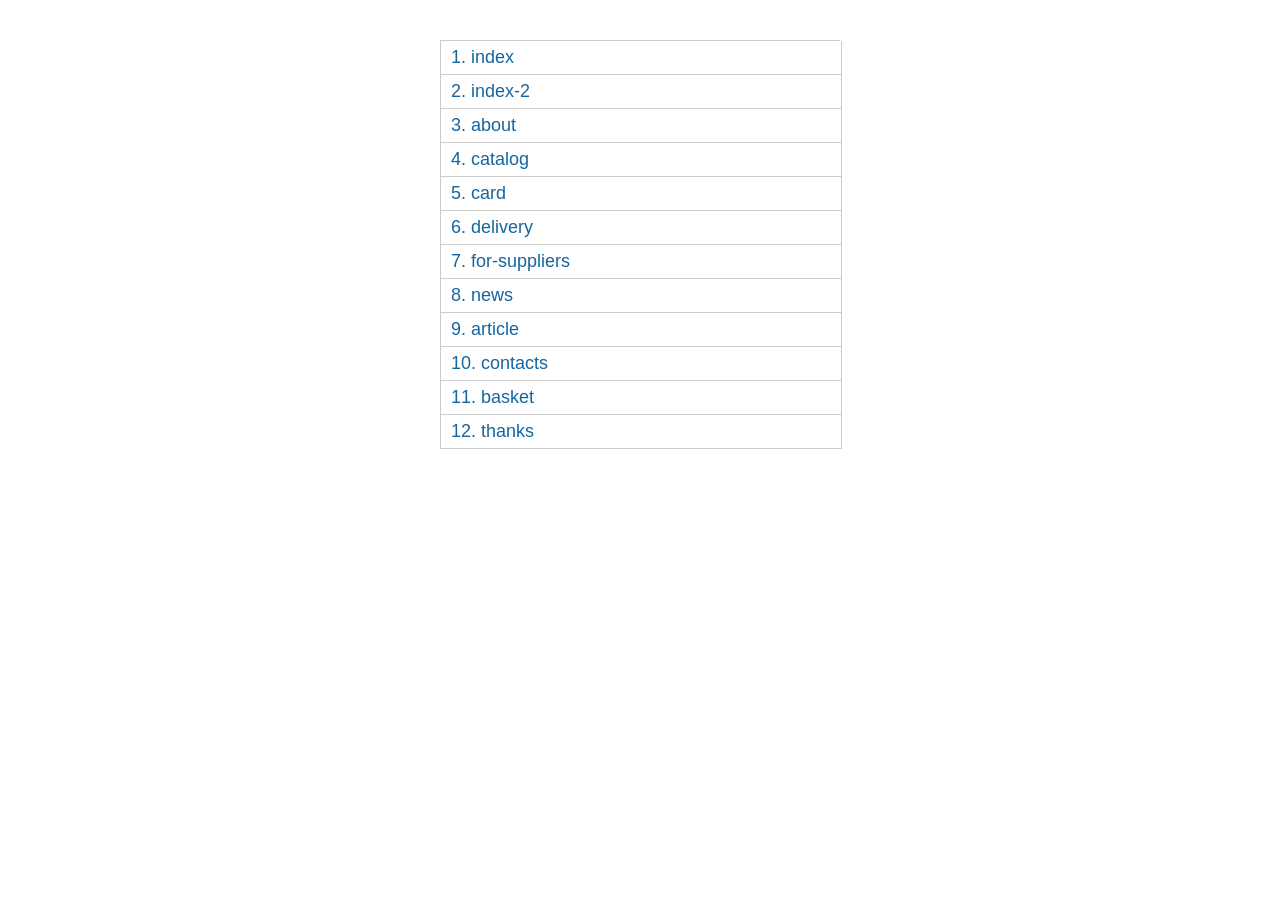
<file: map.html>
<!DOCTYPE html>
<!--[if lt IE 7]><html lang="ru" class="lt-ie9 lt-ie8 lt-ie7"><![endif]-->
<!--[if IE 7]><html lang="ru" class="lt-ie9 lt-ie8"><![endif]-->
<!--[if IE 8]><html lang="ru" class="lt-ie9"><![endif]-->
<!--[if gt IE 8]><!-->
<html lang="ru">
<!--<![endif]-->
<head>
	<meta charset="utf-8" />
	<title>Заголовок</title>
	<meta name="description" content="" />
	<meta http-equiv="X-UA-Compatible" content="IE=edge" />
	<meta name="viewport" content="width=device-width, initial-scale=1.0" />
</head>
<body> 

	<div class="wrapper"> 
		<div class="count_pages">
			<ul>
				<li><a href="index.html" target="_blanck">index</a></li>
				<li><a href="index-2.html" target="_blanck">index-2</a></li>
				<li><a href="about.html" target="_blanck">about</a></li>
				<li><a href="catalog.html" target="_blanck">catalog</a></li>
				<li><a href="card.html" target="_blanck">card</a></li>
				<li><a href="delivery.html" target="_blanck">delivery</a></li>
				<li><a href="for-suppliers.html" target="_blanck">for-suppliers</a></li>
				<li><a href="news.html" target="_blanck">news</a></li>
				<li><a href="article.html" target="_blanck">article</a></li>
				<li><a href="contacts.html" target="_blanck">contacts</a></li>
				<li><a href="basket.html" target="_blanck">basket</a></li>
				<li><a href="thanks.html" target="_blanck">thanks</a></li>
			</ul>
		</div>  
	</div>    
      
	<style> 
		.count_pages a:before {
			counter-increment: list1;
			content: counter(list1) ". "; 
		}
		.count_pages li {
			list-style: none;
			margin-bottom: 0px;
			border: 1px solid #ccc;
			border-top: none;
			width: 100%;
		}
		.count_pages {
			margin: 0;
			width: 400px;
			margin: auto;
			font-family: sans-serif;
			margin-top: 40px;
			max-width: 100%;
			border-top: 1px solid #ccc;
			counter-reset: list1;
			margin-bottom: 40px;
		}
		.count_pages ul {
			margin: 0;
			padding: 0;
		}
		.count_pages a {
			font-size: 18px;
			color: #15669F;
			text-decoration: none;
			display: block;
			padding: 6px 10px;
		}
		.count_pages a:hover {
			text-decoration: underline;
		}
	</style>
</body>
</html>
</file>
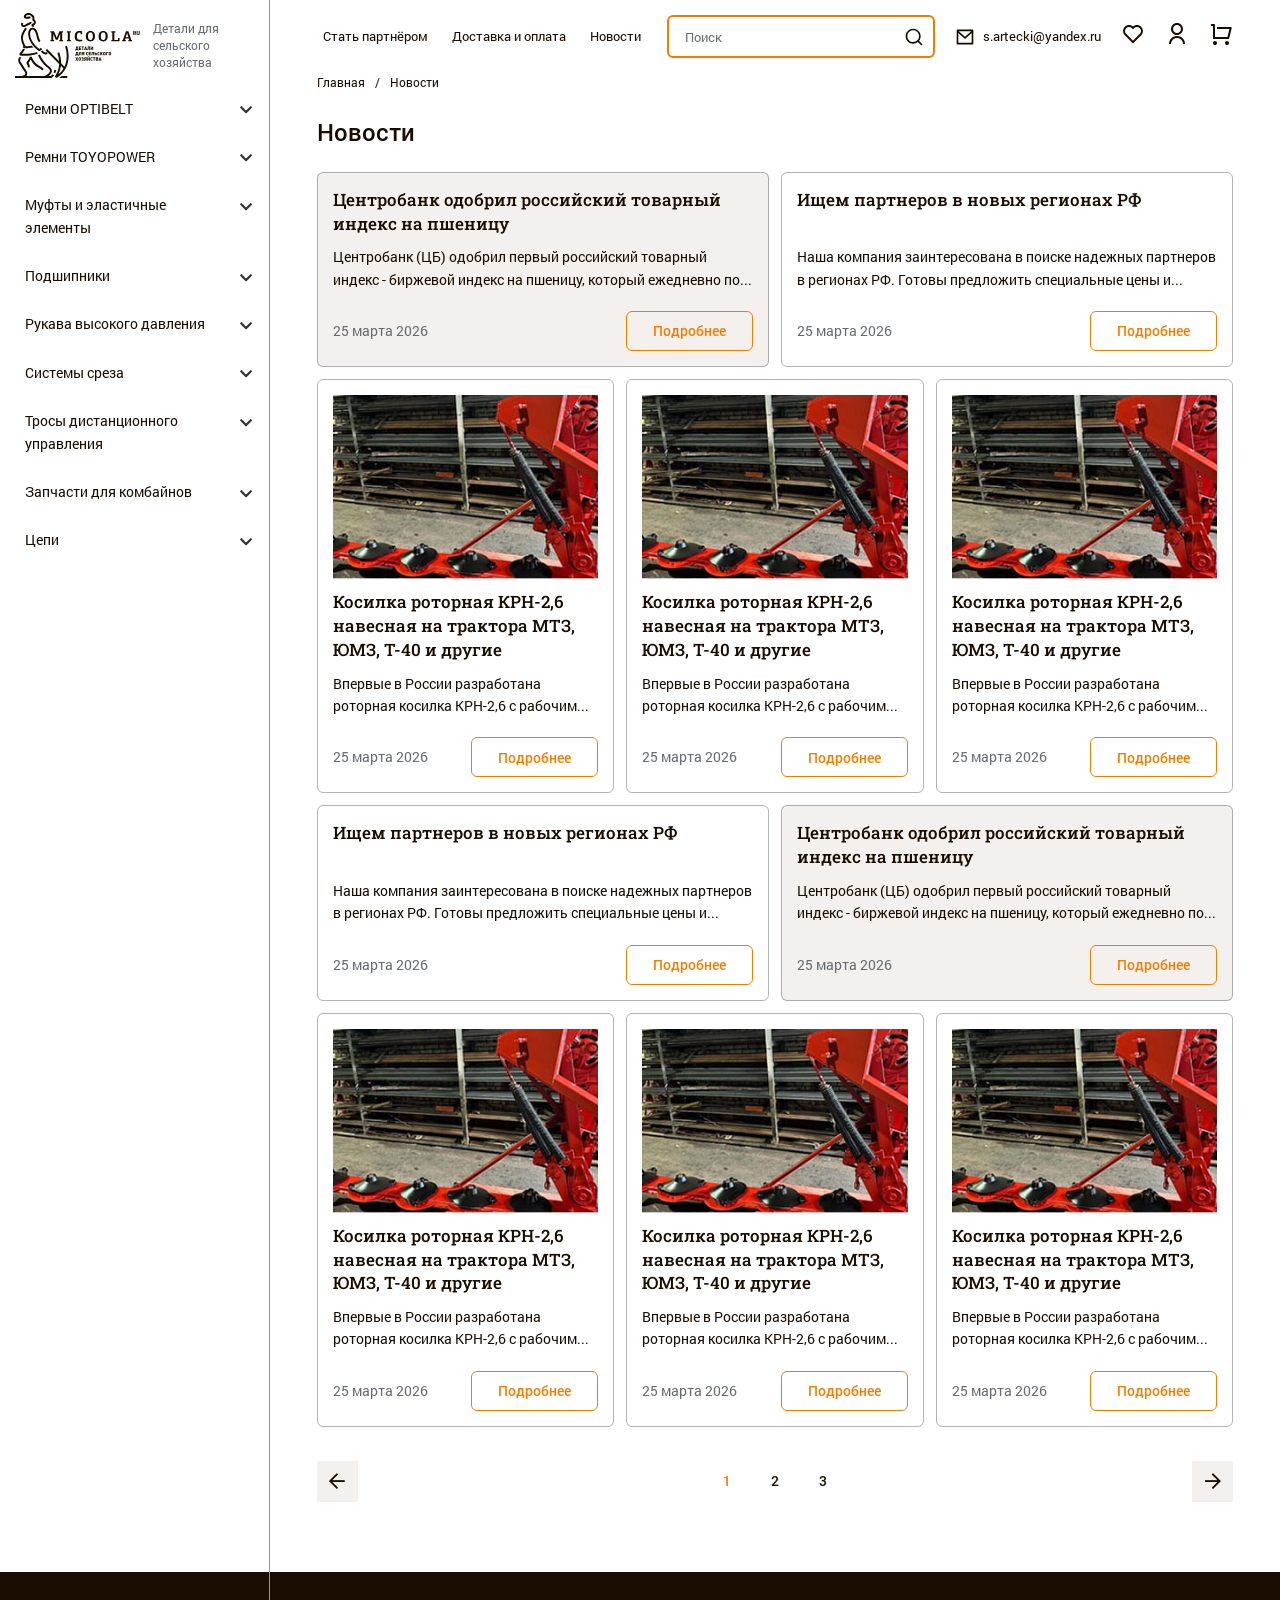
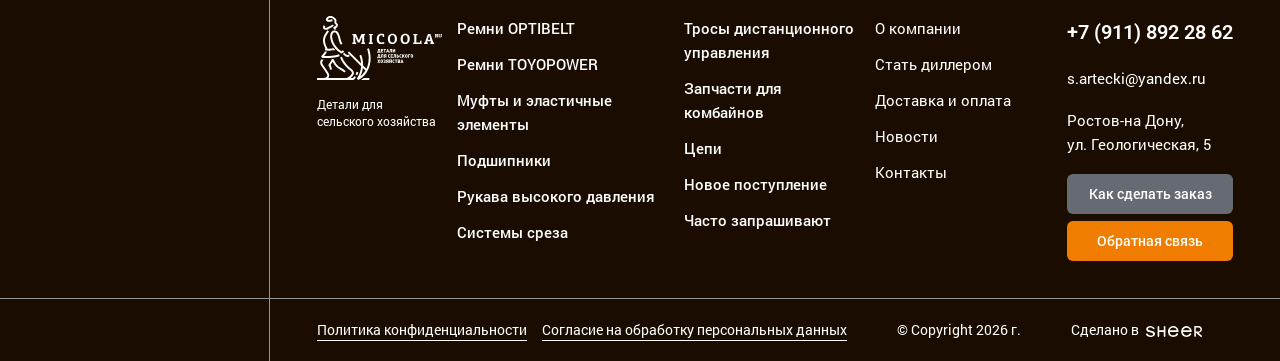
<file: news.html>
<!DOCTYPE html>
<!--[if lt IE 7]><html lang="ru" class="lt-ie9 lt-ie8 lt-ie7"><![endif]-->
<!--[if IE 7]><html lang="ru" class="lt-ie9 lt-ie8"><![endif]-->
<!--[if IE 8]><html lang="ru" class="lt-ie9"><![endif]-->
<!--[if gt IE 8]><!-->
<html lang="ru">
<!--<![endif]-->
<head>
	<meta charset="utf-8" />
	<title>Заголовок</title>
	<meta http-equiv="X-UA-Compatible" content="IE=edge" />
	<meta name="viewport" content="width=device-width, initial-scale=1, maximum-scale=1">
	<meta name="format-detection" content="telephone=no" />
	<link rel="shortcut icon" href="favicon.png" />
	<link rel="stylesheet" href="libs/bootstrap/bootstrap-grid.css" />
	<link rel="stylesheet" href="libs/fontawesome-free-5.12.0-web/css/all.min.css" />
	<link rel="stylesheet" href="libs/fancybox-master/dist/jquery.fancybox.min.css" />
	<link rel="stylesheet" href="libs/ion.rangeSlider-master/css/ion.rangeSlider.min.css" />
	<link rel="stylesheet" href="libs/slick-1.5.9/slick/slick.css" />
	<link rel="stylesheet" href="css/fonts.css?ver=1.5" />
	<link rel="stylesheet" href="css/main.css?ver=1.5" />
	<link rel="stylesheet" href="css/media.css?ver=1.5" />
</head>
<body> 
 
	<div class="wrapper">

		<div class="wrapper-page">

			<div class="fixed-buttons">
				<a href="#modal-login" class="fixed-buttons__btn fancybox">
					<svg width="24" height="24" viewBox="0 0 24 24" fill="none" xmlns="http://www.w3.org/2000/svg"><g clip-path="url(#clip0_2_392)"><path d="M4 22C4 19.8783 4.84285 17.8434 6.34315 16.3431C7.84344 14.8429 9.87827 14 12 14C14.1217 14 16.1566 14.8429 17.6569 16.3431C19.1571 17.8434 20 19.8783 20 22H18C18 20.4087 17.3679 18.8826 16.2426 17.7574C15.1174 16.6321 13.5913 16 12 16C10.4087 16 8.88258 16.6321 7.75736 17.7574C6.63214 18.8826 6 20.4087 6 22H4ZM12 13C8.685 13 6 10.315 6 7C6 3.685 8.685 1 12 1C15.315 1 18 3.685 18 7C18 10.315 15.315 13 12 13ZM12 11C14.21 11 16 9.21 16 7C16 4.79 14.21 3 12 3C9.79 3 8 4.79 8 7C8 9.21 9.79 11 12 11Z" fill="#1A0D00" /></g><defs><clipPath id="clip0_2_392"><rect width="24" height="24" fill="white" /></clipPath></defs></svg>
				</a>
				<div class="fixed-buttons__btn open-search">
					<svg width="24" height="24" viewBox="0 0 24 24" fill="none" xmlns="http://www.w3.org/2000/svg"><g clip-path="url(#clip0_3_35)"><path d="M18.031 16.617L22.314 20.899L20.899 22.314L16.617 18.031C15.0237 19.3082 13.042 20.0029 11 20C6.032 20 2 15.968 2 11C2 6.032 6.032 2 11 2C15.968 2 20 6.032 20 11C20.0029 13.042 19.3082 15.0237 18.031 16.617ZM16.025 15.875C17.2941 14.5699 18.0029 12.8204 18 11C18 7.132 14.867 4 11 4C7.132 4 4 7.132 4 11C4 14.867 7.132 18 11 18C12.8204 18.0029 14.5699 17.2941 15.875 16.025L16.025 15.875Z" fill="#1A0D00"></path></g><defs><clipPath id="clip0_3_35"><rect width="24" height="24" fill="white"></rect></clipPath></defs></svg>
					<i class="fal fa-times"></i>
				</div>
				<a href="#" class="fixed-buttons__btn">
					<svg width="24" height="24" viewBox="0 0 24 24" fill="none" xmlns="http://www.w3.org/2000/svg"><g clip-path="url(#clip0_2_411)"><path d="M12.001 4.529C14.35 2.42 17.98 2.49 20.243 4.757C22.505 7.025 22.583 10.637 20.479 12.993L11.999 21.485L3.52101 12.993C1.41701 10.637 1.49601 7.019 3.75701 4.757C6.02201 2.493 9.64501 2.417 12.001 4.529ZM18.827 6.17C17.327 4.668 14.907 4.607 13.337 6.017L12.002 7.215L10.666 6.018C9.09101 4.606 6.67601 4.668 5.17201 6.172C3.68201 7.662 3.60701 10.047 4.98001 11.623L12 18.654L19.02 11.624C20.394 10.047 20.319 7.665 18.827 6.17Z" fill="#1A0D00" /></g><defs><clipPath id="clip0_2_411"><rect width="24" height="24" fill="white" /></clipPath></defs></svg>
				</a>
				<a href="#" class="fixed-buttons__btn">
					<svg width="24" height="24" viewBox="0 0 24 24" fill="none" xmlns="http://www.w3.org/2000/svg"><g clip-path="url(#clip0_2_410)"><path d="M4 16V4H2V2H5C5.26522 2 5.51957 2.10536 5.70711 2.29289C5.89464 2.48043 6 2.73478 6 3V15H18.438L20.438 7H8V5H21.72C21.872 5 22.022 5.03466 22.1586 5.10134C22.2952 5.16801 22.4148 5.26495 22.5083 5.38479C22.6019 5.50462 22.6668 5.6442 22.6983 5.79291C22.7298 5.94162 22.7269 6.09555 22.69 6.243L20.19 16.243C20.1358 16.4592 20.011 16.6512 19.8352 16.7883C19.6595 16.9255 19.4429 17 19.22 17H5C4.73478 17 4.48043 16.8946 4.29289 16.7071C4.10536 16.5196 4 16.2652 4 16ZM6 23C5.46957 23 4.96086 22.7893 4.58579 22.4142C4.21071 22.0391 4 21.5304 4 21C4 20.4696 4.21071 19.9609 4.58579 19.5858C4.96086 19.2107 5.46957 19 6 19C6.53043 19 7.03914 19.2107 7.41421 19.5858C7.78929 19.9609 8 20.4696 8 21C8 21.5304 7.78929 22.0391 7.41421 22.4142C7.03914 22.7893 6.53043 23 6 23ZM18 23C17.4696 23 16.9609 22.7893 16.5858 22.4142C16.2107 22.0391 16 21.5304 16 21C16 20.4696 16.2107 19.9609 16.5858 19.5858C16.9609 19.2107 17.4696 19 18 19C18.5304 19 19.0391 19.2107 19.4142 19.5858C19.7893 19.9609 20 20.4696 20 21C20 21.5304 19.7893 22.0391 19.4142 22.4142C19.0391 22.7893 18.5304 23 18 23Z" fill="#1A0D00" /></g><defs><clipPath id="clip0_2_410"><rect width="24" height="24" fill="white" /></clipPath></defs></svg>
				</a>
			</div>

			<div class="sidebar">
				<div class="sidebar__content">
					<div class="logo-wrap">
						<a href="#" class="logo">
							<img src="img/logo.svg" alt="alt">
						</a>
						<div class="logo-descr">Детали для сельского хозяйства</div>
					</div>
					<nav class="nav">
						<ul class="nav__list">
							<li><a href="#">Стать партнёром</a></li>
							<li><a href="#">Доставка и оплата</a></li>
							<li><a href="#">Новости</a></li>
						</ul>
					</nav>
					<nav class="menu">
						<ul class="menu__list">
							<li class="menu__haschild">
								<a href="#">Ремни OPTIBELT</a>
								<div class="menu__arrow"><i class="fas fa-chevron-down"></i></div>
								<div class="menu__dropdown">
									<ul>
										<li><a href="#">Для импортной техники</a></li>
										<li><a href="#">Клиновой</a></li>
										<li><a href="#">Узкий клиновой</a></li>
										<li><a href="#">Вентиляторный</a></li>
										<li><a href="#">Вариаторный</a></li>
										<li><a href="#">Многоручьевой</a></li>
										<li><a href="#">Поликлиновой</a></li>
									</ul>
								</div>
							</li>
							<li class="menu__haschild">
								<a href="#">Ремни TOYOPOWER</a>
								<div class="menu__arrow"><i class="fas fa-chevron-down"></i></div>
								<div class="menu__dropdown">
									<ul>
										<li><a href="#">Для импортной техники</a></li>
										<li><a href="#">Клиновой</a></li>
										<li><a href="#">Узкий клиновой</a></li>
										<li><a href="#">Вентиляторный</a></li>
										<li><a href="#">Вариаторный</a></li>
										<li><a href="#">Многоручьевой</a></li>
										<li><a href="#">Поликлиновой</a></li>
									</ul>
								</div>
							</li>
							<li class="menu__haschild">
								<a href="#">Муфты и эластичные элементы</a>
								<div class="menu__arrow"><i class="fas fa-chevron-down"></i></div>
								<div class="menu__dropdown">
									<ul>
										<li><a href="#">Для импортной техники</a></li>
										<li><a href="#">Клиновой</a></li>
										<li><a href="#">Узкий клиновой</a></li>
										<li><a href="#">Вентиляторный</a></li>
										<li><a href="#">Вариаторный</a></li>
										<li><a href="#">Многоручьевой</a></li>
										<li><a href="#">Поликлиновой</a></li>
									</ul>
								</div>
							</li>
							<li class="menu__haschild">
								<a href="#">Подшипники</a>
								<div class="menu__arrow"><i class="fas fa-chevron-down"></i></div>
								<div class="menu__dropdown">
									<ul>
										<li><a href="#">Для импортной техники</a></li>
										<li><a href="#">Клиновой</a></li>
										<li><a href="#">Узкий клиновой</a></li>
										<li><a href="#">Вентиляторный</a></li>
										<li><a href="#">Вариаторный</a></li>
										<li><a href="#">Многоручьевой</a></li>
										<li><a href="#">Поликлиновой</a></li>
									</ul>
								</div>
							</li>
							<li class="menu__haschild">
								<a href="#">Рукава высокого давления</a>
								<div class="menu__arrow"><i class="fas fa-chevron-down"></i></div>
								<div class="menu__dropdown">
									<ul>
										<li><a href="#">Для импортной техники</a></li>
										<li><a href="#">Клиновой</a></li>
										<li><a href="#">Узкий клиновой</a></li>
										<li><a href="#">Вентиляторный</a></li>
										<li><a href="#">Вариаторный</a></li>
										<li><a href="#">Многоручьевой</a></li>
										<li><a href="#">Поликлиновой</a></li>
									</ul>
								</div>
							</li>
							<li class="menu__haschild">
								<a href="#">Системы среза</a>
								<div class="menu__arrow"><i class="fas fa-chevron-down"></i></div>
								<div class="menu__dropdown">
									<ul>
										<li><a href="#">Для импортной техники</a></li>
										<li><a href="#">Клиновой</a></li>
										<li><a href="#">Узкий клиновой</a></li>
										<li><a href="#">Вентиляторный</a></li>
										<li><a href="#">Вариаторный</a></li>
										<li><a href="#">Многоручьевой</a></li>
										<li><a href="#">Поликлиновой</a></li>
									</ul>
								</div>
							</li>
							<li class="menu__haschild">
								<a href="#">Тросы дистанционного управления</a>
								<div class="menu__arrow"><i class="fas fa-chevron-down"></i></div>
								<div class="menu__dropdown">
									<ul>
										<li><a href="#">Для импортной техники</a></li>
										<li><a href="#">Клиновой</a></li>
										<li><a href="#">Узкий клиновой</a></li>
										<li><a href="#">Вентиляторный</a></li>
										<li><a href="#">Вариаторный</a></li>
										<li><a href="#">Многоручьевой</a></li>
										<li><a href="#">Поликлиновой</a></li>
									</ul>
								</div>
							</li>
							<li class="menu__haschild">
								<a href="#">Запчасти для комбайнов</a>
								<div class="menu__arrow"><i class="fas fa-chevron-down"></i></div>
								<div class="menu__dropdown">
									<ul>
										<li><a href="#">Для импортной техники</a></li>
										<li><a href="#">Клиновой</a></li>
										<li><a href="#">Узкий клиновой</a></li>
										<li><a href="#">Вентиляторный</a></li>
										<li><a href="#">Вариаторный</a></li>
										<li><a href="#">Многоручьевой</a></li>
										<li><a href="#">Поликлиновой</a></li>
									</ul>
								</div>
							</li>
							<li class="menu__haschild">
								<a href="#">Цепи</a>
								<div class="menu__arrow"><i class="fas fa-chevron-down"></i></div>
								<div class="menu__dropdown">
									<ul>
										<li><a href="#">Для импортной техники</a></li>
										<li><a href="#">Клиновой</a></li>
										<li><a href="#">Узкий клиновой</a></li>
										<li><a href="#">Вентиляторный</a></li>
										<li><a href="#">Вариаторный</a></li>
										<li><a href="#">Многоручьевой</a></li>
										<li><a href="#">Поликлиновой</a></li>
									</ul>
								</div>
							</li>
						</ul>
					</nav>
				</div>
			</div>
			<div class="menu-overlay"></div>
			<div class="search-overlay"></div>

			<div class="content">

				<header class="header">
					<div class="container">
						<div class="header__wrapper">
							<div class="logo-wrap">
								<a href="#" class="logo">
									<img src="img/logo.svg" alt="alt">
								</a>
								<div class="logo-descr">Детали для сельского хозяйства</div>
							</div>
							<nav class="nav">
								<ul class="nav__list">
									<li><a href="#">Стать партнёром</a></li>
									<li><a href="#">Доставка и оплата</a></li>
									<li><a href="#">Новости</a></li>
								</ul>
							</nav>
							<div class="search-main">
								<form>
									<input type="text" placeholder="Поиск" required>
									<button class="search-main__btn"><svg width="24" height="24" viewBox="0 0 24 24" fill="none" xmlns="http://www.w3.org/2000/svg"><g clip-path="url(#clip0_3_35)"><path d="M18.031 16.617L22.314 20.899L20.899 22.314L16.617 18.031C15.0237 19.3082 13.042 20.0029 11 20C6.032 20 2 15.968 2 11C2 6.032 6.032 2 11 2C15.968 2 20 6.032 20 11C20.0029 13.042 19.3082 15.0237 18.031 16.617ZM16.025 15.875C17.2941 14.5699 18.0029 12.8204 18 11C18 7.132 14.867 4 11 4C7.132 4 4 7.132 4 11C4 14.867 7.132 18 11 18C12.8204 18.0029 14.5699 17.2941 15.875 16.025L16.025 15.875Z" fill="#1A0D00" /></g><defs><clipPath id="clip0_3_35"><rect width="24" height="24" fill="white" /></clipPath></defs></svg></button>
								</form>
							</div>
							<a href="mailto:s.artecki@yandex.ru" class="link-email">
								<svg width="24" height="24" viewBox="0 0 24 24" fill="none" xmlns="http://www.w3.org/2000/svg"><g clip-path="url(#clip0_6_130)"><path d="M3 3H21C21.2652 3 21.5196 3.10536 21.7071 3.29289C21.8946 3.48043 22 3.73478 22 4V20C22 20.2652 21.8946 20.5196 21.7071 20.7071C21.5196 20.8946 21.2652 21 21 21H3C2.73478 21 2.48043 20.8946 2.29289 20.7071C2.10536 20.5196 2 20.2652 2 20V4C2 3.73478 2.10536 3.48043 2.29289 3.29289C2.48043 3.10536 2.73478 3 3 3ZM20 7.238L12.072 14.338L4 7.216V19H20V7.238ZM4.511 5L12.061 11.662L19.502 5H4.511Z" fill="#1A0D00" /></g><defs><clipPath id="clip0_6_130"><rect width="24" height="24" fill="white" /></clipPath></defs></svg>
								s.artecki@yandex.ru
							</a>
							<a href="#" class="header__btn">
								<svg width="24" height="24" viewBox="0 0 24 24" fill="none" xmlns="http://www.w3.org/2000/svg"><g clip-path="url(#clip0_2_411)"><path d="M12.001 4.529C14.35 2.42 17.98 2.49 20.243 4.757C22.505 7.025 22.583 10.637 20.479 12.993L11.999 21.485L3.52101 12.993C1.41701 10.637 1.49601 7.019 3.75701 4.757C6.02201 2.493 9.64501 2.417 12.001 4.529ZM18.827 6.17C17.327 4.668 14.907 4.607 13.337 6.017L12.002 7.215L10.666 6.018C9.09101 4.606 6.67601 4.668 5.17201 6.172C3.68201 7.662 3.60701 10.047 4.98001 11.623L12 18.654L19.02 11.624C20.394 10.047 20.319 7.665 18.827 6.17Z" fill="#1A0D00" /></g><defs><clipPath id="clip0_2_411"><rect width="24" height="24" fill="white" /></clipPath></defs></svg>
							</a>
							<a href="#modal-login" class="header__btn fancybox">
								<svg width="24" height="24" viewBox="0 0 24 24" fill="none" xmlns="http://www.w3.org/2000/svg"><g clip-path="url(#clip0_2_392)"><path d="M4 22C4 19.8783 4.84285 17.8434 6.34315 16.3431C7.84344 14.8429 9.87827 14 12 14C14.1217 14 16.1566 14.8429 17.6569 16.3431C19.1571 17.8434 20 19.8783 20 22H18C18 20.4087 17.3679 18.8826 16.2426 17.7574C15.1174 16.6321 13.5913 16 12 16C10.4087 16 8.88258 16.6321 7.75736 17.7574C6.63214 18.8826 6 20.4087 6 22H4ZM12 13C8.685 13 6 10.315 6 7C6 3.685 8.685 1 12 1C15.315 1 18 3.685 18 7C18 10.315 15.315 13 12 13ZM12 11C14.21 11 16 9.21 16 7C16 4.79 14.21 3 12 3C9.79 3 8 4.79 8 7C8 9.21 9.79 11 12 11Z" fill="#1A0D00" /></g><defs><clipPath id="clip0_2_392"><rect width="24" height="24" fill="white" /></clipPath></defs></svg>
							</a>
							<a href="#" class="header__btn">
								<svg width="24" height="24" viewBox="0 0 24 24" fill="none" xmlns="http://www.w3.org/2000/svg"><g clip-path="url(#clip0_2_410)"><path d="M4 16V4H2V2H5C5.26522 2 5.51957 2.10536 5.70711 2.29289C5.89464 2.48043 6 2.73478 6 3V15H18.438L20.438 7H8V5H21.72C21.872 5 22.022 5.03466 22.1586 5.10134C22.2952 5.16801 22.4148 5.26495 22.5083 5.38479C22.6019 5.50462 22.6668 5.6442 22.6983 5.79291C22.7298 5.94162 22.7269 6.09555 22.69 6.243L20.19 16.243C20.1358 16.4592 20.011 16.6512 19.8352 16.7883C19.6595 16.9255 19.4429 17 19.22 17H5C4.73478 17 4.48043 16.8946 4.29289 16.7071C4.10536 16.5196 4 16.2652 4 16ZM6 23C5.46957 23 4.96086 22.7893 4.58579 22.4142C4.21071 22.0391 4 21.5304 4 21C4 20.4696 4.21071 19.9609 4.58579 19.5858C4.96086 19.2107 5.46957 19 6 19C6.53043 19 7.03914 19.2107 7.41421 19.5858C7.78929 19.9609 8 20.4696 8 21C8 21.5304 7.78929 22.0391 7.41421 22.4142C7.03914 22.7893 6.53043 23 6 23ZM18 23C17.4696 23 16.9609 22.7893 16.5858 22.4142C16.2107 22.0391 16 21.5304 16 21C16 20.4696 16.2107 19.9609 16.5858 19.5858C16.9609 19.2107 17.4696 19 18 19C18.5304 19 19.0391 19.2107 19.4142 19.5858C19.7893 19.9609 20 20.4696 20 21C20 21.5304 19.7893 22.0391 19.4142 22.4142C19.0391 22.7893 18.5304 23 18 23Z" fill="#1A0D00" /></g><defs><clipPath id="clip0_2_410"><rect width="24" height="24" fill="white" /></clipPath></defs></svg>
							</a>
							<a href="tel:+79118922862" class="phone-mobile"><i class="fas fa-phone-alt"></i></a>
							<div class="sandwich">
								<div class="sw-topper"></div>
								<div class="sw-bottom"></div>
								<div class="sw-footer"></div>
							</div>
						</div>
					</div>
				</header>

				<section class="page-news">
					<div class="container">
						<ul class="breadcrumbs">
							<li><a href="#">Главная</a></li>
							<li>Новости</li>
						</ul>
						<h1 class="title-middle">Новости</h1>
						<div class="row row--main">
							<div class="col-lg-6 col-md-6">
								<div class="item-news">
									<div class="item-news__content">
										<a href="#" class="item-news__title">Центробанк одобрил российский товарный индекс на пшеницу</a>
										<div class="item-news__text">Центробанк (ЦБ) одобрил первый российский товарный индекс - биржевой индекс на пшеницу, который ежедневно по итогам торгов рассчитывает</div>
										<div class="item-news__bottom">
											<div class="item-news__date">25 марта 2026</div>
											<a href="#" class="btn-main btn-main--border">Подробнее</a>
										</div>
									</div>
								</div>
							</div>
							<div class="col-lg-6 col-md-6">
								<div class="item-news">
									<div class="item-news__content">
										<a href="#" class="item-news__title">Ищем партнеров в новых регионах РФ</a>
										<div class="item-news__text">Наша компания заинтересована в поиске надежных партнеров в регионах РФ. Готовы предложить специальные цены и условия оплаты для формирования</div>
										<div class="item-news__bottom">
											<div class="item-news__date">25 марта 2026</div>
											<a href="#" class="btn-main btn-main--border">Подробнее</a>
										</div>
									</div>
								</div>
							</div>
							<div class="col-lg-4 col-md-4">
								<div class="item-news">
									<a href="#" class="item-news__image">
										<img src="img/news.jpg" alt="alt">
									</a>
									<div class="item-news__content">
										<a href="#" class="item-news__title">Косилка роторная КРН-2,6 навесная на трактора МТЗ, ЮМЗ, Т-40 и другие</a>
										<div class="item-news__text">Впервые в России разработана роторная косилка КРН-2,6 с рабочим захватом 2,6 метра!</div>
										<div class="item-news__bottom">
											<div class="item-news__date">25 марта 2026</div>
											<a href="#" class="btn-main btn-main--border">Подробнее</a>
										</div>
									</div>
								</div>
							</div>
							<div class="col-lg-4 col-md-4">
								<div class="item-news">
									<a href="#" class="item-news__image">
										<img src="img/news.jpg" alt="alt">
									</a>
									<div class="item-news__content">
										<a href="#" class="item-news__title">Косилка роторная КРН-2,6 навесная на трактора МТЗ, ЮМЗ, Т-40 и другие</a>
										<div class="item-news__text">Впервые в России разработана роторная косилка КРН-2,6 с рабочим захватом 2,6 метра!</div>
										<div class="item-news__bottom">
											<div class="item-news__date">25 марта 2026</div>
											<a href="#" class="btn-main btn-main--border">Подробнее</a>
										</div>
									</div>
								</div>
							</div>
							<div class="col-lg-4 col-md-4">
								<div class="item-news">
									<a href="#" class="item-news__image">
										<img src="img/news.jpg" alt="alt">
									</a>
									<div class="item-news__content">
										<a href="#" class="item-news__title">Косилка роторная КРН-2,6 навесная на трактора МТЗ, ЮМЗ, Т-40 и другие</a>
										<div class="item-news__text">Впервые в России разработана роторная косилка КРН-2,6 с рабочим захватом 2,6 метра!</div>
										<div class="item-news__bottom">
											<div class="item-news__date">25 марта 2026</div>
											<a href="#" class="btn-main btn-main--border">Подробнее</a>
										</div>
									</div>
								</div>
							</div>
							<div class="col-lg-6 col-md-6">
								<div class="item-news">
									<div class="item-news__content">
										<a href="#" class="item-news__title">Ищем партнеров в новых регионах РФ</a>
										<div class="item-news__text">Наша компания заинтересована в поиске надежных партнеров в регионах РФ. Готовы предложить специальные цены и условия оплаты для формирования</div>
										<div class="item-news__bottom">
											<div class="item-news__date">25 марта 2026</div>
											<a href="#" class="btn-main btn-main--border">Подробнее</a>
										</div>
									</div>
								</div>
							</div>
							<div class="col-lg-6 col-md-6">
								<div class="item-news">
									<div class="item-news__content">
										<a href="#" class="item-news__title">Центробанк одобрил российский товарный индекс на пшеницу</a>
										<div class="item-news__text">Центробанк (ЦБ) одобрил первый российский товарный индекс - биржевой индекс на пшеницу, который ежедневно по итогам торгов рассчитывает</div>
										<div class="item-news__bottom">
											<div class="item-news__date">25 марта 2026</div>
											<a href="#" class="btn-main btn-main--border">Подробнее</a>
										</div>
									</div>
								</div>
							</div>
							<div class="col-lg-4 col-md-4">
								<div class="item-news">
									<a href="#" class="item-news__image">
										<img src="img/news.jpg" alt="alt">
									</a>
									<div class="item-news__content">
										<a href="#" class="item-news__title">Косилка роторная КРН-2,6 навесная на трактора МТЗ, ЮМЗ, Т-40 и другие</a>
										<div class="item-news__text">Впервые в России разработана роторная косилка КРН-2,6 с рабочим захватом 2,6 метра!</div>
										<div class="item-news__bottom">
											<div class="item-news__date">25 марта 2026</div>
											<a href="#" class="btn-main btn-main--border">Подробнее</a>
										</div>
									</div>
								</div>
							</div>
							<div class="col-lg-4 col-md-4">
								<div class="item-news">
									<a href="#" class="item-news__image">
										<img src="img/news.jpg" alt="alt">
									</a>
									<div class="item-news__content">
										<a href="#" class="item-news__title">Косилка роторная КРН-2,6 навесная на трактора МТЗ, ЮМЗ, Т-40 и другие</a>
										<div class="item-news__text">Впервые в России разработана роторная косилка КРН-2,6 с рабочим захватом 2,6 метра!</div>
										<div class="item-news__bottom">
											<div class="item-news__date">25 марта 2026</div>
											<a href="#" class="btn-main btn-main--border">Подробнее</a>
										</div>
									</div>
								</div>
							</div>
							<div class="col-lg-4 col-md-4">
								<div class="item-news">
									<a href="#" class="item-news__image">
										<img src="img/news.jpg" alt="alt">
									</a>
									<div class="item-news__content">
										<a href="#" class="item-news__title">Косилка роторная КРН-2,6 навесная на трактора МТЗ, ЮМЗ, Т-40 и другие</a>
										<div class="item-news__text">Впервые в России разработана роторная косилка КРН-2,6 с рабочим захватом 2,6 метра!</div>
										<div class="item-news__bottom">
											<div class="item-news__date">25 марта 2026</div>
											<a href="#" class="btn-main btn-main--border">Подробнее</a>
										</div>
									</div>
								</div>
							</div>
						</div>
						<div class="pager">
							<a class="prev page-numbers" href="#"><i class="far fa-arrow-left"></i></a>
							<span aria-current="page" class="page-numbers current" href="#">1</span>
							<a class="page-numbers" href="#">2</a> 
							<a class="page-numbers" href="#">3</a> 
							<a class="next page-numbers" href="#"><i class="far fa-arrow-right"></i></a>
						</div>
					</div>
				</section>

			</div>

		</div>

		<footer class="footer">
			<div class="footer__wrapper">
				<div class="footer__sidebar"></div>
				<div class="footer__content">
					<div class="container">
						<div class="footer__grid">
							<div class="footer__column">
								<div class="footer__logo">
									<a href="#" class="logo">
										<img src="img/logo2.svg" alt="alt">
									</a>
									<div class="logo-descr">Детали для сельского хозяйства</div>
								</div>
							</div>
							<div class="footer__column">
								<ul class="footer__nav">
									<li><a href="#">Ремни OPTIBELT</a></li>
									<li><a href="#">Ремни TOYOPOWER</a></li>
									<li><a href="#">Муфты и эластичные элементы</a></li>
									<li><a href="#">Подшипники</a></li>
									<li><a href="#">Рукава высокого давления</a></li>
									<li><a href="#">Системы среза</a></li>
								</ul>
							</div>
							<div class="footer__column">
								<ul class="footer__nav">
									<li><a href="#">Тросы дистанционного управления</a></li>
									<li><a href="#">Запчасти для комбайнов</a></li>
									<li><a href="#">Цепи</a></li>
									<li><a href="#">Новое поступление</a></li>
									<li><a href="#">Часто запрашивают</a></li>
								</ul>
							</div>
							<div class="footer__column">
								<ul class="footer__nav footer__nav--default">
									<li><a href="#">О компании</a></li>
									<li><a href="#">Стать диллером</a></li>
									<li><a href="#">Доставка и оплата</a></li>
									<li><a href="#">Новости</a></li>
									<li><a href="#">Контакты</a></li>
								</ul>
							</div>
							<div class="footer__column">
								<div class="footer__contacts">
									<p><a href="tel:+79118922862" class="footer__phone">+7 (911) 892 28 62</a></p>
									<p><a href="mailto:s.artecki@yandex.ru">s.artecki@yandex.ru</a></p>
									<p>Ростов-на Дону, <br>ул. Геологическая, 5</p>
									<a href="#" class="btn-main btn-main--page">Как сделать заказ</a>
									<a href="#" class="btn-main">Обратная связь</a>
								</div>
							</div>
						</div>
					</div>
				</div>
			</div>
			<div class="footer__bottom">
				<div class="footer__wrapper">
					<div class="footer__sidebar"></div>
					<div class="footer__content">
						<div class="container">
							<div class="footer__line">
								<div class="footer__links">
									<a href="#">Политика конфиденциальности</a>
									<a href="#">Согласие на обработку персональных данных</a>
								</div>
								<div class="copyright">© Copyright 2026 г.</div>
								<div class="create">Сделано в <a href="#" target="_blank"><img src="img/sheer.svg" alt="alt"></a></div>
							</div>
						</div>
					</div>
				</div>
			</div>
		</footer>
		
	</div>

	<div id="modal-login" class="modal-block">
		<div class="modal-wrap">
			<div class="title-modal">Вход</div>
			<form>
				<div class="item-form">
					<input type="tel" class="input-phone" placeholder="+7 (978) 123-45-67" inputmode="numeric">
				</div>
				<div class="modal-wrap__link">
					<a href="#modal-registration" class="fancybox">Регистрация</a>
				</div>
				<input type="submit" value="Получить код" class="btn-main">
				<div class="checkbox">
					<label>
						<input type="checkbox" checked required />
						<span>Согласие на обработку персональных данных</span>
					</label>
				</div>
			</form>
		</div>
	</div>

	<div id="modal-registration" class="modal-block">
		<div class="modal-wrap">
			<div class="title-modal">Регистрация</div>
			<form>
				<div class="item-form">
					<input type="text" placeholder="ИНН компании">
				</div>
				<div class="item-form">
					<input type="email" placeholder="Почта" inputmode="email">
				</div>
				<div class="item-form">
					<input type="tel" class="input-phone" placeholder="+7 (978) 123-45-67" inputmode="numeric">
				</div>
				<input type="submit" value="Получить код" class="btn-main">
				<div class="checkbox">
					<label>
						<input type="checkbox" checked required />
						<span>Согласие на обработку персональных данных</span>
					</label>
				</div>
			</form>
		</div>
	</div>


	<script src="libs/jquery/jquery-3.6.0.min.js"></script>
	<script src="libs/fancybox-master/dist/jquery.fancybox.min.js"></script>
	<script src="libs/slick-1.5.9/slick/slick.min.js"></script>
	<script src="libs/jQueryFormStyler-master/jquery.formstyler.min.js"></script>
	<script src="libs/ion.rangeSlider-master/js/ion.rangeSlider.min.js"></script>
	<script src="libs/mask/jquery.maskedinput.js"></script>
	<script src="js/common.js?ver=1.5"></script>
	<!-- Yandex.Metrika counter --><!-- /Yandex.Metrika counter -->
	<!-- Google Analytics counter --><!-- /Google Analytics counter -->
</body>
</html>
</file>
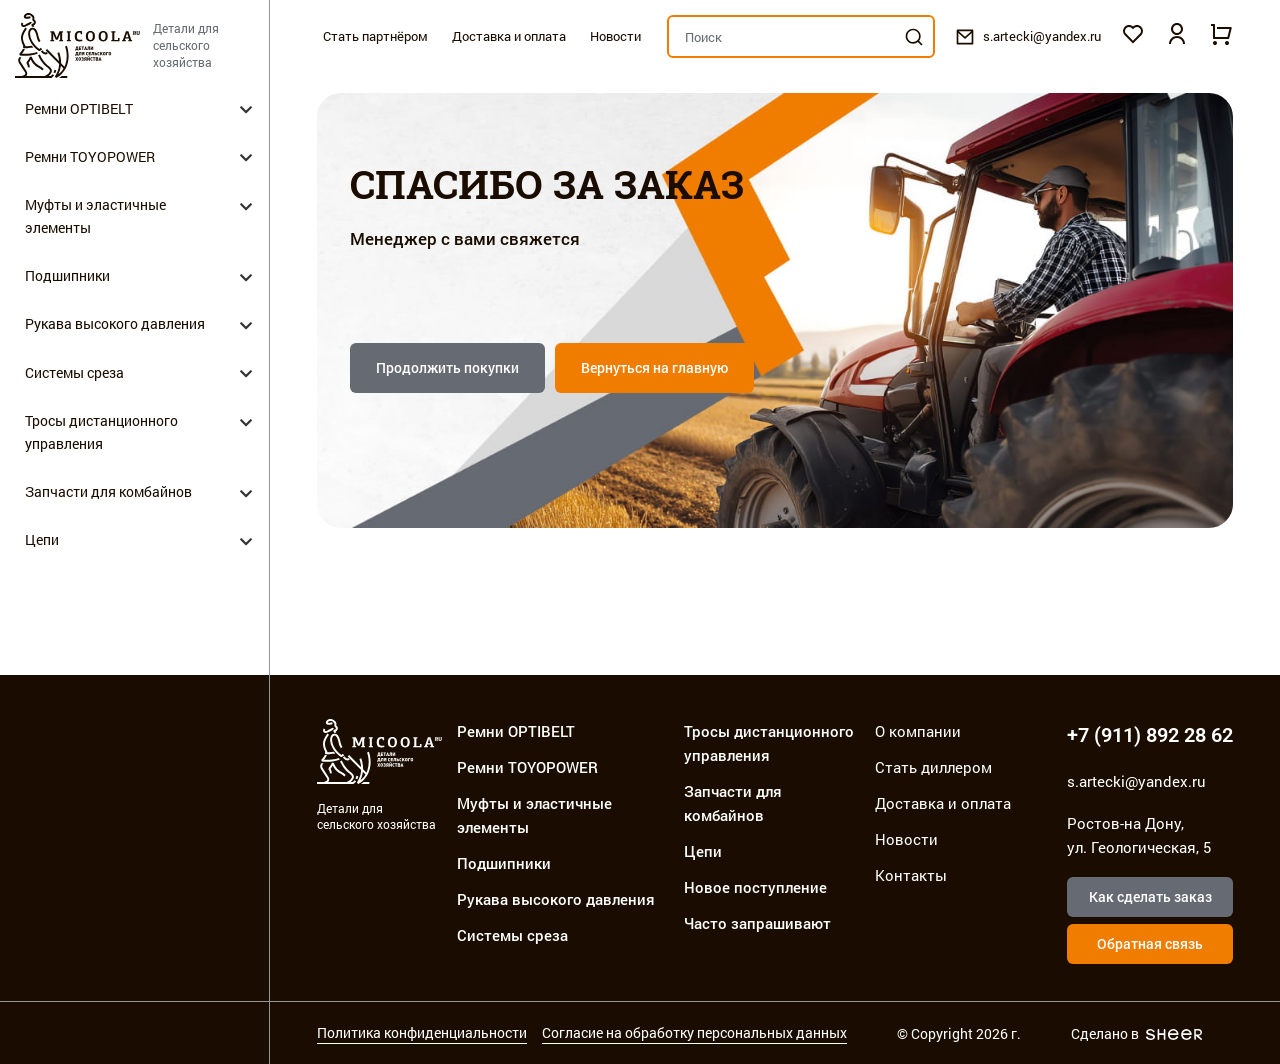
<file: thanks.html>
<!DOCTYPE html>
<!--[if lt IE 7]><html lang="ru" class="lt-ie9 lt-ie8 lt-ie7"><![endif]-->
<!--[if IE 7]><html lang="ru" class="lt-ie9 lt-ie8"><![endif]-->
<!--[if IE 8]><html lang="ru" class="lt-ie9"><![endif]-->
<!--[if gt IE 8]><!-->
<html lang="ru">
<!--<![endif]-->
<head>
	<meta charset="utf-8" />
	<title>Заголовок</title>
	<meta http-equiv="X-UA-Compatible" content="IE=edge" />
	<meta name="viewport" content="width=device-width, initial-scale=1, maximum-scale=1">
	<meta name="format-detection" content="telephone=no" />
	<link rel="shortcut icon" href="favicon.png" />
	<link rel="stylesheet" href="libs/bootstrap/bootstrap-grid.css" />
	<link rel="stylesheet" href="libs/fontawesome-free-5.12.0-web/css/all.min.css" />
	<link rel="stylesheet" href="libs/fancybox-master/dist/jquery.fancybox.min.css" />
	<link rel="stylesheet" href="libs/ion.rangeSlider-master/css/ion.rangeSlider.min.css" />
	<link rel="stylesheet" href="libs/slick-1.5.9/slick/slick.css" />
	<link rel="stylesheet" href="css/fonts.css?ver=1.5" />
	<link rel="stylesheet" href="css/main.css?ver=1.5" />
	<link rel="stylesheet" href="css/media.css?ver=1.5" />
</head>
<body> 

	<div class="wrapper">
 
		<div class="wrapper-page">

			<div class="fixed-buttons">
				<a href="#modal-login" class="fixed-buttons__btn fancybox">
					<svg width="24" height="24" viewBox="0 0 24 24" fill="none" xmlns="http://www.w3.org/2000/svg"><g clip-path="url(#clip0_2_392)"><path d="M4 22C4 19.8783 4.84285 17.8434 6.34315 16.3431C7.84344 14.8429 9.87827 14 12 14C14.1217 14 16.1566 14.8429 17.6569 16.3431C19.1571 17.8434 20 19.8783 20 22H18C18 20.4087 17.3679 18.8826 16.2426 17.7574C15.1174 16.6321 13.5913 16 12 16C10.4087 16 8.88258 16.6321 7.75736 17.7574C6.63214 18.8826 6 20.4087 6 22H4ZM12 13C8.685 13 6 10.315 6 7C6 3.685 8.685 1 12 1C15.315 1 18 3.685 18 7C18 10.315 15.315 13 12 13ZM12 11C14.21 11 16 9.21 16 7C16 4.79 14.21 3 12 3C9.79 3 8 4.79 8 7C8 9.21 9.79 11 12 11Z" fill="#1A0D00" /></g><defs><clipPath id="clip0_2_392"><rect width="24" height="24" fill="white" /></clipPath></defs></svg>
				</a>
				<div class="fixed-buttons__btn open-search">
					<svg width="24" height="24" viewBox="0 0 24 24" fill="none" xmlns="http://www.w3.org/2000/svg"><g clip-path="url(#clip0_3_35)"><path d="M18.031 16.617L22.314 20.899L20.899 22.314L16.617 18.031C15.0237 19.3082 13.042 20.0029 11 20C6.032 20 2 15.968 2 11C2 6.032 6.032 2 11 2C15.968 2 20 6.032 20 11C20.0029 13.042 19.3082 15.0237 18.031 16.617ZM16.025 15.875C17.2941 14.5699 18.0029 12.8204 18 11C18 7.132 14.867 4 11 4C7.132 4 4 7.132 4 11C4 14.867 7.132 18 11 18C12.8204 18.0029 14.5699 17.2941 15.875 16.025L16.025 15.875Z" fill="#1A0D00"></path></g><defs><clipPath id="clip0_3_35"><rect width="24" height="24" fill="white"></rect></clipPath></defs></svg>
					<i class="fal fa-times"></i>
				</div>
				<a href="#" class="fixed-buttons__btn">
					<svg width="24" height="24" viewBox="0 0 24 24" fill="none" xmlns="http://www.w3.org/2000/svg"><g clip-path="url(#clip0_2_411)"><path d="M12.001 4.529C14.35 2.42 17.98 2.49 20.243 4.757C22.505 7.025 22.583 10.637 20.479 12.993L11.999 21.485L3.52101 12.993C1.41701 10.637 1.49601 7.019 3.75701 4.757C6.02201 2.493 9.64501 2.417 12.001 4.529ZM18.827 6.17C17.327 4.668 14.907 4.607 13.337 6.017L12.002 7.215L10.666 6.018C9.09101 4.606 6.67601 4.668 5.17201 6.172C3.68201 7.662 3.60701 10.047 4.98001 11.623L12 18.654L19.02 11.624C20.394 10.047 20.319 7.665 18.827 6.17Z" fill="#1A0D00" /></g><defs><clipPath id="clip0_2_411"><rect width="24" height="24" fill="white" /></clipPath></defs></svg>
				</a>
				<a href="#" class="fixed-buttons__btn">
					<svg width="24" height="24" viewBox="0 0 24 24" fill="none" xmlns="http://www.w3.org/2000/svg"><g clip-path="url(#clip0_2_410)"><path d="M4 16V4H2V2H5C5.26522 2 5.51957 2.10536 5.70711 2.29289C5.89464 2.48043 6 2.73478 6 3V15H18.438L20.438 7H8V5H21.72C21.872 5 22.022 5.03466 22.1586 5.10134C22.2952 5.16801 22.4148 5.26495 22.5083 5.38479C22.6019 5.50462 22.6668 5.6442 22.6983 5.79291C22.7298 5.94162 22.7269 6.09555 22.69 6.243L20.19 16.243C20.1358 16.4592 20.011 16.6512 19.8352 16.7883C19.6595 16.9255 19.4429 17 19.22 17H5C4.73478 17 4.48043 16.8946 4.29289 16.7071C4.10536 16.5196 4 16.2652 4 16ZM6 23C5.46957 23 4.96086 22.7893 4.58579 22.4142C4.21071 22.0391 4 21.5304 4 21C4 20.4696 4.21071 19.9609 4.58579 19.5858C4.96086 19.2107 5.46957 19 6 19C6.53043 19 7.03914 19.2107 7.41421 19.5858C7.78929 19.9609 8 20.4696 8 21C8 21.5304 7.78929 22.0391 7.41421 22.4142C7.03914 22.7893 6.53043 23 6 23ZM18 23C17.4696 23 16.9609 22.7893 16.5858 22.4142C16.2107 22.0391 16 21.5304 16 21C16 20.4696 16.2107 19.9609 16.5858 19.5858C16.9609 19.2107 17.4696 19 18 19C18.5304 19 19.0391 19.2107 19.4142 19.5858C19.7893 19.9609 20 20.4696 20 21C20 21.5304 19.7893 22.0391 19.4142 22.4142C19.0391 22.7893 18.5304 23 18 23Z" fill="#1A0D00" /></g><defs><clipPath id="clip0_2_410"><rect width="24" height="24" fill="white" /></clipPath></defs></svg>
				</a>
			</div>

			<div class="sidebar">
				<div class="sidebar__content">
					<div class="logo-wrap">
						<a href="#" class="logo">
							<img src="img/logo.svg" alt="alt">
						</a>
						<div class="logo-descr">Детали для сельского хозяйства</div>
					</div>
					<nav class="nav">
						<ul class="nav__list">
							<li><a href="#">Стать партнёром</a></li>
							<li><a href="#">Доставка и оплата</a></li>
							<li><a href="#">Новости</a></li>
						</ul>
					</nav>
					<nav class="menu">
						<ul class="menu__list">
							<li class="menu__haschild">
								<a href="#">Ремни OPTIBELT</a>
								<div class="menu__arrow"><i class="fas fa-chevron-down"></i></div>
								<div class="menu__dropdown">
									<ul>
										<li><a href="#">Для импортной техники</a></li>
										<li><a href="#">Клиновой</a></li>
										<li><a href="#">Узкий клиновой</a></li>
										<li><a href="#">Вентиляторный</a></li>
										<li><a href="#">Вариаторный</a></li>
										<li><a href="#">Многоручьевой</a></li>
										<li><a href="#">Поликлиновой</a></li>
									</ul>
								</div>
							</li>
							<li class="menu__haschild">
								<a href="#">Ремни TOYOPOWER</a>
								<div class="menu__arrow"><i class="fas fa-chevron-down"></i></div>
								<div class="menu__dropdown">
									<ul>
										<li><a href="#">Для импортной техники</a></li>
										<li><a href="#">Клиновой</a></li>
										<li><a href="#">Узкий клиновой</a></li>
										<li><a href="#">Вентиляторный</a></li>
										<li><a href="#">Вариаторный</a></li>
										<li><a href="#">Многоручьевой</a></li>
										<li><a href="#">Поликлиновой</a></li>
									</ul>
								</div>
							</li>
							<li class="menu__haschild">
								<a href="#">Муфты и эластичные элементы</a>
								<div class="menu__arrow"><i class="fas fa-chevron-down"></i></div>
								<div class="menu__dropdown">
									<ul>
										<li><a href="#">Для импортной техники</a></li>
										<li><a href="#">Клиновой</a></li>
										<li><a href="#">Узкий клиновой</a></li>
										<li><a href="#">Вентиляторный</a></li>
										<li><a href="#">Вариаторный</a></li>
										<li><a href="#">Многоручьевой</a></li>
										<li><a href="#">Поликлиновой</a></li>
									</ul>
								</div>
							</li>
							<li class="menu__haschild">
								<a href="#">Подшипники</a>
								<div class="menu__arrow"><i class="fas fa-chevron-down"></i></div>
								<div class="menu__dropdown">
									<ul>
										<li><a href="#">Для импортной техники</a></li>
										<li><a href="#">Клиновой</a></li>
										<li><a href="#">Узкий клиновой</a></li>
										<li><a href="#">Вентиляторный</a></li>
										<li><a href="#">Вариаторный</a></li>
										<li><a href="#">Многоручьевой</a></li>
										<li><a href="#">Поликлиновой</a></li>
									</ul>
								</div>
							</li>
							<li class="menu__haschild">
								<a href="#">Рукава высокого давления</a>
								<div class="menu__arrow"><i class="fas fa-chevron-down"></i></div>
								<div class="menu__dropdown">
									<ul>
										<li><a href="#">Для импортной техники</a></li>
										<li><a href="#">Клиновой</a></li>
										<li><a href="#">Узкий клиновой</a></li>
										<li><a href="#">Вентиляторный</a></li>
										<li><a href="#">Вариаторный</a></li>
										<li><a href="#">Многоручьевой</a></li>
										<li><a href="#">Поликлиновой</a></li>
									</ul>
								</div>
							</li>
							<li class="menu__haschild">
								<a href="#">Системы среза</a>
								<div class="menu__arrow"><i class="fas fa-chevron-down"></i></div>
								<div class="menu__dropdown">
									<ul>
										<li><a href="#">Для импортной техники</a></li>
										<li><a href="#">Клиновой</a></li>
										<li><a href="#">Узкий клиновой</a></li>
										<li><a href="#">Вентиляторный</a></li>
										<li><a href="#">Вариаторный</a></li>
										<li><a href="#">Многоручьевой</a></li>
										<li><a href="#">Поликлиновой</a></li>
									</ul>
								</div>
							</li>
							<li class="menu__haschild">
								<a href="#">Тросы дистанционного управления</a>
								<div class="menu__arrow"><i class="fas fa-chevron-down"></i></div>
								<div class="menu__dropdown">
									<ul>
										<li><a href="#">Для импортной техники</a></li>
										<li><a href="#">Клиновой</a></li>
										<li><a href="#">Узкий клиновой</a></li>
										<li><a href="#">Вентиляторный</a></li>
										<li><a href="#">Вариаторный</a></li>
										<li><a href="#">Многоручьевой</a></li>
										<li><a href="#">Поликлиновой</a></li>
									</ul>
								</div>
							</li>
							<li class="menu__haschild">
								<a href="#">Запчасти для комбайнов</a>
								<div class="menu__arrow"><i class="fas fa-chevron-down"></i></div>
								<div class="menu__dropdown">
									<ul>
										<li><a href="#">Для импортной техники</a></li>
										<li><a href="#">Клиновой</a></li>
										<li><a href="#">Узкий клиновой</a></li>
										<li><a href="#">Вентиляторный</a></li>
										<li><a href="#">Вариаторный</a></li>
										<li><a href="#">Многоручьевой</a></li>
										<li><a href="#">Поликлиновой</a></li>
									</ul>
								</div>
							</li>
							<li class="menu__haschild">
								<a href="#">Цепи</a>
								<div class="menu__arrow"><i class="fas fa-chevron-down"></i></div>
								<div class="menu__dropdown">
									<ul>
										<li><a href="#">Для импортной техники</a></li>
										<li><a href="#">Клиновой</a></li>
										<li><a href="#">Узкий клиновой</a></li>
										<li><a href="#">Вентиляторный</a></li>
										<li><a href="#">Вариаторный</a></li>
										<li><a href="#">Многоручьевой</a></li>
										<li><a href="#">Поликлиновой</a></li>
									</ul>
								</div>
							</li>
						</ul>
					</nav>
				</div>
			</div>
			<div class="menu-overlay"></div>
			<div class="search-overlay"></div>

			<div class="content">

				<header class="header">
					<div class="container">
						<div class="header__wrapper">
							<div class="logo-wrap">
								<a href="#" class="logo">
									<img src="img/logo.svg" alt="alt">
								</a>
								<div class="logo-descr">Детали для сельского хозяйства</div>
							</div>
							<nav class="nav">
								<ul class="nav__list">
									<li><a href="#">Стать партнёром</a></li>
									<li><a href="#">Доставка и оплата</a></li>
									<li><a href="#">Новости</a></li>
								</ul>
							</nav>
							<div class="search-main">
								<form>
									<input type="text" placeholder="Поиск" required>
									<button class="search-main__btn"><svg width="24" height="24" viewBox="0 0 24 24" fill="none" xmlns="http://www.w3.org/2000/svg"><g clip-path="url(#clip0_3_35)"><path d="M18.031 16.617L22.314 20.899L20.899 22.314L16.617 18.031C15.0237 19.3082 13.042 20.0029 11 20C6.032 20 2 15.968 2 11C2 6.032 6.032 2 11 2C15.968 2 20 6.032 20 11C20.0029 13.042 19.3082 15.0237 18.031 16.617ZM16.025 15.875C17.2941 14.5699 18.0029 12.8204 18 11C18 7.132 14.867 4 11 4C7.132 4 4 7.132 4 11C4 14.867 7.132 18 11 18C12.8204 18.0029 14.5699 17.2941 15.875 16.025L16.025 15.875Z" fill="#1A0D00" /></g><defs><clipPath id="clip0_3_35"><rect width="24" height="24" fill="white" /></clipPath></defs></svg></button>
								</form>
							</div>
							<a href="mailto:s.artecki@yandex.ru" class="link-email">
								<svg width="24" height="24" viewBox="0 0 24 24" fill="none" xmlns="http://www.w3.org/2000/svg"><g clip-path="url(#clip0_6_130)"><path d="M3 3H21C21.2652 3 21.5196 3.10536 21.7071 3.29289C21.8946 3.48043 22 3.73478 22 4V20C22 20.2652 21.8946 20.5196 21.7071 20.7071C21.5196 20.8946 21.2652 21 21 21H3C2.73478 21 2.48043 20.8946 2.29289 20.7071C2.10536 20.5196 2 20.2652 2 20V4C2 3.73478 2.10536 3.48043 2.29289 3.29289C2.48043 3.10536 2.73478 3 3 3ZM20 7.238L12.072 14.338L4 7.216V19H20V7.238ZM4.511 5L12.061 11.662L19.502 5H4.511Z" fill="#1A0D00" /></g><defs><clipPath id="clip0_6_130"><rect width="24" height="24" fill="white" /></clipPath></defs></svg>
								s.artecki@yandex.ru
							</a>
							<a href="#" class="header__btn">
								<svg width="24" height="24" viewBox="0 0 24 24" fill="none" xmlns="http://www.w3.org/2000/svg"><g clip-path="url(#clip0_2_411)"><path d="M12.001 4.529C14.35 2.42 17.98 2.49 20.243 4.757C22.505 7.025 22.583 10.637 20.479 12.993L11.999 21.485L3.52101 12.993C1.41701 10.637 1.49601 7.019 3.75701 4.757C6.02201 2.493 9.64501 2.417 12.001 4.529ZM18.827 6.17C17.327 4.668 14.907 4.607 13.337 6.017L12.002 7.215L10.666 6.018C9.09101 4.606 6.67601 4.668 5.17201 6.172C3.68201 7.662 3.60701 10.047 4.98001 11.623L12 18.654L19.02 11.624C20.394 10.047 20.319 7.665 18.827 6.17Z" fill="#1A0D00" /></g><defs><clipPath id="clip0_2_411"><rect width="24" height="24" fill="white" /></clipPath></defs></svg>
							</a>
							<a href="#modal-login" class="header__btn fancybox">
								<svg width="24" height="24" viewBox="0 0 24 24" fill="none" xmlns="http://www.w3.org/2000/svg"><g clip-path="url(#clip0_2_392)"><path d="M4 22C4 19.8783 4.84285 17.8434 6.34315 16.3431C7.84344 14.8429 9.87827 14 12 14C14.1217 14 16.1566 14.8429 17.6569 16.3431C19.1571 17.8434 20 19.8783 20 22H18C18 20.4087 17.3679 18.8826 16.2426 17.7574C15.1174 16.6321 13.5913 16 12 16C10.4087 16 8.88258 16.6321 7.75736 17.7574C6.63214 18.8826 6 20.4087 6 22H4ZM12 13C8.685 13 6 10.315 6 7C6 3.685 8.685 1 12 1C15.315 1 18 3.685 18 7C18 10.315 15.315 13 12 13ZM12 11C14.21 11 16 9.21 16 7C16 4.79 14.21 3 12 3C9.79 3 8 4.79 8 7C8 9.21 9.79 11 12 11Z" fill="#1A0D00" /></g><defs><clipPath id="clip0_2_392"><rect width="24" height="24" fill="white" /></clipPath></defs></svg>
							</a>
							<a href="#" class="header__btn">
								<svg width="24" height="24" viewBox="0 0 24 24" fill="none" xmlns="http://www.w3.org/2000/svg"><g clip-path="url(#clip0_2_410)"><path d="M4 16V4H2V2H5C5.26522 2 5.51957 2.10536 5.70711 2.29289C5.89464 2.48043 6 2.73478 6 3V15H18.438L20.438 7H8V5H21.72C21.872 5 22.022 5.03466 22.1586 5.10134C22.2952 5.16801 22.4148 5.26495 22.5083 5.38479C22.6019 5.50462 22.6668 5.6442 22.6983 5.79291C22.7298 5.94162 22.7269 6.09555 22.69 6.243L20.19 16.243C20.1358 16.4592 20.011 16.6512 19.8352 16.7883C19.6595 16.9255 19.4429 17 19.22 17H5C4.73478 17 4.48043 16.8946 4.29289 16.7071C4.10536 16.5196 4 16.2652 4 16ZM6 23C5.46957 23 4.96086 22.7893 4.58579 22.4142C4.21071 22.0391 4 21.5304 4 21C4 20.4696 4.21071 19.9609 4.58579 19.5858C4.96086 19.2107 5.46957 19 6 19C6.53043 19 7.03914 19.2107 7.41421 19.5858C7.78929 19.9609 8 20.4696 8 21C8 21.5304 7.78929 22.0391 7.41421 22.4142C7.03914 22.7893 6.53043 23 6 23ZM18 23C17.4696 23 16.9609 22.7893 16.5858 22.4142C16.2107 22.0391 16 21.5304 16 21C16 20.4696 16.2107 19.9609 16.5858 19.5858C16.9609 19.2107 17.4696 19 18 19C18.5304 19 19.0391 19.2107 19.4142 19.5858C19.7893 19.9609 20 20.4696 20 21C20 21.5304 19.7893 22.0391 19.4142 22.4142C19.0391 22.7893 18.5304 23 18 23Z" fill="#1A0D00" /></g><defs><clipPath id="clip0_2_410"><rect width="24" height="24" fill="white" /></clipPath></defs></svg>
							</a>
							<a href="tel:+79118922862" class="phone-mobile"><i class="fas fa-phone-alt"></i></a>
							<div class="sandwich">
								<div class="sw-topper"></div>
								<div class="sw-bottom"></div>
								<div class="sw-footer"></div>
							</div>
						</div>
					</div>
				</header>

				<section class="page-thanks">
					<div class="container">
						<div class="thanks-main">
							<h1 class="thanks-main__title">спасибо за заказ</h1>
							<div class="thanks-main__descr">Менеджер с вами свяжется</div>
							<div class="thanks-main__buttons">
								<a href="#" class="btn-main btn-main--page">Продолжить покупки</a>
								<a href="#" class="btn-main">Вернуться на главную</a>
							</div>
						</div>
					</div>
				</section>

			</div>

		</div>

		<footer class="footer">
			<div class="footer__wrapper">
				<div class="footer__sidebar"></div>
				<div class="footer__content">
					<div class="container">
						<div class="footer__grid">
							<div class="footer__column">
								<div class="footer__logo">
									<a href="#" class="logo">
										<img src="img/logo2.svg" alt="alt">
									</a>
									<div class="logo-descr">Детали для сельского хозяйства</div>
								</div>
							</div>
							<div class="footer__column">
								<ul class="footer__nav">
									<li><a href="#">Ремни OPTIBELT</a></li>
									<li><a href="#">Ремни TOYOPOWER</a></li>
									<li><a href="#">Муфты и эластичные элементы</a></li>
									<li><a href="#">Подшипники</a></li>
									<li><a href="#">Рукава высокого давления</a></li>
									<li><a href="#">Системы среза</a></li>
								</ul>
							</div>
							<div class="footer__column">
								<ul class="footer__nav">
									<li><a href="#">Тросы дистанционного управления</a></li>
									<li><a href="#">Запчасти для комбайнов</a></li>
									<li><a href="#">Цепи</a></li>
									<li><a href="#">Новое поступление</a></li>
									<li><a href="#">Часто запрашивают</a></li>
								</ul>
							</div>
							<div class="footer__column">
								<ul class="footer__nav footer__nav--default">
									<li><a href="#">О компании</a></li>
									<li><a href="#">Стать диллером</a></li>
									<li><a href="#">Доставка и оплата</a></li>
									<li><a href="#">Новости</a></li>
									<li><a href="#">Контакты</a></li>
								</ul>
							</div>
							<div class="footer__column">
								<div class="footer__contacts">
									<p><a href="tel:+79118922862" class="footer__phone">+7 (911) 892 28 62</a></p>
									<p><a href="mailto:s.artecki@yandex.ru">s.artecki@yandex.ru</a></p>
									<p>Ростов-на Дону, <br>ул. Геологическая, 5</p>
									<a href="#" class="btn-main btn-main--page">Как сделать заказ</a>
									<a href="#" class="btn-main">Обратная связь</a>
								</div>
							</div>
						</div>
					</div>
				</div>
			</div>
			<div class="footer__bottom">
				<div class="footer__wrapper">
					<div class="footer__sidebar"></div>
					<div class="footer__content">
						<div class="container">
							<div class="footer__line">
								<div class="footer__links">
									<a href="#">Политика конфиденциальности</a>
									<a href="#">Согласие на обработку персональных данных</a>
								</div>
								<div class="copyright">© Copyright 2026 г.</div>
								<div class="create">Сделано в <a href="#" target="_blank"><img src="img/sheer.svg" alt="alt"></a></div>
							</div>
						</div>
					</div>
				</div>
			</div>
		</footer>
		
	</div>

	<div id="modal-login" class="modal-block">
		<div class="modal-wrap">
			<div class="title-modal">Вход</div>
			<form>
				<div class="item-form">
					<input type="tel" class="input-phone" placeholder="+7 (978) 123-45-67" inputmode="numeric">
				</div>
				<div class="modal-wrap__link">
					<a href="#modal-registration" class="fancybox">Регистрация</a>
				</div>
				<input type="submit" value="Получить код" class="btn-main">
				<div class="checkbox">
					<label>
						<input type="checkbox" checked required />
						<span>Согласие на обработку персональных данных</span>
					</label>
				</div>
			</form>
		</div>
	</div>

	<div id="modal-registration" class="modal-block">
		<div class="modal-wrap">
			<div class="title-modal">Регистрация</div>
			<form>
				<div class="item-form">
					<input type="text" placeholder="ИНН компании">
				</div>
				<div class="item-form">
					<input type="email" placeholder="Почта" inputmode="email">
				</div>
				<div class="item-form">
					<input type="tel" class="input-phone" placeholder="+7 (978) 123-45-67" inputmode="numeric">
				</div>
				<input type="submit" value="Получить код" class="btn-main">
				<div class="checkbox">
					<label>
						<input type="checkbox" checked required />
						<span>Согласие на обработку персональных данных</span>
					</label>
				</div>
			</form>
		</div>
	</div>


	<script src="libs/jquery/jquery-3.6.0.min.js"></script>
	<script src="libs/fancybox-master/dist/jquery.fancybox.min.js"></script>
	<script src="libs/slick-1.5.9/slick/slick.min.js"></script>
	<script src="libs/jQueryFormStyler-master/jquery.formstyler.min.js"></script>
	<script src="libs/ion.rangeSlider-master/js/ion.rangeSlider.min.js"></script>
	<script src="libs/mask/jquery.maskedinput.js"></script>
	<script src="js/common.js?ver=1.5"></script>
	<!-- Yandex.Metrika counter --><!-- /Yandex.Metrika counter -->
	<!-- Google Analytics counter --><!-- /Google Analytics counter -->
</body>
</html>
</file>
<file: css/fonts.css>
/* font-family: "RobotoRegular"; */
  @font-face {
	font-family: "Roboto";
	src: url("../fonts/RobotoRegular/RobotoRegular.eot");
	src: url("../fonts/RobotoRegular/RobotoRegular.eot?#iefix")format("embedded-opentype"),
	url("../fonts/RobotoRegular/RobotoRegular.woff") format("woff"),
	url("../fonts/RobotoRegular/RobotoRegular.ttf") format("truetype");
	font-style: normal;
	font-weight: normal;
}
/* font-family: "RobotoLight"; */
@font-face {
	font-family: "Roboto";
	src: url("../fonts/RobotoLight/RobotoLight.eot");
	src: url("../fonts/RobotoLight/RobotoLight.eot?#iefix")format("embedded-opentype"),
	url("../fonts/RobotoLight/RobotoLight.woff") format("woff"),
	url("../fonts/RobotoLight/RobotoLight.ttf") format("truetype");
	font-style: normal;
	font-weight: 300;
}
/* font-family: "RobotoMedium"; */
@font-face {
	font-family: "Roboto";
	src: url("../fonts/RobotoMedium/RobotoMedium.eot");
	src: url("../fonts/RobotoMedium/RobotoMedium.eot?#iefix")format("embedded-opentype"),
	url("../fonts/RobotoMedium/RobotoMedium.woff") format("woff"),
	url("../fonts/RobotoMedium/RobotoMedium.ttf") format("truetype");
	font-style: normal;
	font-weight: 500;
}

@font-face {
    font-family: 'Roboto';
    src: url('../fonts/Roboto-SemiBold.eot');
    src: url('../fonts/Roboto-SemiBold.eot?#iefix') format('embedded-opentype'),
    url('../fonts/Roboto-SemiBold.woff') format('woff'),
    url('../fonts/Roboto-SemiBold.ttf') format('truetype');
    font-weight: 600;
    font-style: normal;
}
/* font-family: "RobotoBold"; */
@font-face {
	font-family: "Roboto";
	src: url("../fonts/RobotoBold/RobotoBold.eot");
	src: url("../fonts/RobotoBold/RobotoBold.eot?#iefix")format("embedded-opentype"),
	url("../fonts/RobotoBold/RobotoBold.woff") format("woff"),
	url("../fonts/RobotoBold/RobotoBold.ttf") format("truetype");
	font-style: normal;
	font-weight: 700;
}
@font-face {
    font-family: 'Roboto';
    src: url('../fonts/Roboto-ExtraBold.eot');
    src: url('../fonts/Roboto-ExtraBold.eot?#iefix') format('embedded-opentype'),
    url('../fonts/Roboto-ExtraBold.woff') format('woff'),
    url('../fonts/Roboto-ExtraBold.ttf') format('truetype');
    font-weight: 800;
    font-style: normal;
}

@font-face {
    font-family: 'Roboto';
    src: url('../fonts/Roboto-Black.eot');
    src: url('../fonts/Roboto-Black.eot?#iefix') format('embedded-opentype'),
    url('../fonts/Roboto-Black.woff') format('woff'),
    url('../fonts/Roboto-Black.ttf') format('truetype');
    font-weight: 900;
    font-style: normal;
}
@font-face {
    font-family: 'Roboto Slab';
    src: local('Roboto Slab Light'), local('Roboto-Slab-Light'),
        url('../fonts/RobotoSlab-Light.woff2') format('woff2'),
        url('../fonts/RobotoSlab-Light.woff') format('woff'),
        url('../fonts/RobotoSlab-Light.ttf') format('truetype');
    font-weight: 300;
    font-style: normal;
  }
  @font-face {
    font-family: 'Roboto Slab';
    src: local('Roboto Slab Medium'), local('Roboto-Slab-Medium'),
        url('../fonts/RobotoSlab-Medium.woff2') format('woff2'),
        url('../fonts/RobotoSlab-Medium.woff') format('woff'),
        url('../fonts/RobotoSlab-Medium.ttf') format('truetype');
    font-weight: 500;
    font-style: normal;
  }
@font-face {
    font-family: 'Roboto Slab';
    src: local('Roboto Slab Bold'), local('Roboto-Slab-Bold'),
        url('../fonts/RobotoSlab-Bold.woff2') format('woff2'),
        url('../fonts/RobotoSlab-Bold.woff') format('woff'),
        url('../fonts/RobotoSlab-Bold.ttf') format('truetype');
    font-weight: 700;
    font-style: normal;
  }
</file>
<file: css/main.css>
*::-webkit-input-placeholder {
	color: #666a72;
	opacity: 1;
}
*:-moz-placeholder {
	color: #666a72;
	opacity: 1;
}
*::-moz-placeholder {
	color: #666a72;
	opacity: 1;
}
*:-ms-input-placeholder {
	color: #666a72; 
	opacity: 1;
}


body {
	font-family: 'Roboto', sans-serif;
	font-size: 16px;
	line-height: 160%;
	color: #333;
	overflow-x: hidden; 
	margin: 0;
	background-color: #fff;
}
button {
	cursor: pointer;
}
button, input, optgroup, select, textarea {
	font-family: inherit;
}
input {
	-webkit-appearance: none;
	-moz-appearance: none;
	appearance: none;
}
button,
textarea,
input.text,
input[type="text"],
input[type="button"],
input[type="submit"] {
	-webkit-appearance: none;
}
*:link,
*:visited,
*:hover,
*:focus,
*:active {
	outline: 0;
	-webkit-tap-highlight-color: transparent;
}
a, button, input, img {
	transition: all 0.3s;
}
h1, h2, h3, h4, h5, h6 {
	padding: 0;
	margin: 0;
	font-weight: normal;
}

a {
	text-decoration: none;
	outline: none;
}
* {
	outline: none !important;
}
ul {
	padding: 0;
	margin: 0;
}
ul li {
	list-style-type: none;
	outline: none;
}
img {
	outline: none;
	display: block;
}
p {
	padding: 0;
	margin: 0;
}
form {
	margin: 0;
}

.footer__wrapper,
.wrapper-page {
	display: grid;
	grid-template-columns: 0.267fr 1fr;
}
.wrapper-page {
	min-height: 75vh;
}
.container {
	padding: 0 70px;
	max-width: 100%;
}
.logo-wrap {
	gap: 30px;
	margin-bottom: 18px;
	display: flex;
	align-items: center;
}
.logo img {
	width: 153px;
	height: auto;
}
.logo-descr {
	font-size: 14px;
	max-width: 147px;
	line-height: 140%;
	color: #666a72;
}
.sidebar {
	padding-left: 38px;
	border-right: 1px solid #949597;
}
.sidebar__content {
	padding-top: 16px;
	position: sticky;
	top: 0;
	max-height: 100vh;
	overflow: auto;
}
.sidebar__content::-webkit-scrollbar {
	-webkit-appearance: none;
}
.sidebar__content::-webkit-scrollbar:vertical {
	width: 3px;
}
.sidebar__content::-webkit-scrollbar:horizontal {
	height: 3px;
}
.sidebar__content::-webkit-scrollbar-thumb {
	background-color: #1a0d00;
	border-radius: 10px;
}
.sidebar__content::-webkit-scrollbar-track {
	border-radius: 10px;
	background-color: #666a72;
}
.menu__list li {
	margin-bottom: 6px;
	position: relative;
	transition: all 0.3s;
}
.menu__list>li>a {
	margin-right: 62px;
}
.menu__arrow {
	width: 62px;
	height: 52px;
	top: 0;
	right: 0;
	display: flex;
	align-items: center;
	justify-content: center;
	cursor: pointer;
	position: absolute;
	transition: all 0.3s;
}
.menu__arrow i {
	transition: all 0.3s;
}
.active>.menu__arrow i {
	transform: rotate(-180deg);
}
.menu__list a {
	padding: 14px;
	display: block;
	color: #1a0d00;
}
.menu__dropdown {
	padding: 10px;
	display: none;
	background: #f3f0ed;
}
.menu__dropdown ul li {
	margin-bottom: 2px;
}
.menu__dropdown ul li a {
	padding: 10px;
}

.header {
	font-size: 14px;
	padding: 20px 0;
	line-height: 140%;
	color: #1a0d00;
	position: sticky;
	top: 0;
	background: #fff;
	z-index: 500;
}
.header__wrapper {
	gap: 36px;
	display: flex;
	align-items: center;
	justify-content: space-between;
}
.nav__list {
	gap: 20px;
	display: flex;
	align-items: center;
}
.nav__list a {
	padding: 10px;
	color: #1a0d00;
	display: block;
}
.search-main {
	position: relative;
	flex: 1;
}
.search-main input {
	height: 48px;
	border: 2px solid #f07d00;
	border-radius: 6px;
	padding: 0 16px;
	background: #fff;
	width: 100%;
}
.search-main__btn {
	height: 48px;
	width: 48px;
	position: absolute;
	top: 0;
	right: 0;
	display: flex;
	align-items: center;
	justify-content: center;
	padding: 0;
	border: none;
	background: transparent;
}
.link-email {
	gap: 12px;
	color: #1a0d00;
	display: inline-flex;
	align-items: center;
}

.billbord__main {
	min-height: 600px;
	padding: 60px;
	display: flex;
	flex-direction: column;
	align-items: flex-start;
	background-image: url(../img/billbord.jpg);
	background-repeat: no-repeat;
	background-position: center;
	background-size: cover;
}
.billbord__subtitle {
	font-size: 30px;
	max-width: 449px;
	margin-bottom: 10px;
	line-height: 140%;
	color: #1a0d00;
	font-weight: 500;
}
.billbord__title {
	font-size: 44px;
	margin-bottom: 40px;
	max-width: 680px;
	line-height: 120%;
	text-transform: uppercase;
	color: #1a0d00;
	font-weight: 700;
	font-family: 'Roboto Slab';
}
.billbord__title strong {
	font-size: 64px;
	line-height: 120%;
}
.billbord__descr {
	font-size: 20px;
	max-width: 380px;
	line-height: 140%;
	color: #1a0d00;
}
.btn-main {
	height: 62px;
	font-size: 16px;
	padding: 0 28px;
	border-radius: 6px;
	line-height: 140%;
	color: #fff;
	font-weight: 500;
	background: #f07d00;
	display: inline-flex;
	align-items: center;
	justify-content: center;
	text-align: center;
	font-family: 'Roboto';
	border: none;
	cursor: pointer;
	transition: all 0.3s;
}
.billbord__main .btn-main {
	margin-top: auto;
}

.advantages__item {
	padding: 20px;
	gap: 35px;
	color: #fff;
	min-height: 100%;
	background: #666a72;
	display: flex;
	align-items: center;
}
.advantages__icon {
	width: 122px;
	height: 122px;
	flex: none;
	display: flex;
	align-items: center;
	justify-content: center;
}
.advantages__icon img {
	max-width: 100%;
	max-height: 100%;
}
.advantages__text {
	font-size: 14px;
	line-height: 140%;
}
.advantages__title {
	margin-bottom: 17px;
	font-weight: 500;
	line-height: 140%;
	font-family: 'Roboto Slab';
}
.row>div {
	padding: 0 14px;
}
.row {
	margin: 0 -14px;
}
.row.row--main>div {
	margin-bottom: 28px;
}
.row.row--main {
	margin-bottom: -28px;
}
.advantages {
	margin-top: 26px;
}

.title-section {
	font-size: 36px;
	margin-top: 56px;
	margin-bottom: 37px;
	line-height: 120%;
	text-transform: uppercase;
	color: #1a0d00;
	font-weight: 700;
	font-family: 'Roboto Slab';
}
.slider-accordion {
	gap: 16px;
	display: flex;
}
.item-accordion__count {
	font-size: 100px;
	line-height: 70%;
	text-transform: uppercase;
	color: #1a0d00;
	font-weight: 300;
	font-family: 'Roboto Slab';
}
.item-accordion__subtitle {
	font-size: 30px;
	line-height: 120%;
	writing-mode: sideways-lr;
	font-family: 'Roboto Slab';
	text-transform: uppercase;
	color: #1a0d00;
}
.item-accordion {
	height: 529px;
	border: 1px solid #d9d9d9;
	border-radius: 6px;
	background: #d9d9d9;
	transition: al 0.3s;
	display: flex;
}
.item-accordion.active {
	flex: 1 1 0%;
	border: 1px solid #f3f0ed;
	background: #f3f0ed;
}
.item-accordion.active .item-accordion__content {
	width: 100%;
}
.item-accordion.active .item-accordion__inner {
	transform: scaleX(1);
}
.item-accordion__head {
	padding: 36px 0;
	width: 155px;
	justify-content: center;
	display: flex;
	align-items: flex-start;
	cursor: pointer;
	transition: all 0.3s;
	position: relative;
	z-index: 1;
}
.item-accordion__inner {
	padding: 49px 32px;
	transform-origin: 100% 50%;
	transform: scaleX(0);
	height: 100%;
	transition: all 0.5s;
}
.item-accordion__content {
	width: 0px;
	background: #fff;
	overflow: hidden;
	display: flex;
	flex-direction: column;
	align-items: flex-start;
}
.item-accordion__head .title-small {
	text-align: center;
	transition: all 0.3s;
}
.item-accordion.active .item-accordion__head .title-small {
	opacity: 0;
	visibility: hidden;
}
.item-accordion__inner p {
	margin-bottom: 20px;
	color: #1a0d00;
}
.item-accordion__inner p:last-child {
	margin-bottom: 0;
}
.item-accordion__inner a {
	color: inherit;
	font-weight: 600;
}
.title-middle {
	font-size: 32px;
	line-height: 140%;
	color: #1a0d00;
}
.item-accordion__inner .title-middle {
	margin-bottom: 50px;
}

.calculation {
	padding-top: 58px;
}
.calculation__main {
	padding: 23px 27px;
	background: #f3f0ed;
	border-radius: 8px;
}
.calculation__main .title-middle {
	margin-bottom: 17px;
	text-align: center;
}
.calculation__main .title-middle strong {
	display: block;
	font-weight: 600;
}
.calculation__descr {
	font-size: 20px;
	margin-bottom: 37px;
	line-height: 160%;
	text-align: center;
	color: #666a72;
}
.file-upload {
	cursor: pointer;
}
.file-upload label {
	position: relative;
	display: block;
}
.file-upload input {
	width: 100% !important;
	height: 100% !important;
	padding: 0 !important;
	opacity: 0 !important;
	position: absolute;
	top: 0;
	cursor: pointer;
	left: 0;
	z-index: 10;
}
.file-upload__content {
	height: 241px;
	border-radius: 8px;
	background: #fff;
	display: flex;
	flex-direction: column;
	align-items: center;
	justify-content: center;
	position: relative;
	cursor: pointer;
}
.file-upload__content::before {
	position: absolute;
	display: block;
	content: " ";
	top: 10px;
	left: 10px;
	right: 10px;
	bottom: 10px;
	border: 1px dashed #666a72;
	border-radius: 6px;
	pointer-events: nones;
}
.file-upload__btn {
	padding: 20px 24px;
	border-radius: 6px;
	font-size: 20px;
	gap: 24px;
	line-height: 140%;
	text-align: center;
	color: #fff;
	background: #666a72;
	display: inline-flex;
	align-items: center;
	justify-content: center;
	cursor: pointer;
	transition: all 0.3s;
}
.file-upload__descr {
	margin-top: 13px;
	text-align: center;
	color: #1a0d00;
}
.file-upload {
	margin-bottom: 23px;
	position: relative;
}
.name-upload {
	position: absolute;
	top: 100%;
	left: 0;
	margin-top: 2px;
	font-size: 12px;
	line-height: 15px;
}
.descr-upload {
	color: #666a72;
}
.calculation__button {
	padding-top: 28px;
	text-align: center;
}
.calculation__button .btn-main {
	width: 313px;
	max-width: 100%;
}
.row.row--calculation>div {
	padding: 0 50px;
}
.row.row--calculation {
	margin: 0 -50px;
}
.slider-partners:not(.slick-initialized)>*:not(:first-child),
.slider-catalog:not(.slick-initialized)>*:not(:first-child) {
	display: none;
}
.slider-partners .slick-track,
.slider-catalog .slick-track {
	display: flex !important;
}
.slider-partners .slick-slide,
.slider-catalog .slick-slide {
	height: inherit !important;
}
.slider-partners .slick-slide,
.slider-catalog .slick-slide {
	padding: 9px;
}
.slider-partners .slick-list,
.slider-catalog .slick-list {
	margin: -9px;
}
.item-catalog {
	padding: 10px;
	padding-bottom: 18px;
	border: 1px solid #f3f0ed;
	border-radius: 8px;
	position: relative;
	display: flex;
	flex-direction: column;
	align-items: flex-start;
	min-height: 100%;
	transition: all 0.3s;
}
.item-catalog__image {
	height: 233px;
	margin-bottom: 12px;
	border-radius: 6px;
	display: flex;
	align-items: center;
	justify-content: center;
	width: 100%;
}
.item-catalog__image img {
	max-width: 100%;
	max-height: 100%;
}
.item-catalog__content {
	padding: 0 10px;
	width: 100%;
	flex: 1;
	display: flex;
	flex-direction: column;
	align-items: flex-start;
}
.item-catalog__prices {
	margin-bottom: 6px;
	width: 100%;
	display: flex;
	align-items: center;
	justify-content: space-between;
}
.price-main {
	font-size: 24px;
	line-height: 140%;
	color: #1a0d00;
	font-weight: 500;
}
.price-old {
	font-size: 16px;
	line-height: 140%;
	text-decoration: line-through;
	color: #666a72;
	font-weight: 500;
}
.item-catalog__title {
	margin-bottom: 7px;
	display: block;
	width: 100%;
	color: #666a72;
}
.available {
	font-size: 14px;
	gap: 9px;
	line-height: 140%;
	display: flex;
	align-items: center;
	color: #3fb521;
}
.available::before {
	position: relative;
	display: block;
	content: " ";
	width: 6px;
	height: 6px;
	flex: none;
	border-radius: 50%;
	background: #3fb521;
}
.item-catalog__buttons {
	padding-top: 28px;
	gap: 7px;
	margin-top: auto;
	display: flex;
	align-items: center;
	width: 100%;
}
.item-catalog__buttons .btn-main {
	height: 40px;
	font-size: 14px;
	padding: 0 10px;
	border-radius: 6px;
	line-height: 140%;
	font-weight: 500;
	flex: 1;
}
.btn-main.btn-main--page {
	background: #666a72;
}
.btn-favorite {
	top: 10px;
	right: 10px;
	width: 32px;
	height: 32px;
	border-radius: 6px;
	display: flex;
	align-items: center;
	justify-content: center;
	background: #fff;
	cursor: pointer;
	position: absolute;
	opacity: 0;
	transition: all 0.3s;
}
.btn-favorite i {
	transition: all 0.3s;
}
.btn-favorite.active i {
	font-weight: 700;
	transform: scale(1.3);
}
.content {
	min-width: 1px;
}
.slick-arrow {
	width: 41px;
	height: 41px;
	font-size: 18px;
	color: #1A0D00;
	background: #f3f0ed;
	border: none;
	top: 50%;
	position: absolute;
	transition: all 0.3s;
	cursor: pointer;
	-webkit-transform: translate(0, -50%);
	-ms-transform: translate(0, -50%);
	transform: translate(0, -50%);
	z-index: 2;
	display: flex;
	align-items: center;
	justify-content: center;
}
.slick-prev {
	left: -48px;
}
.slick-next {
	right: -48px;
}

.partners {
	padding-top: 60px;
}
.partners__main {
	padding: 44px;
	background: #f3f0ed;
}
.partners__main .title-section {
	margin-top: 0;
}
.item-partner {
	height: 164px;
	padding: 15px;
	width: 100%;
	display: flex;
	align-items: center;
	justify-content: center;
	background: #fff;
}
.item-partner img {
	max-width: 100%;
	max-height: 100%;
}
.slider-partners {
	margin: 0 54px;
}

.contacts {
	padding-bottom: 62px;
}
.map-contacts img {
	width: 100%;
	height: auto;
}
.contacts__main {
	padding: 30px 40px;
	font-size: 20px;
	min-height: 520px;
	line-height: 160%;
	color: #fff;
	background: #666a72;
}
.contacts__title {
	font-size: 24px;
	font-weight: 600;
}
.contacts__item {
	margin-bottom: 50px;
}
.contacts__item:last-child {
	margin-bottom: 0;
}
.contacts__main a {
	color: #fff;
}
.map-contacts {
	width: 100%;
	max-width: 924px;
	aspect-ratio: 924 / 501;
	position: relative;
}
.map-contacts img {
	width: 100%;
	height: 100%;
	object-fit: cover;
}
.pin {
	width: 17px;
	height: 23px;
	cursor: pointer;
	display: block;
	background-image: url(../img/marker.svg);
	background-repeat: no-repeat;
	background-position: center;
	position: absolute;
}
.pin--1 {
	left: 6.6%;
	bottom: 28.3%;
}
.pin--2 {
	left: 12.3%;
	bottom: 35.7%;
}
.pin--3 {
	left: 12.3%;
	top: 34.9%;
}
.pin--4 {
	left: 40.8%;
	bottom: 42.7%;
}
.pin--5 {
	right: 12.5%;
	bottom: 31.3%;
}
.contacts__main-tab {
	display: none;
}
.contacts__main-tab:first-child {
	display: block;
}

.footer {
	font-size: 18px;
	line-height: 160%;
	color: #fff;
	background: #1a0d00;
}
.footer__grid {
	padding-top: 44px;
	padding-bottom: 37px;
	gap: 15px;
	display: grid;
	grid-template-columns: 0.7fr 1.2fr 1fr 1fr 0.9fr;
}
.footer .logo-descr {
	color: #fff;
}
.footer__nav li {
	margin-bottom: 12px;
	font-weight: 500;
}
.footer__nav li:last-child {
	margin-bottom: 0;
}
.footer__nav li a {
	color: #fff;
}
.footer__nav--default li {
	font-weight: 400;
}
.footer__contacts {
	max-width: 226px;
}
.footer__contacts p {
	margin-bottom: 18px;
}
.footer__contacts p a {
	color: #fff;
}
.footer__phone {
	font-size: 24px;
	white-space: nowrap;
	line-height: 160%;
	font-weight: 600;
	display: inline-block;
	vertical-align: middle;
}
.footer__contacts .btn-main {
	height: 40px;
	margin-top: 7px;
	font-size: 14px;
	padding: 0 10px;
	width: 100%;
	display: flex;
}
.footer__logo .logo-descr {
	margin-top: 16px;
}
.footer__bottom {
	font-size: 14px;
	line-height: 150%;
	border-top: 1px solid #949597;
}
.footer__line {
	gap: 50px;
	padding: 20px 0;
	display: flex;
	align-items: center;
}
.footer__links a {
	color: #fff;
	border-bottom: 1px #fff solid;
}
.footer__links {
	gap: 15px;
	display: flex;
	align-items: center;
}
.create img {
	display: inline-block;
	margin-left: 4px;
	vertical-align: middle;
}
.footer__sidebar {
	border-right: 1px solid #949597;
}
.slick-dots {
	gap: 7px;
	bottom: 0;
	left: 0;
	width: 100%;
	display: flex;
	align-items: center;
	justify-content: center;
	position: absolute;
}
.slick-dots li {
	width: 8px;
	height: 8px;
	margin: 0;
	transition: all 0.3s;
}
.slick-dots li button {
	width: 8px;
	height: 8px;
	background: #666a72;
	border-radius: 50%;
	padding: 0;
	border: none;
	transition: all 0.3s;
	opacity: 1;
	display: block;
	font-size: 0;
	color: transparent;
}
.slick-dots li.slick-active button {
	background: #f07d00;
}
.slick-dots li button::before {
	display: none;
}
.calculation__info {
	padding: 24px;
	border-radius: 8px;
	background: #f07d00;
	color: #fff;
}
.calculation__subtitle {
	font-size: 18px;
	margin-bottom: 23px;
	line-height: 140%;
}
.calculation__alert {
	gap: 16px;
	margin-top: auto;
	display: flex;
	align-items: flex-start;
}
.calculation__alert svg {
	width: 24px;
	flex: none;
}
.calculation__information {
	padding-bottom: 40px;
	padding-top: 15px;
}
.modal-block {
	display: none;
	padding: 0;
	background: transparent;
}
.modal-wrap {
	padding: 24px 36px;
	width: 456px;
	border-radius: 12px;
	max-width: 100%;
	background: #f3f0ed;
}
.title-modal {
	font-size: 24px;
	margin-bottom: 24px;
	line-height: 160%;
	text-align: center;
	font-weight: 500;
	color: #1a0d00;
}
.item-form {
	margin-bottom: 10px;
}
.item-form textarea,
.item-form input {
	height: 54px;
	padding: 0 20px;
	font-size: 14px;
	line-height: 160%;
	width: 100%;
	border: 1px solid rgba(102, 106, 114, 0.5);
	border-radius: 8px;
	font-family: "Roboto";
	background: #fff;
}
.item-form textarea {
	height: 115px;
	padding-top: 16px;
	resize: none;
}
.modal-wrap__link {
	padding-top: 6px;
	gap: 6px;
	font-size: 14px;
	line-height: 160%;
	flex-wrap: wrap;
	display: flex;
	align-items: center;
	justify-content: center;
}
.modal-wrap__link a {
	color: #1a0d00;
	border-bottom: 1px #1a0d00 solid;
}
.modal-wrap .btn-main {
	margin-top: 36px;
	width: 100%;
}
.checkbox {
	font-size: 13px;
	margin-top: 30px;
	line-height: 140%;
	color: #525252;
}
.checkbox a {
	color: inherit;
}
.checkbox label {
	gap: 20px;
	position: relative;
	display: flex;
	justify-content: center;
	align-items: flex-start;
	cursor: pointer;
}
.checkbox label input {
	width: 19px;
	height: 19px;
	border: none;
	margin: 0;
	-webkit-appearance: none;
	-moz-appearance: none;
	appearance: none;
	border: 2px solid #8D99AE;
	position: relative;
	flex: none;
	cursor: pointer;
}
.checkbox label input::before {
	position: absolute;
	top: 1px;
	left: 0px;
	width: 100%;
	height: 100%;
	content: "\f00c";
	display: -webkit-flex;
	display: -moz-flex;
	display: -ms-flex;
	display: -o-flex;
	display: flex;
	align-items: center;
	justify-content: center;
	-moz-osx-font-smoothing: grayscale;
	-webkit-font-smoothing: antialiased;
	font-style: normal;
	font-variant: normal;
	text-rendering: auto;
	line-height: 1;
	font-family: "Font Awesome 5 Pro";
	font-weight: 500;
	background-image: none;
	color: #8D99AE;
	font-size: 11px;
	opacity: 0;
	transition: .2s;
}
.checkbox input:checked:before {
	opacity: 1;
}

.billbord-page__main {
	padding: 21px 57px;
	min-height: 600px;
	background-repeat: no-repeat;
	background-position: center;
	background-size: cover;
}
.billbord-page--about .billbord-page__main {
	background-image: url(../img/billbord_about.jpg);
}
.breadcrumbs {
	font-size: 14px;
	padding-bottom: 24px;
	line-height: 160%;
	color: #1a0d00;
	display: flex;
	align-items: center;
	flex-wrap: wrap;
}
.billbord-page .breadcrumbs {
	padding-bottom: 84px;
}
.breadcrumbs a {
	color: #1a0d00;
	border-bottom: 1px solid transparent;
}
.breadcrumbs a:hover {
	border-color: #1a0d00;
}
.breadcrumbs li::after {
	content: "/";
	margin: 0 10px;
}
.breadcrumbs li:last-child::after {
	display: none;
}
.billbord-page .title-section {
	font-size: 42px;
	margin: 0;
	margin-bottom: 24px;
}
.billbord-page__descr {
	font-size: 20px;
	margin-bottom: 15px;
	line-height: 160%;
	font-weight: 500;
}
.billbord-page__text {
	font-size: 18px;
	line-height: 160%;
}
.billbord-page__content {
	max-width: 615px;
}
.about-advantages .title-section {
	margin-bottom: 50px;
}
.about-advantages__image {
	margin-right: 30px;
}
.about-advantages__image img {
	width: 100%;
	height: auto;
}
.about-advantages__grid {
	gap: 33px 115px;
	display: grid;
	grid-template-columns: repeat(2, 1fr);
}
.unit-advantage__head {
	margin-bottom: 24px;
	gap: 20px;
	display: flex;
	align-items: center;
}
.unit-advantage__icon {
	width: 104px;
	height: 104px;
	padding: 20px;
	background: #f3f0ed;
	border-radius: 50%;
	display: flex;
	align-items: center;
	justify-content: center;
	flex: none;
}
.unit-advantage__icon img {
	max-width: 100%;
	max-height: 100%;
}
.title-block {
	font-size: 20px;
	line-height: 140%;
	color: #333;
	font-weight: 500;
	font-family: 'Roboto Slab';
	font-weight: 500;
}

.consultation__main {
	padding: 50px 46px;
	background-image: url(../img/consultation.jpg);
	background-repeat: no-repeat;
	background-position: center;
	background-size: cover;
}
.consultation__form {
	max-width: 615px;
}
.consultation__main .title-section {
	margin: 0;
	max-width: 875px;
	margin-bottom: 40px;
}
.consultation__form .btn-main {
	width: 325px;
	margin-top: 23px;
	max-width: 100%;
}
.suppliers-form .checkbox,
.consultation__form .checkbox {
	margin-top: 20px;
	font-size: 14px;
	color: #949597;
	line-height: 140%;
}
.suppliers-form .checkbox label input::before,
.consultation__form .checkbox label input::before {
	top: 0;
	font-weight: 700;
}
.suppliers-form .item-form textarea,
.suppliers-form .item-form input,
.consultation__form .item-form textarea,
.consultation__form .item-form input {
	padding-left: 16px;
	padding-right: 16px;
	font-weight: 300;
	border: none;
}
.consultation {
	padding-top: 30px;
	padding-bottom: 84px;
}
.consultation__form .row>div {
	padding: 0 5px;
}
.consultation__form .row {
	margin: 0 -5px;
}
.input-upload {
	margin-bottom: 10px;
	cursor: pointer;
}
.input-upload label {
	position: relative;
	display: block;
}
.consultation__form *::-webkit-input-placeholder {
	color: #1a0d00;
}
.consultation__form *:-moz-placeholder {
	color: #1a0d00;
}
.consultation__form *::-moz-placeholder {
	color: #1a0d00;
}
.consultation__form *:-ms-input-placeholder {
	color: #1a0d00;
}
.input-upload input {
	width: 100% !important;
	height: 100% !important;
	padding: 0 !important;
	opacity: 0 !important;
	position: absolute;
	top: 0;
	cursor: pointer;
	left: 0;
	z-index: 10;
}
.input-upload__content {
	height: 54px;
	padding: 0 8px;
	font-size: 14px;
	gap: 10px;
	cursor: pointer;
	line-height: 140%;
	color: #1a0d00;
	font-weight: 300;
	border-radius: 6px;
	background: #fff;
	display: flex;
	align-items: center;
}
.input-upload .name-upload {
	position: absolute;
	top: auto;
	bottom: 10px;
	left: 36px;
	margin-top: 0;
	font-size: 10px;
	line-height: 12px;
}

.billbord-page--delivery .billbord-page__main {
	min-height: 371px;
	background-image: url(../img/billbord_delivery.jpg);
}
.billbord-page--delivery .billbord-page__content p {
	max-width: 440px;
}
.image-page img {
	width: 100%;
	height: auto;
}
.page-delivery {
	padding-bottom: 90px;
}
.radio-main,
.checkbox-main {
	font-size: 15px;
	line-height: 140%;
	justify-content: center;
	font-weight: 400;
	letter-spacing: normal;
	display: flex;
	text-align: left;
}
.radio-main label,
.checkbox-main label {
	position: relative;
	display: block;
}
.radio-main label input,
.checkbox-main label input {
	position: absolute;
	z-index: -1;
	height: 1px !important;
	width: 1px !important;
	opacity: 0 !important;
	margin: 12px 2px 0 7px !important;
}
.radio-main label>span,
.checkbox-main label>span {
	position: relative;
	padding: 1px 0 0 19px;
	min-height: 18px;
	display: block;
	cursor: pointer;
}
.radio-main label>span:before,
.checkbox-main label>span:before {
	content: '';
	position: absolute;
	top: 0px;
	left: 0;
	width: 18px;
	height: 18px;
	border: 1px solid #333;
	background: #fff;
	border-radius: 3px;
	transition: .2s;
}
.radio-main label>span:after,
.checkbox-main label>span:after {
	content: '';
	position: absolute;
	top: 0px;
	left: 0px;
	width: 18px;
	height: 18px;
	content: "\f00c";
	display: -webkit-flex;
	display: -moz-flex;
	display: -ms-flex;
	display: -o-flex;
	display: flex;
	align-items: center;
	justify-content: center;
	-moz-osx-font-smoothing: grayscale;
	-webkit-font-smoothing: antialiased;
	font-style: normal;
	font-variant: normal;
	text-rendering: auto;
	line-height: 1;
	font-family: "Font Awesome 5 Pro";
	font-weight: 400;
	background-image: none;
	color: #f07d00;
	font-size: 11px;
	opacity: 0;
	transition: .2s;
}
.radio-main label input:checked+span:after,
.checkbox-main label input:checked+span:after {
	opacity: 1;
}
.top-filter {
	margin-bottom: 22px;
	display: flex;
	align-items: center;
}
.btn-filter {
	gap: 15px;
	display: inline-flex;
	align-items: center;
	font-weight: 500;
	color: #333;
	margin-right: auto;
}
.sorting-catalog {
	gap: 10px;
	display: flex;
	align-items: center;
}
.sorting-catalog select {
	opacity: 0;
}
.sorting-catalog .jq-selectbox__dropdown li,
.sorting-catalog .jq-selectbox__select-text {
	font-size: 14px;
	line-height: 120%;
	color: #666a72;
	width: auto !important;
	display: inline-block;
	vertical-align: middle;
	cursor: pointer;
}
.sorting-catalog .jq-selectbox__dropdown {
	padding: 12px;
	top: 100% !important;
	left: 0;
	width: max-content !important;
	box-shadow: 0 4px 4px 0 rgba(0, 0, 0, 0.1);
	background: #fff;
	bottom: auto !important;
}
.sorting-catalog .jq-selectbox__dropdown ul {
	gap: 12px;
	min-height: 110px;
	display: flex;
	flex-direction: column;
	align-items: flex-start;
}
.sorting-catalog .jq-selectbox__select-text {
	cursor: pointer;
}
.sorting-catalog .jq-selectbox__trigger {
	-moz-osx-font-smoothing: grayscale;
	-webkit-font-smoothing: antialiased;
	display: inline-block;
	font-style: normal;
	font-variant: normal;
	text-rendering: auto;
	line-height: 1;
	font-family: "Font Awesome 5 Pro";
	font-weight: 400;
	font-size: 80%;
	cursor: pointer;
}
.sorting-catalog .jq-selectbox__select {
	gap: 17px;
	display: flex;
	align-items: center;
	cursor: pointer;
}
.sorting-catalog .jq-selectbox__trigger::after {
	content: "\f078";
}
.view-catalog {
	margin-left: 65px;
	gap: 16px;
	display: flex;
	align-items: center;
}
.btn-view {
	cursor: pointer;
}
.btn-view rect {
	transition: all 0.3s;
}
.btn-view.active rect {
	fill: #666A72;
}
.main-filter {
	margin-bottom: 20px;
	gap: 6px;
	display: flex;
	align-items: center;
}
.item-select {
	font-size: 14px;
	line-height: 160%;
	flex-grow: 1;
	position: relative;
}
.item-select__value {
	height: 40px;
	padding: 0 12px;
	gap: 18px;
	display: flex;
	align-items: center;
	cursor: pointer;
	background: #faf8f7;
	justify-content: space-between;
}
.item-select__value.active::after {
	transform: rotate(180deg);
}
.item-select__value::after {
	-moz-osx-font-smoothing: grayscale;
	-webkit-font-smoothing: antialiased;
	display: inline-block;
	font-style: normal;
	font-variant: normal;
	text-rendering: auto;
	line-height: 1;
	font-family: "Font Awesome 5 Pro";
	font-weight: 700;
	font-size: 70%;
	cursor: pointer;
	content: "\f078";
	transition: all 0.3s;
}
.main-filter .btn-main {
	padding: 0 16px;
	height: 37px;
	font-size: 12px;
	margin: 0 auto;
}
.btn-delate {
	width: 20px;
	height: 20px;
	display: flex;
	align-items: center;
	justify-content: center;
	padding: 0;
	border: none;
	background: transparent;
	cursor: pointer;
}
.btn-delate img {
	max-width: 100%;
	max-height: 100%;
}
.item-select__dropdown {
	padding: 24px;
	width: 294px;
	top: 100%;
	left: 50%;
	border-radius: 6px;
	transform: translateX(-50%);
	position: absolute;
	box-shadow: 0 4px 4px 0 rgba(0, 0, 0, 0.1);
	background: #fff;
	display: none;
	z-index: 5;
}
.item-select:nth-child(1) .item-select__dropdown {
	left: 0;
	transform: none;
}
.item-select .radio-main,
.item-select .checkbox-main {
	margin-bottom: 10px;
	justify-content: flex-start;
}
.item-select .radio-main:last-child,
.item-select .checkbox-main:last-child {
	margin-bottom: 0;
}
.item-select .radio-main label>span,
.item-select .checkbox-main label>span {
	padding-left: 25px;
}
.radio-main label>span:before {
	border-radius: 50%;
}
.radio-main label>span:after {
	content: "\f192";
	font-size: 19px;
	font-weight: 700;
}
.range-controls {
	gap: 18px;
	display: flex;
	align-items: center;
	justify-content: space-between;
}
.range-controls__input {
	flex: 1;
	position: relative;
}
.range-controls input {
	height: 42px;
	padding: 0 16px;
	border-radius: 6px;
	border: 1px solid rgba(102, 106, 114, 0.5);
	border-radius: 6px;
	background: #fff;
	width: 100%;
	font-size: 14px;
	line-height: 160%;
	color: #666A72;
	font-family: 'Roboto';
}
.irs--flat .irs-line {
	height: 2px;
	border-radius: 0px;
	background: rgba(102, 106, 114, 0.5);
}
.irs--flat .irs-bar {
	height: 2px;
	border-radius: 0px;
	background: rgba(102, 106, 114, 0.5);
}
.irs-handle i {
	display: none !important;
}
.irs--flat .irs-handle {
	width: 16px;
	height: 16px;
	top: 18px;
	background: #f07d00;
	border: 2px #666a72 solid;
	cursor: pointer;
	border-radius: 50%;
}
.irs--flat .irs-min, .irs--flat .irs-max {
	display: none !important;
}
.range-controls__slider {
	position: absolute !important;
	display: block !important;
	top: 0 !important;
	left: 0 !important;
	width: 0 !important;
	height: 0 !important;
	font-size: 0 !important;
	line-height: 0 !important;
	padding: 0 !important;
	margin: 0 !important;
	overflow: hidden;
	outline: none !important;
	z-index: -9999 !important;
	background: none !important;
	border-style: solid !important;
	border-color: transparent !important;
}
.range-catalog {
	margin-bottom: 0px;
}

.irs--flat .irs-from:before, .irs--flat .irs-to:before, .irs--flat .irs-single:before {
	display: none;
}
.page-catalog .title-middle {
	margin-bottom: 17px;
	font-weight: 500;
}
.radio-main label input:checked+span:before {
	opacity: 0;
}
.irs--flat .irs-from, .irs--flat .irs-to, .irs--flat .irs-single {
	font-size: 16px;
	top: 32px;
	line-height: 160%;
	color: #1a0d00;
	background: transparent;
	padding: 0;
	border: none;
}
.badges {
	top: 10px;
	left: 10px;
	gap: 5px;
	z-index: 2;
	position: absolute;
	display: flex;
	flex-wrap: wrap;
}
.badges__item {
	border-radius: 6px;
	padding: 6px 10px;
	font-size: 13px;
	line-height: 160%;
	color: #000;
	font-weight: 500;
	background: #f0d78e;
}
.badges__item--hit {
	background: #f0d78e;
}
.badges__item--new {
	background: #c4e8bc;
}
.badges__item--sale {
	background: #eea8a8;
}
.pager {
	height: 41px;
	margin-top: 34px;
	gap: 60px;
	position: relative;
	display: flex;
	align-items: center;
	justify-content: center;
	position: relative;
}
.page-numbers {
	color: #1a0d00;
	font-weight: 500;
	display: flex;
	align-items: center;
	justify-content: center;
}
.page-numbers:hover,
.page-numbers.current {
	color: #f07d00;
}
.prev.page-numbers,
.next.page-numbers {
	width: 41px;
	height: 41px;
	font-size: 18px;
	color: #1A0D00;
	border: none;
	display: flex;
	align-items: center;
	justify-content: center;
	position: absolute;
	top: 0;
	bottom: 0;
	margin: auto;
	display: flex;
	align-items: center;
	justify-content: center;
	background: #f3f0ed;
}
.prev.page-numbers {
	left: 0px;
}
.next.page-numbers {
	right: 0px;
}
.page-numbers.dots {
	pointer-events: none;
}
.page-catalog {
	padding-bottom: 90px;
}

.billbord-page--suppliers .billbord-page__main {
	min-height: 371px;
	background-image: url(../img/billbord_suppliers.jpg);
}
.for-suppliers__grid {
	gap: 68px;
	grid-template-columns: repeat(3, 1fr);
	display: grid;
}
.suppliers-form {
	padding-top: 70px;
	padding-bottom: 90px;
}
.suppliers-form__main {
	padding: 45px;
	border-radius: 8px;
	background-color: #f3f0ed;
	background-image: url(../img/arrow_suppliers.svg);
	background-repeat: no-repeat;
	background-position: 71px 255px;
}
.suppliers-form .title-section {
	margin-top: 0;
}
.suppliers-form__step {
	padding-left: 166px;
	margin-bottom: 55px;
	position: relative;
}
.suppliers-form__count {
	width: 80px;
	height: 80px;
	font-size: 36px;
	line-height: 120%;
	text-transform: uppercase;
	color: #fff;
	font-weight: 700;
	top: 0;
	left: 0;
	border-radius: 50%;
	display: flex;
	align-items: center;
	justify-content: center;
	background: #f07d00;
	position: absolute;
}
.suppliers-form__title {
	font-size: 24px;
	padding-top: 6px;
	padding-bottom: 28px;
	max-width: 795px;
	line-height: 140%;
	color: #1a0d00;
}
.suppliers-form__content {
	max-width: 1120px;
}
.suppliers-form__step:last-child {
	margin-bottom: 0;
}
.suppliers-form .btn-main {
	width: 100%;
}
.suppliers-form .checkbox {
	margin-top: 0;
}
.suppliers-form .row>div {
	padding: 0 6px;
}
.suppliers-form .row {
	margin: 0 -6px;
}
.suppliers-form .item-form,
.suppliers-form .input-upload {
	margin-bottom: 15px;
}
.suppliers-form *::-webkit-input-placeholder {
	color: #1a0d00;
}
.suppliers-form *:-moz-placeholder {
	color: #1a0d00;
}
.suppliers-form *::-moz-placeholder {
	color: #1a0d00;
}
.suppliers-form *:-ms-input-placeholder {
	color: #1a0d00;
}

.basket-sidebar__title {
	font-size: 20px;
	padding-bottom: 8px;
	margin-bottom: 4px;
	line-height: 160%;
	font-weight: 500;
	border-bottom: 1px solid #c2c2c2;
}
.basket-sidebar__content {
	padding: 11px;
	width: 354px;
	top: 0;
	position: sticky;
	transition: all 0.3s;
}
.item-basket {
	padding: 6px 0;
	font-size: 14px;
	line-height: 140%;
	border-bottom: 1px solid #c2c2c2;
}
.item-basket__head {
	gap: 9px;
	margin-bottom: 4px;
	display: flex;
	align-items: center;
}
.item-basket__number {
	font-size: 16px;
	line-height: 140%;
	font-weight: 500;
}
.item-basket__title {
	font-weight: 500;
	color: #333;
}
.item-basket__content {
	padding-right: 20px;
	gap: 10px;
	display: flex;
	align-items: center;
}
.status-basket {
	width: 3px;
	height: 20px;
	margin-right: 6px;
	background: #55a545;
	flex: none;
}
.status-basket_paid {
	background: #D5B454;
}
.status-basket_wait {
	background: #ff3434;
}
.price-basket {
	min-width: 26%;
}
.price-basket_total {
	color: #133C59;
	font-weight: 500;
}
.remove-basket {
	font-size: 16px;
	color: #333;
	cursor: pointer;
	margin-left: auto;
}

.quantity {
	width: 53px;
	height: 24px;
	display: flex;
	border-radius: 3px;
	background: #fff;
	position: relative;
}
.quantity-button {
	width: 22px;
	font-size: 12px;
	height: 50%;
	top: 0;
	right: 0;
	position: absolute;
	border: none;
	background: transparent;
	padding: 0;
	cursor: pointer;
	user-select: none;
	background-repeat: no-repeat;
	display: flex;
	align-items: center;
	justify-content: center;
}
.quantity-up {
	background-position: left bottom 2px;
}
.quantity-down {
	bottom: 0;
	top: auto;
	background-position: left top 2px;
}
.quantity_main .quantity-up {
	background-image: url(../img/up.svg);
}
.quantity_main .quantity-down {
	background-image: url(../img/down.svg);
}
.quantity input {
	flex: 0.5;
	width: 100%;
	padding: 0 10px;
	font-size: 14px;
	line-height: 140%;
	font-family: "Roboto";
	color: #000;
	font-weight: 500;
	border: none;
	border: none;
	background-color: transparent;
}
input[type=number]::-webkit-inner-spin-button,
input[type=number]::-webkit-outer-spin-button {
	-webkit-appearance: none;
	margin: 0;
}
input[type=number] {
	-moz-appearance: textfield;
}
.image-card {
	height: 437px;
	padding: 30px;
	border: 1px solid rgba(102, 106, 114, 0.5);
	border-radius: 10px;
	display: flex;
	align-items: center;
	justify-content: center;
}
.image-card img {
	max-width: 100%;
	max-height: 100%;
}
.wrap-image-card {
	margin-right: 0;
	position: relative;
}
.wrap-image-card .badges-wrap {
	top: 15px;
	left: 10px;
}
.card-content {
	font-size: 14px;
	margin-left: 15px;
	line-height: 140%;
}
.articul-card {
	padding: 10px 16px;
	margin-bottom: 13px;
	border-radius: 6px;
	background: #f3f0ed;
	display: inline-block;
	vertical-align: middle;
}
.features-wrap {
	margin: 43px 0;
	max-width: 365px;
}
.feature {
	margin-bottom: 12px;
	display: flex;
	align-items: center;
}
.feature__title {
	width: 57%;
}
.feature:last-child {
	margin-bottom: 0;
}
.feature__title {
	color: #000;
}
.feature__value {
	order: 2;
	color: #666a72;
}
.feature__value--accent {
	color: #f07d00;
}
.prices-card {
	max-width: 290px;
	margin-bottom: 12px;
	gap: 12px;
	display: flex;
	align-items: center;
	justify-content: space-between;
}
.prices-card .price-main {
	font-size: 24px;
	line-height: 140%;
	min-width: 100px;
	font-weight: 500;
}
.prices-card .price-old {
	font-size: 16px;
	line-height: 140%;
	color: #666a72;
	font-weight: 400;
}
.quantity.quantity_main {
	width: 129px;
	height: 50px;
	border-radius: 6px;
	border: 1px solid #edebe9;
}
.quantity.quantity_main .quantity-button {
	height: 100%;
	flex: 1;
	width: auto;
	position: relative;
	display: flex;
	align-items: center;
	justify-content: center;
	cursor: pointer;
	background-repeat: no-repeat;
	background-position: center;
}
.quantity input {
	font-size: 16px;
	flex: 0.7;
	font-weight: 500;
	text-align: center;
	padding: 0;
}
.card-actions {
	gap: 20px;
	display: flex;
	align-items: center;
	justify-content: space-between;
}
.card-actions .btn-main {
	height: 50px;
	flex: 1;
	padding: 0 10px;
}
.card-bottom {
	max-width: 336px;
}
.card-bottom .btn-main.btn-main_add {
	margin-top: 14px;
	height: 50px;
	width: 100%;
	padding: 0 10px;
}
.page-card .tabs {
	margin-top: 20px;
}
.tabs {
	margin-bottom: 29px;
	gap: 6px;
	display: flex;
	align-items: center;
	flex-wrap: wrap;
}
.tabs a {
	height: 54px;
	padding: 0 30px;
	font-weight: 500;
	color: #333;
	display: flex;
	align-items: center;
	justify-content: center;
	border: 1px solid rgba(102, 106, 114, 0.5);
	border-radius: 6px;
	background: #fff;
}
.tabs .active a {
	background: #f3f0ed;
	border-color: #f3f0ed;
}
.tab-pane {
	display: none;
}
.tab-pane:first-child {
	display: block;
}
.tab-container {
	margin-bottom: 40px;
}
.features-wrap_main {
	max-width: 696px;
	margin: 0;
}
.features-wrap_main .feature__title::after {
	flex: 1;
	overflow: hidden;
	content: "........................................................................................................................";
}
.features-wrap_main .feature__title {
	width: 41%;
	display: flex;
}
.features-wrap_main .feature__value {
	color: #333;
}
.share-block {
	padding: 10px 16px;
	font-size: 14px;
	gap: 10px;
	line-height: 140%;
	color: #000;
	display: inline-flex;
	align-items: center;
	vertical-align: middle;
	background: #f5f5f5;
}
.socials-list {
	gap: 10px;
	display: flex;
	align-items: center;
}
.socials-list img {
	width: 35px;
	height: auto;
}
.page-card {
	padding-bottom: 70px;
}
.page-card .title-middle {
	margin-bottom: 23px;
	font-weight: 500;
}
.availability-catalog {
	font-size: 13px;
	padding-left: 16px;
	line-height: 140%;
	position: relative;
}
.availability-catalog::before {
	position: absolute;
	display: block;
	content: " ";
	top: 0;
	left: 0;
	bottom: 0;
	margin: auto;
	width: 8px;
	height: 8px;
	border-radius: 50%;
}
.availability-catalog_order {
	color: #3B6889;
}
.availability-catalog_order::before {
	background: #3B6889;
}
.availability-catalog_available {
	color: #55a545;
}
.availability-catalog_available::before {
	background: #55a545;
}
.item-catalog-simple {
	padding: 10px 24px;
	gap: 20px;
	max-width: 697px;
	font-size: 14px;
	line-height: 140%;
	border-radius: 8px;
	margin-bottom: 10px;
	display: flex;
	align-items: center;
	color: #333;
}
.item-catalog-simple__image {
	width: 65px;
	height: 54px;
	display: block;
}
.item-catalog-simple__image img {
	width: 100%;
	height: 100%;
	object-fit: cover;
	font-family: 'object-fit: cover;';
}
.item-catalog-simple__title {
	margin-bottom: 6px;
	color: #333;
	font-weight: 500;
	display: block;
}
.item-catalog-simple__content {
	display: block;
	flex: 1;
}
.item-catalog-simple__descr {
	display: block;
}
.wrap-image-card .btn-favorite {
	font-size: 21px;
	opacity: 1;
}
.relatives {
	padding-bottom: 90px;
}
.relatives .title-section {
	margin-top: 0;
}

.item-news {
	padding: 20px;
	border: 1px solid rgba(102, 106, 114, 0.5);
	border-radius: 6px;
	display: flex;
	flex-direction: column;
	align-items: flex-start;
	min-height: 100%;
	transition: all 0.3s;
}
.item-news__image {
	height: 207px;
	margin-bottom: 14px;
	display: block;
	width: 100%;
}
.item-news__image img {
	width: 100%;
	height: 100%;
	object-fit: cover;
}
.item-news__content {
	display: flex;
	flex-direction: column;
	align-items: flex-start;
	flex: 1;
	width: 100%;
}
.item-news__title {
	font-size: 20px;
	padding-bottom: 14px;
	margin-bottom: auto;
	line-height: 140%;
	color: #1a0d00;
	font-weight: 500;
	display: block;
	width: 100%;
	font-family: 'Roboto Slab';
}
.item-news__text {
	color: #1a0d00;
	display: block;
	width: 100%;
	display: -webkit-box;
	-webkit-line-clamp: 2;
	line-clamp: 2;
	-webkit-box-orient: vertical;
	overflow: hidden;
}
.item-news__bottom {
	padding-top: 30px;
	width: 100%;
	display: flex;
	align-items: center;
	justify-content: space-between;
}
.item-news__date {
	font-size: 14px;
	line-height: 160%;
	color: #666a72;
}
.page-news .title-middle {
	margin-bottom: 22px;
	font-weight: 500;
	color: #1a0d00;
}
.btn-main--border {
	border: 1px solid #f07d00;
	background: transparent;
	color: #f07d00;
}
.item-news .btn-main {
	height: 40px;
	font-size: 14px;
}
.page-news {
	padding-bottom: 90px;
}
.row--main>.col-lg-6:nth-child(odd)>.item-news {
	background: #f3f0ed;
}
.page-article .col-lg-12:nth-child(even)>.item-news {
	background: #f3f0ed;
}
.article-content {
	padding-right: 45px;
	color: #1a0d00;
}
.article-content img {
	margin-bottom: 22px;
	border-radius: 6px;
	max-width: 100%;
	height: auto;
}
.article-content p {
	margin-bottom: 20px;
}
.article-content h1 {
	font-size: 32px;
	margin-bottom: 24px;
	margin-top: 22px;
	line-height: 140%;
	font-weight: 500;
}
.article-content strong {
	font-weight: 500;
}
.article-content h2 {
	font-size: 20px;
	margin-top: 40px;
	margin-bottom: 15px;
	line-height: 140%;
	font-weight: 500;
	font-family: 'Roboto Slab';
}
.article-content ul {
	padding-left: 20px;
}
.article-content ul li {
	list-style-type: disc;
}
.article-content ul li::marker {
	font-size: 60%;
}
.page-article {
	padding-bottom: 90px;
}
.page-contacts {
	padding-bottom: 200px;
	color: #1a0d00;
}
.page-contacts .title-middle {
	margin-bottom: 27px;
	font-weight: 500;
}
.contacts-main {
	padding: 33px 44px;
	margin-right: 20px;
	border-radius: 12px;
	min-height: 100%;
	background: #f3f0ed;
}
.contacts-main__title {
	font-size: 24px;
	margin-bottom: 32px;
	line-height: 140%;
	font-weight: 500;
}
.contacts-main__subtitle {
	font-size: 20px;
	margin-bottom: 8px;
	line-height: 140%;
	font-weight: 500;
}
.contacts-main__item {
	max-width: 314px;
	margin-bottom: 48px;
}
.contacts-main__item:last-child {
	margin-bottom: 0;
}
.contacts-main__item p {
	margin: 0;
}
.contacts-main__item p a {
	color: #1a0d00;
}
.contacts-main__item--requisites {
	line-height: 180%;
}
.col-requisites {
	display: flex;
	flex-direction: column;
	align-items: flex-start;
}
.col-requisites .btn-main {
	margin-top: auto;
}
.form-main {
	padding: 24px 36px;
	padding-bottom: 32px;
	border-radius: 12px;
	background: #f3f0ed;
}
.title-form {
	font-size: 24px;
	margin-bottom: 24px;
	line-height: 160%;
	text-align: center;
	color: #1a0d00;
	font-weight: 500;
}
.form-main .btn-main {
	width: 100%;
	margin-top: 15px;
}
.form-main .checkbox {
	opacity: 0.5;
}
.form-main .checkbox label input::before {
	color: #525252;
}
.form-main .checkbox label input {
	border-color: #525252;
}
.col-lg-4 .form-main {
	margin-left: -10px;
}
.page-basket {
	color: #1a0d00;
}
.page-basket .title-middle {
	margin-bottom: 26px;
	font-weight: 500;
}
.table-basket table {
	font-size: 14px;
	line-height: 140%;
	width: 100%;
	border-spacing: 0;
}
.table-basket table th {
	padding: 17px 15px;
	font-weight: 500;
	text-align: left;
	background: #faf8f7;
}
.table-basket table td {
	padding: 12px 15px;
	border-bottom: 1px solid #c2c2c2;
	position: relative;
}
.table-basket table .checkbox-main,
.table-basket table .status-basket {
	top: 0;
	left: 0;
	bottom: 0;
	margin: auto;
	position: absolute;
}
.table-basket table .checkbox-main {
	right: 100%;
	margin-right: -8px;
	left: auto;
	display: flex;
	align-items: center;
}
.table-basket table strong {
	font-weight: 500;
}
.table-basket table a {
	color: #333;
	font-weight: 500;
}
.table-basket .quantity {
	width: 67px;
}
.fal, .far {
	font-family: "Font Awesome 5 Pro" !important;
}
.table-basket table td:last-child {
	padding-left: 0;
	padding-right: 0;
}
.name-basket-td {
	max-width: 240px;
	display: block;
}
.basket-button {
	padding-top: 22px;
	display: flex;
	align-items: center;
	justify-content: flex-end;
}
.basket-button .btn-main {
	height: 40px;
	font-size: 14px;
}
.info-cart {
	margin-bottom: 14px;
	background: #faf8f7;
}
.info-cart__total {
	padding: 15px;
	padding-bottom: 11px;
	font-size: 20px;
	line-height: 140%;
	font-weight: 500;
	border-bottom: 1px solid #c2c2c2;
}
.info-cart__total strong {
	font-weight: 700;
	margin-left: 12px;
	color: #133C59;
}
.info-cart__content {
	padding: 22px 14px;
}
.info-cart__item {
	margin-bottom: 14px;
}
.info-cart__title {
	margin-bottom: 8px;
	font-weight: 500;
}
.info-cart__item strong {
	font-weight: 500;
}
.info-cart .btn-main {
	height: 54px;
	margin-top: 16px;
	width: 100%;
	padding: 0 10px;
}
.info-cart__value {
	font-size: 14px;
	line-height: 140%;
}
.btn-main.btn-main_custom {
	border: 1px solid #D5B454;
	background: transparent;
	color: #D5B454;
}
.info-dropdown {
	margin-bottom: 10px;
	background: #f5f5f5;
}
.info-dropdown__head {
	padding: 20px;
	font-size: 20px;
	line-height: 140%;
	gap: 10px;
	font-weight: 500;
	cursor: pointer;
	display: flex;
	align-items: center;
	justify-content: space-between;
}
.info-dropdown__head i {
	transition: all 0.3s;
}
.info-dropdown.active .info-dropdown__head i {
	transform: rotate(180deg);
}
.info-dropdown__content {
	padding: 20px;
	font-size: 14px;
	line-height: 160%;
	padding-top: 0;
	display: none;
}
.info-dropdown__content p {
	margin-bottom: 15px;
}
.info-dropdown__content p:last-child {
	margin-bottom: 0;
}
.sidebar-cart {
	margin-left: -40px;
}
.basket-content {
	margin-right: 40px;
}
.basket-content .title-middle {
	margin-top: 60px;
}
.page-basket {
	padding-bottom: 90px;
}
.page-thanks {
	padding-top: 20px;
	padding-bottom: 80px;
}
.thanks-main {
	min-height: 540px;
	padding: 102px 44px;
	border-radius: 24px;
	background-image: url(../img/bg_thanks.jpg);
	background-repeat: no-repeat;
	background-position: center;
	background-size: cover;
	color: #1a0d00;
}
.thanks-main__title {
	font-size: 48px;
	margin-bottom: 10px;
	line-height: 160%;
	text-transform: uppercase;
	font-weight: 700;
	font-family: 'Roboto Slab';
}
.thanks-main__descr {
	font-size: 20px;
	line-height: 160%;
	font-weight: 500;
}
.thanks-main__buttons {
	padding-top: 138px;
	gap: 10px;
	display: flex;
	align-items: center;
}
.thanks-main .btn-main {
	height: 54px;
}
</file>
<file: css/media.css>
/*==========  Desktop First Method  ==========*/
@media only screen and (max-width : 1600px) {
    .slick-arrow {
        width: 33px;
        height: 33px;
        font-size: 14px;
    }
    .slick-prev {
        left: -37px;
    }
    .slick-next {
        right: -37px;
    }
    .container {
        padding: 0 47px;
    }
    .sidebar { 
        padding-left: 15px;
    }
    .sidebar__content { 
        padding-top: 13px;
    }
    .logo-wrap {
        gap: 13px;
        margin-bottom: 10px;
    }
    .logo img {
        width: 125px;
    }
    .logo-descr {
        font-size: 12px;
        max-width: 123px;
    }
    .nav__list {
        gap: 12px;
    }
    .nav__list a {
        padding: 6px;
    }
    .header__wrapper {
        gap: 20px;
    }
    .header {
        font-size: 13px;
        padding: 15px 0;
    }
    .link-email {
        gap: 8px;
    }
    .file-upload__btn svg,
    .search-main__btn svg,
    .link-email svg {
        width: 20px;
        height: 20px;
    }
    .search-main input {
        height: 43px;
    }
    .search-main__btn {
        height: 43px;
        width: 43px;
    }
    .billbord__main {
        min-height: 470px;
        padding: 35px;
    }
    .billbord__subtitle {
        font-size: 24px;
        max-width: 395px;
    }
    .billbord__title {
        font-size: 33px;
        margin-bottom: 19px;
        max-width: 560px;
    }
    .billbord__title strong {
        font-size: 51px;
    }
    .billbord__descr {
        font-size: 17px;
        max-width: 316px;
    }

    .row>div {
        padding: 0 6px;
    }
    .row {
        margin: 0 -6px;
    }
    .row.row--main>div {
        margin-bottom: 12px;
    }
    .row.row--main {
        margin-bottom: -12px;
    }
    .advantages__item {
        padding: 15px;
        gap: 15px;
    }
    body {
        font-size: 14px;
    }
    .advantages__title {
        margin-bottom: 12px;
    }
    .advantages__text {
        font-size: 12px;
    }
    .advantages__icon {
        width: 95px;
        height: 95px;
    }
    .title-section {
        font-size: 28px;
        margin-top: 41px;
        margin-bottom: 32px;
    }
    .item-accordion__inner {
        padding: 30px 15px;
    }
    .slider-accordion {
        gap: 8px;
    }
    .item-accordion__count {
        font-size: 75px;
    }
    .item-accordion__subtitle {
        font-size: 22px;
    }
    .item-accordion__head {
        padding: 28px 0;
        width: 109px;
    }
    .title-middle {
        font-size: 24px;
    }
    .item-accordion__inner .title-middle {
        margin-bottom: 22px;
    }
    .item-accordion {
        height: 455px;
    }
    .calculation__main {
        padding: 20px;
    }
    .calculation__descr {
        font-size: 16px;
        margin-bottom: 22px;
    }
    .row.row--calculation>div {
        padding: 0 20px;
    }
    .row.row--calculation {
        margin: 0 -20px;
    }
    .file-upload__btn {
        padding: 15px 20px;
        border-radius: 6px;
        font-size: 17px;
        gap: 16px;
    }
    .file-upload__content {
        height: 218px;
    }
    .calculation__button {
        padding-top: 20px;
    }
    .btn-main {
        height: 55px;
        font-size: 14px;
        padding: 0 26px;
    }
    .calculation__button .btn-main {
        width: 270px;
    }
    .item-catalog__content {
        padding: 0;
    }
    .item-catalog__buttons {
        padding-top: 18px;
        gap: 4px;
    }
    .item-catalog__buttons .btn-main {
        height: 37px;
        font-size: 12px;
        padding: 0 4px;
    }
    .slider-partners .slick-slide,
    .slider-catalog .slick-slide {
        padding: 15px 6px;
    }
    .slider-partners .slick-list,
    .slider-catalog .slick-list {
        margin: -15px -6px;
    }
    .item-catalog {
        padding: 6px;
        padding-bottom: 13px;
    }
    .price-main {
        font-size: 19px;
    }
    .price-old {
        font-size: 14px;
    }
    .item-catalog__image {
        height: 170px;
        margin-bottom: 8px;
    }
    .partners__main {
        padding: 30px;
    }
    .slider-partners {
        margin: 0 34px;
    }
    .item-partner {
        height: 135px;
    }
    .contacts__main {
        padding: 23px 25px;
        font-size: 17px;
        min-height: 380px;
    }
    .contacts__title {
        font-size: 21px;
    }
    .contacts__item {
        margin-bottom: 35px;
    }
    .footer {
        font-size: 15px;
    }
    .footer__phone {
        font-size: 20px;
    }
    .menu__list a {
        padding: 10px;
    }
    .menu__arrow {
        width: 45px;
        height: 45px;
    }
    .menu__list>li>a {
        margin-right: 45px;
    }
    .calculation__subtitle {
        font-size: 16px;
    }
    .calculation__alert {
        gap: 12px;
    }
    .calculation__alert svg {
        width: 20px;
    }
    .calculation__information {
        padding-bottom: 20px;
        padding-top: 15px;
    }
    .billbord-page .title-section {
        font-size: 34px;
        margin-bottom: 20px;
    }
    .billbord-page__descr {
        font-size: 17px;
        margin-bottom: 12px;
    }
    .billbord-page__text {
        font-size: 15px;
    }
    .billbord-page__content {
        max-width: 535px;
    }
    .billbord-page__main {
        padding: 18px 35px;
        min-height: 470px;
    }
    .billbord-page .breadcrumbs {
        padding-bottom: 55px;
    }
    .breadcrumbs {
        font-size: 12px;
    }
    .about-advantages .title-section {
        margin-bottom: 30px;
    }
    .about-advantages__grid {
        gap: 30px 60px;
    }
    .unit-advantage__head {
        margin-bottom: 18px;
        gap: 15px;
    }
    .unit-advantage__icon {
        width: 92px;
        height: 92px;
    }
    .title-block {
        font-size: 18px;
    }
    .consultation__main .title-section {
        max-width: 795px;
        margin-bottom: 22px;
    }
    .consultation__main {
        padding: 28px 35px;
    }
    .consultation__form {
        max-width: 515px;
    }
    .consultation__form .btn-main {
        width: 280px;
        margin-top: 20px;
    }
    .item-form textarea, .item-form input {
        height: 48px;
        padding: 0 15px;
        font-size: 13px;
    }
    .input-upload__content {
        height: 48px;
        padding: 0 8px;
        font-size: 13px;
    }
    .item-form textarea {
        height: 100px;
        padding-top: 13px;
    }
    .checkbox label {
        gap: 15px;
    }
    .consultation__form .checkbox {
        margin-top: 14px;
        font-size: 13px;
    }
    .page-delivery,
    .consultation {
        padding-bottom: 70px;
    }
    .item-select {
        font-size: 13px;
    }
    .item-select__dropdown {
        width: 260px;
    }
    .pager {
        gap: 40px;
    }
    .billbord-page--delivery .billbord-page__main,
    .billbord-page--suppliers .billbord-page__main {
        min-height: 305px;
    }
    .for-suppliers__grid {
        gap: 38px;
    }
    .suppliers-form__main {
        padding: 33px;
        background-position: 57px 186px;
    }
    .suppliers-form__step {
        padding-left: 115px;
        margin-bottom: 33px;
    }
    .suppliers-form__count {
        width: 70px;
        height: 70px;
        font-size: 28px;
    }
    .suppliers-form__title {
        font-size: 20px;
        padding-top: 3px;
        padding-bottom: 22px;
        max-width: 696px;
    }
    .suppliers-form__content {
        max-width: 945px;
    }
    .suppliers-form {
        padding-top: 50px;
        padding-bottom: 62px;
    }
    .image-card {
        height: 385px;
    }
    .features-wrap {
        margin: 25px 0;
    }
    .feature {
        margin-bottom: 9px;
    }
    .tabs a {
        height: 48px;
        padding: 0px 27px;
    }
    .page-basket,
    .page-article,
    .page-news,
    .relatives {
        padding-bottom: 70px;
    }
    .item-news {
        padding: 15px;
    }
    .item-news__title {
        font-size: 17px;
        padding-bottom: 11px;
    }
    .item-news__bottom {
        padding-top: 20px;
    }
    .item-news__image {
        height: 184px;
        margin-bottom: 11px;
    }
    .article-content h1 {
        font-size: 28px;
        margin-bottom: 20px;
        margin-top: 19px;
    }
    .article-content img {
        margin-bottom: 17px;
    }
    .article-content {
        padding-right: 20px;
    }
    .article-content h2 {
        font-size: 18px;
        margin-top: 32px;
    }
    .contacts-main {
        padding: 25px 28px;
        margin-right: 20px;
    }
    .contacts-main__item {
        max-width: 280px;
        margin-bottom: 35px;
    }
    .contacts-main__subtitle {
        font-size: 17px;
    }
    .form-main {
        padding: 20px 25px;
        padding-bottom: 24px;
    }
    .title-form {
        font-size: 20px;
        margin-bottom: 18px;
    }
    .checkbox {
        margin-top: 22px;
    }
    .form-main .btn-main {
        margin-top: 5px;
    }
    .contacts-main__title {
        font-size: 20px;
        margin-bottom: 27px;
    }
    .page-contacts {
        padding-bottom: 120px;
    }
    .table-basket table td {
        padding: 10px;
    }
    .table-basket table {
        font-size: 13px;
    }
    .table-basket table th {
        padding: 12px 10px;
    }
    .info-cart__value {
        font-size: 13px;
    }
    .info-cart__total {
        padding: 13px;
        padding-bottom: 10px;
        font-size: 17px;
    }
    .info-cart .btn-main {
        height: 50px;
        margin-top: 10px;
    }
    .info-dropdown__content p {
        margin-bottom: 12px;
    }
    .info-dropdown__content {
        padding: 15px;
        font-size: 13px;
    }
    .info-dropdown__head {
        padding: 15px;
        font-size: 17px;
    }
    .basket-content .title-middle {
        margin-top: 42px;
    }
    .thanks-main {
        min-height: 435px;
        padding: 60px 33px;
    }
    .thanks-main__title {
        font-size: 39px;
    }
    .thanks-main__descr {
        font-size: 17px;
    }
    .thanks-main__buttons {
        padding-top: 90px;
    }
    .thanks-main .btn-main {
        height: 50px;
    }
}
/* Large Devices, Wide Screens */
@media only screen and (max-width : 1200px) {
    .sidebar {
        display: none;
    }
    .footer__wrapper, .wrapper-page {
        display: block;
    }
    .billbord-page__content {
        max-width: 496px;
    }
    .main-filter {
        flex-wrap: wrap;
    }
    .main-filter .btn-main {
        margin-left: 0;
    }
}

/* Medium Devices, Desktops */
@media only screen and (max-width : 992px) {
    .slider-accordion {
        display: block;
    }
    .item-accordion {
        margin-bottom: 15px;
        margin-right: 0;
        height: auto;
        display: block;
    }
    .item-accordion__number {
        margin-bottom: 0;
    }
    .item-accordion__head .item-accordion__title {
        writing-mode: initial;
        text-orientation: initial;
        transform: none;
        text-align: left;
    }
    .item-accordion:first-child .item-accordion__content {
        display: block;
    }
    .item-accordion__content {
        width: 100%;
        display: none;
        overflow: initial;
        transition: initial;
    }
    .item-accordion__inner, .item-accordion.active .item-accordion__content {
        width: 100%;
    }
    .item-accordion__inner {
        padding: 20px 15px;
        transform: none !important;
        height: auto;
    }
    .item-accordion__text {
        max-height: initial;
        overflow: initial;
    }
    .item-accordion__top {
        display: none;
    }
    .item-accordion__head {
        padding: 15px 15px;
        gap: 20px;
        display: flex;
        align-items: center;
        flex-direction: row;
        width: 100%;
        display: flex;
        align-items: center;
        justify-content: flex-start;
    }
    .item-accordion.active .item-accordion__head .title-small {
        visibility: visible;
        opacity: 1;
    }
    .item-accordion__inner .title-small {
        margin-bottom: 14px;
    }
    .item-accordion__inner p {
        margin-bottom: 15px;
    }

    .container {
        padding: 0 15px;
    }
    .header__wrapper .link-email,
    .header__wrapper .search-main,
    .header__wrapper .nav {
        display: none;
    }
    .billbord__main {
        padding: 30px 15px;
        min-height: 400px;
        z-index: 1;
        position: relative;
        color: #fff;
    }
    .billbord__descr,
    .billbord__title,
    .billbord__subtitle {
        color: #fff;
    }
    .billbord__main::before {
        position: absolute;
        display: block;
        content: " ";
        top: 0;
        left: 0;
        width: 100%;
        height: 100%;
        z-index: -1;
        background: rgba(0, 0, 0, 0.5);
    }
    .billbord__subtitle {
        font-size: 16px;
        max-width: 260px;
    }
    .billbord__title {
        font-size: 21px;
        margin-bottom: 16px;
        max-width: 305px;
    }
    .billbord__title strong {
        font-size: 43px;
    }
    .billbord__descr {
        font-size: 15px;
        max-width: 274px;
    }
    .advantages__text {
        font-size: 13px;
    }
    .title-section {
        font-size: 25px;
        margin-top: 38px;
        margin-bottom: 28px;
    }
    .item-accordion__subtitle {
        writing-mode: initial;
    }
    .calculation {
        padding-top: 40px;
    }
    .title-middle {
        font-size: 20px;
    }
    .item-accordion__inner .title-middle {
        margin-bottom: 18px;
    }
    .calculation__descr {
        font-size: 14px;
        margin-bottom: 20px;
    }
    .file-upload__content {
        padding: 15px 25px;
    }
    .row.row--calculation>div {
        margin-bottom: 25px;
    }
    .row.row--calculation>div:last-child {
        margin-bottom: 0;
    }
    .slider-partners,
    .slider-catalog {
        padding-bottom: 30px;
    }
    .slider-partners {
        margin: 0;
    }
    .item-partner {
        height: 106px;
    }
    .contacts__main {
        font-size: 15px;
        margin-top: 20px;
        padding: 20px 15px;
        min-height: initial;
    }
    .contacts__item {
        margin-bottom: 20px;
    }
    .contacts__title {
        font-size: 19px;
    }
    .footer__grid {
        grid-template-columns: 1fr 1fr;
    }
    .footer__column:first-child {
        order: -2;
    }
    .footer__column:nth-child(5) {
        order: -1;
    }
    .footer .logo img {
        width: 135px;
    }
    .footer__grid {
        padding-top: 34px;
        padding-bottom: 35px;
    }
    .footer__line {
        padding: 20px 0;
        padding-bottom: 70px;
        flex-wrap: wrap;
        justify-content: space-between;
        gap: 22px 15px;
    }
    .create img {
        width: 57px;
        margin-left: 7px;
    }
    .footer__links {
        flex-wrap: wrap;
    }
    .contacts {
        padding-bottom: 40px;
    }
    .btn-favorite {
        opacity: 1;
    }
    .header__wrapper .header__btn {
        display: none;
    }
    .logo img {
        width: 100px;
    }
    .header__wrapper .logo-wrap {
        margin: 0;
        margin-right: auto;
    }
    /*Style Sandwich*/
    .sandwich {
        width: 40px;
        height: 40px;
        padding-top: 13px;
        border-radius: 8px;
        background: #f07d00;
        display: -webkit-flex;
        display: -moz-flex;
        display: -ms-flex;
        display: -o-flex;
        display: flex;
        flex-direction: column;
        align-items: center;
        z-index: 20;
        flex: none;
        cursor: pointer;
    }
    .sw-topper {
        position: relative;
        top: 0px;
        width: 22px;
        height: 2px;
        display: block;
        margin: 0;
        background-color: #fff;
        border-radius: 2px;
        border: medium none;
        transition: transform 0.5s, top 0.2s;
    }
    .sw-bottom {
        position: relative;
        top: 4px;
        width: 22px;
        height: 2px;
        display: block;
        margin: 0;
        background-color: #fff;
        border-radius: 2px;
        border: medium none;
        transition: transform 0.5s, top 0.2s;
    }
    .sw-footer {
        position: relative;
        top: 9px;
        width: 22px;
        height: 2px;
        display: block;
        margin: 0;
        background-color: #fff;
        border-radius: 2px;
        border: medium none;
        transition: transform 0.5s, top 0.2s;
    }
    .sandwich.active .sw-topper {
        top: 7px;
        transform: rotate(45deg);
    }
    .sandwich.active .sw-bottom {
        opacity: 0;
    }
    .sandwich.active .sw-footer {
        top: 3px;
        transform: rotate(-45deg);
    }
    .no-scroll {
        overflow: hidden;
    }
    .phone-mobile {
        width: 40px;
        height: 40px;
        border-radius: 8px;
        display: flex;
        align-items: center;
        justify-content: center;
        background: #666a72;
        text-align: center;
        color: #fff;
    }
    .header {
        padding: 10px 0;
    }
    .header .logo-descr {
        font-size: 10px;
        max-width: 100px;
    }
    .header__wrapper {
        gap: 15px;
    }
    .fixed-buttons {
        position: fixed;
        bottom: 0;
        left: 0;
        width: 100%;
        z-index: 100;
        background: #fff;
        box-shadow: 0 0 5px #ccc;
        display: flex;
        align-items: center;
        justify-content: space-around;
    }
    .fixed-buttons__btn {
        width: 60px;
        height: 50px;
        display: flex;
        align-items: center;
        justify-content: center;
        position: relative;
    }
    .sidebar {
        top: 71px;
        padding: 15px;
        left: 0;
        width: 100%;
        z-index: 500;
        max-height: calc(100% - 71px);
        background: #fff;
        overflow: auto;
        border: none;
        position: fixed;
    }
    .sidebar__content {
        padding: 0;
        max-height: initial;
        overflow: initial;
    }
    .sidebar__content .logo-wrap {
        display: none;
    }
    .nav__list {
        margin-bottom: 15px;
        justify-content: space-between;
    }
    .menu-overlay {
        top: 100px;
        left: 0;
        right: 0;
        bottom: 0;
        height: 100vh;
        background: rgba(0, 0, 0, 0.7);
        position: fixed;
        z-index: 300;
        display: none;
    }
    .nav__list a {
        padding: 4px 3px;
    }
    .item-accordion__count {
        font-size: 55px;
    }
    .item-accordion__subtitle {
        font-size: 18px;
    }
    .search-main {
        bottom: 50px;
        padding: 15px;
        left: 0;
        width: 100%;
        z-index: 200;
        position: fixed;
        background: #fff;
    }
    .search-main__btn {
        top: 15px;
        right: 15px;
    }
    .search-overlay {
        top: 0;
        left: 0;
        right: 0;
        bottom: 120px;
        background: rgba(0, 0, 0, 0.7);
        position: fixed;
        z-index: 600;
        display: none;
    }
    .open-search i {
        position: absolute;
        top: 0;
        left: 0;
        width: 100%;
        height: 100%;
        font-size: 28px;
        display: flex;
        align-items: center;
        justify-content: center;
        transition: all 0.3s;
        opacity: 0;
    }
    .open-search svg {
        transition: all 0.3s;
    }
    .open-search.active svg {
        opacity: 0;
    }
    .open-search.active i {
        opacity: 1;
    }
    .calculation__info {
        padding: 20px 15px;
    }
    .calculation__subtitle {
        font-size: 15px;
        margin-bottom: 15px;
    }
    .calculation__information {
        padding-bottom: 0px;
        padding-top: 0;
    }
    .modal-wrap .btn-main {
        margin-top: 20px;
    }
    .modal-wrap {
        padding: 24px 15px;
    }
    .title-modal {
        font-size: 21px;
        margin-bottom: 18px;
    }
    .checkbox {
        margin-top: 20px;
    }
    .about-advantages__grid {
        grid-template-columns: 1fr;
    }
    .about-advantages__image {
        margin: 0;
        margin-bottom: 25px;
    }
    .billbord-page__main {
        padding: 15px;
        padding-bottom: 50px;
        background-position: 70% 50%;
        min-height: initial;
        position: relative;
        z-index: 1;
        color: #fff;
    }
    .billbord-page .breadcrumbs {
        padding-bottom: 35px;
        color: #fff;
    }
    .billbord-page .breadcrumbs a {
        color: #fff;
    }
    .billbord-page .breadcrumbs a:hover {
        border-color: #fff;
    }
    .billbord-page .title-section {
        font-size: 28px;
        color: #fff;
        margin-bottom: 17px;
    }
    .billbord-page__descr {
        font-size: 15px;
        margin-bottom: 9px;
        line-height: 140%;
    }
    .billbord-page__text {
        font-size: 13px;
        line-height: 140%;
    }
    .billbord-page__main::before {
        position: absolute;
        display: block;
        content: " ";
        top: 0;
        left: 0;
        width: 100%;
        height: 100%;
        z-index: -1;
        background: rgba(0, 0, 0, 0.5);
    }
    .partners {
        padding-top: 50px;
    }
    .consultation__main {
        padding: 30px 15px;
        background-position: left center;
    }
    .consultation__form .btn-main {
        width: 100%;
    }
    .page-delivery,
    .consultation {
        padding-bottom: 50px;
    }
    .top-filter {
        gap: 15px;
        flex-wrap: wrap;
    }
    .view-catalog {
        margin: 0;
        margin-left: auto;
    }
    .btn-filter {
        display: flex;
        width: 100%;
    }
    .page-catalog {
        padding-bottom: 60px;
    }
    .item-select {
        width: 48%;
    }
    .item-select__dropdown {
        left: 0;
        transform: none;
    }
    .item-select:nth-child(even) .item-select__dropdown {
        right: 0;
        left: auto;
    }
    .main-filter {
        gap: 11px;
    }
    .main-filter .btn-main {
        padding: 0 12px;
        height: 38px;
        font-size: 13px;
        width: 48%;
    }
    .for-suppliers__grid {
        gap: 20px;
        grid-template-columns: 1fr;
    }
    .suppliers-form__main {
        padding: 30px 15px;
        background-image: none;
    }
    .suppliers-form__step {
        padding: 0;
        margin-bottom: 25px;
    }
    .suppliers-form__count {
        margin-bottom: 12px;
        position: relative;
    }
    .suppliers-form__title {
        font-size: 18px;
    }
    .col-checkbox {
        order: 2;
    }
    .suppliers-form .checkbox {
        margin-top: 20px;
    }
    .suppliers-form {
        padding-top: 40px;
        padding-bottom: 50px;
    }
    .card-content {
        margin: 0;
        padding-top: 25px;
    }
    .tabs li {
        flex-grow: 1;
    }
    .tabs a {
        height: 40px;
        padding: 0 5px;
    }
    .page-basket,
    .page-article,
    .page-card,
    .page-news,
    .relatives {
        padding-bottom: 50px;
    }
    .image-card {
        height: 300px;
    }
    .sorting-catalog {
        flex: 1;
    }
    .page-article .col-md-12 {
        order: 2;
    }
    .article-content {
        padding-right: 0;
        padding-bottom: 30px;
    }
    .article-content h1 {
        font-size: 26px;
    }
    .article-content p {
        margin-bottom: 15px;
    }
    .contacts-main {
        padding: 25px 15px;
        margin: 0;
        min-height: initial;
        margin-bottom: 25px;
    }
    .contacts-main__title {
        font-size: 19px;
        margin-bottom: 20px;
    }
    .contacts-main__item {
        max-width: 285px;
        margin-bottom: 20px;
    }
    .row>.col-requisites {
        padding-top: 20px;
        display: block;
    }
    .col-lg-4 .form-main {
        margin: 0;
    }
    .page-contacts {
        padding-bottom: 60px;
    }

    .info-cart__content {
        padding: 20px 15px;
        font-size: 14px;
    }
    .info-cart__value {
        font-size: 14px;
    }
    .info-cart__total {
        padding: 15px;
        padding-bottom: 10px;
        font-size: 17px;
    }
    .info-cart .btn-main {
        font-size: 14px;
    }
    .info-dropdown__head {
        padding: 15px;
        font-size: 18px;
    }
    .info-dropdown__content {
        padding: 15px;
        font-size: 14px;
        padding-top: 0;
    }
    .sidebar-cart {
        padding-top: 30px;
        margin: 0;
        position: relative;
        top: 0;
    }
    .basket-checkout-block-total {
        display: block;
    }

    .table-basket table thead {
        display: none;
    }
    .table-basket table,
    .table-basket table tbody,
    .table-basket table tr,
    .table-basket table td,
    .table-basket table th {
        display: block;
        border: none;
    }
    .table-basket table td::before {
        width: 140px;
        content: attr(data-title) ":";
        flex: none;
    }
    .table-basket table td:first-child {
        padding-right: 0;
        padding-left: 0;
    }
    .table-basket table td:last-child::before {
        display: none;
    }
    .table-basket table tr {
        padding: 10px 0;
        border-bottom: 1px solid #c2c2c2;
        position: relative;
    }
    .table-basket table td {
        padding: 8px 0;
        display: flex;
        align-items: flex-start;
        position: static;
    }
    .table-basket table {
        font-size: 14px;
    }
    .wrap-td-code,
    .wrap-td-number {
        gap: 10px;
        display: flex;
        align-items: center;
    }
    .table-basket table .checkbox-main,
    .table-basket table .status-basket {
        position: relative;
        top: 0;
        left: 0;
        right: 0;
        bottom: 0;
    }
    .table-basket .quantity input {
        text-align: left;
    }
    .table-basket .quantity {
        width: 54px;
    }
    .table-basket table td:last-child {
        padding: 0;
    }
    .remove-basket {
        width: 20px;
        height: 20px;
        position: absolute;
        top: 15px;
        right: 15px;
        display: flex;
        align-items: center;
        justify-content: center;
        font-size: 16px;
    }
    .name-basket-td {
        max-width: 100%;
    }
    .basket-content {
        margin: 0;
    }
    .hidden-mobile {
        display: none !important;
    }
    .page-basket .show-mobile .title-middle {
        margin-top: 25px;
    }
    .page-basket .title-middle {
        margin-bottom: 17px;
    }
    .page-basket {
        padding-top: 10px;
    }
    .thanks-main {
        padding: 65px 20px;
        position: relative;
        z-index: 1;
        border-radius: 20px;
        color: #fff;
    }
    .thanks-main::before {
        position: absolute;
        display: block;
        content: " ";
        top: 0;
        left: 0;
        width: 100%;
        height: 100%;
        z-index: -1;
        border-radius: 20px;
        background: rgba(0, 0, 0, 0.5);
        pointer-events: none;
    }
    .thanks-main__title {
        font-size: 29px;
    }
    .thanks-main__descr {
        font-size: 16px;
    }
    .thanks-main__buttons {
        padding-top: 70px;
        flex-direction: column;
        align-items: flex-start;
    }
    .thanks-main .btn-main {
        width: 100%;
    }
}

/* Small Devices, Tablets */
@media only screen and (max-width : 768px) {
    .page-article .col-md-12 {
        order: initial;
    }
}

/* Extra Small Devices, Phones */
@media only screen and (max-width : 480px) {
    .card-bottom {
        max-width: 100%;
    }
}

/* Custom, iPhone Retina */
@media only screen and (max-width : 320px) {}


/*==========  Mobile First Method  ==========*/



/* Medium Devices, Desktops */
@media only screen and (min-width : 992px) {
    .sidebar .nav,
    .fixed-buttons,
    .search-overlay,
    .header__wrapper .logo-wrap,
    .menu-overlay,
    .menu-mobile,
    .show-mobile,
    .phone-mobile,
    .sandwich {
        display: none !important;
    }
    .search-main {
        display: block !important;
    }
}

/* Large Devices, Wide Screens */
@media only screen and (min-width : 1200px) {
    .sidebar {
        display: block !important;
    }
}
@media (min-width: 1600px) {}


/*hovers*/
@media (hover: hover) {
    .menu__list>li:hover {
        background: #f3f0ed;
    }
    .footer__nav li a:hover,
    .menu__dropdown ul li a:hover,
    .nav__list a:hover {
        color: #f07d00;
    }
    .btn-main:hover {
        background: #ff9420;
    }
    .slick-arrow:hover {
        background: #fff;
        color: #F07D00;
    }
    .btn-main.btn-main--page:hover {
        background: #1a0d00;
    }
    .footer__links a:hover {
        border-color: transparent;
    }
    .file-upload:hover .file-upload__btn {
        background: #1a0d00;
    }
    .footer .btn-main.btn-main--page:hover {
        background: #232221;
    }
    .item-catalog:hover {
        box-shadow: 0 0 10px 0 #efeeed;
    }
    .item-catalog:hover .btn-favorite {
        opacity: 1;
    }
    .modal-wrap__link a:hover {
        border-color: transparent;
    }
    .tabs a:hover {
        background: #f3f0ed;
        border-color: #f3f0ed;
    }
    .btn-main--border:hover {
        color: #fff;
    }
    a.item-news__title:hover {
        color: #F07D00;
    }
    .item-news:hover {
        box-shadow: 0 5px 15px rgba(102, 106, 114, 0.3);
    }
}


/*mobile hovers*/
@media (hover: none) {
    .footer__nav li a:active,
    .menu__dropdown ul li a:active,
    .nav__list a:active {
        color: #f07d00;
    }
    .btn-main:active {
        background: #ff9420;
    }
    .slick-arrow:active {
        background: #fff;
        color: #F07D00;
    }
    .btn-main.btn-main--page:active {
        background: #1a0d00;
    }
    .footer__links a:active {
        border-color: transparent;
    }
    .file-upload:active .file-upload__btn {
        background: #1a0d00;
    }
    .footer .btn-main.btn-main--page:active {
        background: #232221;
    }
    .item-catalog:active {
        box-shadow: 0 0 10px 0 #efeeed;
    }
    .item-catalog:active .btn-favorite {
        opacity: 1;
    }
    .modal-wrap__link a:active {
        border-color: transparent;
    }
    .tabs a:active {
        background: #f3f0ed;
        border-color: #f3f0ed;
    }
    .btn-main--border:active {
        color: #fff;
    }
    a.item-news__title:active { 
        color: #F07D00;
    }
    .item-news:active {
        box-shadow: 0 5px 15px rgba(102, 106, 114, 0.3);
    }
}
</file>
<file: libs/ion.rangeSlider-master/css/ion.rangeSlider.min.css>
/*!Ion.RangeSlider, 2.3.1, © Denis Ineshin, 2010 - 2019, IonDen.com, Build date: 2019-12-19 16:51:02*/.irs{position:relative;display:block;-webkit-touch-callout:none;-webkit-user-select:none;-khtml-user-select:none;-moz-user-select:none;-ms-user-select:none;user-select:none;font-size:12px;font-family:Arial,sans-serif}.irs-line{position:relative;display:block;overflow:hidden;outline:none !important}.irs-bar{position:absolute;display:block;left:0;width:0}.irs-shadow{position:absolute;display:none;left:0;width:0}.irs-handle{position:absolute;display:block;box-sizing:border-box;cursor:default;z-index:1}.irs-handle.type_last{z-index:2}.irs-min,.irs-max{position:absolute;display:block;cursor:default}.irs-min{left:0}.irs-max{right:0}.irs-from,.irs-to,.irs-single{position:absolute;display:block;top:0;left:0;cursor:default;white-space:nowrap}.irs-grid{position:absolute;display:none;bottom:0;left:0;width:100%;height:20px}.irs-with-grid .irs-grid{display:block}.irs-grid-pol{position:absolute;top:0;left:0;width:1px;height:8px;background:#000}.irs-grid-pol.small{height:4px}.irs-grid-text{position:absolute;bottom:0;left:0;white-space:nowrap;text-align:center;font-size:9px;line-height:9px;padding:0 3px;color:#000}.irs-disable-mask{position:absolute;display:block;top:0;left:-1%;width:102%;height:100%;cursor:default;background:rgba(0,0,0,0);z-index:2}.lt-ie9 .irs-disable-mask{background:#000;filter:alpha(opacity=0);cursor:not-allowed}.irs-disabled{opacity:.4}.irs-hidden-input{position:absolute !important;display:block !important;top:0 !important;left:0 !important;width:0 !important;height:0 !important;font-size:0 !important;line-height:0 !important;padding:0 !important;margin:0 !important;overflow:hidden;outline:none !important;z-index:-9999 !important;background:none !important;border-style:solid !important;border-color:transparent !important}.irs--flat{height:40px}.irs--flat.irs-with-grid{height:60px}.irs--flat .irs-line{top:25px;height:12px;background-color:#e1e4e9;border-radius:4px}.irs--flat .irs-bar{top:25px;height:12px;background-color:#ed5565}.irs--flat .irs-bar--single{border-radius:4px 0 0 4px}.irs--flat .irs-shadow{height:1px;bottom:16px;background-color:#e1e4e9}.irs--flat .irs-handle{top:22px;width:16px;height:18px;background-color:transparent}.irs--flat .irs-handle>i:first-child{position:absolute;display:block;top:0;left:50%;width:2px;height:100%;margin-left:-1px;background-color:#da4453}.irs--flat .irs-handle.state_hover>i:first-child,.irs--flat .irs-handle:hover>i:first-child{background-color:#a43540}.irs--flat .irs-min,.irs--flat .irs-max{top:0;padding:1px 3px;color:#999;font-size:10px;line-height:1.333;text-shadow:none;background-color:#e1e4e9;border-radius:4px}.irs--flat .irs-from,.irs--flat .irs-to,.irs--flat .irs-single{color:white;font-size:10px;line-height:1.333;text-shadow:none;padding:1px 5px;background-color:#ed5565;border-radius:4px}.irs--flat .irs-from:before,.irs--flat .irs-to:before,.irs--flat .irs-single:before{position:absolute;display:block;content:"";bottom:-6px;left:50%;width:0;height:0;margin-left:-3px;overflow:hidden;border:3px solid transparent;border-top-color:#ed5565}.irs--flat .irs-grid-pol{background-color:#e1e4e9}.irs--flat .irs-grid-text{color:#999}.irs--big{height:55px}.irs--big.irs-with-grid{height:70px}.irs--big .irs-line{top:33px;height:12px;background-color:white;background:linear-gradient(to bottom, #ddd -50%, white 150%);border:1px solid #ccc;border-radius:12px}.irs--big .irs-bar{top:33px;height:12px;background-color:#92bce0;border:1px solid #428bca;background:linear-gradient(to bottom, #ffffff 0%, #428bca 30%, #b9d4ec 100%);box-shadow:inset 0 0 1px 1px rgba(255,255,255,0.5)}.irs--big .irs-bar--single{border-radius:12px 0 0 12px}.irs--big .irs-shadow{height:1px;bottom:16px;background-color:rgba(66,139,202,0.5)}.irs--big .irs-handle{top:25px;width:30px;height:30px;border:1px solid rgba(0,0,0,0.3);background-color:#cbcfd5;background:linear-gradient(to bottom, white 0%, #B4B9BE 30%, white 100%);box-shadow:1px 1px 2px rgba(0,0,0,0.2),inset 0 0 3px 1px white;border-radius:30px}.irs--big .irs-handle.state_hover,.irs--big .irs-handle:hover{border-color:rgba(0,0,0,0.45);background-color:#939ba7;background:linear-gradient(to bottom, white 0%, #919BA5 30%, white 100%)}.irs--big .irs-min,.irs--big .irs-max{top:0;padding:1px 5px;color:white;text-shadow:none;background-color:#9f9f9f;border-radius:3px}.irs--big .irs-from,.irs--big .irs-to,.irs--big .irs-single{color:white;text-shadow:none;padding:1px 5px;background-color:#428bca;background:linear-gradient(to bottom, #428bca 0%, #3071a9 100%);border-radius:3px}.irs--big .irs-grid-pol{background-color:#428bca}.irs--big .irs-grid-text{color:#428bca}.irs--modern{height:55px}.irs--modern.irs-with-grid{height:55px}.irs--modern .irs-line{top:25px;height:5px;background-color:#d1d6e0;background:linear-gradient(to bottom, #e0e4ea 0%, #d1d6e0 100%);border:1px solid #a3adc1;border-bottom-width:0;border-radius:5px}.irs--modern .irs-bar{top:25px;height:5px;background:#20b426;background:linear-gradient(to bottom, #20b426 0%, #18891d 100%)}.irs--modern .irs-bar--single{border-radius:5px 0 0 5px}.irs--modern .irs-shadow{height:1px;bottom:21px;background-color:rgba(209,214,224,0.5)}.irs--modern .irs-handle{top:37px;width:12px;height:13px;border:1px solid #a3adc1;border-top-width:0;box-shadow:1px 1px 1px rgba(0,0,0,0.1);border-radius:0 0 3px 3px}.irs--modern .irs-handle>i:nth-child(1){position:absolute;display:block;top:-4px;left:1px;width:6px;height:6px;border:1px solid #a3adc1;background:white;transform:rotate(45deg)}.irs--modern .irs-handle>i:nth-child(2){position:absolute;display:block;box-sizing:border-box;top:0;left:0;width:10px;height:12px;background:#e9e6e6;background:linear-gradient(to bottom, white 0%, #e9e6e6 100%);border-radius:0 0 3px 3px}.irs--modern .irs-handle>i:nth-child(3){position:absolute;display:block;box-sizing:border-box;top:3px;left:3px;width:4px;height:5px;border-left:1px solid #a3adc1;border-right:1px solid #a3adc1}.irs--modern .irs-handle.state_hover,.irs--modern .irs-handle:hover{border-color:#7685a2;background:#c3c7cd;background:linear-gradient(to bottom, #ffffff 0%, #919ba5 30%, #ffffff 100%)}.irs--modern .irs-handle.state_hover>i:nth-child(1),.irs--modern .irs-handle:hover>i:nth-child(1){border-color:#7685a2}.irs--modern .irs-handle.state_hover>i:nth-child(3),.irs--modern .irs-handle:hover>i:nth-child(3){border-color:#48536a}.irs--modern .irs-min,.irs--modern .irs-max{top:0;font-size:10px;line-height:1.333;text-shadow:none;padding:1px 5px;color:white;background-color:#d1d6e0;border-radius:5px}.irs--modern .irs-from,.irs--modern .irs-to,.irs--modern .irs-single{font-size:10px;line-height:1.333;text-shadow:none;padding:1px 5px;background-color:#20b426;color:white;border-radius:5px}.irs--modern .irs-from:before,.irs--modern .irs-to:before,.irs--modern .irs-single:before{position:absolute;display:block;content:"";bottom:-6px;left:50%;width:0;height:0;margin-left:-3px;overflow:hidden;border:3px solid transparent;border-top-color:#20b426}.irs--modern .irs-grid{height:25px}.irs--modern .irs-grid-pol{background-color:#dedede}.irs--modern .irs-grid-text{color:silver;font-size:13px}.irs--sharp{height:50px;font-size:12px;line-height:1}.irs--sharp.irs-with-grid{height:57px}.irs--sharp .irs-line{top:30px;height:2px;background-color:black;border-radius:2px}.irs--sharp .irs-bar{top:30px;height:2px;background-color:#ee22fa}.irs--sharp .irs-bar--single{border-radius:2px 0 0 2px}.irs--sharp .irs-shadow{height:1px;bottom:21px;background-color:rgba(0,0,0,0.5)}.irs--sharp .irs-handle{top:25px;width:10px;height:10px;background-color:#a804b2}.irs--sharp .irs-handle>i:first-child{position:absolute;display:block;top:100%;left:0;width:0;height:0;border:5px solid transparent;border-top-color:#a804b2}.irs--sharp .irs-handle.state_hover,.irs--sharp .irs-handle:hover{background-color:black}.irs--sharp .irs-handle.state_hover>i:first-child,.irs--sharp .irs-handle:hover>i:first-child{border-top-color:black}.irs--sharp .irs-min,.irs--sharp .irs-max{color:white;font-size:14px;line-height:1;top:0;padding:3px 4px;opacity:.4;background-color:#a804b2;border-radius:2px}.irs--sharp .irs-from,.irs--sharp .irs-to,.irs--sharp .irs-single{font-size:14px;line-height:1;text-shadow:none;padding:3px 4px;background-color:#a804b2;color:white;border-radius:2px}.irs--sharp .irs-from:before,.irs--sharp .irs-to:before,.irs--sharp .irs-single:before{position:absolute;display:block;content:"";bottom:-6px;left:50%;width:0;height:0;margin-left:-3px;overflow:hidden;border:3px solid transparent;border-top-color:#a804b2}.irs--sharp .irs-grid{height:25px}.irs--sharp .irs-grid-pol{background-color:#dedede}.irs--sharp .irs-grid-text{color:silver;font-size:13px}.irs--round{height:50px}.irs--round.irs-with-grid{height:65px}.irs--round .irs-line{top:36px;height:4px;background-color:#dee4ec;border-radius:4px}.irs--round .irs-bar{top:36px;height:4px;background-color:#006cfa}.irs--round .irs-bar--single{border-radius:4px 0 0 4px}.irs--round .irs-shadow{height:4px;bottom:21px;background-color:rgba(222,228,236,0.5)}.irs--round .irs-handle{top:26px;width:24px;height:24px;border:4px solid #006cfa;background-color:white;border-radius:24px;box-shadow:0 1px 3px rgba(0,0,255,0.3)}.irs--round .irs-handle.state_hover,.irs--round .irs-handle:hover{background-color:#f0f6ff}.irs--round .irs-min,.irs--round .irs-max{color:#333;font-size:14px;line-height:1;top:0;padding:3px 5px;background-color:rgba(0,0,0,0.1);border-radius:4px}.irs--round .irs-from,.irs--round .irs-to,.irs--round .irs-single{font-size:14px;line-height:1;text-shadow:none;padding:3px 5px;background-color:#006cfa;color:white;border-radius:4px}.irs--round .irs-from:before,.irs--round .irs-to:before,.irs--round .irs-single:before{position:absolute;display:block;content:"";bottom:-6px;left:50%;width:0;height:0;margin-left:-3px;overflow:hidden;border:3px solid transparent;border-top-color:#006cfa}.irs--round .irs-grid{height:25px}.irs--round .irs-grid-pol{background-color:#dedede}.irs--round .irs-grid-text{color:silver;font-size:13px}.irs--square{height:50px}.irs--square.irs-with-grid{height:60px}.irs--square .irs-line{top:31px;height:4px;background-color:#dedede}.irs--square .irs-bar{top:31px;height:4px;background-color:black}.irs--square .irs-shadow{height:2px;bottom:21px;background-color:#dedede}.irs--square .irs-handle{top:25px;width:16px;height:16px;border:3px solid black;background-color:white;-webkit-transform:rotate(45deg);-ms-transform:rotate(45deg);transform:rotate(45deg)}.irs--square .irs-handle.state_hover,.irs--square .irs-handle:hover{background-color:#f0f6ff}.irs--square .irs-min,.irs--square .irs-max{color:#333;font-size:14px;line-height:1;top:0;padding:3px 5px;background-color:rgba(0,0,0,0.1)}.irs--square .irs-from,.irs--square .irs-to,.irs--square .irs-single{font-size:14px;line-height:1;text-shadow:none;padding:3px 5px;background-color:black;color:white}.irs--square .irs-grid{height:25px}.irs--square .irs-grid-pol{background-color:#dedede}.irs--square .irs-grid-text{color:silver;font-size:11px}
</file>
